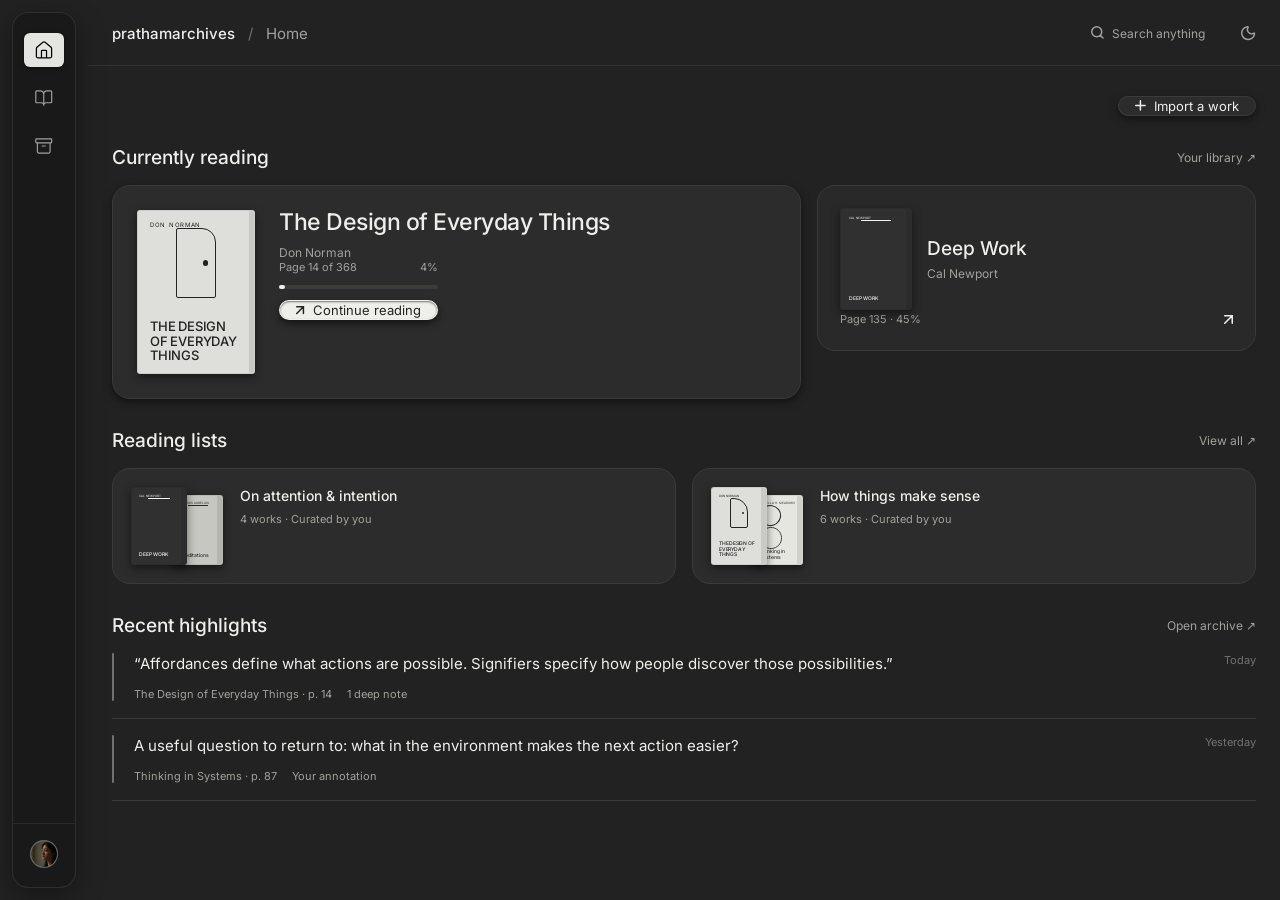
<file: design/index.html>
<!DOCTYPE html>
<html lang="en">
<head>
  <meta charset="UTF-8">
  <meta name="viewport" content="width=device-width, initial-scale=1.0">
  <meta name="description" content="Exported from Figma">
  <title>Home · prathamarchives</title>

  <link rel="stylesheet" href="styles/tokens.css?v=18">
  <link rel="stylesheet" href="styles/prototype.css?v=18">
  <link rel="stylesheet" href="styles/shell.css?v=18">
  <link rel="stylesheet" href="styles/motion.css?v=18">
  <link rel="stylesheet" href="styles/themes.css?v=18">
  <script src="motion.js?v=18" defer></script>
</head>
<body class="theme-dark" data-page="index.html">
<script>(function(){try{var t=sessionStorage.getItem('pa-theme');if(t==='theme-dark'||t==='theme-light'){document.body.classList.remove('theme-dark','theme-light');document.body.classList.add(t);}}catch(e){}})();</script>
<div class="home-dark-1">
<div class="study-shell-2">
<div class="navigation-rail-3">
<div class="rail-panel">
<div class="navigation-4">
<div class="destinations-8">
<a class="navigation-item-9" href="index.html">
<div class="house-10">
<img data-icon-dark="images/vector-11.svg?v=18" data-icon-light="images/vector-843.svg?v=18" src="images/vector-11.svg?v=18" class="vector-11" alt="Home" />
</div>
<p class="text-334 nav-label">Home</p>
</a>
<a class="navigation-item-12" href="library.html">
<div class="book-open-13">
<img data-icon-dark="images/vector-14.svg?v=18" data-icon-light="images/vector-846.svg?v=18" src="images/vector-14.svg?v=18" class="vector-14" alt="Library" />
</div>
<p class="text-338 nav-label">Library</p>
</a>
<a class="navigation-item-15" href="archive.html">
<div class="archive-16">
<img data-icon-dark="images/vector-17.svg?v=18" data-icon-light="images/vector-849.svg?v=18" src="images/vector-17.svg?v=18" class="vector-17" alt="Archive" />
</div>
<p class="text-342 nav-label">Archive</p>
</a>
</div>
<div class="rail-divider"></div>
<div class="identity-5">
<div class="avatar-6">
<img class="avatar-img" src="images/pfp.png?v=18" alt="prathamarchives" />
</div>
<p class="nav-label">prathamarchives</p>
</div>
</div>
  </div><!--/rail-panel--></div>
<div class="home-content-21">
<div class="welcome-22">
<div class="action-27">
<div class="plus-28">
<img src="images/vector-29.svg" class="vector-29" alt="vector" />
</div>
<p class="text-30"><span class="text-rgb-238-238-234">Import a work</span></p>
</div>
</div>
<div class="study-overview-31">
<div class="reading-space-32">
<div class="currently-reading-33">
<div class="section-heading-34">
<p class="text-35"><span class="text-rgb-238-238-234">Currently reading</span></p>
<a class="text-36 sec-link" href="library.html"><span class="text-rgb-161-161-156">Your library  ↗</span></a>
</div>
<div class="reading-cards-37">
<div class="continue-reading-38">
<div class="book-cover-39">
<p class="text-40"><span class="text-rgb-34-34-34">DON NORMAN</span></p>
<div class="door-study-41">
<div class="handle-42"></div>
</div>
<p class="text-43"><span class="text-rgb-34-34-34">THE DESIGN
OF EVERYDAY
THINGS</span></p>
<div class="spine-44"></div>
</div>
<div class="work-details-45">
<div class="book-information-46">
<p class="text-48"><span class="text-rgb-238-238-234">The Design of Everyday Things</span></p>
<p class="text-49"><span class="text-rgb-161-161-156">Don Norman</span></p>
</div>
<div class="reading-progress-50">
<div class="progress-labels-51">
<p class="text-52"><span class="text-rgb-161-161-156">Page 14 of 368</span></p>
<p class="text-53"><span class="text-rgb-161-161-156">4%</span></p>
</div>
<div class="progress-track-54">
<div class="progress-fill-55 fill-anim" style="width:4%"></div>
</div>
<div class="action-56">
<div class="arrow-up-right-57">
<img src="images/vector-58.svg" class="vector-58" alt="vector" />
</div>
<p class="text-59"><span class="text-rgb-36-36-36">Continue reading</span></p>
</div>
</div>
</div>
</div>
<div class="reading-card-60">
<div class="work-identity-61">
<div class="book-cover-62">
<p class="text-63"><span class="text-rgb-242-242-238">CAL NEWPORT</span></p>
<div class="rule-64"></div>
<p class="text-65"><span class="text-rgb-242-242-238">DEEP
WORK</span></p>
<div class="spine-66"></div>
</div>
<div class="book-information-67">
<p class="text-68"><span class="text-rgb-238-238-234">Deep Work</span></p>
<p class="text-69"><span class="text-rgb-161-161-156">Cal Newport</span></p>
</div>
</div>
<div class="reading-position-71">
<p class="text-72"><span class="text-rgb-161-161-156">Page 135 · 45%</span></p>
<div class="arrow-up-right-73">
<img src="images/vector-74.svg" class="vector-74" alt="vector" />
</div>
</div>
</div>
</div>
</div>
<div class="reading-lists-75">
<div class="section-heading-76">
<p class="text-77"><span class="text-rgb-238-238-234">Reading lists</span></p>
<a class="text-78 sec-link" href="library.html"><span class="text-rgb-161-161-156">View all  ↗</span></a>
</div>
<div class="lists-79">
<div class="reading-list-80">
<div class="book-stack-81">
<div class="book-cover-82">
<p class="text-83"><span class="text-rgb-242-242-238">CAL NEWPORT</span></p>
<div class="rule-84"></div>
<p class="text-85"><span class="text-rgb-242-242-238">DEEP
WORK</span></p>
<div class="spine-86"></div>
</div>
<div class="back-cover-87">
<div class="book-cover-88">
<p class="text-89"><span class="text-rgb-41-41-41">MARCUS AURELIUS</span></p>
<div class="rule-90"></div>
<p class="text-91"><span class="text-rgb-41-41-41">Meditations</span></p>
<div class="spine-92"></div>
</div>
</div>
</div>
<div class="list-details-93">
<p class="text-94"><span class="text-rgb-238-238-234">On attention &amp; intention</span></p>
<p class="text-95"><span class="text-rgb-161-161-156">4 works · Curated by you</span></p>
</div>
</div>
<div class="reading-list-96">
<div class="book-stack-97">
<div class="book-cover-98">
<p class="text-99"><span class="text-rgb-34-34-34">DON NORMAN</span></p>
<div class="door-study-100">
<div class="handle-101"></div>
</div>
<p class="text-102"><span class="text-rgb-34-34-34">THE DESIGN
OF EVERYDAY
THINGS</span></p>
<div class="spine-103"></div>
</div>
<div class="back-cover-104">
<div class="book-cover-105">
<p class="text-106"><span class="text-rgb-49-49-49">DONELLA H. MEADOWS</span></p>
<img src="images/system-107.svg" class="system-107" alt="system" />
<img src="images/system-108.svg" class="system-108" alt="system" />
<p class="text-109"><span class="text-rgb-49-49-49">Thinking
in Systems</span></p>
<div class="spine-110"></div>
</div>
</div>
</div>
<div class="list-details-111">
<p class="text-112"><span class="text-rgb-238-238-234">How things make sense</span></p>
<p class="text-113"><span class="text-rgb-161-161-156">6 works · Curated by you</span></p>
</div>
</div>
</div>
</div>
<div class="recent-highlights-114">
<div class="section-heading-115">
<p class="text-116"><span class="text-rgb-238-238-234">Recent highlights</span></p>
<a class="text-117 sec-link" href="archive.html"><span class="text-rgb-161-161-156">Open archive  ↗</span></a>
</div>
<div class="highlight-118">
<div class="passage-marker-119"></div>
<div class="passage-120">
<p class="text-121"><span class="text-rgb-238-238-234">“Affordances define what actions are possible. Signifiers specify how people discover those possibilities.”</span></p>
<div class="provenance-122">
<p class="text-123"><span class="text-rgb-161-161-156">The Design of Everyday Things · p. 14</span></p>
<p class="text-124"><span class="text-rgb-161-161-156">1 deep note</span></p>
</div>
</div>
<p class="text-125"><span class="text-rgb-114-114-112">Today</span></p>
</div>
<div class="highlight-126">
<div class="passage-marker-127"></div>
<div class="passage-128">
<p class="text-129"><span class="text-rgb-238-238-234">A useful question to return to: what in the environment makes the next action easier?</span></p>
<div class="provenance-130">
<p class="text-131"><span class="text-rgb-161-161-156">Thinking in Systems · p. 87</span></p>
<p class="text-132"><span class="text-rgb-161-161-156">Your annotation</span></p>
</div>
</div>
<p class="text-133"><span class="text-rgb-114-114-112">Yesterday</span></p>
</div>
</div>
</div>
</div>
</div>
<div class="workspace-header-160">
<div class="location-161">
<p class="text-162"><span class="text-rgb-238-238-234">prathamarchives</span></p>
<p class="text-163"><span class="text-rgb-114-114-112">/</span></p>
<p class="text-164"><span class="text-rgb-161-161-156">Home</span></p>
</div>
<div class="workspace-tools-165">
<div class="search-166" data-tip="Search anything">
<div class="search-167">
<img src="images/vector-168.svg" class="vector-168" alt="vector" />
</div>
<p class="text-169"><span class="text-rgb-161-161-156">Search anything</span></p>
</div>
<div class="divider-171"></div>
<a data-theme-toggle="1" class="moon-172" title="Switch theme" href="home-light.html"><img data-icon-dark="images/vector-173.svg?v=18" data-icon-light="images/vector-1005.svg?v=18" src="images/vector-173.svg?v=18" class="vector-173" alt="vector" /></a>
</div>
</div>
</div>
</div>

</body>
</html>
</file>
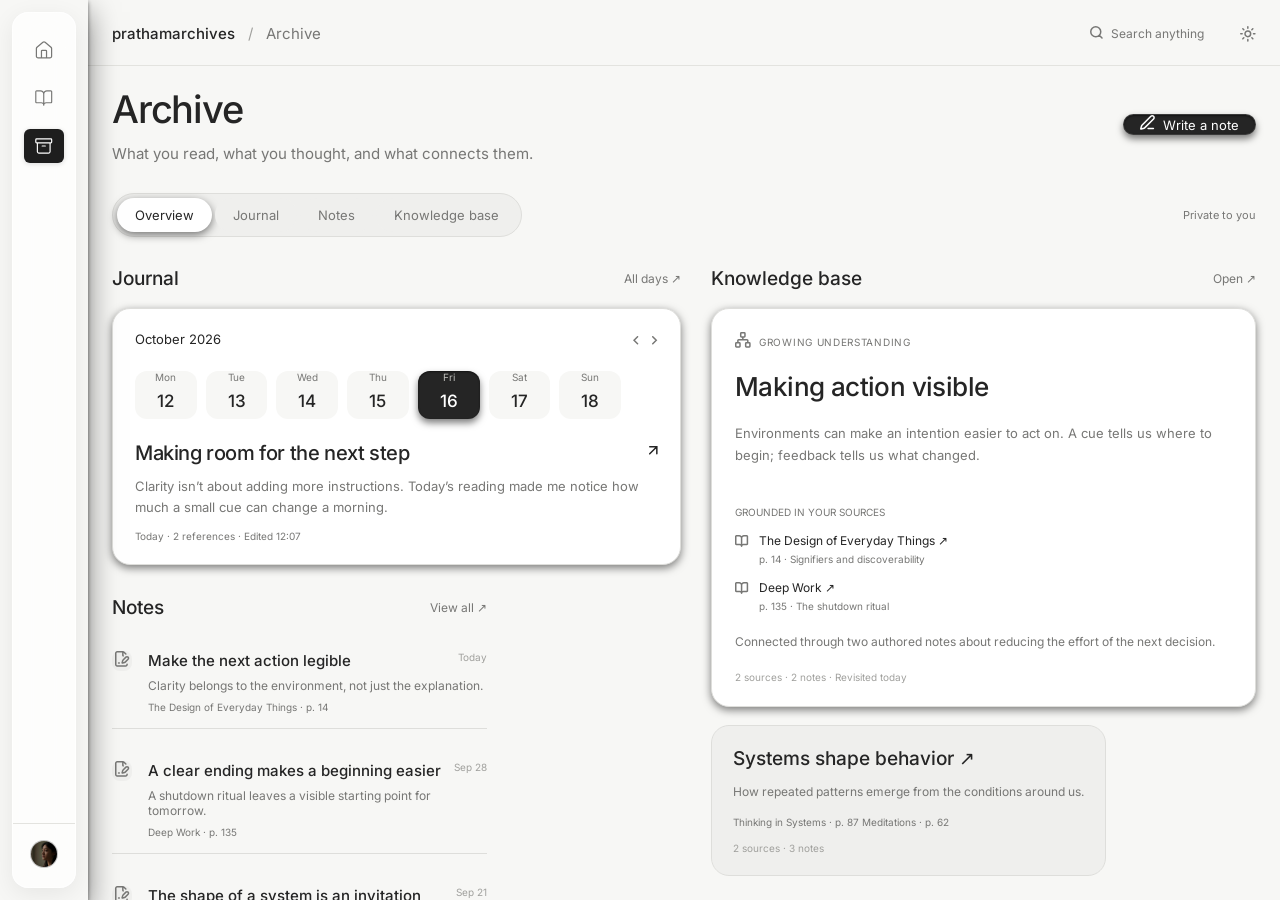
<file: design/archive.html>
<!DOCTYPE html>
<html lang="en">
<head>
  <meta charset="UTF-8">
  <meta name="viewport" content="width=device-width, initial-scale=1.0">
  <meta name="description" content="Exported from Figma">
  <title>Archive · prathamarchives</title>

  <link rel="stylesheet" href="styles/tokens.css?v=18">
  <link rel="stylesheet" href="styles/prototype.css?v=18">
  <link rel="stylesheet" href="styles/shell.css?v=18">
  <link rel="stylesheet" href="styles/motion.css?v=18">
  <link rel="stylesheet" href="styles/themes.css?v=18">
  <script src="motion.js?v=18" defer></script>
</head>
<body class="theme-light" data-page="archive.html">
<script>(function(){try{var t=sessionStorage.getItem('pa-theme');if(t==='theme-dark'||t==='theme-light'){document.body.classList.remove('theme-dark','theme-light');document.body.classList.add(t);}}catch(e){}})();</script>
<div class="archive-320">
<div class="study-shell-321">
<div class="expanded-navigation-322">
<div class="rail-panel">
<div class="navigation-323">
<div class="destinations-330">
<a class="navigation-item-331" href="index.html">
<div class="house-332">
<img data-icon-dark="images/vector-11.svg?v=18" data-icon-light="images/vector-333.svg?v=18" src="images/vector-333.svg?v=18" class="vector-333" alt="vector" />
</div>
<p class="text-334 nav-label">Home</p>
</a>
<a class="navigation-item-335" href="library.html">
<div class="book-open-336">
<img data-icon-dark="images/vector-14.svg?v=18" data-icon-light="images/vector-337.svg?v=18" src="images/vector-337.svg?v=18" class="vector-337" alt="vector" />
</div>
<p class="text-338 nav-label">Library</p>
</a>
<a class="navigation-item-339" href="archive.html">
<div class="archive-340">
<img data-icon-dark="images/vector-17.svg?v=18" data-icon-light="images/vector-341.svg?v=18" src="images/vector-341.svg?v=18" class="vector-341" alt="vector" />
</div>
<p class="text-342 nav-label">Archive</p>
</a>
</div>
<div class="rail-divider"></div>
<div class="identity-324">
<div class="avatar-325">
<img class="avatar-img" src="images/pfp.png?v=18" alt="prathamarchives" />
</div>
<p class="nav-label">prathamarchives</p>
</div>
</div>
  </div><!--/rail-panel--></div>
<div class="archive-content-347">
<div class="page-heading-348">
<div class="title-group-349">
<p class="text-350"><span class="text-rgb-37-37-37">Archive</span></p>
<p class="text-351"><span class="text-rgb-119-119-117">What you read, what you thought, and what connects them.</span></p>
</div>
<div class="action-352">
<div class="pen-line-353">
<img src="images/vector-354.svg" class="vector-354" alt="vector" />
</div>
<p class="text-355"><span class="text-white">Write a note</span></p>
</div>
</div>
<div class="archive-toolbar-356">
<div class="segmented-control-357">
<div class="segment-358">
<p class="text-359"><span class="text-rgb-37-37-37">Overview</span></p>
</div>
<div class="segment-360">
<p class="text-361"><span class="text-rgb-119-119-117">Journal</span></p>
</div>
<div class="segment-362">
<p class="text-363"><span class="text-rgb-119-119-117">Notes</span></p>
</div>
<div class="segment-364">
<p class="text-365"><span class="text-rgb-119-119-117">Knowledge base</span></p>
</div>
</div>
<p class="text-366"><span class="text-rgb-119-119-117">Private to you</span></p>
</div>
<div class="archive-overview-367">
<div class="authored-archive-368">
<div class="journal-369">
<div class="section-heading-370">
<p class="text-371"><span class="text-rgb-37-37-37">Journal</span></p>
<a class="text-372 sec-link" href="journal.html"><span class="text-rgb-119-119-117">All days  ↗</span></a>
</div>
<div class="day-collection-373">
<div class="week-heading-374">
<p class="text-375"><span class="text-rgb-37-37-37">October 2026</span></p>
<div class="calendar-navigation-376">
<div class="chevron-left-377">
<img src="images/vector-378.svg" class="vector-378" alt="vector" />
</div>
<div class="chevron-right-379">
<img src="images/vector-380.svg" class="vector-380" alt="vector" />
</div>
</div>
</div>
<div class="week-381">
<div class="day-382">
<p class="text-383"><span class="text-rgb-119-119-117">Mon</span></p>
<p class="text-384"><span class="text-rgb-37-37-37">12</span></p>
<div class="entry-indicator-385"></div>
</div>
<div class="day-386">
<p class="text-387"><span class="text-rgb-119-119-117">Tue</span></p>
<p class="text-388"><span class="text-rgb-37-37-37">13</span></p>
<div class="entry-indicator-389"></div>
</div>
<div class="day-390">
<p class="text-391"><span class="text-rgb-119-119-117">Wed</span></p>
<p class="text-392"><span class="text-rgb-37-37-37">14</span></p>
<div class="entry-indicator-393"></div>
</div>
<div class="day-394">
<p class="text-395"><span class="text-rgb-119-119-117">Thu</span></p>
<p class="text-396"><span class="text-rgb-37-37-37">15</span></p>
<div class="entry-indicator-397"></div>
</div>
<div class="day-398">
<p class="text-399"><span class="text-rgb-189-189-185">Fri</span></p>
<p class="text-400"><span class="text-white">16</span></p>
<div class="entry-indicator-401"></div>
</div>
<div class="day-402">
<p class="text-403"><span class="text-rgb-119-119-117">Sat</span></p>
<p class="text-404"><span class="text-rgb-37-37-37">17</span></p>
<div class="entry-indicator-405"></div>
</div>
<div class="day-406">
<p class="text-407"><span class="text-rgb-119-119-117">Sun</span></p>
<p class="text-408"><span class="text-rgb-37-37-37">18</span></p>
<div class="entry-indicator-409"></div>
</div>
</div>
<div class="today-s-entry-410">
<div class="entry-heading-411">
<p class="text-412"><span class="text-rgb-37-37-37">Making room for the next step</span></p>
<div class="arrow-up-right-413">
<img src="images/vector-414.svg" class="vector-414" alt="vector" />
</div>
</div>
<p class="text-415"><span class="text-rgb-119-119-117">Clarity isn’t about adding more instructions. Today’s reading made me notice how much a small cue can change a morning.</span></p>
<p class="text-416"><span class="text-rgb-119-119-117">Today · 2 references · Edited 12:07</span></p>
</div>
</div>
</div>
<div class="deep-notes-417">
<div class="section-heading-418">
<p class="text-419"><span class="text-rgb-37-37-37">Notes</span></p>
<p class="text-420"><span class="text-rgb-119-119-117">View all  ↗</span></p>
</div>
<div class="note-421">
<div class="note-symbol-422">
<div class="file-pen-line-423">
<img src="images/vector-424.svg" class="vector-424" alt="vector" />
</div>
</div>
<div class="note-details-425">
<div class="title-row-426">
<p class="text-427"><span class="text-rgb-37-37-37">Make the next action legible</span></p>
<p class="text-428"><span class="text-rgb-160-160-157">Today</span></p>
</div>
<p class="text-429"><span class="text-rgb-119-119-117">Clarity belongs to the environment, not just the explanation.</span></p>
<p class="text-430"><span class="text-rgb-119-119-117">The Design of Everyday Things · p. 14</span></p>
</div>
</div>
<div class="note-431">
<div class="note-symbol-432">
<div class="file-pen-line-433">
<img src="images/vector-434.svg" class="vector-434" alt="vector" />
</div>
</div>
<div class="note-details-435">
<div class="title-row-436">
<p class="text-437"><span class="text-rgb-37-37-37">A clear ending makes a beginning easier</span></p>
<p class="text-438"><span class="text-rgb-160-160-157">Sep 28</span></p>
</div>
<p class="text-439"><span class="text-rgb-119-119-117">A shutdown ritual leaves a visible starting point for tomorrow.</span></p>
<p class="text-440"><span class="text-rgb-119-119-117">Deep Work · p. 135</span></p>
</div>
</div>
<div class="note-441">
<div class="note-symbol-442">
<div class="file-pen-line-443">
<img src="images/vector-444.svg" class="vector-444" alt="vector" />
</div>
</div>
<div class="note-details-445">
<div class="title-row-446">
<p class="text-447"><span class="text-rgb-37-37-37">The shape of a system is an invitation</span></p>
<p class="text-448"><span class="text-rgb-160-160-157">Sep 21</span></p>
</div>
<p class="text-449"><span class="text-rgb-119-119-117">Look at the conditions that make a behavior likely to repeat.</span></p>
<p class="text-450"><span class="text-rgb-119-119-117">Thinking in Systems · p. 87</span></p>
</div>
</div>
</div>
</div>
<div class="knowledge-base-451">
<div class="section-heading-452">
<p class="text-453"><span class="text-rgb-37-37-37">Knowledge base</span></p>
<p class="text-454"><span class="text-rgb-119-119-117">Open  ↗</span></p>
</div>
<div class="growing-entity-455">
<div class="entity-status-456">
<div class="network-457">
<img src="images/vector-458.svg" class="vector-458" alt="vector" />
</div>
<p class="text-459"><span class="text-rgb-119-119-117">GROWING UNDERSTANDING</span></p>
</div>
<p class="text-460"><span class="text-rgb-37-37-37">Making action visible</span></p>
<p class="text-461"><span class="text-rgb-119-119-117">Environments can make an intention easier to act on. A cue tells us where to begin; feedback tells us what changed.</span></p>
<div class="divider-462"></div>
<div class="supporting-evidence-463">
<p class="text-464"><span class="text-rgb-119-119-117">GROUNDED IN YOUR SOURCES</span></p>
<div class="evidence-link-465">
<div class="book-open-466">
<img src="images/vector-467.svg" class="vector-467" alt="vector" />
</div>
<div class="source-details-468">
<p class="text-469"><span class="text-rgb-37-37-37">The Design of Everyday Things ↗</span></p>
<p class="text-470"><span class="text-rgb-119-119-117">p. 14 · Signifiers and discoverability</span></p>
</div>
</div>
<div class="evidence-link-471">
<div class="book-open-472">
<img src="images/vector-473.svg" class="vector-473" alt="vector" />
</div>
<div class="source-details-474">
<p class="text-475"><span class="text-rgb-37-37-37">Deep Work ↗</span></p>
<p class="text-476"><span class="text-rgb-119-119-117">p. 135 · The shutdown ritual</span></p>
</div>
</div>
</div>
<p class="text-477"><span class="text-rgb-119-119-117">Connected through two authored notes about reducing the effort of the next decision.</span></p>
<p class="text-478"><span class="text-rgb-160-160-157">2 sources · 2 notes · Revisited today</span></p>
</div>
<div class="growing-entity-479">
<p class="text-480"><span class="text-rgb-37-37-37">Systems shape behavior ↗</span></p>
<p class="text-481"><span class="text-rgb-119-119-117">How repeated patterns emerge from the conditions around us.</span></p>
<p class="text-482"><span class="text-rgb-119-119-117">Thinking in Systems · p. 87
Meditations · p. 62</span></p>
<p class="text-483"><span class="text-rgb-160-160-157">2 sources · 3 notes</span></p>
</div>
</div>
</div>
</div>
<div class="workspace-header-484">
<div class="location-485">
<p class="text-486"><span class="text-rgb-37-37-37">prathamarchives</span></p>
<p class="text-487"><span class="text-rgb-160-160-157">/</span></p>
<p class="text-488"><span class="text-rgb-119-119-117">Archive</span></p>
</div>
<div class="workspace-tools-489">
<div class="search-490" data-tip="Search anything">
<div class="search-491">
<img src="images/vector-492.svg" class="vector-492" alt="vector" />
</div>
<p class="text-493"><span class="text-rgb-119-119-117">Search anything</span></p>
</div>
<div class="divider-495"></div>
<a data-theme-toggle="1" class="sun-496" title="Switch theme" href="index.html"><img data-icon-dark="images/vector-173.svg?v=18" data-icon-light="images/vector-1005.svg?v=18" src="images/vector-1005.svg?v=18" class="vector-497" alt="vector" /></a>
</div>
</div>
</div>
</div>

</body>
</html>
</file>
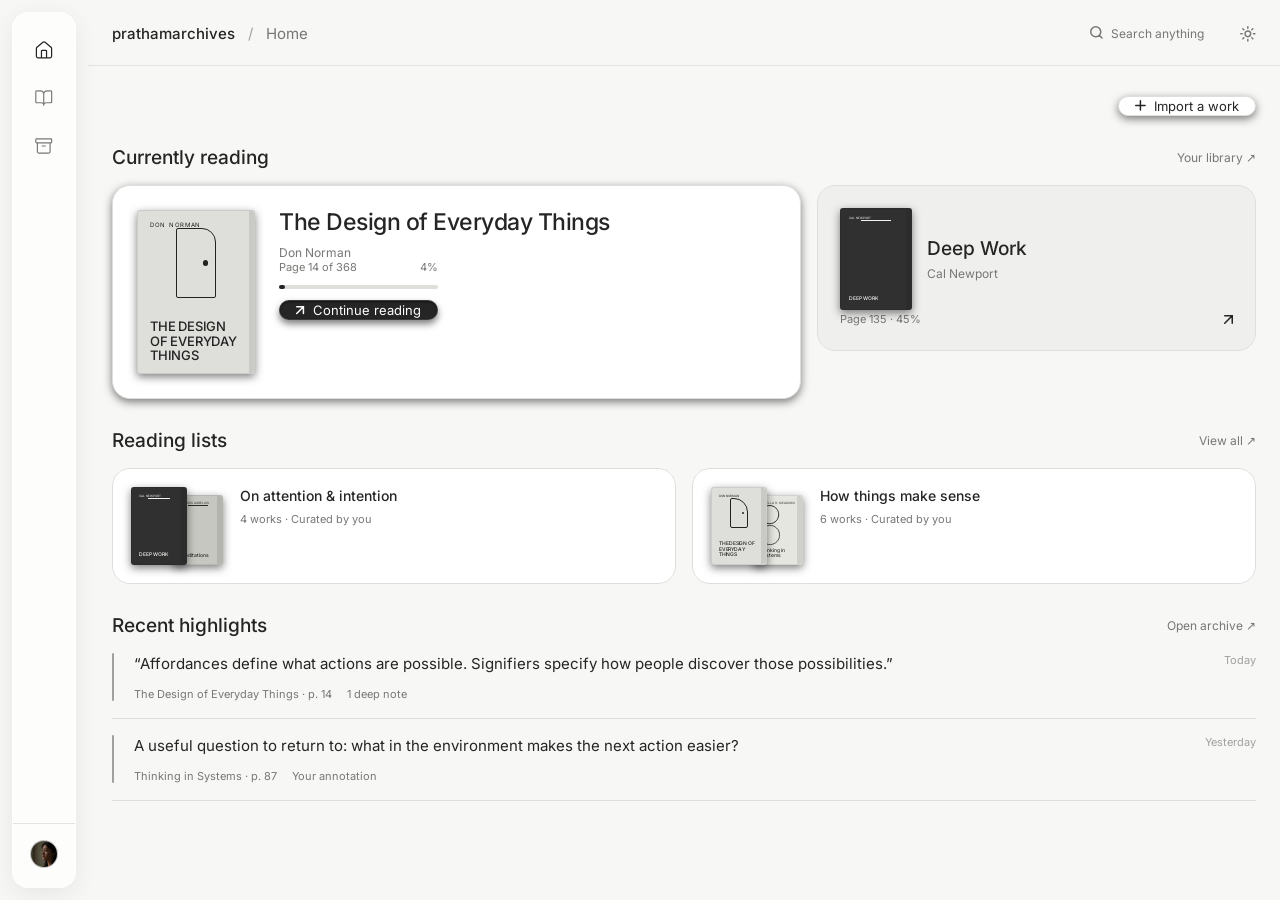
<file: design/home-light.html>
<!DOCTYPE html>
<html lang="en">
<head>
  <meta charset="UTF-8">
  <meta name="viewport" content="width=device-width, initial-scale=1.0">
  <meta name="description" content="Exported from Figma">
  <title>Home · prathamarchives</title>

  <link rel="stylesheet" href="styles/tokens.css?v=18">
  <link rel="stylesheet" href="styles/prototype.css?v=18">
  <link rel="stylesheet" href="styles/shell.css?v=18">
  <link rel="stylesheet" href="styles/motion.css?v=18">
  <link rel="stylesheet" href="styles/themes.css?v=18">
  <script src="motion.js?v=18" defer></script>
</head>
<body class="theme-light" data-page="home-light.html">
<script>(function(){try{var t=sessionStorage.getItem('pa-theme');if(t==='theme-dark'||t==='theme-light'){document.body.classList.remove('theme-dark','theme-light');document.body.classList.add(t);}}catch(e){}})();</script>
<div class="home-833">
<div class="study-shell-834">
<div class="navigation-rail-835">
<div class="rail-panel">
<div class="navigation-836">
<div class="destinations-840">
<a class="navigation-item-841" href="index.html">
<div class="house-842">
<img data-icon-dark="images/vector-11.svg?v=18" data-icon-light="images/vector-843.svg?v=18" src="images/vector-843.svg?v=18" class="vector-843" alt="vector" />
</div>
<p class="text-334 nav-label">Home</p>
</a>
<a class="navigation-item-844" href="library.html">
<div class="book-open-845">
<img data-icon-dark="images/vector-14.svg?v=18" data-icon-light="images/vector-846.svg?v=18" src="images/vector-846.svg?v=18" class="vector-846" alt="vector" />
</div>
<p class="text-338 nav-label">Library</p>
</a>
<a class="navigation-item-847" href="archive.html">
<div class="archive-848">
<img data-icon-dark="images/vector-17.svg?v=18" data-icon-light="images/vector-849.svg?v=18" src="images/vector-849.svg?v=18" class="vector-849" alt="vector" />
</div>
<p class="text-342 nav-label">Archive</p>
</a>
</div>
<div class="rail-divider"></div>
<div class="identity-837">
<div class="avatar-838">
<img class="avatar-img" src="images/pfp.png?v=18" alt="prathamarchives" />
</div>
<p class="nav-label">prathamarchives</p>
</div>
</div>
  </div><!--/rail-panel--></div>
<div class="home-content-853">
<div class="welcome-854">
<div class="action-859">
<div class="plus-860">
<img src="images/vector-861.svg" class="vector-861" alt="vector" />
</div>
<p class="text-862"><span class="text-rgb-37-37-37">Import a work</span></p>
</div>
</div>
<div class="study-overview-863">
<div class="reading-space-864">
<div class="currently-reading-865">
<div class="section-heading-866">
<p class="text-867"><span class="text-rgb-37-37-37">Currently reading</span></p>
<p class="text-868"><span class="text-rgb-119-119-117">Your library  ↗</span></p>
</div>
<div class="reading-cards-869">
<div class="continue-reading-870">
<div class="book-cover-871">
<p class="text-872"><span class="text-rgb-34-34-34">DON NORMAN</span></p>
<div class="door-study-873">
<div class="handle-874"></div>
</div>
<p class="text-875"><span class="text-rgb-34-34-34">THE DESIGN
OF EVERYDAY
THINGS</span></p>
<div class="spine-876"></div>
</div>
<div class="work-details-877">
<div class="book-information-878">
<p class="text-880"><span class="text-rgb-37-37-37">The Design of Everyday Things</span></p>
<p class="text-881"><span class="text-rgb-119-119-117">Don Norman</span></p>
</div>
<div class="reading-progress-882">
<div class="progress-labels-883">
<p class="text-884"><span class="text-rgb-119-119-117">Page 14 of 368</span></p>
<p class="text-885"><span class="text-rgb-119-119-117">4%</span></p>
</div>
<div class="progress-track-886">
<div class="progress-fill-887 fill-anim" style="width:4%"></div>
</div>
<div class="action-888">
<div class="arrow-up-right-889">
<img src="images/vector-890.svg" class="vector-890" alt="vector" />
</div>
<p class="text-891"><span class="text-white">Continue reading</span></p>
</div>
</div>
</div>
</div>
<div class="reading-card-892">
<div class="work-identity-893">
<div class="book-cover-894">
<p class="text-895"><span class="text-rgb-242-242-238">CAL NEWPORT</span></p>
<div class="rule-896"></div>
<p class="text-897"><span class="text-rgb-242-242-238">DEEP
WORK</span></p>
<div class="spine-898"></div>
</div>
<div class="book-information-899">
<p class="text-900"><span class="text-rgb-37-37-37">Deep Work</span></p>
<p class="text-901"><span class="text-rgb-119-119-117">Cal Newport</span></p>
</div>
</div>
<div class="reading-position-903">
<p class="text-904"><span class="text-rgb-119-119-117">Page 135 · 45%</span></p>
<div class="arrow-up-right-905">
<img src="images/vector-906.svg" class="vector-906" alt="vector" />
</div>
</div>
</div>
</div>
</div>
<div class="reading-lists-907">
<div class="section-heading-908">
<p class="text-909"><span class="text-rgb-37-37-37">Reading lists</span></p>
<p class="text-910"><span class="text-rgb-119-119-117">View all  ↗</span></p>
</div>
<div class="lists-911">
<div class="reading-list-912">
<div class="book-stack-913">
<div class="book-cover-914">
<p class="text-915"><span class="text-rgb-242-242-238">CAL NEWPORT</span></p>
<div class="rule-916"></div>
<p class="text-917"><span class="text-rgb-242-242-238">DEEP
WORK</span></p>
<div class="spine-918"></div>
</div>
<div class="back-cover-919">
<div class="book-cover-920">
<p class="text-921"><span class="text-rgb-41-41-41">MARCUS AURELIUS</span></p>
<div class="rule-922"></div>
<p class="text-923"><span class="text-rgb-41-41-41">Meditations</span></p>
<div class="spine-924"></div>
</div>
</div>
</div>
<div class="list-details-925">
<p class="text-926"><span class="text-rgb-37-37-37">On attention &amp; intention</span></p>
<p class="text-927"><span class="text-rgb-119-119-117">4 works · Curated by you</span></p>
</div>
</div>
<div class="reading-list-928">
<div class="book-stack-929">
<div class="book-cover-930">
<p class="text-931"><span class="text-rgb-34-34-34">DON NORMAN</span></p>
<div class="door-study-932">
<div class="handle-933"></div>
</div>
<p class="text-934"><span class="text-rgb-34-34-34">THE DESIGN
OF EVERYDAY
THINGS</span></p>
<div class="spine-935"></div>
</div>
<div class="back-cover-936">
<div class="book-cover-937">
<p class="text-938"><span class="text-rgb-49-49-49">DONELLA H. MEADOWS</span></p>
<img src="images/system-939.svg" class="system-939" alt="system" />
<img src="images/system-940.svg" class="system-940" alt="system" />
<p class="text-941"><span class="text-rgb-49-49-49">Thinking
in Systems</span></p>
<div class="spine-942"></div>
</div>
</div>
</div>
<div class="list-details-943">
<p class="text-944"><span class="text-rgb-37-37-37">How things make sense</span></p>
<p class="text-945"><span class="text-rgb-119-119-117">6 works · Curated by you</span></p>
</div>
</div>
</div>
</div>
<div class="recent-highlights-946">
<div class="section-heading-947">
<p class="text-948"><span class="text-rgb-37-37-37">Recent highlights</span></p>
<p class="text-949"><span class="text-rgb-119-119-117">Open archive  ↗</span></p>
</div>
<div class="highlight-950">
<div class="passage-marker-951"></div>
<div class="passage-952">
<p class="text-953"><span class="text-rgb-37-37-37">“Affordances define what actions are possible. Signifiers specify how people discover those possibilities.”</span></p>
<div class="provenance-954">
<p class="text-955"><span class="text-rgb-119-119-117">The Design of Everyday Things · p. 14</span></p>
<p class="text-956"><span class="text-rgb-119-119-117">1 deep note</span></p>
</div>
</div>
<p class="text-957"><span class="text-rgb-160-160-157">Today</span></p>
</div>
<div class="highlight-958">
<div class="passage-marker-959"></div>
<div class="passage-960">
<p class="text-961"><span class="text-rgb-37-37-37">A useful question to return to: what in the environment makes the next action easier?</span></p>
<div class="provenance-962">
<p class="text-963"><span class="text-rgb-119-119-117">Thinking in Systems · p. 87</span></p>
<p class="text-964"><span class="text-rgb-119-119-117">Your annotation</span></p>
</div>
</div>
<p class="text-965"><span class="text-rgb-160-160-157">Yesterday</span></p>
</div>
</div>
</div>
</div>
</div>
<div class="workspace-header-992">
<div class="location-993">
<p class="text-994"><span class="text-rgb-37-37-37">prathamarchives</span></p>
<p class="text-995"><span class="text-rgb-160-160-157">/</span></p>
<p class="text-996"><span class="text-rgb-119-119-117">Home</span></p>
</div>
<div class="workspace-tools-997">
<div class="search-998" data-tip="Search anything">
<div class="search-999">
<img src="images/vector-1000.svg" class="vector-1000" alt="vector" />
</div>
<p class="text-1001"><span class="text-rgb-119-119-117">Search anything</span></p>
</div>
<div class="divider-1003"></div>
<a data-theme-toggle="1" class="sun-1004" title="Switch theme" href="index.html"><img data-icon-dark="images/vector-173.svg?v=18" data-icon-light="images/vector-1005.svg?v=18" src="images/vector-1005.svg?v=18" class="vector-1005" alt="vector" /></a>
</div>
</div>
</div>
</div>

</body>
</html>
</file>
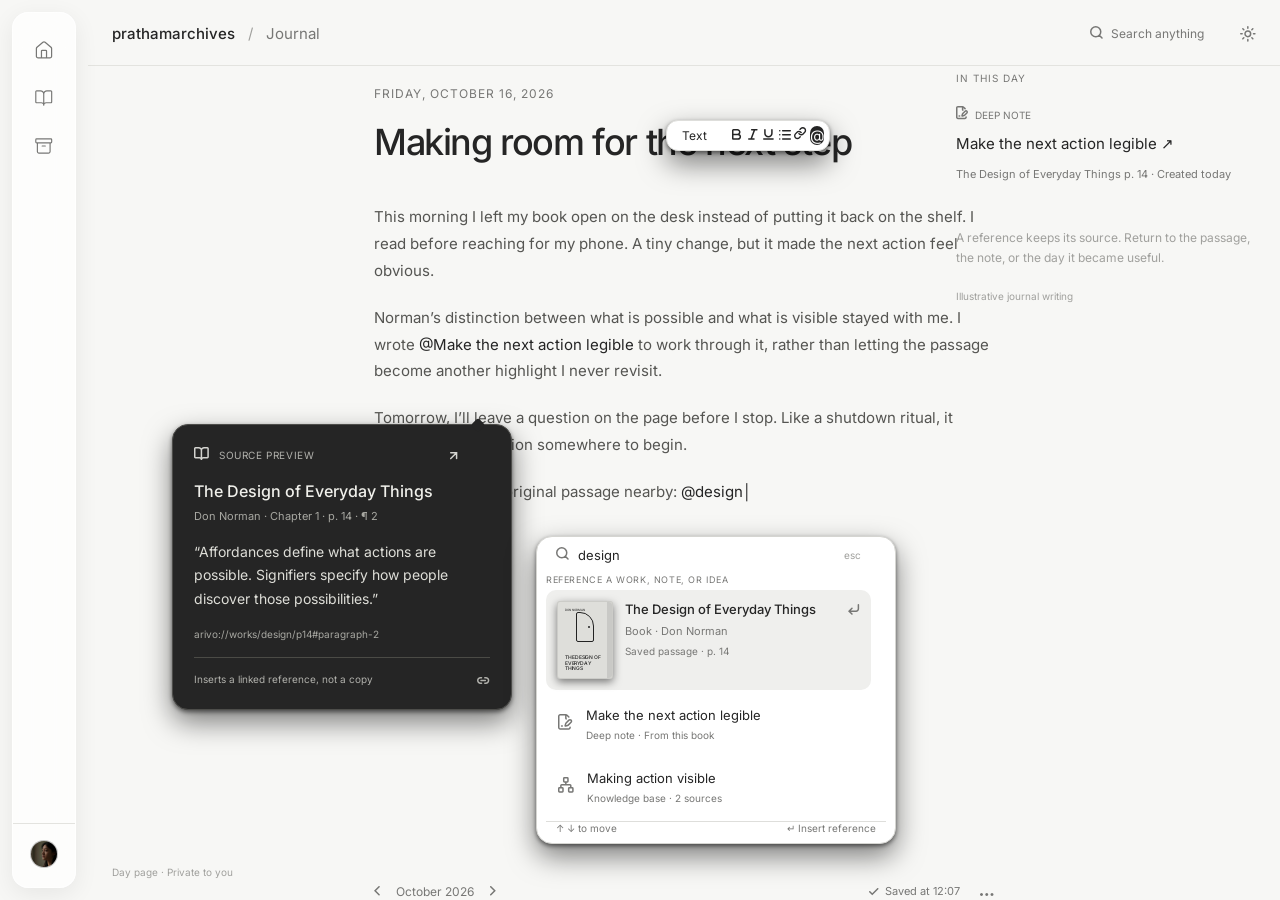
<file: design/journal.html>
<!DOCTYPE html>
<html lang="en">
<head>
  <meta charset="UTF-8">
  <meta name="viewport" content="width=device-width, initial-scale=1.0">
  <meta name="description" content="Exported from Figma">
  <title>Journal · prathamarchives</title>

  <link rel="stylesheet" href="styles/tokens.css?v=18">
  <link rel="stylesheet" href="styles/prototype.css?v=18">
  <link rel="stylesheet" href="styles/shell.css?v=18">
  <link rel="stylesheet" href="styles/motion.css?v=18">
  <link rel="stylesheet" href="styles/themes.css?v=18">
  <script src="motion.js?v=18" defer></script>
</head>
<body class="theme-light" data-page="journal.html">
<script>(function(){try{var t=sessionStorage.getItem('pa-theme');if(t==='theme-dark'||t==='theme-light'){document.body.classList.remove('theme-dark','theme-light');document.body.classList.add(t);}}catch(e){}})();</script>
<div class="node-174">
<div class="study-shell-175">
<div class="navigation-rail-176">
<div class="rail-panel">
<div class="navigation-177">
<div class="destinations-181">
<a class="navigation-item-182" href="index.html">
<div class="house-183">
<img data-icon-dark="images/vector-11.svg?v=18" data-icon-light="images/vector-184.svg?v=18" src="images/vector-184.svg?v=18" class="vector-184" alt="vector" />
</div>
<p class="text-334 nav-label">Home</p>
</a>
<a class="navigation-item-185" href="library.html">
<div class="book-open-186">
<img data-icon-dark="images/vector-14.svg?v=18" data-icon-light="images/vector-187.svg?v=18" src="images/vector-187.svg?v=18" class="vector-187" alt="vector" />
</div>
<p class="text-338 nav-label">Library</p>
</a>
<a class="navigation-item-188" href="archive.html">
<div class="archive-189">
<img data-icon-dark="images/vector-17.svg?v=18" data-icon-light="images/vector-190.svg?v=18" src="images/vector-190.svg?v=18" class="vector-190" alt="vector" />
</div>
<p class="text-342 nav-label">Archive</p>
</a>
</div>
<div class="rail-divider"></div>
<div class="identity-178">
<div class="avatar-179">
<img class="avatar-img" src="images/pfp.png?v=18" alt="prathamarchives" />
</div>
<p class="nav-label">prathamarchives</p>
</div>
</div>
  </div><!--/rail-panel--></div>
<div class="day-page-footer-194">
<p class="text-195"><span class="text-rgb-160-160-157">Day page · Private to you</span></p>
</div>
<div class="node-196">
<div class="preview-pointer-197"></div>
<div class="node-198">
<div class="book-open-199">
<img src="images/vector-200.svg" class="vector-200" alt="vector" />
</div>
<p class="text-201"><span class="text-rgb-177-177-172">SOURCE PREVIEW</span></p>
<div class="arrow-up-right-202">
<img src="images/vector-203.svg" class="vector-203" alt="vector" />
</div>
</div>
<div class="source-identity-204">
<p class="text-205"><span class="text-rgb-240-240-235">The Design of Everyday Things</span></p>
<p class="text-206"><span class="text-rgb-168-168-162">Don Norman · Chapter 1 · p. 14 · ¶ 2</span></p>
</div>
<p class="text-207"><span class="text-rgb-222-222-216">“Affordances define what actions are possible. Signifiers specify how people discover those possibilities.”</span></p>
<p class="text-208"><span class="text-rgb-168-168-162">arivo://works/design/p14#paragraph-2</span></p>
<div class="insertion-mode-209">
<p class="text-210"><span class="text-rgb-177-177-172">Inserts a linked reference, not a copy</span></p>
<div class="link-2-211">
<img src="images/vector-212.svg" class="vector-212" alt="vector" />
</div>
</div>
</div>
<div class="reference-picker-213">
<div class="reference-search-214">
<div class="search-215">
<img src="images/vector-216.svg" class="vector-216" alt="vector" />
</div>
<p class="text-217"><span class="text-rgb-37-37-37">design</span></p>
<p class="text-218"><span class="text-rgb-160-160-157">esc</span></p>
</div>
<div class="search-divider-219"></div>
<p class="text-220"><span class="text-rgb-119-119-117">REFERENCE A WORK, NOTE, OR IDEA</span></p>
<div class="selected-result-221">
<div class="book-cover-222">
<p class="text-223"><span class="text-rgb-34-34-34">DON NORMAN</span></p>
<div class="door-study-224">
<div class="handle-225"></div>
</div>
<p class="text-226"><span class="text-rgb-34-34-34">THE DESIGN
OF EVERYDAY
THINGS</span></p>
<div class="spine-227"></div>
</div>
<div class="result-details-228">
<p class="text-229"><span class="text-rgb-37-37-37">The Design of Everyday Things</span></p>
<p class="text-230"><span class="text-rgb-119-119-117">Book · Don Norman</span></p>
<p class="text-231"><span class="text-rgb-119-119-117">Saved passage · p. 14</span></p>
</div>
<div class="corner-down-left-232">
<img src="images/vector-233.svg" class="vector-233" alt="vector" />
</div>
</div>
<div class="reference-result-234">
<div class="file-pen-line-235">
<img src="images/vector-236.svg" class="vector-236" alt="vector" />
</div>
<div class="result-details-237">
<p class="text-238"><span class="text-rgb-37-37-37">Make the next action legible</span></p>
<p class="text-239"><span class="text-rgb-119-119-117">Deep note · From this book</span></p>
</div>
</div>
<div class="reference-result-240">
<div class="network-241">
<img src="images/vector-242.svg" class="vector-242" alt="vector" />
</div>
<div class="result-details-243">
<p class="text-244"><span class="text-rgb-37-37-37">Making action visible</span></p>
<p class="text-245"><span class="text-rgb-119-119-117">Knowledge base · 2 sources</span></p>
</div>
</div>
<div class="picker-instructions-246">
<p class="text-247"><span class="text-rgb-119-119-117">↑ ↓ to move</span></p>
<p class="text-248"><span class="text-rgb-119-119-117">↵ Insert reference</span></p>
</div>
</div>
<div class="node-249">
<div class="text-style-250">
<p class="text-251"><span class="text-rgb-37-37-37">Text</span></p>
<div class="chevron-down-252">
<img src="images/vector-253.svg" class="vector-253" alt="vector" />
</div>
</div>
<div class="tool-divider-254"></div>
<div class="formatting-action-255">
<div class="bold-256">
<img src="images/vector-257.svg" class="vector-257" alt="vector" />
</div>
</div>
<div class="formatting-action-258">
<div class="italic-259">
<img src="images/vector-260.svg" class="vector-260" alt="vector" />
</div>
</div>
<div class="formatting-action-261">
<div class="underline-262">
<img src="images/vector-263.svg" class="vector-263" alt="vector" />
</div>
</div>
<div class="formatting-action-264">
<div class="list-265">
<img src="images/vector-266.svg" class="vector-266" alt="vector" />
</div>
</div>
<div class="formatting-action-267">
<div class="link-268">
<img src="images/vector-269.svg" class="vector-269" alt="vector" />
</div>
</div>
<div class="reference-action-270">
<p class="text-271"><span class="text-white">@</span></p>
</div>
</div>
<div class="day-context-272">
<p class="text-273"><span class="text-rgb-119-119-117">IN THIS DAY</span></p>
<div class="existing-reference-274">
<div class="reference-type-275">
<div class="file-pen-line-276">
<img src="images/vector-277.svg" class="vector-277" alt="vector" />
</div>
<p class="text-278"><span class="text-rgb-119-119-117">DEEP NOTE</span></p>
</div>
<p class="text-279"><span class="text-rgb-37-37-37">Make the next action legible ↗</span></p>
<p class="text-280"><span class="text-rgb-119-119-117">The Design of Everyday Things
p. 14 · Created today</span></p>
</div>
<div class="divider-281"></div>
<p class="text-282"><span class="text-rgb-160-160-157">A reference keeps its source.
Return to the passage, the note, or the day it became useful.</span></p>
<p class="text-283"><span class="text-rgb-160-160-157">Illustrative journal writing</span></p>
</div>
<div class="authored-day-page-284">
<p class="text-285"><span class="text-rgb-119-119-117">FRIDAY, OCTOBER 16, 2026</span></p>
<p class="text-286"><span class="text-rgb-37-37-37">Making room for the next step</span></p>
<div class="writing-tool-space-287"></div>
<p class="text-288"><span class="text-rgb-85-85-82">This morning I left my book open on the desk instead of putting it back on the shelf. I read before reaching for my phone. A tiny change, but it made the next action feel obvious.</span></p>
<p class="text-289"><span class="text-rgb-85-85-82">Norman’s distinction between what is possible and what is visible stayed with me. I wrote </span><span class="text-rgb-37-37-37">@Make the next action legible</span><span class="text-rgb-85-85-82"> to work through it, rather than letting the passage become another highlight I never revisit.</span></p>
<p class="text-290"><span class="text-rgb-85-85-82">Tomorrow, I’ll leave a question on the page before I stop. Like a shutdown ritual, it gives the next session somewhere to begin.</span></p>
<p class="text-291"><span class="text-rgb-85-85-82">I want to keep the original passage nearby: </span><span class="text-rgb-37-37-37">@design│</span></p>
</div>
<div class="day-navigation-292">
<div class="date-navigation-293">
<div class="chevron-left-294">
<img src="images/vector-295.svg" class="vector-295" alt="vector" />
</div>
<p class="text-296"><span class="text-rgb-119-119-117">October 2026</span></p>
<div class="chevron-right-297">
<img src="images/vector-298.svg" class="vector-298" alt="vector" />
</div>
</div>
<div class="document-state-299">
<div class="save-status-300">
<div class="check-301">
<img src="images/vector-302.svg" class="vector-302" alt="vector" />
</div>
<p class="text-303"><span class="text-rgb-119-119-117">Saved at 12:07</span></p>
</div>
<div class="ellipsis-304">
<img src="images/vector-305.svg" class="vector-305" alt="vector" />
</div>
</div>
</div>
<div class="workspace-header-306">
<div class="location-307">
<p class="text-308"><span class="text-rgb-37-37-37">prathamarchives</span></p>
<p class="text-309"><span class="text-rgb-160-160-157">/</span></p>
<p class="text-310"><span class="text-rgb-119-119-117">Journal</span></p>
</div>
<div class="workspace-tools-311">
<div class="search-312" data-tip="Search anything">
<div class="search-313">
<img src="images/vector-314.svg" class="vector-314" alt="vector" />
</div>
<p class="text-315"><span class="text-rgb-119-119-117">Search anything</span></p>
</div>
<div class="divider-317"></div>
<a data-theme-toggle="1" class="sun-318" title="Switch theme" href="index.html"><img data-icon-dark="images/vector-173.svg?v=18" data-icon-light="images/vector-1005.svg?v=18" src="images/vector-1005.svg?v=18" class="vector-319" alt="vector" /></a>
</div>
</div>
</div>
</div>

</body>
</html>
</file>
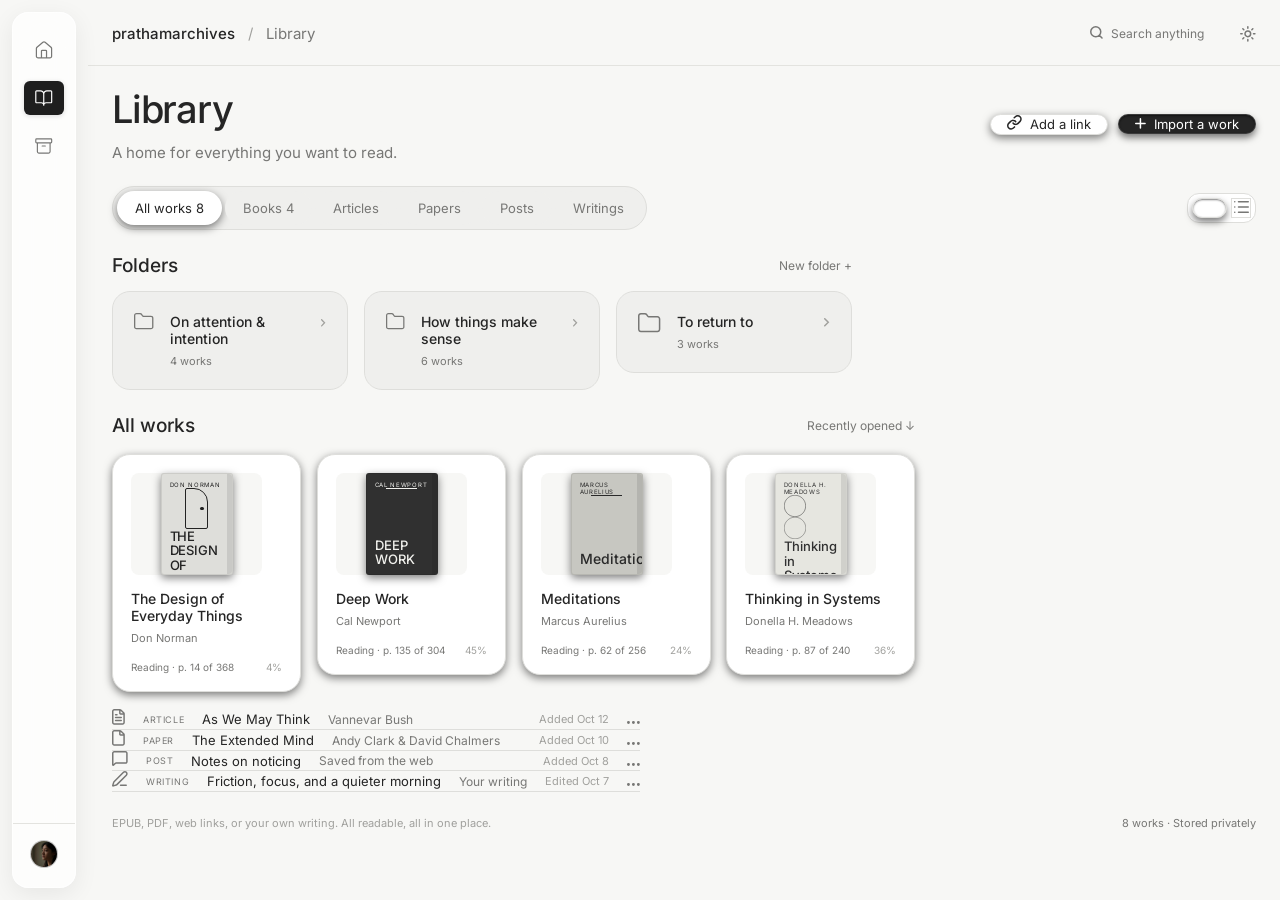
<file: design/library.html>
<!DOCTYPE html>
<html lang="en">
<head>
  <meta charset="UTF-8">
  <meta name="viewport" content="width=device-width, initial-scale=1.0">
  <meta name="description" content="Exported from Figma">
  <title>Library · prathamarchives</title>

  <link rel="stylesheet" href="styles/tokens.css?v=18">
  <link rel="stylesheet" href="styles/prototype.css?v=18">
  <link rel="stylesheet" href="styles/shell.css?v=18">
  <link rel="stylesheet" href="styles/motion.css?v=18">
  <link rel="stylesheet" href="styles/themes.css?v=18">
  <script src="motion.js?v=18" defer></script>
</head>
<body class="theme-light" data-page="library.html">
<script>(function(){try{var t=sessionStorage.getItem('pa-theme');if(t==='theme-dark'||t==='theme-light'){document.body.classList.remove('theme-dark','theme-light');document.body.classList.add(t);}}catch(e){}})();</script>
<div class="library-636">
<div class="study-shell-637">
<div class="navigation-rail-638">
<div class="rail-panel">
<div class="navigation-639">
<div class="destinations-643">
<a class="navigation-item-644" href="index.html">
<div class="house-645">
<img data-icon-dark="images/vector-11.svg?v=18" data-icon-light="images/vector-646.svg?v=18" src="images/vector-646.svg?v=18" class="vector-646" alt="vector" />
</div>
<p class="text-334 nav-label">Home</p>
</a>
<a class="navigation-item-647" href="library.html">
<div class="book-open-648">
<img data-icon-dark="images/vector-14.svg?v=18" data-icon-light="images/vector-649.svg?v=18" src="images/vector-649.svg?v=18" class="vector-649" alt="vector" />
</div>
<p class="text-338 nav-label">Library</p>
</a>
<a class="navigation-item-650" href="archive.html">
<div class="archive-651">
<img data-icon-dark="images/vector-17.svg?v=18" data-icon-light="images/vector-652.svg?v=18" src="images/vector-652.svg?v=18" class="vector-652" alt="vector" />
</div>
<p class="text-342 nav-label">Archive</p>
</a>
</div>
<div class="rail-divider"></div>
<div class="identity-640">
<div class="avatar-641">
<img class="avatar-img" src="images/pfp.png?v=18" alt="prathamarchives" />
</div>
<p class="nav-label">prathamarchives</p>
</div>
</div>
  </div><!--/rail-panel--></div>
<div class="library-content-656">
<div class="page-heading-657">
<div class="title-group-658">
<p class="text-659"><span class="text-rgb-37-37-37">Library</span></p>
<p class="text-660"><span class="text-rgb-119-119-117">A home for everything you want to read.</span></p>
</div>
<div class="library-actions-661">
<div class="action-662">
<div class="link-663">
<img src="images/vector-664.svg" class="vector-664" alt="vector" />
</div>
<p class="text-665"><span class="text-rgb-37-37-37">Add a link</span></p>
</div>
<div class="action-666">
<div class="plus-667">
<img src="images/vector-668.svg" class="vector-668" alt="vector" />
</div>
<p class="text-669"><span class="text-white">Import a work</span></p>
</div>
</div>
</div>
<div class="format-toolbar-670">
<div class="segmented-control-671">
<div class="segment-672">
<p class="text-673"><span class="text-rgb-37-37-37">All works  8</span></p>
</div>
<div class="segment-674">
<p class="text-675"><span class="text-rgb-119-119-117">Books  4</span></p>
</div>
<div class="segment-676">
<p class="text-677"><span class="text-rgb-119-119-117">Articles</span></p>
</div>
<div class="segment-678">
<p class="text-679"><span class="text-rgb-119-119-117">Papers</span></p>
</div>
<div class="segment-680">
<p class="text-681"><span class="text-rgb-119-119-117">Posts</span></p>
</div>
<div class="segment-682">
<p class="text-683"><span class="text-rgb-119-119-117">Writings</span></p>
</div>
</div>
<div class="view-switcher-684">
<div class="action-685">
<div class="grid-2x2-686">
<img src="images/vector-687.svg" class="vector-687" alt="vector" />
</div>
</div>
<div class="list-view-688">
<div class="list-689">
<img src="images/vector-690.svg" class="vector-690" alt="vector" />
</div>
</div>
</div>
</div>
<div class="folders-691">
<div class="section-heading-692">
<p class="text-693"><span class="text-rgb-37-37-37">Folders</span></p>
<p class="text-694"><span class="text-rgb-119-119-117">New folder  +</span></p>
</div>
<div class="folder-collection-695">
<div class="folder-696">
<div class="folder-697">
<img src="images/vector-698.svg" class="vector-698" alt="vector" />
</div>
<div class="folder-details-699">
<p class="text-700"><span class="text-rgb-37-37-37">On attention &amp; intention</span></p>
<p class="text-701"><span class="text-rgb-119-119-117">4 works</span></p>
</div>
<div class="chevron-right-702">
<img src="images/vector-703.svg" class="vector-703" alt="vector" />
</div>
</div>
<div class="folder-704">
<div class="folder-705">
<img src="images/vector-706.svg" class="vector-706" alt="vector" />
</div>
<div class="folder-details-707">
<p class="text-708"><span class="text-rgb-37-37-37">How things make sense</span></p>
<p class="text-709"><span class="text-rgb-119-119-117">6 works</span></p>
</div>
<div class="chevron-right-710">
<img src="images/vector-711.svg" class="vector-711" alt="vector" />
</div>
</div>
<div class="folder-712">
<div class="folder-713">
<img src="images/vector-714.svg" class="vector-714" alt="vector" />
</div>
<div class="folder-details-715">
<p class="text-716"><span class="text-rgb-37-37-37">To return to</span></p>
<p class="text-717"><span class="text-rgb-119-119-117">3 works</span></p>
</div>
<div class="chevron-right-718">
<img src="images/vector-719.svg" class="vector-719" alt="vector" />
</div>
</div>
</div>
</div>
<div class="all-works-720">
<div class="section-heading-721">
<p class="text-722"><span class="text-rgb-37-37-37">All works</span></p>
<p class="text-723"><span class="text-rgb-119-119-117">Recently opened  ↓</span></p>
</div>
<div class="book-shelf-724">
<div class="work-725">
<div class="cover-stage-726">
<div class="book-cover-727">
<p class="text-728"><span class="text-rgb-34-34-34">DON NORMAN</span></p>
<div class="door-study-729">
<div class="handle-730"></div>
</div>
<p class="text-731"><span class="text-rgb-34-34-34">THE DESIGN
OF EVERYDAY
THINGS</span></p>
<div class="spine-732"></div>
</div>
</div>
<div class="work-identity-733">
<p class="text-734"><span class="text-rgb-37-37-37">The Design of Everyday Things</span></p>
<p class="text-735"><span class="text-rgb-119-119-117">Don Norman</span></p>
</div>
<div class="progress-736">
<p class="text-737"><span class="text-rgb-119-119-117">Reading · p. 14 of 368</span></p>
<p class="text-738"><span class="text-rgb-160-160-157">4%</span></p>
</div>
</div>
<div class="work-739">
<div class="cover-stage-740">
<div class="book-cover-741">
<p class="text-742"><span class="text-rgb-242-242-238">CAL NEWPORT</span></p>
<div class="rule-743"></div>
<p class="text-744"><span class="text-rgb-242-242-238">DEEP
WORK</span></p>
<div class="spine-745"></div>
</div>
</div>
<div class="work-identity-746">
<p class="text-747"><span class="text-rgb-37-37-37">Deep Work</span></p>
<p class="text-748"><span class="text-rgb-119-119-117">Cal Newport</span></p>
</div>
<div class="progress-749">
<p class="text-750"><span class="text-rgb-119-119-117">Reading · p. 135 of 304</span></p>
<p class="text-751"><span class="text-rgb-160-160-157">45%</span></p>
</div>
</div>
<div class="work-752">
<div class="cover-stage-753">
<div class="book-cover-754">
<p class="text-755"><span class="text-rgb-41-41-41">MARCUS AURELIUS</span></p>
<div class="rule-756"></div>
<p class="text-757"><span class="text-rgb-41-41-41">Meditations</span></p>
<div class="spine-758"></div>
</div>
</div>
<div class="work-identity-759">
<p class="text-760"><span class="text-rgb-37-37-37">Meditations</span></p>
<p class="text-761"><span class="text-rgb-119-119-117">Marcus Aurelius</span></p>
</div>
<div class="progress-762">
<p class="text-763"><span class="text-rgb-119-119-117">Reading · p. 62 of 256</span></p>
<p class="text-764"><span class="text-rgb-160-160-157">24%</span></p>
</div>
</div>
<div class="work-765">
<div class="cover-stage-766">
<div class="book-cover-767">
<p class="text-768"><span class="text-rgb-49-49-49">DONELLA H. MEADOWS</span></p>
<img src="images/system-769.svg" class="system-769" alt="system" />
<img src="images/system-770.svg" class="system-770" alt="system" />
<p class="text-771"><span class="text-rgb-49-49-49">Thinking
in Systems</span></p>
<div class="spine-772"></div>
</div>
</div>
<div class="work-identity-773">
<p class="text-774"><span class="text-rgb-37-37-37">Thinking in Systems</span></p>
<p class="text-775"><span class="text-rgb-119-119-117">Donella H. Meadows</span></p>
</div>
<div class="progress-776">
<p class="text-777"><span class="text-rgb-119-119-117">Reading · p. 87 of 240</span></p>
<p class="text-778"><span class="text-rgb-160-160-157">36%</span></p>
</div>
</div>
</div>
<div class="other-readable-works-779">
<div class="work-row-780">
<div class="file-text-781">
<img src="images/vector-782.svg" class="vector-782" alt="vector" />
</div>
<p class="text-783"><span class="text-rgb-119-119-117">ARTICLE</span></p>
<p class="text-784"><span class="text-rgb-37-37-37">As We May Think</span></p>
<p class="text-785"><span class="text-rgb-119-119-117">Vannevar Bush</span></p>
<p class="text-786"><span class="text-rgb-160-160-157">Added Oct 12</span></p>
<div class="ellipsis-787">
<img src="images/vector-788.svg" class="vector-788" alt="vector" />
</div>
</div>
<div class="work-row-789">
<div class="file-790">
<img src="images/vector-791.svg" class="vector-791" alt="vector" />
</div>
<p class="text-792"><span class="text-rgb-119-119-117">PAPER</span></p>
<p class="text-793"><span class="text-rgb-37-37-37">The Extended Mind</span></p>
<p class="text-794"><span class="text-rgb-119-119-117">Andy Clark &amp; David Chalmers</span></p>
<p class="text-795"><span class="text-rgb-160-160-157">Added Oct 10</span></p>
<div class="ellipsis-796">
<img src="images/vector-797.svg" class="vector-797" alt="vector" />
</div>
</div>
<div class="work-row-798">
<div class="message-square-799">
<img src="images/vector-800.svg" class="vector-800" alt="vector" />
</div>
<p class="text-801"><span class="text-rgb-119-119-117">POST</span></p>
<p class="text-802"><span class="text-rgb-37-37-37">Notes on noticing</span></p>
<p class="text-803"><span class="text-rgb-119-119-117">Saved from the web</span></p>
<p class="text-804"><span class="text-rgb-160-160-157">Added Oct 8</span></p>
<div class="ellipsis-805">
<img src="images/vector-806.svg" class="vector-806" alt="vector" />
</div>
</div>
<div class="work-row-807">
<div class="pen-line-808">
<img src="images/vector-809.svg" class="vector-809" alt="vector" />
</div>
<p class="text-810"><span class="text-rgb-119-119-117">WRITING</span></p>
<p class="text-811"><span class="text-rgb-37-37-37">Friction, focus, and a quieter morning</span></p>
<p class="text-812"><span class="text-rgb-119-119-117">Your writing</span></p>
<p class="text-813"><span class="text-rgb-160-160-157">Edited Oct 7</span></p>
<div class="ellipsis-814">
<img src="images/vector-815.svg" class="vector-815" alt="vector" />
</div>
</div>
</div>
</div>
<div class="import-hint-816">
<p class="text-817"><span class="text-rgb-160-160-157">EPUB, PDF, web links, or your own writing. All readable, all in one place.</span></p>
<p class="text-818"><span class="text-rgb-119-119-117">8 works · Stored privately</span></p>
</div>
</div>
<div class="workspace-header-819">
<div class="location-820">
<p class="text-821"><span class="text-rgb-37-37-37">prathamarchives</span></p>
<p class="text-822"><span class="text-rgb-160-160-157">/</span></p>
<p class="text-823"><span class="text-rgb-119-119-117">Library</span></p>
</div>
<div class="workspace-tools-824">
<div class="search-825" data-tip="Search anything">
<div class="search-826">
<img src="images/vector-827.svg" class="vector-827" alt="vector" />
</div>
<p class="text-828"><span class="text-rgb-119-119-117">Search anything</span></p>
</div>
<div class="divider-830"></div>
<a data-theme-toggle="1" class="sun-831" title="Switch theme" href="index.html"><img data-icon-dark="images/vector-173.svg?v=18" data-icon-light="images/vector-1005.svg?v=18" src="images/vector-1005.svg?v=18" class="vector-832" alt="vector" /></a>
</div>
</div>
</div>
</div>

</body>
</html>
</file>
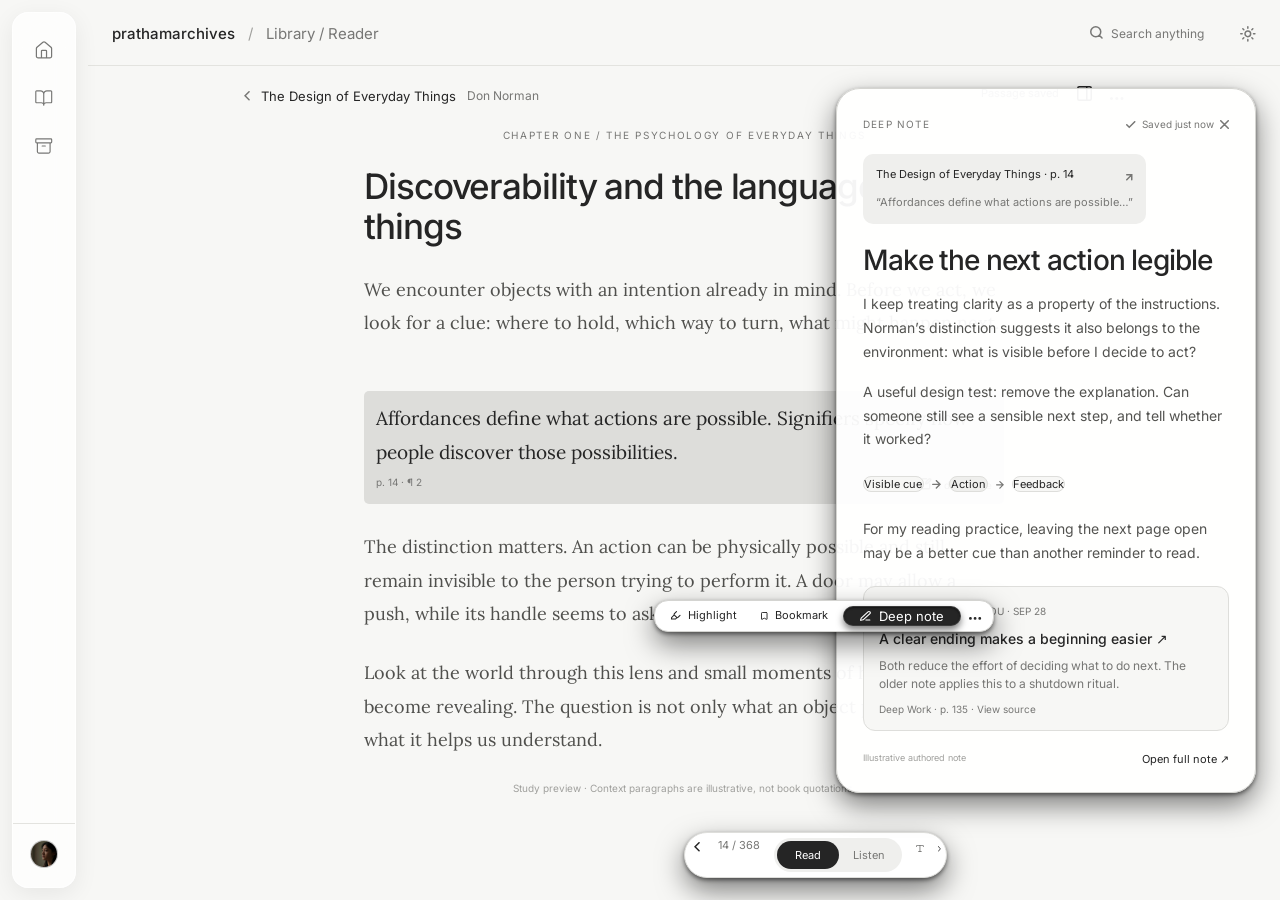
<file: design/reader.html>
<!DOCTYPE html>
<html lang="en">
<head>
  <meta charset="UTF-8">
  <meta name="viewport" content="width=device-width, initial-scale=1.0">
  <meta name="description" content="Exported from Figma">
  <title>Reader · prathamarchives</title>

  <link rel="stylesheet" href="styles/tokens.css?v=18">
  <link rel="stylesheet" href="styles/prototype.css?v=18">
  <link rel="stylesheet" href="styles/shell.css?v=18">
  <link rel="stylesheet" href="styles/motion.css?v=18">
  <link rel="stylesheet" href="styles/themes.css?v=18">
  <script src="motion.js?v=18" defer></script>
</head>
<body class="theme-light" data-page="reader.html">
<script>(function(){try{var t=sessionStorage.getItem('pa-theme');if(t==='theme-dark'||t==='theme-light'){document.body.classList.remove('theme-dark','theme-light');document.body.classList.add(t);}}catch(e){}})();</script>
<div class="node-498">
<div class="study-shell-499">
<div class="navigation-rail-500">
<div class="rail-panel">
<div class="navigation-501">
<div class="destinations-505">
<a class="navigation-item-506" href="index.html">
<div class="house-507">
<img data-icon-dark="images/vector-11.svg?v=18" data-icon-light="images/vector-508.svg?v=18" src="images/vector-508.svg?v=18" class="vector-508" alt="vector" />
</div>
<p class="text-334 nav-label">Home</p>
</a>
<a class="navigation-item-509" href="library.html">
<div class="book-open-510">
<img data-icon-dark="images/vector-14.svg?v=18" data-icon-light="images/vector-511.svg?v=18" src="images/vector-511.svg?v=18" class="vector-511" alt="vector" />
</div>
<p class="text-338 nav-label">Library</p>
</a>
<a class="navigation-item-512" href="archive.html">
<div class="archive-513">
<img data-icon-dark="images/vector-17.svg?v=18" data-icon-light="images/vector-514.svg?v=18" src="images/vector-514.svg?v=18" class="vector-514" alt="vector" />
</div>
<p class="text-342 nav-label">Archive</p>
</a>
</div>
<div class="rail-divider"></div>
<div class="identity-502">
<div class="avatar-503">
<img class="avatar-img" src="images/pfp.png?v=18" alt="prathamarchives" />
</div>
<p class="nav-label">prathamarchives</p>
</div>
</div>
  </div><!--/rail-panel--></div>
<div class="node-518">
<div class="previous-page-519">
<div class="chevron-left-520">
<img src="images/vector-521.svg" class="vector-521" alt="vector" />
</div>
</div>
<p class="text-522"><span class="text-rgb-119-119-117">14 / 368</span></p>
<div class="reading-mode-523">
<div class="read-mode-524">
<p class="text-525"><span class="text-white">Read</span></p>
</div>
<div class="listen-mode-526">
<p class="text-527"><span class="text-rgb-119-119-117">Listen</span></p>
</div>
</div>
<div class="type-528">
<img src="images/vector-529.svg" class="vector-529" alt="vector" />
</div>
<div class="chevron-right-530">
<img src="images/vector-531.svg" class="vector-531" alt="vector" />
</div>
</div>
<div class="floating-deep-note-532">
<div class="note-header-533">
<p class="text-534"><span class="text-rgb-119-119-117">DEEP NOTE</span></p>
<div class="save-state-535">
<div class="check-536">
<img src="images/vector-537.svg" class="vector-537" alt="vector" />
</div>
<p class="text-538"><span class="text-rgb-119-119-117">Saved just now</span></p>
<div class="x-539">
<img src="images/vector-540.svg" class="vector-540" alt="vector" />
</div>
</div>
</div>
<div class="source-anchor-541">
<div class="source-location-542">
<p class="text-543"><span class="text-rgb-37-37-37">The Design of Everyday Things · p. 14</span></p>
<div class="arrow-up-right-544">
<img src="images/vector-545.svg" class="vector-545" alt="vector" />
</div>
</div>
<p class="text-546"><span class="text-rgb-119-119-117">“Affordances define what actions are possible…”</span></p>
</div>
<div class="authored-note-547">
<p class="text-548"><span class="text-rgb-37-37-37">Make the next action legible</span></p>
<p class="text-549"><span class="text-rgb-83-83-80">I keep treating clarity as a property of the instructions. Norman’s distinction suggests it also belongs to the environment: what is visible before I decide to act?</span></p>
<p class="text-550"><span class="text-rgb-83-83-80">A useful design test: remove the explanation. Can someone still see a sensible next step, and tell whether it worked?</span></p>
<div class="conceptual-diagram-551">
<div class="diagram-step-552">
<div class="step-553">
<p class="text-554"><span class="text-rgb-37-37-37">Visible cue</span></p>
</div>
<div class="arrow-right-555">
<img src="images/vector-556.svg" class="vector-556" alt="vector" />
</div>
</div>
<div class="diagram-step-557">
<div class="step-558">
<p class="text-559"><span class="text-rgb-37-37-37">Action</span></p>
</div>
<div class="arrow-right-560">
<img src="images/vector-561.svg" class="vector-561" alt="vector" />
</div>
</div>
<div class="diagram-step-562">
<div class="step-563">
<p class="text-564"><span class="text-rgb-37-37-37">Feedback</span></p>
</div>
</div>
</div>
<p class="text-565"><span class="text-rgb-83-83-80">For my reading practice, leaving the next page open may be a better cue than another reminder to read.</span></p>
</div>
<div class="node-566">
<div class="connection-heading-567">
<div class="link-2-568">
<img src="images/vector-569.svg" class="vector-569" alt="vector" />
</div>
<p class="text-570"><span class="text-rgb-119-119-117">CONNECTED BY YOU · SEP 28</span></p>
</div>
<p class="text-571"><span class="text-rgb-37-37-37">A clear ending makes a beginning easier ↗</span></p>
<p class="text-572"><span class="text-rgb-119-119-117">Both reduce the effort of deciding what to do next. The older note applies this to a shutdown ritual.</span></p>
<p class="text-573"><span class="text-rgb-119-119-117">Deep Work · p. 135 · View source</span></p>
</div>
<div class="note-footer-574">
<p class="text-575"><span class="text-rgb-160-160-157">Illustrative authored note</span></p>
<p class="text-576"><span class="text-rgb-37-37-37">Open full note ↗</span></p>
</div>
</div>
<div class="node-577">
<div class="highlight-action-578">
<div class="highlighter-579">
<img src="images/vector-580.svg" class="vector-580" alt="vector" />
</div>
<p class="text-581"><span class="text-rgb-37-37-37">Highlight</span></p>
</div>
<div class="bookmark-action-582">
<div class="bookmark-583">
<img src="images/vector-584.svg" class="vector-584" alt="vector" />
</div>
<p class="text-585"><span class="text-rgb-37-37-37">Bookmark</span></p>
</div>
<div class="tool-divider-586"></div>
<div class="action-587">
<div class="pen-line-588">
<img src="images/vector-589.svg" class="vector-589" alt="vector" />
</div>
<p class="text-590"><span class="text-white">Deep note</span></p>
</div>
<div class="more-actions-591">
<div class="ellipsis-592">
<img src="images/vector-593.svg" class="vector-593" alt="vector" />
</div>
</div>
</div>
<div class="reading-page-594">
<p class="text-595"><span class="text-rgb-119-119-117">CHAPTER ONE  /  THE PSYCHOLOGY OF EVERYDAY THINGS</span></p>
<p class="text-596"><span class="text-rgb-37-37-37">Discoverability and
the language of things</span></p>
<p class="text-597"><span class="text-rgb-80-80-77">We encounter objects with an intention already in mind. Before we act, we look for a clue: where to hold, which way to turn, what might happen next.</span></p>
<div class="node-598"></div>
<div class="captured-passage-599">
<p class="text-600"><span class="text-rgb-37-37-37">Affordances define what actions are possible. Signifiers specify how people discover those possibilities.</span></p>
<div class="passage-annotation-601">
<p class="text-602"><span class="text-rgb-119-119-117">p. 14 · ¶ 2</span></p>
<div class="note-attached-603">
<div class="notebook-pen-604">
<img src="images/vector-605.svg" class="vector-605" alt="vector" />
</div>
<p class="text-606"><span class="text-rgb-37-37-37">1 deep note</span></p>
</div>
</div>
</div>
<p class="text-607"><span class="text-rgb-80-80-77">The distinction matters. An action can be physically possible and still remain invisible to the person trying to perform it. A door may allow a push, while its handle seems to ask for a pull.</span></p>
<p class="text-608"><span class="text-rgb-80-80-77">Look at the world through this lens and small moments of hesitation become revealing. The question is not only what an object permits, but what it helps us understand.</span></p>
<p class="text-609"><span class="text-rgb-160-160-157">Study preview · Context paragraphs are illustrative, not book quotations.</span></p>
</div>
<div class="reader-heading-610">
<div class="book-breadcrumb-611">
<div class="chevron-left-612">
<img src="images/vector-613.svg" class="vector-613" alt="vector" />
</div>
<p class="text-614"><span class="text-rgb-37-37-37">The Design of Everyday Things</span></p>
<p class="text-615"><span class="text-rgb-119-119-117">Don Norman</span></p>
</div>
<div class="reader-tools-616">
<p class="text-617"><span class="text-rgb-119-119-117">Passage saved</span></p>
<div class="panel-right-618">
<img src="images/vector-619.svg" class="vector-619" alt="vector" />
</div>
<div class="ellipsis-620">
<img src="images/vector-621.svg" class="vector-621" alt="vector" />
</div>
</div>
</div>
<div class="workspace-header-622">
<div class="location-623">
<p class="text-624"><span class="text-rgb-37-37-37">prathamarchives</span></p>
<p class="text-625"><span class="text-rgb-160-160-157">/</span></p>
<p class="text-626"><span class="text-rgb-119-119-117">Library / Reader</span></p>
</div>
<div class="workspace-tools-627">
<div class="search-628" data-tip="Search anything">
<div class="search-629">
<img src="images/vector-630.svg" class="vector-630" alt="vector" />
</div>
<p class="text-631"><span class="text-rgb-119-119-117">Search anything</span></p>
</div>
<div class="divider-633"></div>
<a data-theme-toggle="1" class="sun-634" title="Switch theme" href="index.html"><img data-icon-dark="images/vector-173.svg?v=18" data-icon-light="images/vector-1005.svg?v=18" src="images/vector-1005.svg?v=18" class="vector-635" alt="vector" /></a>
</div>
</div>
</div>
</div>

</body>
</html>
</file>
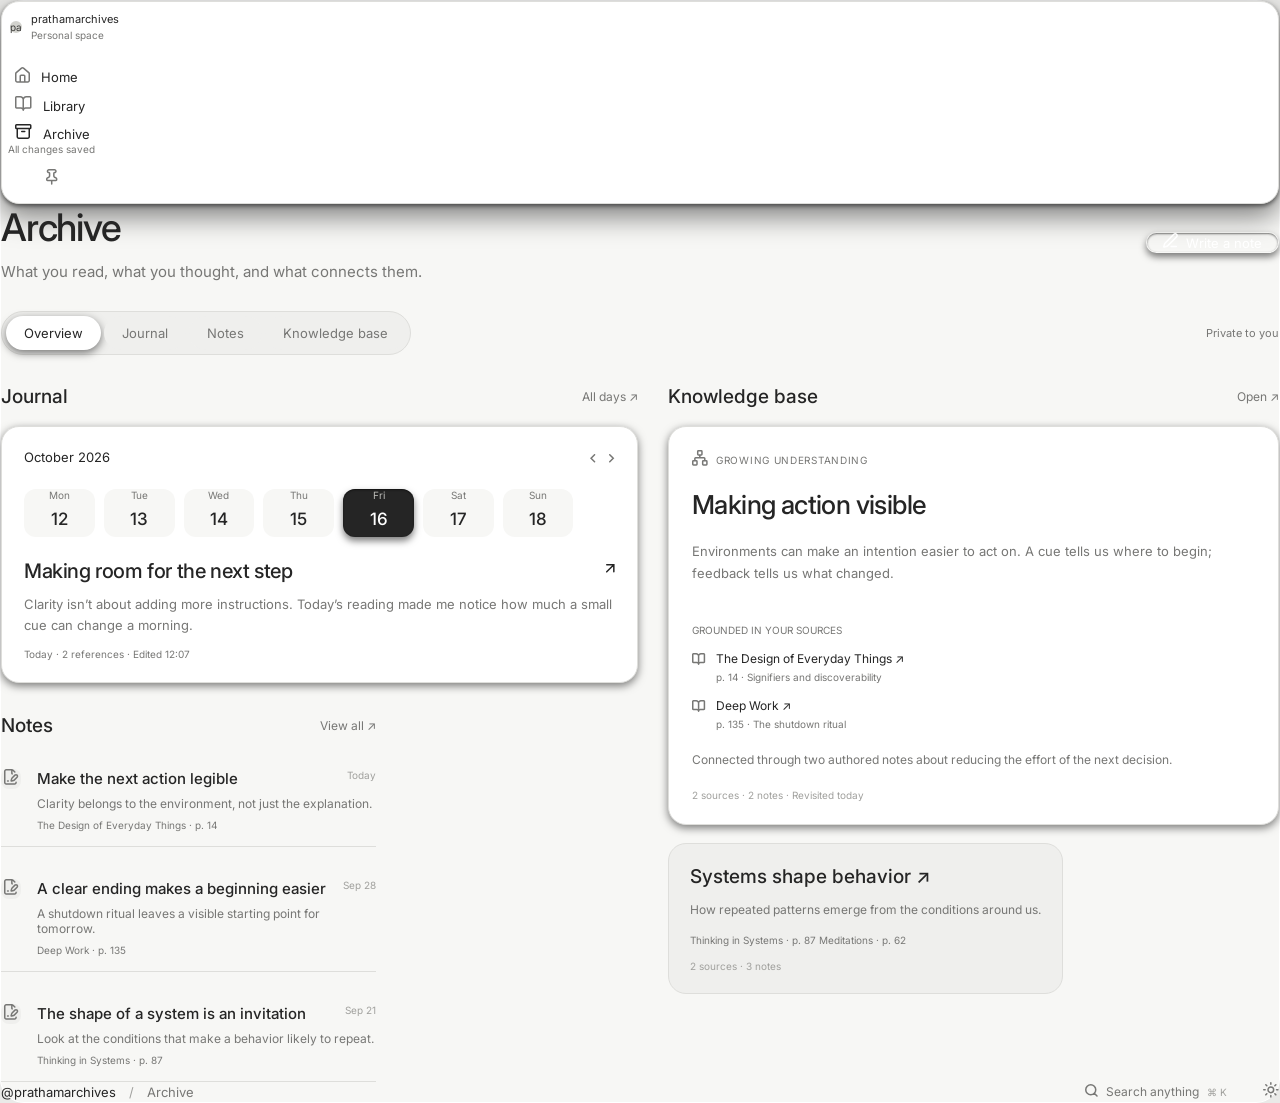
<file: context/references/figma-v1/archive.html>
<!DOCTYPE html>
<html lang="en">
<head>
  <meta charset="UTF-8">
  <meta name="viewport" content="width=device-width, initial-scale=1.0">
  <meta name="description" content="Exported from Figma">
  <title>Exported Figma Design</title>
  <link href="https://fonts.googleapis.com/css?family=Inter&display=swap" rel="stylesheet">

  <link rel="stylesheet" href="styles.css">
</head>
<body>
<div class="archive-320">
<div class="study-shell-321">
<div class="expanded-navigation-322">
<div class="navigation-323">
<div class="identity-324">
<div class="avatar-325">
<p class="text-326"><span class="text-rgb-60-60-58">pa</span></p>
</div>
<div class="account-details-327">
<p class="text-328"><span class="text-rgb-37-37-37">prathamarchives</span></p>
<p class="text-329"><span class="text-rgb-119-119-117">Personal space</span></p>
</div>
</div>
<div class="destinations-330">
<div class="navigation-item-331">
<div class="house-332">
<img src="images/vector-333.svg" class="vector-333" alt="vector" />
</div>
<p class="text-334"><span class="text-rgb-37-37-37">Home</span></p>
</div>
<div class="navigation-item-335">
<div class="book-open-336">
<img src="images/vector-337.svg" class="vector-337" alt="vector" />
</div>
<p class="text-338"><span class="text-rgb-37-37-37">Library</span></p>
</div>
<div class="navigation-item-339">
<div class="archive-340">
<img src="images/vector-341.svg" class="vector-341" alt="vector" />
</div>
<p class="text-342"><span class="text-rgb-37-37-37">Archive</span></p>
</div>
</div>
</div>
<div class="rail-tools-343">
<p class="text-344"><span class="text-rgb-119-119-117">All changes saved</span></p>
<div class="pin-345">
<img src="images/vector-346.svg" class="vector-346" alt="vector" />
</div>
</div>
</div>
<div class="archive-content-347">
<div class="page-heading-348">
<div class="title-group-349">
<p class="text-350"><span class="text-rgb-37-37-37">Archive</span></p>
<p class="text-351"><span class="text-rgb-119-119-117">What you read, what you thought, and what connects them.</span></p>
</div>
<div class="action-352">
<div class="pen-line-353">
<img src="images/vector-354.svg" class="vector-354" alt="vector" />
</div>
<p class="text-355"><span class="text-white">Write a note</span></p>
</div>
</div>
<div class="archive-toolbar-356">
<div class="segmented-control-357">
<div class="segment-358">
<p class="text-359"><span class="text-rgb-37-37-37">Overview</span></p>
</div>
<div class="segment-360">
<p class="text-361"><span class="text-rgb-119-119-117">Journal</span></p>
</div>
<div class="segment-362">
<p class="text-363"><span class="text-rgb-119-119-117">Notes</span></p>
</div>
<div class="segment-364">
<p class="text-365"><span class="text-rgb-119-119-117">Knowledge base</span></p>
</div>
</div>
<p class="text-366"><span class="text-rgb-119-119-117">Private to you</span></p>
</div>
<div class="archive-overview-367">
<div class="authored-archive-368">
<div class="journal-369">
<div class="section-heading-370">
<p class="text-371"><span class="text-rgb-37-37-37">Journal</span></p>
<p class="text-372"><span class="text-rgb-119-119-117">All days  ↗</span></p>
</div>
<div class="day-collection-373">
<div class="week-heading-374">
<p class="text-375"><span class="text-rgb-37-37-37">October 2026</span></p>
<div class="calendar-navigation-376">
<div class="chevron-left-377">
<img src="images/vector-378.svg" class="vector-378" alt="vector" />
</div>
<div class="chevron-right-379">
<img src="images/vector-380.svg" class="vector-380" alt="vector" />
</div>
</div>
</div>
<div class="week-381">
<div class="day-382">
<p class="text-383"><span class="text-rgb-119-119-117">Mon</span></p>
<p class="text-384"><span class="text-rgb-37-37-37">12</span></p>
<div class="entry-indicator-385"></div>
</div>
<div class="day-386">
<p class="text-387"><span class="text-rgb-119-119-117">Tue</span></p>
<p class="text-388"><span class="text-rgb-37-37-37">13</span></p>
<div class="entry-indicator-389"></div>
</div>
<div class="day-390">
<p class="text-391"><span class="text-rgb-119-119-117">Wed</span></p>
<p class="text-392"><span class="text-rgb-37-37-37">14</span></p>
<div class="entry-indicator-393"></div>
</div>
<div class="day-394">
<p class="text-395"><span class="text-rgb-119-119-117">Thu</span></p>
<p class="text-396"><span class="text-rgb-37-37-37">15</span></p>
<div class="entry-indicator-397"></div>
</div>
<div class="day-398">
<p class="text-399"><span class="text-rgb-189-189-185">Fri</span></p>
<p class="text-400"><span class="text-white">16</span></p>
<div class="entry-indicator-401"></div>
</div>
<div class="day-402">
<p class="text-403"><span class="text-rgb-119-119-117">Sat</span></p>
<p class="text-404"><span class="text-rgb-37-37-37">17</span></p>
<div class="entry-indicator-405"></div>
</div>
<div class="day-406">
<p class="text-407"><span class="text-rgb-119-119-117">Sun</span></p>
<p class="text-408"><span class="text-rgb-37-37-37">18</span></p>
<div class="entry-indicator-409"></div>
</div>
</div>
<div class="today-s-entry-410">
<div class="entry-heading-411">
<p class="text-412"><span class="text-rgb-37-37-37">Making room for the next step</span></p>
<div class="arrow-up-right-413">
<img src="images/vector-414.svg" class="vector-414" alt="vector" />
</div>
</div>
<p class="text-415"><span class="text-rgb-119-119-117">Clarity isn’t about adding more instructions. Today’s reading made me notice how much a small cue can change a morning.</span></p>
<p class="text-416"><span class="text-rgb-119-119-117">Today · 2 references · Edited 12:07</span></p>
</div>
</div>
</div>
<div class="deep-notes-417">
<div class="section-heading-418">
<p class="text-419"><span class="text-rgb-37-37-37">Notes</span></p>
<p class="text-420"><span class="text-rgb-119-119-117">View all  ↗</span></p>
</div>
<div class="note-421">
<div class="note-symbol-422">
<div class="file-pen-line-423">
<img src="images/vector-424.svg" class="vector-424" alt="vector" />
</div>
</div>
<div class="note-details-425">
<div class="title-row-426">
<p class="text-427"><span class="text-rgb-37-37-37">Make the next action legible</span></p>
<p class="text-428"><span class="text-rgb-160-160-157">Today</span></p>
</div>
<p class="text-429"><span class="text-rgb-119-119-117">Clarity belongs to the environment, not just the explanation.</span></p>
<p class="text-430"><span class="text-rgb-119-119-117">The Design of Everyday Things · p. 14</span></p>
</div>
</div>
<div class="note-431">
<div class="note-symbol-432">
<div class="file-pen-line-433">
<img src="images/vector-434.svg" class="vector-434" alt="vector" />
</div>
</div>
<div class="note-details-435">
<div class="title-row-436">
<p class="text-437"><span class="text-rgb-37-37-37">A clear ending makes a beginning easier</span></p>
<p class="text-438"><span class="text-rgb-160-160-157">Sep 28</span></p>
</div>
<p class="text-439"><span class="text-rgb-119-119-117">A shutdown ritual leaves a visible starting point for tomorrow.</span></p>
<p class="text-440"><span class="text-rgb-119-119-117">Deep Work · p. 135</span></p>
</div>
</div>
<div class="note-441">
<div class="note-symbol-442">
<div class="file-pen-line-443">
<img src="images/vector-444.svg" class="vector-444" alt="vector" />
</div>
</div>
<div class="note-details-445">
<div class="title-row-446">
<p class="text-447"><span class="text-rgb-37-37-37">The shape of a system is an invitation</span></p>
<p class="text-448"><span class="text-rgb-160-160-157">Sep 21</span></p>
</div>
<p class="text-449"><span class="text-rgb-119-119-117">Look at the conditions that make a behavior likely to repeat.</span></p>
<p class="text-450"><span class="text-rgb-119-119-117">Thinking in Systems · p. 87</span></p>
</div>
</div>
</div>
</div>
<div class="knowledge-base-451">
<div class="section-heading-452">
<p class="text-453"><span class="text-rgb-37-37-37">Knowledge base</span></p>
<p class="text-454"><span class="text-rgb-119-119-117">Open  ↗</span></p>
</div>
<div class="growing-entity-455">
<div class="entity-status-456">
<div class="network-457">
<img src="images/vector-458.svg" class="vector-458" alt="vector" />
</div>
<p class="text-459"><span class="text-rgb-119-119-117">GROWING UNDERSTANDING</span></p>
</div>
<p class="text-460"><span class="text-rgb-37-37-37">Making action visible</span></p>
<p class="text-461"><span class="text-rgb-119-119-117">Environments can make an intention easier to act on. A cue tells us where to begin; feedback tells us what changed.</span></p>
<div class="divider-462"></div>
<div class="supporting-evidence-463">
<p class="text-464"><span class="text-rgb-119-119-117">GROUNDED IN YOUR SOURCES</span></p>
<div class="evidence-link-465">
<div class="book-open-466">
<img src="images/vector-467.svg" class="vector-467" alt="vector" />
</div>
<div class="source-details-468">
<p class="text-469"><span class="text-rgb-37-37-37">The Design of Everyday Things ↗</span></p>
<p class="text-470"><span class="text-rgb-119-119-117">p. 14 · Signifiers and discoverability</span></p>
</div>
</div>
<div class="evidence-link-471">
<div class="book-open-472">
<img src="images/vector-473.svg" class="vector-473" alt="vector" />
</div>
<div class="source-details-474">
<p class="text-475"><span class="text-rgb-37-37-37">Deep Work ↗</span></p>
<p class="text-476"><span class="text-rgb-119-119-117">p. 135 · The shutdown ritual</span></p>
</div>
</div>
</div>
<p class="text-477"><span class="text-rgb-119-119-117">Connected through two authored notes about reducing the effort of the next decision.</span></p>
<p class="text-478"><span class="text-rgb-160-160-157">2 sources · 2 notes · Revisited today</span></p>
</div>
<div class="growing-entity-479">
<p class="text-480"><span class="text-rgb-37-37-37">Systems shape behavior ↗</span></p>
<p class="text-481"><span class="text-rgb-119-119-117">How repeated patterns emerge from the conditions around us.</span></p>
<p class="text-482"><span class="text-rgb-119-119-117">Thinking in Systems · p. 87
Meditations · p. 62</span></p>
<p class="text-483"><span class="text-rgb-160-160-157">2 sources · 3 notes</span></p>
</div>
</div>
</div>
</div>
<div class="workspace-header-484">
<div class="location-485">
<p class="text-486"><span class="text-rgb-37-37-37">@prathamarchives</span></p>
<p class="text-487"><span class="text-rgb-160-160-157">/</span></p>
<p class="text-488"><span class="text-rgb-119-119-117">Archive</span></p>
</div>
<div class="workspace-tools-489">
<div class="search-490">
<div class="search-491">
<img src="images/vector-492.svg" class="vector-492" alt="vector" />
</div>
<p class="text-493"><span class="text-rgb-119-119-117">Search anything</span></p>
<p class="text-494"><span class="text-rgb-160-160-157">⌘ K</span></p>
</div>
<div class="divider-495"></div>
<div class="sun-496">
<img src="images/vector-497.svg" class="vector-497" alt="vector" />
</div>
</div>
</div>
</div>
</div>

</body>
</html>
</file>
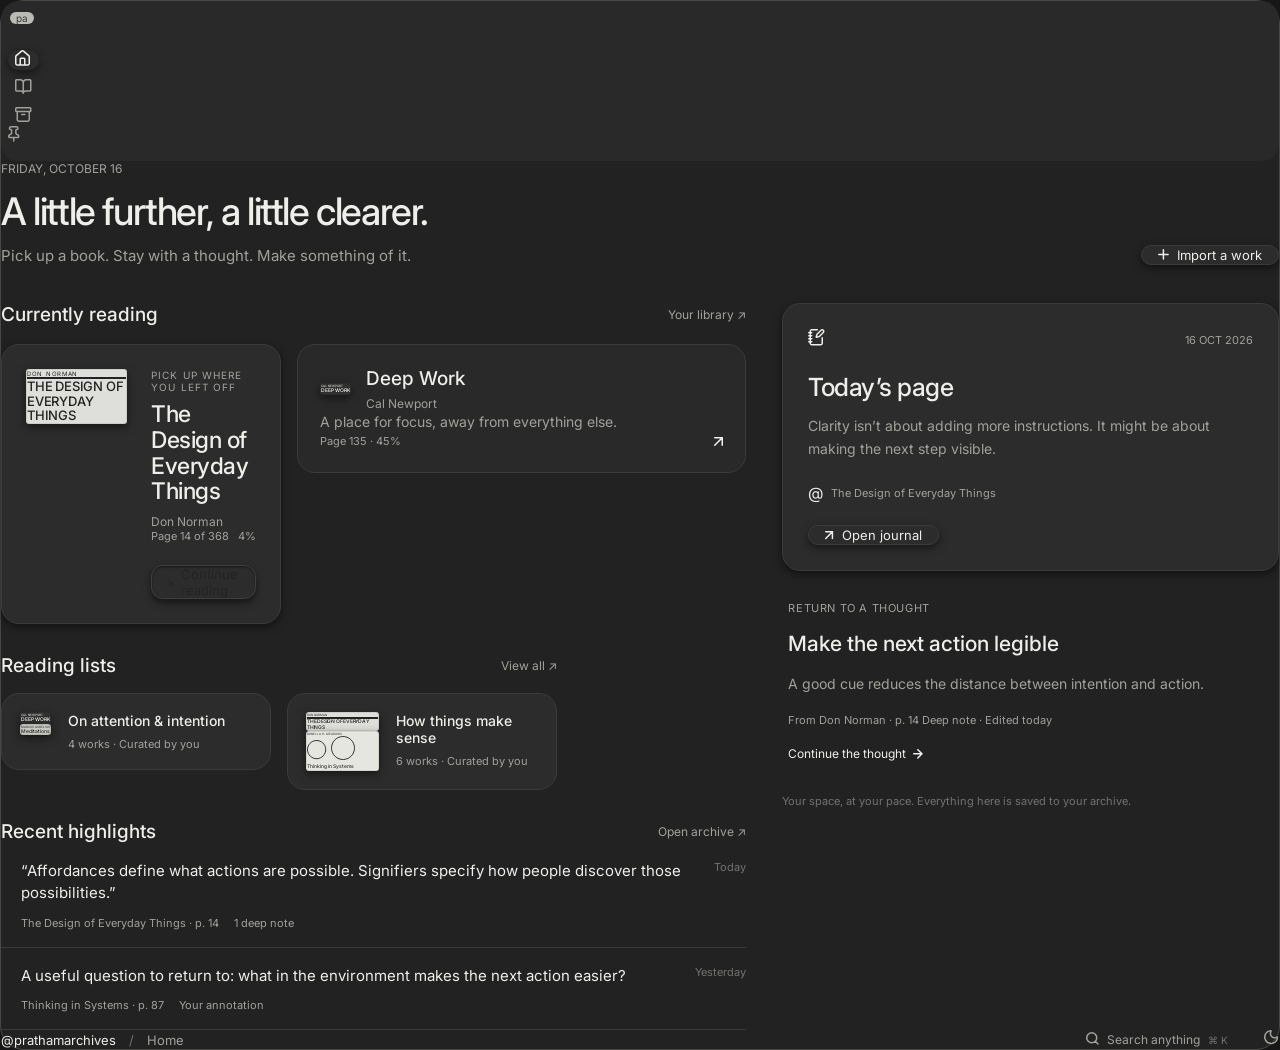
<file: context/references/figma-v1/home-dark.html>
<!DOCTYPE html>
<html lang="en">
<head>
  <meta charset="UTF-8">
  <meta name="viewport" content="width=device-width, initial-scale=1.0">
  <meta name="description" content="Exported from Figma">
  <title>Exported Figma Design</title>
  <link href="https://fonts.googleapis.com/css?family=Inter&display=swap" rel="stylesheet">

  <link rel="stylesheet" href="styles.css">
</head>
<body>
<div class="home-dark-1">
<div class="study-shell-2">
<div class="navigation-rail-3">
<div class="navigation-4">
<div class="identity-5">
<div class="avatar-6">
<p class="text-7"><span class="text-rgb-60-60-58">pa</span></p>
</div>
</div>
<div class="destinations-8">
<div class="navigation-item-9">
<div class="house-10">
<img src="images/vector-11.svg" class="vector-11" alt="vector" />
</div>
</div>
<div class="navigation-item-12">
<div class="book-open-13">
<img src="images/vector-14.svg" class="vector-14" alt="vector" />
</div>
</div>
<div class="navigation-item-15">
<div class="archive-16">
<img src="images/vector-17.svg" class="vector-17" alt="vector" />
</div>
</div>
</div>
</div>
<div class="rail-tools-18">
<div class="pin-19">
<img src="images/vector-20.svg" class="vector-20" alt="vector" />
</div>
</div>
</div>
<div class="home-content-21">
<div class="welcome-22">
<div class="greeting-23">
<p class="text-24"><span class="text-rgb-161-161-156">FRIDAY, OCTOBER 16</span></p>
<p class="text-25"><span class="text-rgb-238-238-234">A little further, a little clearer.</span></p>
<p class="text-26"><span class="text-rgb-161-161-156">Pick up a book. Stay with a thought. Make something of it.</span></p>
</div>
<div class="action-27">
<div class="plus-28">
<img src="images/vector-29.svg" class="vector-29" alt="vector" />
</div>
<p class="text-30"><span class="text-rgb-238-238-234">Import a work</span></p>
</div>
</div>
<div class="study-overview-31">
<div class="reading-space-32">
<div class="currently-reading-33">
<div class="section-heading-34">
<p class="text-35"><span class="text-rgb-238-238-234">Currently reading</span></p>
<p class="text-36"><span class="text-rgb-161-161-156">Your library  ↗</span></p>
</div>
<div class="reading-cards-37">
<div class="continue-reading-38">
<div class="book-cover-39">
<p class="text-40"><span class="text-rgb-34-34-34">DON NORMAN</span></p>
<div class="door-study-41">
<div class="handle-42"></div>
</div>
<p class="text-43"><span class="text-rgb-34-34-34">THE DESIGN
OF EVERYDAY
THINGS</span></p>
<div class="spine-44"></div>
</div>
<div class="work-details-45">
<div class="book-information-46">
<p class="text-47"><span class="text-rgb-161-161-156">PICK UP WHERE YOU LEFT OFF</span></p>
<p class="text-48"><span class="text-rgb-238-238-234">The Design of Everyday Things</span></p>
<p class="text-49"><span class="text-rgb-161-161-156">Don Norman</span></p>
</div>
<div class="reading-progress-50">
<div class="progress-labels-51">
<p class="text-52"><span class="text-rgb-161-161-156">Page 14 of 368</span></p>
<p class="text-53"><span class="text-rgb-161-161-156">4%</span></p>
</div>
<div class="progress-track-54">
<div class="progress-fill-55"></div>
</div>
<div class="action-56">
<div class="arrow-up-right-57">
<img src="images/vector-58.svg" class="vector-58" alt="vector" />
</div>
<p class="text-59"><span class="text-rgb-36-36-36">Continue reading</span></p>
</div>
</div>
</div>
</div>
<div class="reading-card-60">
<div class="work-identity-61">
<div class="book-cover-62">
<p class="text-63"><span class="text-rgb-242-242-238">CAL NEWPORT</span></p>
<div class="rule-64"></div>
<p class="text-65"><span class="text-rgb-242-242-238">DEEP
WORK</span></p>
<div class="spine-66"></div>
</div>
<div class="book-information-67">
<p class="text-68"><span class="text-rgb-238-238-234">Deep Work</span></p>
<p class="text-69"><span class="text-rgb-161-161-156">Cal Newport</span></p>
</div>
</div>
<p class="text-70"><span class="text-rgb-161-161-156">A place for focus, away from everything else.</span></p>
<div class="reading-position-71">
<p class="text-72"><span class="text-rgb-161-161-156">Page 135 · 45%</span></p>
<div class="arrow-up-right-73">
<img src="images/vector-74.svg" class="vector-74" alt="vector" />
</div>
</div>
</div>
</div>
</div>
<div class="reading-lists-75">
<div class="section-heading-76">
<p class="text-77"><span class="text-rgb-238-238-234">Reading lists</span></p>
<p class="text-78"><span class="text-rgb-161-161-156">View all  ↗</span></p>
</div>
<div class="lists-79">
<div class="reading-list-80">
<div class="book-stack-81">
<div class="book-cover-82">
<p class="text-83"><span class="text-rgb-242-242-238">CAL NEWPORT</span></p>
<div class="rule-84"></div>
<p class="text-85"><span class="text-rgb-242-242-238">DEEP
WORK</span></p>
<div class="spine-86"></div>
</div>
<div class="back-cover-87">
<div class="book-cover-88">
<p class="text-89"><span class="text-rgb-41-41-41">MARCUS AURELIUS</span></p>
<div class="rule-90"></div>
<p class="text-91"><span class="text-rgb-41-41-41">Meditations</span></p>
<div class="spine-92"></div>
</div>
</div>
</div>
<div class="list-details-93">
<p class="text-94"><span class="text-rgb-238-238-234">On attention &amp; intention</span></p>
<p class="text-95"><span class="text-rgb-161-161-156">4 works · Curated by you</span></p>
</div>
</div>
<div class="reading-list-96">
<div class="book-stack-97">
<div class="book-cover-98">
<p class="text-99"><span class="text-rgb-34-34-34">DON NORMAN</span></p>
<div class="door-study-100">
<div class="handle-101"></div>
</div>
<p class="text-102"><span class="text-rgb-34-34-34">THE DESIGN
OF EVERYDAY
THINGS</span></p>
<div class="spine-103"></div>
</div>
<div class="back-cover-104">
<div class="book-cover-105">
<p class="text-106"><span class="text-rgb-49-49-49">DONELLA H. MEADOWS</span></p>
<img src="images/system-107.svg" class="system-107" alt="system" />
<img src="images/system-108.svg" class="system-108" alt="system" />
<p class="text-109"><span class="text-rgb-49-49-49">Thinking
in Systems</span></p>
<div class="spine-110"></div>
</div>
</div>
</div>
<div class="list-details-111">
<p class="text-112"><span class="text-rgb-238-238-234">How things make sense</span></p>
<p class="text-113"><span class="text-rgb-161-161-156">6 works · Curated by you</span></p>
</div>
</div>
</div>
</div>
<div class="recent-highlights-114">
<div class="section-heading-115">
<p class="text-116"><span class="text-rgb-238-238-234">Recent highlights</span></p>
<p class="text-117"><span class="text-rgb-161-161-156">Open archive  ↗</span></p>
</div>
<div class="highlight-118">
<div class="passage-marker-119"></div>
<div class="passage-120">
<p class="text-121"><span class="text-rgb-238-238-234">“Affordances define what actions are possible. Signifiers specify how people discover those possibilities.”</span></p>
<div class="provenance-122">
<p class="text-123"><span class="text-rgb-161-161-156">The Design of Everyday Things · p. 14</span></p>
<p class="text-124"><span class="text-rgb-161-161-156">1 deep note</span></p>
</div>
</div>
<p class="text-125"><span class="text-rgb-114-114-112">Today</span></p>
</div>
<div class="highlight-126">
<div class="passage-marker-127"></div>
<div class="passage-128">
<p class="text-129"><span class="text-rgb-238-238-234">A useful question to return to: what in the environment makes the next action easier?</span></p>
<div class="provenance-130">
<p class="text-131"><span class="text-rgb-161-161-156">Thinking in Systems · p. 87</span></p>
<p class="text-132"><span class="text-rgb-161-161-156">Your annotation</span></p>
</div>
</div>
<p class="text-133"><span class="text-rgb-114-114-112">Yesterday</span></p>
</div>
</div>
</div>
<div class="reflection-space-134">
<div class="today-s-journal-135">
<div class="journal-header-136">
<div class="notebook-pen-137">
<img src="images/vector-138.svg" class="vector-138" alt="vector" />
</div>
<p class="text-139"><span class="text-rgb-161-161-156">16 OCT 2026</span></p>
</div>
<div class="journal-excerpt-140">
<p class="text-141"><span class="text-rgb-238-238-234">Today’s page</span></p>
<p class="text-142"><span class="text-rgb-161-161-156">Clarity isn’t about adding more instructions. It might be about making the next step visible.</span></p>
</div>
<div class="referenced-work-143">
<p class="text-144"><span class="text-rgb-238-238-234">@</span></p>
<p class="text-145"><span class="text-rgb-161-161-156">The Design of Everyday Things</span></p>
</div>
<div class="action-146">
<div class="arrow-up-right-147">
<img src="images/vector-148.svg" class="vector-148" alt="vector" />
</div>
<p class="text-149"><span class="text-rgb-238-238-234">Open journal</span></p>
</div>
</div>
<div class="return-to-a-thought-150">
<p class="text-151"><span class="text-rgb-161-161-156">RETURN TO A THOUGHT</span></p>
<p class="text-152"><span class="text-rgb-238-238-234">Make the next action legible</span></p>
<p class="text-153"><span class="text-rgb-161-161-156">A good cue reduces the distance between intention and action.</span></p>
<p class="text-154"><span class="text-rgb-161-161-156">From Don Norman · p. 14
Deep note · Edited today</span></p>
<div class="note-link-155">
<p class="text-156"><span class="text-rgb-238-238-234">Continue the thought</span></p>
<div class="arrow-right-157">
<img src="images/vector-158.svg" class="vector-158" alt="vector" />
</div>
</div>
</div>
<p class="text-159"><span class="text-rgb-114-114-112">Your space, at your pace.
Everything here is saved to your archive.</span></p>
</div>
</div>
</div>
<div class="workspace-header-160">
<div class="location-161">
<p class="text-162"><span class="text-rgb-238-238-234">@prathamarchives</span></p>
<p class="text-163"><span class="text-rgb-114-114-112">/</span></p>
<p class="text-164"><span class="text-rgb-161-161-156">Home</span></p>
</div>
<div class="workspace-tools-165">
<div class="search-166">
<div class="search-167">
<img src="images/vector-168.svg" class="vector-168" alt="vector" />
</div>
<p class="text-169"><span class="text-rgb-161-161-156">Search anything</span></p>
<p class="text-170"><span class="text-rgb-114-114-112">⌘ K</span></p>
</div>
<div class="divider-171"></div>
<div class="moon-172">
<img src="images/vector-173.svg" class="vector-173" alt="vector" />
</div>
</div>
</div>
</div>
</div>

</body>
</html>
</file>
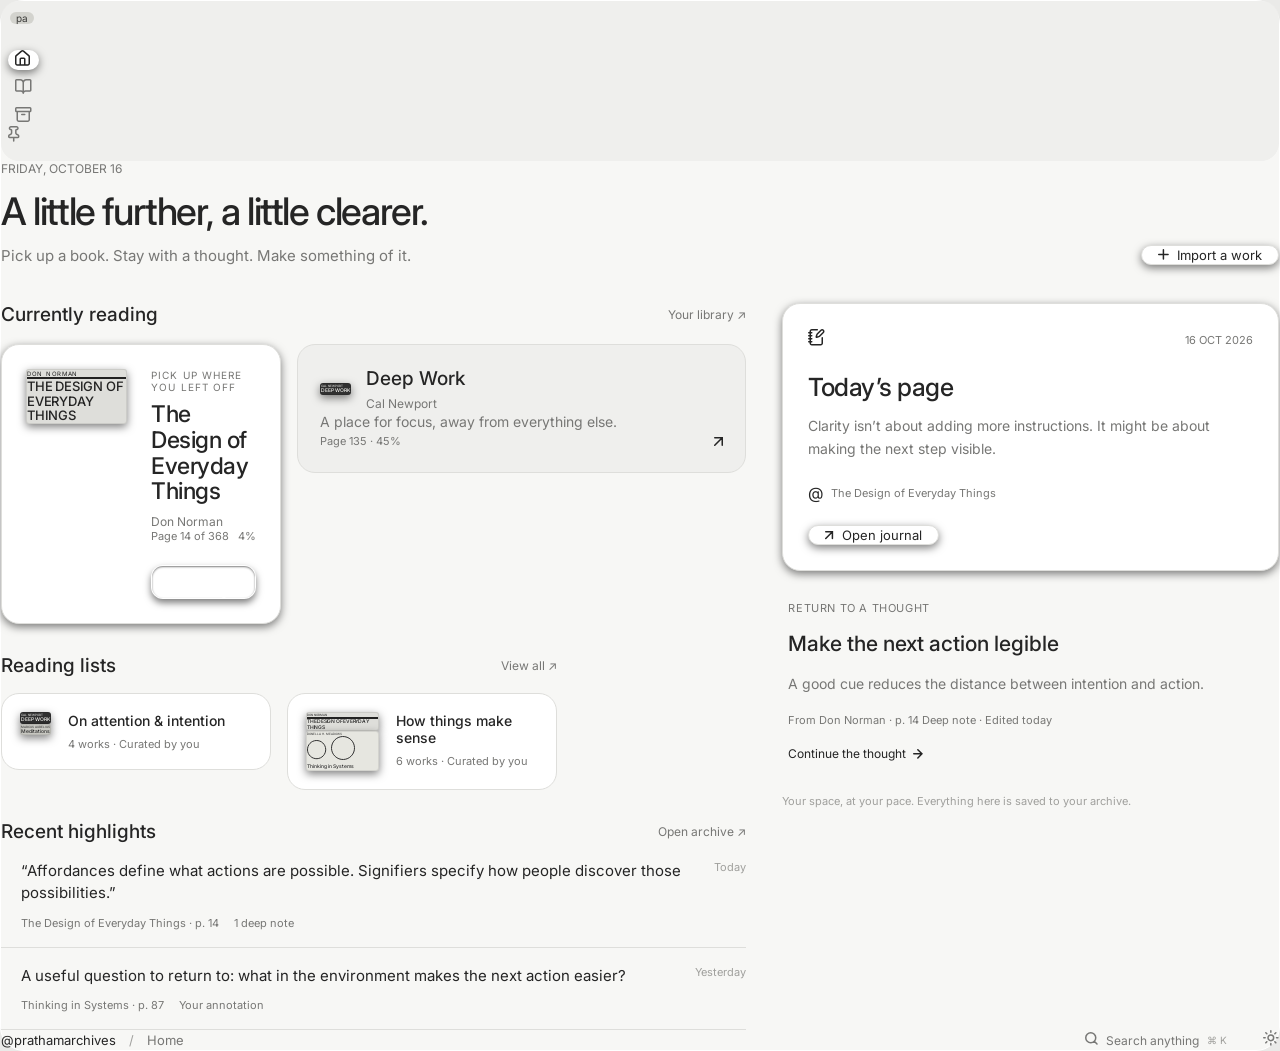
<file: context/references/figma-v1/home.html>
<!DOCTYPE html>
<html lang="en">
<head>
  <meta charset="UTF-8">
  <meta name="viewport" content="width=device-width, initial-scale=1.0">
  <meta name="description" content="Exported from Figma">
  <title>Exported Figma Design</title>
  <link href="https://fonts.googleapis.com/css?family=Inter&display=swap" rel="stylesheet">

  <link rel="stylesheet" href="styles.css">
</head>
<body>
<div class="home-833">
<div class="study-shell-834">
<div class="navigation-rail-835">
<div class="navigation-836">
<div class="identity-837">
<div class="avatar-838">
<p class="text-839"><span class="text-rgb-60-60-58">pa</span></p>
</div>
</div>
<div class="destinations-840">
<div class="navigation-item-841">
<div class="house-842">
<img src="images/vector-843.svg" class="vector-843" alt="vector" />
</div>
</div>
<div class="navigation-item-844">
<div class="book-open-845">
<img src="images/vector-846.svg" class="vector-846" alt="vector" />
</div>
</div>
<div class="navigation-item-847">
<div class="archive-848">
<img src="images/vector-849.svg" class="vector-849" alt="vector" />
</div>
</div>
</div>
</div>
<div class="rail-tools-850">
<div class="pin-851">
<img src="images/vector-852.svg" class="vector-852" alt="vector" />
</div>
</div>
</div>
<div class="home-content-853">
<div class="welcome-854">
<div class="greeting-855">
<p class="text-856"><span class="text-rgb-119-119-117">FRIDAY, OCTOBER 16</span></p>
<p class="text-857"><span class="text-rgb-37-37-37">A little further, a little clearer.</span></p>
<p class="text-858"><span class="text-rgb-119-119-117">Pick up a book. Stay with a thought. Make something of it.</span></p>
</div>
<div class="action-859">
<div class="plus-860">
<img src="images/vector-861.svg" class="vector-861" alt="vector" />
</div>
<p class="text-862"><span class="text-rgb-37-37-37">Import a work</span></p>
</div>
</div>
<div class="study-overview-863">
<div class="reading-space-864">
<div class="currently-reading-865">
<div class="section-heading-866">
<p class="text-867"><span class="text-rgb-37-37-37">Currently reading</span></p>
<p class="text-868"><span class="text-rgb-119-119-117">Your library  ↗</span></p>
</div>
<div class="reading-cards-869">
<div class="continue-reading-870">
<div class="book-cover-871">
<p class="text-872"><span class="text-rgb-34-34-34">DON NORMAN</span></p>
<div class="door-study-873">
<div class="handle-874"></div>
</div>
<p class="text-875"><span class="text-rgb-34-34-34">THE DESIGN
OF EVERYDAY
THINGS</span></p>
<div class="spine-876"></div>
</div>
<div class="work-details-877">
<div class="book-information-878">
<p class="text-879"><span class="text-rgb-119-119-117">PICK UP WHERE YOU LEFT OFF</span></p>
<p class="text-880"><span class="text-rgb-37-37-37">The Design of Everyday Things</span></p>
<p class="text-881"><span class="text-rgb-119-119-117">Don Norman</span></p>
</div>
<div class="reading-progress-882">
<div class="progress-labels-883">
<p class="text-884"><span class="text-rgb-119-119-117">Page 14 of 368</span></p>
<p class="text-885"><span class="text-rgb-119-119-117">4%</span></p>
</div>
<div class="progress-track-886">
<div class="progress-fill-887"></div>
</div>
<div class="action-888">
<div class="arrow-up-right-889">
<img src="images/vector-890.svg" class="vector-890" alt="vector" />
</div>
<p class="text-891"><span class="text-white">Continue reading</span></p>
</div>
</div>
</div>
</div>
<div class="reading-card-892">
<div class="work-identity-893">
<div class="book-cover-894">
<p class="text-895"><span class="text-rgb-242-242-238">CAL NEWPORT</span></p>
<div class="rule-896"></div>
<p class="text-897"><span class="text-rgb-242-242-238">DEEP
WORK</span></p>
<div class="spine-898"></div>
</div>
<div class="book-information-899">
<p class="text-900"><span class="text-rgb-37-37-37">Deep Work</span></p>
<p class="text-901"><span class="text-rgb-119-119-117">Cal Newport</span></p>
</div>
</div>
<p class="text-902"><span class="text-rgb-119-119-117">A place for focus, away from everything else.</span></p>
<div class="reading-position-903">
<p class="text-904"><span class="text-rgb-119-119-117">Page 135 · 45%</span></p>
<div class="arrow-up-right-905">
<img src="images/vector-906.svg" class="vector-906" alt="vector" />
</div>
</div>
</div>
</div>
</div>
<div class="reading-lists-907">
<div class="section-heading-908">
<p class="text-909"><span class="text-rgb-37-37-37">Reading lists</span></p>
<p class="text-910"><span class="text-rgb-119-119-117">View all  ↗</span></p>
</div>
<div class="lists-911">
<div class="reading-list-912">
<div class="book-stack-913">
<div class="book-cover-914">
<p class="text-915"><span class="text-rgb-242-242-238">CAL NEWPORT</span></p>
<div class="rule-916"></div>
<p class="text-917"><span class="text-rgb-242-242-238">DEEP
WORK</span></p>
<div class="spine-918"></div>
</div>
<div class="back-cover-919">
<div class="book-cover-920">
<p class="text-921"><span class="text-rgb-41-41-41">MARCUS AURELIUS</span></p>
<div class="rule-922"></div>
<p class="text-923"><span class="text-rgb-41-41-41">Meditations</span></p>
<div class="spine-924"></div>
</div>
</div>
</div>
<div class="list-details-925">
<p class="text-926"><span class="text-rgb-37-37-37">On attention &amp; intention</span></p>
<p class="text-927"><span class="text-rgb-119-119-117">4 works · Curated by you</span></p>
</div>
</div>
<div class="reading-list-928">
<div class="book-stack-929">
<div class="book-cover-930">
<p class="text-931"><span class="text-rgb-34-34-34">DON NORMAN</span></p>
<div class="door-study-932">
<div class="handle-933"></div>
</div>
<p class="text-934"><span class="text-rgb-34-34-34">THE DESIGN
OF EVERYDAY
THINGS</span></p>
<div class="spine-935"></div>
</div>
<div class="back-cover-936">
<div class="book-cover-937">
<p class="text-938"><span class="text-rgb-49-49-49">DONELLA H. MEADOWS</span></p>
<img src="images/system-939.svg" class="system-939" alt="system" />
<img src="images/system-940.svg" class="system-940" alt="system" />
<p class="text-941"><span class="text-rgb-49-49-49">Thinking
in Systems</span></p>
<div class="spine-942"></div>
</div>
</div>
</div>
<div class="list-details-943">
<p class="text-944"><span class="text-rgb-37-37-37">How things make sense</span></p>
<p class="text-945"><span class="text-rgb-119-119-117">6 works · Curated by you</span></p>
</div>
</div>
</div>
</div>
<div class="recent-highlights-946">
<div class="section-heading-947">
<p class="text-948"><span class="text-rgb-37-37-37">Recent highlights</span></p>
<p class="text-949"><span class="text-rgb-119-119-117">Open archive  ↗</span></p>
</div>
<div class="highlight-950">
<div class="passage-marker-951"></div>
<div class="passage-952">
<p class="text-953"><span class="text-rgb-37-37-37">“Affordances define what actions are possible. Signifiers specify how people discover those possibilities.”</span></p>
<div class="provenance-954">
<p class="text-955"><span class="text-rgb-119-119-117">The Design of Everyday Things · p. 14</span></p>
<p class="text-956"><span class="text-rgb-119-119-117">1 deep note</span></p>
</div>
</div>
<p class="text-957"><span class="text-rgb-160-160-157">Today</span></p>
</div>
<div class="highlight-958">
<div class="passage-marker-959"></div>
<div class="passage-960">
<p class="text-961"><span class="text-rgb-37-37-37">A useful question to return to: what in the environment makes the next action easier?</span></p>
<div class="provenance-962">
<p class="text-963"><span class="text-rgb-119-119-117">Thinking in Systems · p. 87</span></p>
<p class="text-964"><span class="text-rgb-119-119-117">Your annotation</span></p>
</div>
</div>
<p class="text-965"><span class="text-rgb-160-160-157">Yesterday</span></p>
</div>
</div>
</div>
<div class="reflection-space-966">
<div class="today-s-journal-967">
<div class="journal-header-968">
<div class="notebook-pen-969">
<img src="images/vector-970.svg" class="vector-970" alt="vector" />
</div>
<p class="text-971"><span class="text-rgb-119-119-117">16 OCT 2026</span></p>
</div>
<div class="journal-excerpt-972">
<p class="text-973"><span class="text-rgb-37-37-37">Today’s page</span></p>
<p class="text-974"><span class="text-rgb-119-119-117">Clarity isn’t about adding more instructions. It might be about making the next step visible.</span></p>
</div>
<div class="referenced-work-975">
<p class="text-976"><span class="text-rgb-37-37-37">@</span></p>
<p class="text-977"><span class="text-rgb-119-119-117">The Design of Everyday Things</span></p>
</div>
<div class="action-978">
<div class="arrow-up-right-979">
<img src="images/vector-980.svg" class="vector-980" alt="vector" />
</div>
<p class="text-981"><span class="text-rgb-37-37-37">Open journal</span></p>
</div>
</div>
<div class="return-to-a-thought-982">
<p class="text-983"><span class="text-rgb-119-119-117">RETURN TO A THOUGHT</span></p>
<p class="text-984"><span class="text-rgb-37-37-37">Make the next action legible</span></p>
<p class="text-985"><span class="text-rgb-119-119-117">A good cue reduces the distance between intention and action.</span></p>
<p class="text-986"><span class="text-rgb-119-119-117">From Don Norman · p. 14
Deep note · Edited today</span></p>
<div class="note-link-987">
<p class="text-988"><span class="text-rgb-37-37-37">Continue the thought</span></p>
<div class="arrow-right-989">
<img src="images/vector-990.svg" class="vector-990" alt="vector" />
</div>
</div>
</div>
<p class="text-991"><span class="text-rgb-160-160-157">Your space, at your pace.
Everything here is saved to your archive.</span></p>
</div>
</div>
</div>
<div class="workspace-header-992">
<div class="location-993">
<p class="text-994"><span class="text-rgb-37-37-37">@prathamarchives</span></p>
<p class="text-995"><span class="text-rgb-160-160-157">/</span></p>
<p class="text-996"><span class="text-rgb-119-119-117">Home</span></p>
</div>
<div class="workspace-tools-997">
<div class="search-998">
<div class="search-999">
<img src="images/vector-1000.svg" class="vector-1000" alt="vector" />
</div>
<p class="text-1001"><span class="text-rgb-119-119-117">Search anything</span></p>
<p class="text-1002"><span class="text-rgb-160-160-157">⌘ K</span></p>
</div>
<div class="divider-1003"></div>
<div class="sun-1004">
<img src="images/vector-1005.svg" class="vector-1005" alt="vector" />
</div>
</div>
</div>
</div>
</div>

</body>
</html>
</file>
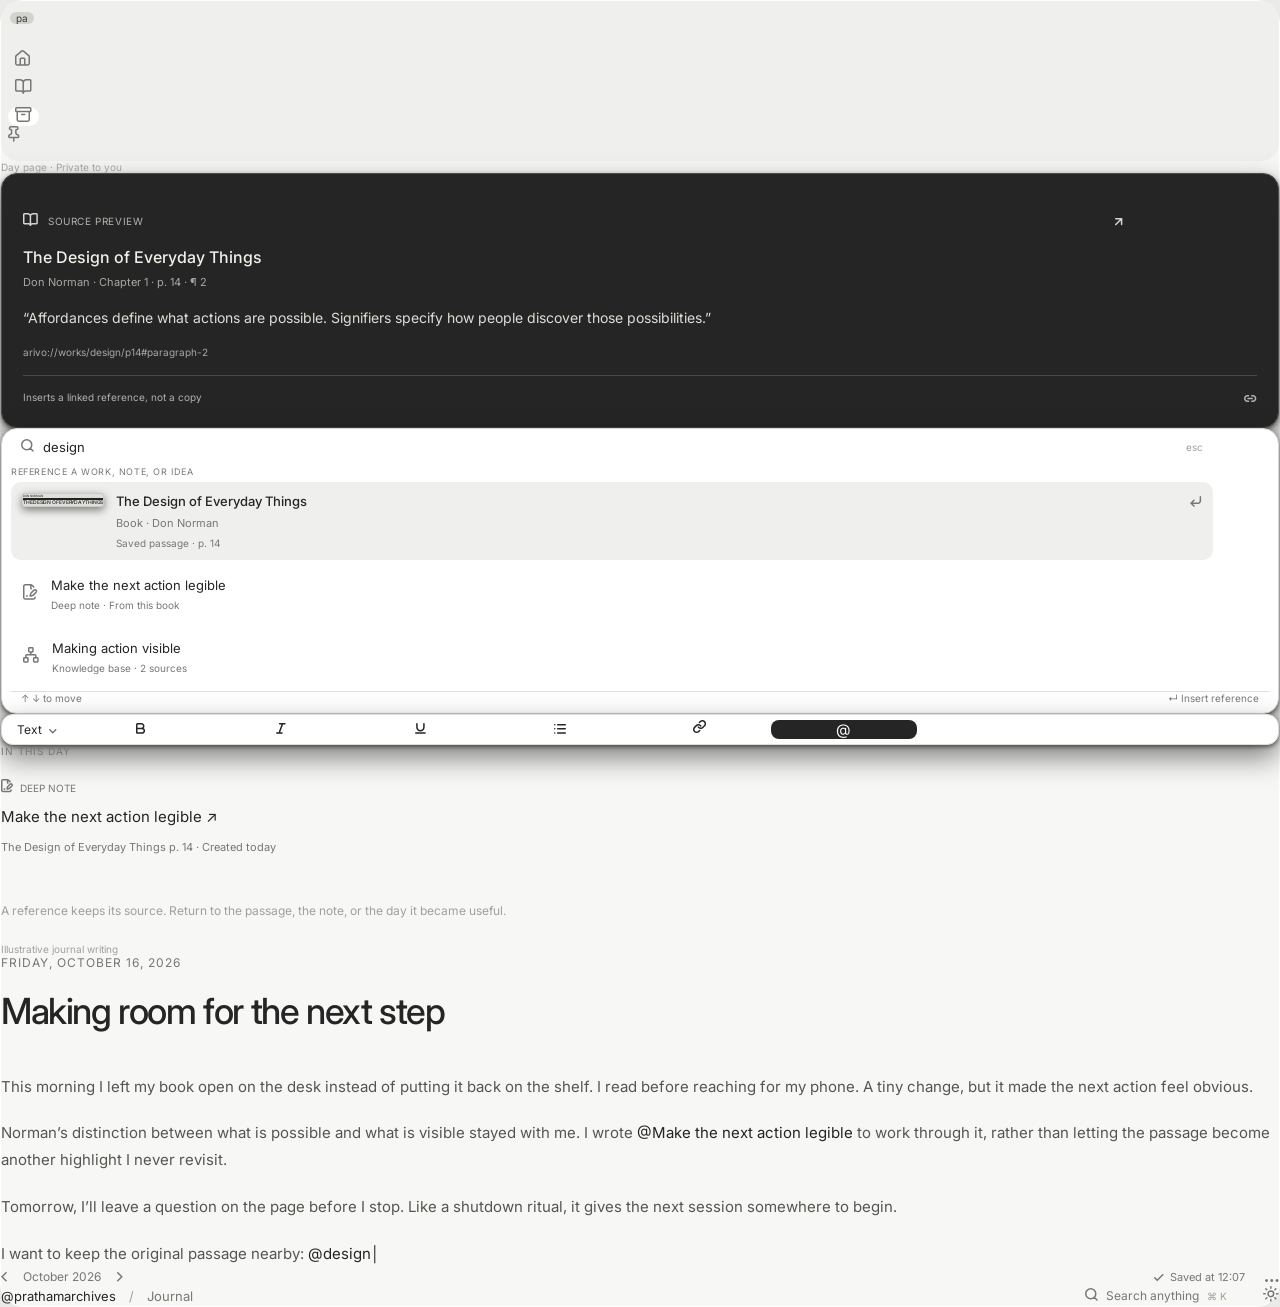
<file: context/references/figma-v1/journal-day-references.html>
<!DOCTYPE html>
<html lang="en">
<head>
  <meta charset="UTF-8">
  <meta name="viewport" content="width=device-width, initial-scale=1.0">
  <meta name="description" content="Exported from Figma">
  <title>Exported Figma Design</title>
  <link href="https://fonts.googleapis.com/css?family=Inter&display=swap" rel="stylesheet">

  <link rel="stylesheet" href="styles.css">
</head>
<body>
<div class="node-174">
<div class="study-shell-175">
<div class="navigation-rail-176">
<div class="navigation-177">
<div class="identity-178">
<div class="avatar-179">
<p class="text-180"><span class="text-rgb-60-60-58">pa</span></p>
</div>
</div>
<div class="destinations-181">
<div class="navigation-item-182">
<div class="house-183">
<img src="images/vector-184.svg" class="vector-184" alt="vector" />
</div>
</div>
<div class="navigation-item-185">
<div class="book-open-186">
<img src="images/vector-187.svg" class="vector-187" alt="vector" />
</div>
</div>
<div class="navigation-item-188">
<div class="archive-189">
<img src="images/vector-190.svg" class="vector-190" alt="vector" />
</div>
</div>
</div>
</div>
<div class="rail-tools-191">
<div class="pin-192">
<img src="images/vector-193.svg" class="vector-193" alt="vector" />
</div>
</div>
</div>
<div class="day-page-footer-194">
<p class="text-195"><span class="text-rgb-160-160-157">Day page · Private to you</span></p>
</div>
<div class="node-196">
<div class="preview-pointer-197"></div>
<div class="node-198">
<div class="book-open-199">
<img src="images/vector-200.svg" class="vector-200" alt="vector" />
</div>
<p class="text-201"><span class="text-rgb-177-177-172">SOURCE PREVIEW</span></p>
<div class="arrow-up-right-202">
<img src="images/vector-203.svg" class="vector-203" alt="vector" />
</div>
</div>
<div class="source-identity-204">
<p class="text-205"><span class="text-rgb-240-240-235">The Design of Everyday Things</span></p>
<p class="text-206"><span class="text-rgb-168-168-162">Don Norman · Chapter 1 · p. 14 · ¶ 2</span></p>
</div>
<p class="text-207"><span class="text-rgb-222-222-216">“Affordances define what actions are possible. Signifiers specify how people discover those possibilities.”</span></p>
<p class="text-208"><span class="text-rgb-168-168-162">arivo://works/design/p14#paragraph-2</span></p>
<div class="insertion-mode-209">
<p class="text-210"><span class="text-rgb-177-177-172">Inserts a linked reference, not a copy</span></p>
<div class="link-2-211">
<img src="images/vector-212.svg" class="vector-212" alt="vector" />
</div>
</div>
</div>
<div class="reference-picker-213">
<div class="reference-search-214">
<div class="search-215">
<img src="images/vector-216.svg" class="vector-216" alt="vector" />
</div>
<p class="text-217"><span class="text-rgb-37-37-37">design</span></p>
<p class="text-218"><span class="text-rgb-160-160-157">esc</span></p>
</div>
<div class="search-divider-219"></div>
<p class="text-220"><span class="text-rgb-119-119-117">REFERENCE A WORK, NOTE, OR IDEA</span></p>
<div class="selected-result-221">
<div class="book-cover-222">
<p class="text-223"><span class="text-rgb-34-34-34">DON NORMAN</span></p>
<div class="door-study-224">
<div class="handle-225"></div>
</div>
<p class="text-226"><span class="text-rgb-34-34-34">THE DESIGN
OF EVERYDAY
THINGS</span></p>
<div class="spine-227"></div>
</div>
<div class="result-details-228">
<p class="text-229"><span class="text-rgb-37-37-37">The Design of Everyday Things</span></p>
<p class="text-230"><span class="text-rgb-119-119-117">Book · Don Norman</span></p>
<p class="text-231"><span class="text-rgb-119-119-117">Saved passage · p. 14</span></p>
</div>
<div class="corner-down-left-232">
<img src="images/vector-233.svg" class="vector-233" alt="vector" />
</div>
</div>
<div class="reference-result-234">
<div class="file-pen-line-235">
<img src="images/vector-236.svg" class="vector-236" alt="vector" />
</div>
<div class="result-details-237">
<p class="text-238"><span class="text-rgb-37-37-37">Make the next action legible</span></p>
<p class="text-239"><span class="text-rgb-119-119-117">Deep note · From this book</span></p>
</div>
</div>
<div class="reference-result-240">
<div class="network-241">
<img src="images/vector-242.svg" class="vector-242" alt="vector" />
</div>
<div class="result-details-243">
<p class="text-244"><span class="text-rgb-37-37-37">Making action visible</span></p>
<p class="text-245"><span class="text-rgb-119-119-117">Knowledge base · 2 sources</span></p>
</div>
</div>
<div class="picker-instructions-246">
<p class="text-247"><span class="text-rgb-119-119-117">↑ ↓ to move</span></p>
<p class="text-248"><span class="text-rgb-119-119-117">↵ Insert reference</span></p>
</div>
</div>
<div class="node-249">
<div class="text-style-250">
<p class="text-251"><span class="text-rgb-37-37-37">Text</span></p>
<div class="chevron-down-252">
<img src="images/vector-253.svg" class="vector-253" alt="vector" />
</div>
</div>
<div class="tool-divider-254"></div>
<div class="formatting-action-255">
<div class="bold-256">
<img src="images/vector-257.svg" class="vector-257" alt="vector" />
</div>
</div>
<div class="formatting-action-258">
<div class="italic-259">
<img src="images/vector-260.svg" class="vector-260" alt="vector" />
</div>
</div>
<div class="formatting-action-261">
<div class="underline-262">
<img src="images/vector-263.svg" class="vector-263" alt="vector" />
</div>
</div>
<div class="formatting-action-264">
<div class="list-265">
<img src="images/vector-266.svg" class="vector-266" alt="vector" />
</div>
</div>
<div class="formatting-action-267">
<div class="link-268">
<img src="images/vector-269.svg" class="vector-269" alt="vector" />
</div>
</div>
<div class="reference-action-270">
<p class="text-271"><span class="text-white">@</span></p>
</div>
</div>
<div class="day-context-272">
<p class="text-273"><span class="text-rgb-119-119-117">IN THIS DAY</span></p>
<div class="existing-reference-274">
<div class="reference-type-275">
<div class="file-pen-line-276">
<img src="images/vector-277.svg" class="vector-277" alt="vector" />
</div>
<p class="text-278"><span class="text-rgb-119-119-117">DEEP NOTE</span></p>
</div>
<p class="text-279"><span class="text-rgb-37-37-37">Make the next action legible ↗</span></p>
<p class="text-280"><span class="text-rgb-119-119-117">The Design of Everyday Things
p. 14 · Created today</span></p>
</div>
<div class="divider-281"></div>
<p class="text-282"><span class="text-rgb-160-160-157">A reference keeps its source.
Return to the passage, the note, or the day it became useful.</span></p>
<p class="text-283"><span class="text-rgb-160-160-157">Illustrative journal writing</span></p>
</div>
<div class="authored-day-page-284">
<p class="text-285"><span class="text-rgb-119-119-117">FRIDAY, OCTOBER 16, 2026</span></p>
<p class="text-286"><span class="text-rgb-37-37-37">Making room for the next step</span></p>
<div class="writing-tool-space-287"></div>
<p class="text-288"><span class="text-rgb-85-85-82">This morning I left my book open on the desk instead of putting it back on the shelf. I read before reaching for my phone. A tiny change, but it made the next action feel obvious.</span></p>
<p class="text-289"><span class="text-rgb-85-85-82">Norman’s distinction between what is possible and what is visible stayed with me. I wrote </span><span class="text-rgb-37-37-37">@Make the next action legible</span><span class="text-rgb-85-85-82"> to work through it, rather than letting the passage become another highlight I never revisit.</span></p>
<p class="text-290"><span class="text-rgb-85-85-82">Tomorrow, I’ll leave a question on the page before I stop. Like a shutdown ritual, it gives the next session somewhere to begin.</span></p>
<p class="text-291"><span class="text-rgb-85-85-82">I want to keep the original passage nearby: </span><span class="text-rgb-37-37-37">@design│</span></p>
</div>
<div class="day-navigation-292">
<div class="date-navigation-293">
<div class="chevron-left-294">
<img src="images/vector-295.svg" class="vector-295" alt="vector" />
</div>
<p class="text-296"><span class="text-rgb-119-119-117">October 2026</span></p>
<div class="chevron-right-297">
<img src="images/vector-298.svg" class="vector-298" alt="vector" />
</div>
</div>
<div class="document-state-299">
<div class="save-status-300">
<div class="check-301">
<img src="images/vector-302.svg" class="vector-302" alt="vector" />
</div>
<p class="text-303"><span class="text-rgb-119-119-117">Saved at 12:07</span></p>
</div>
<div class="ellipsis-304">
<img src="images/vector-305.svg" class="vector-305" alt="vector" />
</div>
</div>
</div>
<div class="workspace-header-306">
<div class="location-307">
<p class="text-308"><span class="text-rgb-37-37-37">@prathamarchives</span></p>
<p class="text-309"><span class="text-rgb-160-160-157">/</span></p>
<p class="text-310"><span class="text-rgb-119-119-117">Journal</span></p>
</div>
<div class="workspace-tools-311">
<div class="search-312">
<div class="search-313">
<img src="images/vector-314.svg" class="vector-314" alt="vector" />
</div>
<p class="text-315"><span class="text-rgb-119-119-117">Search anything</span></p>
<p class="text-316"><span class="text-rgb-160-160-157">⌘ K</span></p>
</div>
<div class="divider-317"></div>
<div class="sun-318">
<img src="images/vector-319.svg" class="vector-319" alt="vector" />
</div>
</div>
</div>
</div>
</div>

</body>
</html>
</file>
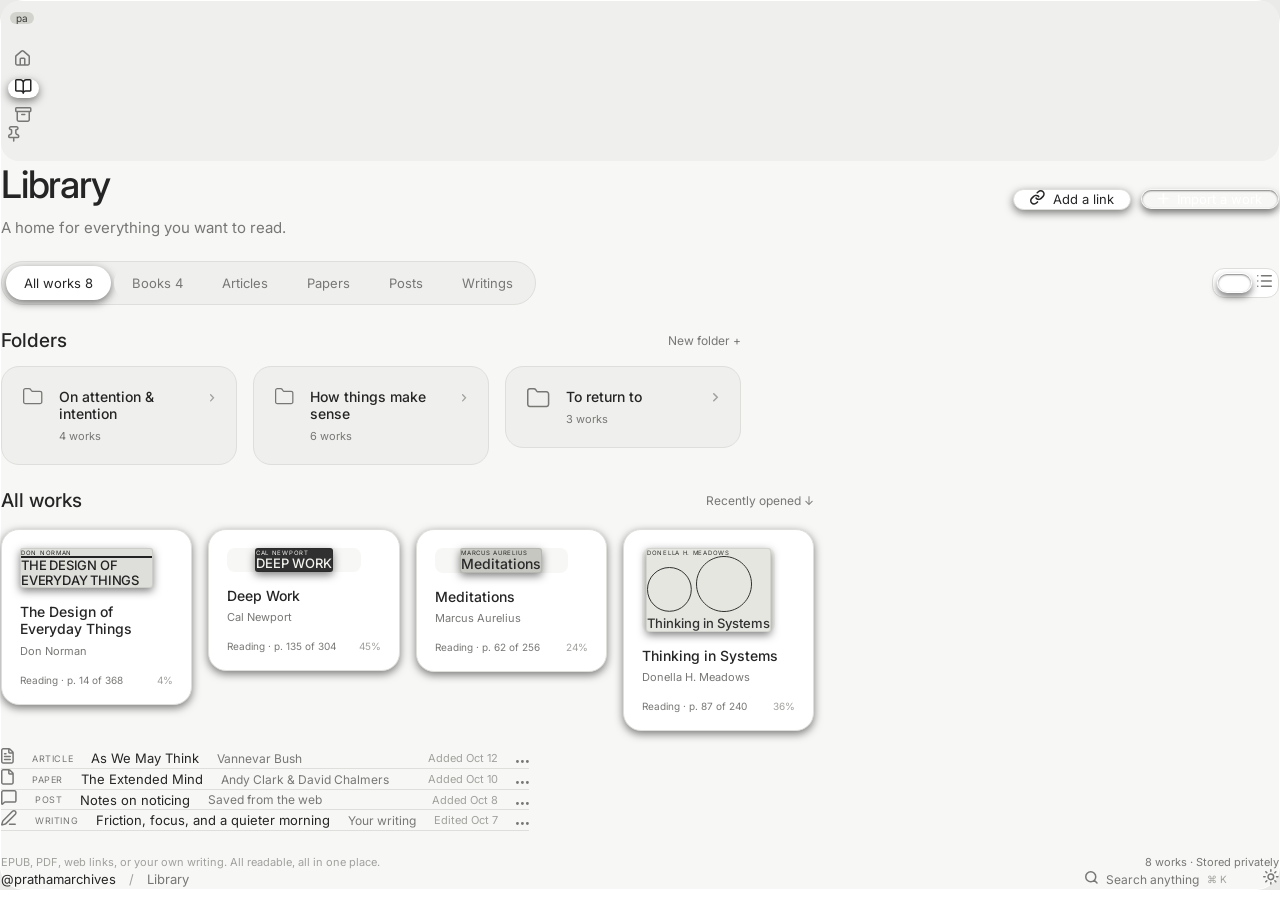
<file: context/references/figma-v1/library.html>
<!DOCTYPE html>
<html lang="en">
<head>
  <meta charset="UTF-8">
  <meta name="viewport" content="width=device-width, initial-scale=1.0">
  <meta name="description" content="Exported from Figma">
  <title>Exported Figma Design</title>
  <link href="https://fonts.googleapis.com/css?family=Inter&display=swap" rel="stylesheet">

  <link rel="stylesheet" href="styles.css">
</head>
<body>
<div class="library-636">
<div class="study-shell-637">
<div class="navigation-rail-638">
<div class="navigation-639">
<div class="identity-640">
<div class="avatar-641">
<p class="text-642"><span class="text-rgb-60-60-58">pa</span></p>
</div>
</div>
<div class="destinations-643">
<div class="navigation-item-644">
<div class="house-645">
<img src="images/vector-646.svg" class="vector-646" alt="vector" />
</div>
</div>
<div class="navigation-item-647">
<div class="book-open-648">
<img src="images/vector-649.svg" class="vector-649" alt="vector" />
</div>
</div>
<div class="navigation-item-650">
<div class="archive-651">
<img src="images/vector-652.svg" class="vector-652" alt="vector" />
</div>
</div>
</div>
</div>
<div class="rail-tools-653">
<div class="pin-654">
<img src="images/vector-655.svg" class="vector-655" alt="vector" />
</div>
</div>
</div>
<div class="library-content-656">
<div class="page-heading-657">
<div class="title-group-658">
<p class="text-659"><span class="text-rgb-37-37-37">Library</span></p>
<p class="text-660"><span class="text-rgb-119-119-117">A home for everything you want to read.</span></p>
</div>
<div class="library-actions-661">
<div class="action-662">
<div class="link-663">
<img src="images/vector-664.svg" class="vector-664" alt="vector" />
</div>
<p class="text-665"><span class="text-rgb-37-37-37">Add a link</span></p>
</div>
<div class="action-666">
<div class="plus-667">
<img src="images/vector-668.svg" class="vector-668" alt="vector" />
</div>
<p class="text-669"><span class="text-white">Import a work</span></p>
</div>
</div>
</div>
<div class="format-toolbar-670">
<div class="segmented-control-671">
<div class="segment-672">
<p class="text-673"><span class="text-rgb-37-37-37">All works  8</span></p>
</div>
<div class="segment-674">
<p class="text-675"><span class="text-rgb-119-119-117">Books  4</span></p>
</div>
<div class="segment-676">
<p class="text-677"><span class="text-rgb-119-119-117">Articles</span></p>
</div>
<div class="segment-678">
<p class="text-679"><span class="text-rgb-119-119-117">Papers</span></p>
</div>
<div class="segment-680">
<p class="text-681"><span class="text-rgb-119-119-117">Posts</span></p>
</div>
<div class="segment-682">
<p class="text-683"><span class="text-rgb-119-119-117">Writings</span></p>
</div>
</div>
<div class="view-switcher-684">
<div class="action-685">
<div class="grid-2x2-686">
<img src="images/vector-687.svg" class="vector-687" alt="vector" />
</div>
</div>
<div class="list-view-688">
<div class="list-689">
<img src="images/vector-690.svg" class="vector-690" alt="vector" />
</div>
</div>
</div>
</div>
<div class="folders-691">
<div class="section-heading-692">
<p class="text-693"><span class="text-rgb-37-37-37">Folders</span></p>
<p class="text-694"><span class="text-rgb-119-119-117">New folder  +</span></p>
</div>
<div class="folder-collection-695">
<div class="folder-696">
<div class="folder-697">
<img src="images/vector-698.svg" class="vector-698" alt="vector" />
</div>
<div class="folder-details-699">
<p class="text-700"><span class="text-rgb-37-37-37">On attention &amp; intention</span></p>
<p class="text-701"><span class="text-rgb-119-119-117">4 works</span></p>
</div>
<div class="chevron-right-702">
<img src="images/vector-703.svg" class="vector-703" alt="vector" />
</div>
</div>
<div class="folder-704">
<div class="folder-705">
<img src="images/vector-706.svg" class="vector-706" alt="vector" />
</div>
<div class="folder-details-707">
<p class="text-708"><span class="text-rgb-37-37-37">How things make sense</span></p>
<p class="text-709"><span class="text-rgb-119-119-117">6 works</span></p>
</div>
<div class="chevron-right-710">
<img src="images/vector-711.svg" class="vector-711" alt="vector" />
</div>
</div>
<div class="folder-712">
<div class="folder-713">
<img src="images/vector-714.svg" class="vector-714" alt="vector" />
</div>
<div class="folder-details-715">
<p class="text-716"><span class="text-rgb-37-37-37">To return to</span></p>
<p class="text-717"><span class="text-rgb-119-119-117">3 works</span></p>
</div>
<div class="chevron-right-718">
<img src="images/vector-719.svg" class="vector-719" alt="vector" />
</div>
</div>
</div>
</div>
<div class="all-works-720">
<div class="section-heading-721">
<p class="text-722"><span class="text-rgb-37-37-37">All works</span></p>
<p class="text-723"><span class="text-rgb-119-119-117">Recently opened  ↓</span></p>
</div>
<div class="book-shelf-724">
<div class="work-725">
<div class="cover-stage-726">
<div class="book-cover-727">
<p class="text-728"><span class="text-rgb-34-34-34">DON NORMAN</span></p>
<div class="door-study-729">
<div class="handle-730"></div>
</div>
<p class="text-731"><span class="text-rgb-34-34-34">THE DESIGN
OF EVERYDAY
THINGS</span></p>
<div class="spine-732"></div>
</div>
</div>
<div class="work-identity-733">
<p class="text-734"><span class="text-rgb-37-37-37">The Design of Everyday Things</span></p>
<p class="text-735"><span class="text-rgb-119-119-117">Don Norman</span></p>
</div>
<div class="progress-736">
<p class="text-737"><span class="text-rgb-119-119-117">Reading · p. 14 of 368</span></p>
<p class="text-738"><span class="text-rgb-160-160-157">4%</span></p>
</div>
</div>
<div class="work-739">
<div class="cover-stage-740">
<div class="book-cover-741">
<p class="text-742"><span class="text-rgb-242-242-238">CAL NEWPORT</span></p>
<div class="rule-743"></div>
<p class="text-744"><span class="text-rgb-242-242-238">DEEP
WORK</span></p>
<div class="spine-745"></div>
</div>
</div>
<div class="work-identity-746">
<p class="text-747"><span class="text-rgb-37-37-37">Deep Work</span></p>
<p class="text-748"><span class="text-rgb-119-119-117">Cal Newport</span></p>
</div>
<div class="progress-749">
<p class="text-750"><span class="text-rgb-119-119-117">Reading · p. 135 of 304</span></p>
<p class="text-751"><span class="text-rgb-160-160-157">45%</span></p>
</div>
</div>
<div class="work-752">
<div class="cover-stage-753">
<div class="book-cover-754">
<p class="text-755"><span class="text-rgb-41-41-41">MARCUS AURELIUS</span></p>
<div class="rule-756"></div>
<p class="text-757"><span class="text-rgb-41-41-41">Meditations</span></p>
<div class="spine-758"></div>
</div>
</div>
<div class="work-identity-759">
<p class="text-760"><span class="text-rgb-37-37-37">Meditations</span></p>
<p class="text-761"><span class="text-rgb-119-119-117">Marcus Aurelius</span></p>
</div>
<div class="progress-762">
<p class="text-763"><span class="text-rgb-119-119-117">Reading · p. 62 of 256</span></p>
<p class="text-764"><span class="text-rgb-160-160-157">24%</span></p>
</div>
</div>
<div class="work-765">
<div class="cover-stage-766">
<div class="book-cover-767">
<p class="text-768"><span class="text-rgb-49-49-49">DONELLA H. MEADOWS</span></p>
<img src="images/system-769.svg" class="system-769" alt="system" />
<img src="images/system-770.svg" class="system-770" alt="system" />
<p class="text-771"><span class="text-rgb-49-49-49">Thinking
in Systems</span></p>
<div class="spine-772"></div>
</div>
</div>
<div class="work-identity-773">
<p class="text-774"><span class="text-rgb-37-37-37">Thinking in Systems</span></p>
<p class="text-775"><span class="text-rgb-119-119-117">Donella H. Meadows</span></p>
</div>
<div class="progress-776">
<p class="text-777"><span class="text-rgb-119-119-117">Reading · p. 87 of 240</span></p>
<p class="text-778"><span class="text-rgb-160-160-157">36%</span></p>
</div>
</div>
</div>
<div class="other-readable-works-779">
<div class="work-row-780">
<div class="file-text-781">
<img src="images/vector-782.svg" class="vector-782" alt="vector" />
</div>
<p class="text-783"><span class="text-rgb-119-119-117">ARTICLE</span></p>
<p class="text-784"><span class="text-rgb-37-37-37">As We May Think</span></p>
<p class="text-785"><span class="text-rgb-119-119-117">Vannevar Bush</span></p>
<p class="text-786"><span class="text-rgb-160-160-157">Added Oct 12</span></p>
<div class="ellipsis-787">
<img src="images/vector-788.svg" class="vector-788" alt="vector" />
</div>
</div>
<div class="work-row-789">
<div class="file-790">
<img src="images/vector-791.svg" class="vector-791" alt="vector" />
</div>
<p class="text-792"><span class="text-rgb-119-119-117">PAPER</span></p>
<p class="text-793"><span class="text-rgb-37-37-37">The Extended Mind</span></p>
<p class="text-794"><span class="text-rgb-119-119-117">Andy Clark &amp; David Chalmers</span></p>
<p class="text-795"><span class="text-rgb-160-160-157">Added Oct 10</span></p>
<div class="ellipsis-796">
<img src="images/vector-797.svg" class="vector-797" alt="vector" />
</div>
</div>
<div class="work-row-798">
<div class="message-square-799">
<img src="images/vector-800.svg" class="vector-800" alt="vector" />
</div>
<p class="text-801"><span class="text-rgb-119-119-117">POST</span></p>
<p class="text-802"><span class="text-rgb-37-37-37">Notes on noticing</span></p>
<p class="text-803"><span class="text-rgb-119-119-117">Saved from the web</span></p>
<p class="text-804"><span class="text-rgb-160-160-157">Added Oct 8</span></p>
<div class="ellipsis-805">
<img src="images/vector-806.svg" class="vector-806" alt="vector" />
</div>
</div>
<div class="work-row-807">
<div class="pen-line-808">
<img src="images/vector-809.svg" class="vector-809" alt="vector" />
</div>
<p class="text-810"><span class="text-rgb-119-119-117">WRITING</span></p>
<p class="text-811"><span class="text-rgb-37-37-37">Friction, focus, and a quieter morning</span></p>
<p class="text-812"><span class="text-rgb-119-119-117">Your writing</span></p>
<p class="text-813"><span class="text-rgb-160-160-157">Edited Oct 7</span></p>
<div class="ellipsis-814">
<img src="images/vector-815.svg" class="vector-815" alt="vector" />
</div>
</div>
</div>
</div>
<div class="import-hint-816">
<p class="text-817"><span class="text-rgb-160-160-157">EPUB, PDF, web links, or your own writing. All readable, all in one place.</span></p>
<p class="text-818"><span class="text-rgb-119-119-117">8 works · Stored privately</span></p>
</div>
</div>
<div class="workspace-header-819">
<div class="location-820">
<p class="text-821"><span class="text-rgb-37-37-37">@prathamarchives</span></p>
<p class="text-822"><span class="text-rgb-160-160-157">/</span></p>
<p class="text-823"><span class="text-rgb-119-119-117">Library</span></p>
</div>
<div class="workspace-tools-824">
<div class="search-825">
<div class="search-826">
<img src="images/vector-827.svg" class="vector-827" alt="vector" />
</div>
<p class="text-828"><span class="text-rgb-119-119-117">Search anything</span></p>
<p class="text-829"><span class="text-rgb-160-160-157">⌘ K</span></p>
</div>
<div class="divider-830"></div>
<div class="sun-831">
<img src="images/vector-832.svg" class="vector-832" alt="vector" />
</div>
</div>
</div>
</div>
</div>

</body>
</html>
</file>
<file: design/styles/tokens.css>
/* ============================================================
   tokens.css — the owner's Figma v1 prototype values (INT-013)
   Every color literal + font family of the prototype lives here.
   prototype.css is the VERBATIM export (frozen artifact) and may
   only reference these variables. Page canvases added for the
   shell scaffold (values consistent with the prototype palette).

   INT-016 block: reference-sidebar literals (context/intake/
   INT-016-ref-spec.md — the attached screenshot, measured at a
   2.49x capture of a 1024-CSS window; all values = image px / 2.49).

   INT-017 RECALIBRATION (owner: "why so big?"): the reference is
   tablet-class touch UI; its values ported literally read enormous
   on a desktop window and clash with the export's own desktop-scale
   components. The port is divided by 2.39 (rail 172 -> 72) — every
   reference RATIO is preserved (composition stays the law; only the
   unit scale moves). Old INT-016 values kept in comments for trail.

   INT-018 block (owner: "add motion that glassy effect and expande
   motion... make its corners rounded and reduce the radius"): the
   rail becomes a FLOATING GLASS column — inset, rounded, frosted,
   with hover expansion and ink selection. Values synthesized from
   the seven turn-18 references (context/intake/INT-018-refs-spec.md).
   ============================================================ */

@font-face {
  font-family: 'Inter';
  src: url('../assets/fonts/inter-400.woff2') format('woff2');
  font-weight: 400; font-style: normal; font-display: swap;
}
@font-face {
  font-family: 'Inter';
  src: url('../assets/fonts/inter-500.woff2') format('woff2');
  font-weight: 500; font-style: normal; font-display: swap;
}
@font-face {
  font-family: 'Lora';
  src: url('../assets/fonts/lora-400.woff2') format('woff2');
  font-weight: 400; font-style: normal; font-display: swap;
}

:root {
  --font-family-inter: 'Inter', sans-serif;
  --font-family-lora: 'Lora', sans-serif;
  --text-rgb-60-60-58: rgba(60, 60, 58, 1);
  --text-rgb-161-161-156: rgba(161, 161, 156, 1);
  --text-rgb-238-238-234: rgba(238, 238, 234, 1);
  --text-rgb-34-34-34: rgba(34, 34, 34, 1);
  --text-rgb-36-36-36: rgba(36, 36, 36, 1);
  --text-rgb-242-242-238: rgba(242, 242, 238, 1);
  --text-rgb-41-41-41: rgba(41, 41, 41, 1);
  --text-rgb-49-49-49: rgba(49, 49, 49, 1);
  --text-rgb-114-114-112: rgba(114, 114, 112, 1);
  --text-rgb-160-160-157: rgba(160, 160, 157, 1);
  --text-rgb-177-177-172: rgba(177, 177, 172, 1);
  --text-rgb-240-240-235: rgba(240, 240, 235, 1);
  --text-rgb-168-168-162: rgba(168, 168, 162, 1);
  --text-rgb-222-222-216: rgba(222, 222, 216, 1);
  --text-rgb-37-37-37: rgba(37, 37, 37, 1);
  --text-rgb-119-119-117: rgba(119, 119, 117, 1);
  --text-white: rgba(255, 255, 255, 1);
  --text-rgb-85-85-82: rgba(85, 85, 82, 1);
  --text-rgb-189-189-185: rgba(189, 189, 185, 1);
  --text-rgb-83-83-80: rgba(83, 83, 80, 1);
  --text-rgb-80-80-77: rgba(80, 80, 77, 1);

  /* ---- INT-017: reference rail geometry, desktop-recalibrated ----
     (INT-016 measured it; ratios below = the reference's own) */
  --ref-rail-w: 64px;           /* INT-019: was 72 — the column slims with its contents */
  --ref-rail-avatar: 26px;      /* INT-023: was 24 — the turn-23 account-block reference
                                   runs its avatar at 0.40 x rail (44/110); 26/64 = 0.406.
                                   The identity slot + handle anchor ride this token. */
  --ref-rail-avatar-inset: 20px;/* INT-019: was 25 */
  --ref-rail-item-w: 40px;      /* INT-019: was 49 — much smaller component set */
  --ref-rail-item-h: 34px;      /* INT-019: was 41 */
  --ref-rail-pitch: 48px;       /* INT-019: was 55 — 0.75x rail, family ratio kept */
  --ref-rail-first-gap: 32px;   /* INT-019: was 40 */
  --ref-rail-icon: 18px;        /* INT-019: was 22 — strokes thin proportionally (the thickness fix) */
  --ref-content-margin: 24px;   /* was 32 — desktop-class air */
  --ref-header-inset: 24px;     /* was 55 */
  --ref-header-gap: 22px;       /* was 53 */
  --ref-content-gap: 20px;      /* was 33 */
  --ref-section-gap: 30px;      /* INT-025: the homepage's ONE equal gap (owner: "measure the gap
                                   between components divide them equally") — matches the sections'
                                   own 30px rhythm; header->content and welcome->sections join it */

  /* ---- INT-018: the floating glass rail (references synthesized) ---- */
  --ref-rail-inset: 12px;       /* full float: gap on all four sides */
  --ref-rail-col: 88px;         /* INT-019: inset + rail (64) + inset */
  --ref-rail-radius: 16px;      /* rounded corners, restrained (refs run 24-60) */
  --ref-rail-expanded: 168px;   /* INT-019: hover expansion, slimmer */
  --ref-rail-item-r: 6px;       /* INT-018: reduced from 8 per owner order */
  --ref-glass-blur: 20px;       /* frosted strength (refs 12-24) */
  --ref-rail-item-w-open: 144px;/* INT-019: the icon+label row when expanded */
  --ref-rail-label-gap: 12px;   /* INT-020: fixed icon -> label offset (the label is a zero-layout overlay) */
  --ref-rail-identity-label-gap: 8px;  /* INT-024: handle -> pfp gap, tightened 12 -> 8 (owner: "pull
                                         @prathamarchives bit closer to the pfp"; the shared 12px label-gap
                                         of the nav rows is untouched — different anchor law) */
  /* --ref-rail-acct-divider-gap: 24px — RETIRED INT-024: the ref's account-
     adjacent divider rhythm; the divider now sits OVER the account at the
     rail's end (owner order), its above-gap is the auto push, its below-gap
     rides --ref-rail-post-divider-gap. Kept here as trail. */
  --ref-rail-post-divider-gap: 17px; /* INT-023: divider -> next content (ref 29/44 x avatar); INT-024: also the line -> avatar gap at the rail's end */
}

/* page canvas: the artifact framing died (INT-016 "make it full page")
   — the canvas IS the app surface now; the desk-around-the-window look
   belonged to the OS, not to the app. Values from the prototype family. */
body.theme-dark  { background-color: #171717; }
body.theme-light { background-color: #F7F7F5; }

/* ---- INT-016/017 rail surfaces -> INT-018 GLASS surfaces ----
   The seven turn-18 references: frosted translucency + 1px light
   edge + one soft diffuse shadow; active = INK pill with inverted
   glyph (refs 2/3/6 carry it uniformly). Glass needs luminosity
   (pass-2 law): the canvas carries fixed glow washes behind the
   rail so the frost has something to refract. */
body.theme-dark {
  --ref-rail-bg: rgba(23, 23, 23, 0.72);
  --ref-rail-edge: rgba(238, 238, 234, 0.10);
  --ref-rail-shadow: 0 8px 28px rgba(0, 0, 0, 0.38);
  --ref-rail-shadow-open: 0 12px 36px rgba(0, 0, 0, 0.44);
  --ref-rail-pill: #E4E4E0;             /* light ink (dark home) */
  --ref-rail-pill-glyph: #0A0A0A;
  --ref-rail-pill-shadow: 0 1px 5px rgba(0, 0, 0, 0.4);
  --ref-rail-label: #EEEEEA;
  --ref-rail-label-muted: #A1A19C;
  --ref-avatar-ring: rgba(238, 238, 234, 0.20);
  --ref-header-line: rgba(238, 238, 234, 0.08);
  background-image:
    radial-gradient(560px 720px at 84px 300px, rgba(238, 238, 234, 0.06), transparent 62%),
    radial-gradient(1100px 840px at 88% 108%, rgba(238, 238, 234, 0.045), transparent 58%);
  background-attachment: fixed;
}
body.theme-light {
  --ref-rail-bg: rgba(255, 255, 255, 0.72);
  --ref-rail-edge: rgba(255, 255, 255, 0.65);
  --ref-rail-shadow: 0 6px 24px rgba(0, 0, 0, 0.07);
  --ref-rail-shadow-open: 0 10px 32px rgba(0, 0, 0, 0.10);
  --ref-rail-pill: #1E1E1E;             /* ink (light pages) */
  --ref-rail-pill-glyph: #FFFFFF;
  --ref-rail-pill-shadow: 0 1px 5px rgba(0, 0, 0, 0.14);
  --ref-rail-label: #252525;
  --ref-rail-label-muted: #777775;
  --ref-avatar-ring: rgba(37, 37, 37, 0.14);
  --ref-header-line: #E3E3DF;
  background-image:
    radial-gradient(560px 720px at 84px 300px, rgba(214, 214, 208, 0.45), transparent 62%),
    radial-gradient(1100px 840px at 88% 108%, rgba(255, 255, 255, 0.85), transparent 58%);
  background-attachment: fixed;
}
</file>
<file: design/styles/prototype.css>
/* VERBATIM Figma v1 export styles.css (INT-013) — frozen artifact; :root + @font-face moved to tokens.css */
.text-rgb-60-60-58 {
  color: var(--text-rgb-60-60-58);
}

.text-rgb-161-161-156 {
  color: var(--text-rgb-161-161-156);
}

.text-rgb-238-238-234 {
  color: var(--text-rgb-238-238-234);
}

.text-rgb-34-34-34 {
  color: var(--text-rgb-34-34-34);
}

.text-rgb-36-36-36 {
  color: var(--text-rgb-36-36-36);
}

.text-rgb-242-242-238 {
  color: var(--text-rgb-242-242-238);
}

.text-rgb-41-41-41 {
  color: var(--text-rgb-41-41-41);
}

.text-rgb-49-49-49 {
  color: var(--text-rgb-49-49-49);
}

.text-rgb-114-114-112 {
  color: var(--text-rgb-114-114-112);
}

.text-rgb-160-160-157 {
  color: var(--text-rgb-160-160-157);
}

.text-rgb-177-177-172 {
  color: var(--text-rgb-177-177-172);
}

.text-rgb-240-240-235 {
  color: var(--text-rgb-240-240-235);
}

.text-rgb-168-168-162 {
  color: var(--text-rgb-168-168-162);
}

.text-rgb-222-222-216 {
  color: var(--text-rgb-222-222-216);
}

.text-rgb-37-37-37 {
  color: var(--text-rgb-37-37-37);
}

.text-rgb-119-119-117 {
  color: var(--text-rgb-119-119-117);
}

.text-white {
  color: var(--text-white);
}

.text-rgb-85-85-82 {
  color: var(--text-rgb-85-85-82);
}

.text-rgb-189-189-185 {
  color: var(--text-rgb-189-189-185);
}

.text-rgb-83-83-80 {
  color: var(--text-rgb-83-83-80);
}

.text-rgb-80-80-77 {
  color: var(--text-rgb-80-80-77);
}

/* CSS Reset */
* {
  margin: 0;
  padding: 0;
  box-sizing: border-box;
}

body {
  width: 100%;
  min-height: 100vh;
  overflow-x: hidden;
}

img {
  max-width: 100%;
  height: auto;
}

/* Prototype Links */
a.prototype-link {
  text-decoration: none;
  color: inherit;
  display: contents;
}

.text-7 {
  flex-grow: 0;
  flex-shrink: 1;
  flex-basis: auto;
  text-align: left;
  font-family: var(--font-family-inter);
  font-weight: normal;
  font-size: 10px;
  text-decoration: none;
  text-transform: none;
  color: var(--text-rgb-60-60-58);
}

.avatar-6 {
  display: flex;
  flex-direction: row;
  justify-content: center;
  align-items: center;
  padding: 0px;
  flex-grow: 0;
  flex-shrink: 1;
  width: 87.5%;
  background-color: rgba(187, 187, 182, 1);
  border-radius: 99px;
}

.identity-5 {
  display: flex;
  flex-direction: row;
  justify-content: flex-start;
  align-items: center;
  gap: 9px;
  padding: 0px 2px 0px 2px;
  flex-grow: 0;
  flex-shrink: 1;
  width: 100%;
}

.vector-11 {
  flex-grow: 0;
  flex-shrink: 1;
  flex-basis: auto;
  border: 1.5px solid rgba(238, 238, 234, 1);
  border: none;
  outline: none;
}

.house-10 {
  flex-grow: 0;
  flex-shrink: 1;
  flex-basis: auto;
}

.navigation-item-9 {
  display: flex;
  flex-direction: row;
  justify-content: flex-start;
  align-items: center;
  gap: 11px;
  padding: 0px 7px 0px 7px;
  flex-grow: 0;
  flex-shrink: 1;
  width: 100%;
  box-shadow: 0px 3px 9px 0px rgba(0,0,0,0.5);
  background-color: rgba(44, 44, 44, 1);
  border-radius: 10px;
}

.vector-14 {
  flex-grow: 0;
  flex-shrink: 1;
  flex-basis: auto;
  border: 1.5px solid rgba(161, 161, 156, 1);
  border: none;
  outline: none;
}

.book-open-13 {
  flex-grow: 0;
  flex-shrink: 1;
  flex-basis: auto;
}

.navigation-item-12 {
  display: flex;
  flex-direction: row;
  justify-content: flex-start;
  align-items: center;
  gap: 11px;
  padding: 0px 7px 0px 7px;
  flex-grow: 0;
  flex-shrink: 1;
  width: 100%;
  border-radius: 10px;
}

.vector-17 {
  flex-grow: 0;
  flex-shrink: 1;
  flex-basis: auto;
  border: 1.5px solid rgba(161, 161, 156, 1);
  border: none;
  outline: none;
}

.archive-16 {
  flex-grow: 0;
  flex-shrink: 1;
  flex-basis: auto;
}

.navigation-item-15 {
  display: flex;
  flex-direction: row;
  justify-content: flex-start;
  align-items: center;
  gap: 11px;
  padding: 0px 7px 0px 7px;
  flex-grow: 0;
  flex-shrink: 1;
  width: 100%;
  border-radius: 10px;
}

.destinations-8 {
  display: flex;
  flex-direction: column;
  justify-content: flex-start;
  align-items: flex-start;
  gap: 9px;
  padding: 0px;
  flex-grow: 0;
  flex-shrink: 1;
  flex-basis: auto;
}

.navigation-4 {
  display: flex;
  flex-direction: column;
  justify-content: flex-start;
  align-items: flex-start;
  gap: 26px;
  padding: 0px;
  flex-grow: 0;
  flex-shrink: 1;
  flex-basis: auto;
}

.vector-20 {
  flex-grow: 0;
  flex-shrink: 1;
  flex-basis: auto;
  border: 1.5px solid rgba(161, 161, 156, 1);
  border: none;
  outline: none;
}

.pin-19 {
  flex-grow: 0;
  flex-shrink: 1;
  flex-basis: auto;
}

.rail-tools-18 {
  display: flex;
  flex-direction: column;
  justify-content: flex-start;
  align-items: center;
  gap: 14px;
  padding: 0px;
  flex-grow: 0;
  flex-shrink: 1;
  flex-basis: auto;
}

.navigation-rail-3 {
  display: flex;
  flex-direction: column;
  justify-content: space-between;
  align-items: flex-start;
  padding: 10px 6px 14px 6px;
  flex-grow: 0;
  flex-shrink: 1;
  width: 100%;
  background-color: rgba(41, 41, 41, 1);
  border: 1px solid rgba(255, 255, 255, 0);
  border-radius: 18px;
}

.text-24 {
  flex-grow: 0;
  flex-shrink: 1;
  flex-basis: auto;
  text-align: left;
  font-family: var(--font-family-inter);
  font-weight: normal;
  font-size: 12px;
  text-decoration: none;
  text-transform: none;
  color: var(--text-rgb-161-161-156);
}

.text-25 {
  flex-grow: 0;
  flex-shrink: 1;
  flex-basis: auto;
  text-align: left;
  font-family: var(--font-family-inter);
  font-weight: 500;
  font-size: 38px;
  letter-spacing: -1.399999976158142px;
  text-decoration: none;
  text-transform: none;
  color: var(--text-rgb-238-238-234);
}

.text-26 {
  flex-grow: 0;
  flex-shrink: 1;
  flex-basis: auto;
  text-align: left;
  font-family: var(--font-family-inter);
  font-weight: normal;
  font-size: 15px;
  text-decoration: none;
  text-transform: none;
  color: var(--text-rgb-161-161-156);
}

.greeting-23 {
  display: flex;
  flex-direction: column;
  justify-content: flex-start;
  align-items: flex-start;
  gap: 12px;
  padding: 0px;
  flex-grow: 0;
  flex-shrink: 1;
  flex-basis: auto;
}

.vector-29 {
  flex-grow: 0;
  flex-shrink: 1;
  flex-basis: auto;
  border: 1.5px solid rgba(238, 238, 234, 1);
  border: none;
  outline: none;
}

.plus-28 {
  flex-grow: 0;
  flex-shrink: 1;
  flex-basis: auto;
}

.text-30 {
  flex-grow: 0;
  flex-shrink: 1;
  flex-basis: auto;
  text-align: left;
  font-family: var(--font-family-inter);
  font-weight: normal;
  font-size: 13px;
  text-decoration: none;
  text-transform: none;
  color: var(--text-rgb-238-238-234);
}

.action-27 {
  display: flex;
  flex-direction: row;
  justify-content: center;
  align-items: center;
  gap: 8px;
  padding: 0px 16px 0px 16px;
  flex-grow: 0;
  flex-shrink: 1;
  flex-basis: auto;
  box-shadow: 0px 3px 9px 0px rgba(0,0,0,0.5);
  background-color: rgba(44, 44, 44, 1);
  border: 1px solid rgba(59, 59, 57, 1);
  border-radius: 12px;
}

.welcome-22 {
  display: flex;
  flex-direction: row;
  justify-content: space-between;
  align-items: flex-end;
  padding: 0px;
  flex-grow: 0;
  flex-shrink: 1;
  width: 100%;
}

.text-35 {
  flex-grow: 0;
  flex-shrink: 1;
  flex-basis: auto;
  text-align: left;
  font-family: var(--font-family-inter);
  font-weight: 500;
  font-size: 19px;
  text-decoration: none;
  text-transform: none;
  color: var(--text-rgb-238-238-234);
}

.text-36 {
  flex-grow: 0;
  flex-shrink: 1;
  flex-basis: auto;
  text-align: left;
  font-family: var(--font-family-inter);
  font-weight: normal;
  font-size: 12px;
  text-decoration: none;
  text-transform: none;
  color: var(--text-rgb-161-161-156);
}

.section-heading-34 {
  display: flex;
  flex-direction: row;
  justify-content: space-between;
  align-items: center;
  padding: 0px;
  flex-grow: 0;
  flex-shrink: 1;
  width: 100%;
}

.text-40 {
  flex-grow: 0;
  flex-shrink: 1;
  flex-basis: auto;
  text-align: left;
  font-family: var(--font-family-inter);
  font-weight: normal;
  font-size: 6px;
  letter-spacing: 0.699999988079071px;
  text-decoration: none;
  text-transform: none;
  color: var(--text-rgb-34-34-34);
}

.handle-42 {
  flex-grow: 0;
  flex-shrink: 1;
  flex-basis: auto;
  background-color: rgba(34, 34, 34, 1);
}

.door-study-41 {
  flex-grow: 0;
  flex-shrink: 1;
  flex-basis: auto;
  border: 1px solid rgba(34, 34, 34, 1);
}

.text-43 {
  flex-grow: 0;
  flex-shrink: 1;
  flex-basis: auto;
  text-align: left;
  font-family: var(--font-family-inter);
  font-weight: 500;
  font-size: 13px;
  letter-spacing: -0.20000000298023224px;
  line-height: 112.00000047683716%;
  text-decoration: none;
  text-transform: none;
  color: var(--text-rgb-34-34-34);
}

.spine-44 {
  flex-grow: 0;
  flex-shrink: 1;
  flex-basis: auto;
  background-color: rgba(0, 0, 0, 0.0941176488995552);
}

.book-cover-39 {
  flex-grow: 0;
  flex-shrink: 1;
  flex-basis: auto;
  box-shadow: 0px 3px 9px 0px rgba(0,0,0,0.5);
  background-color: rgba(222, 222, 218, 1);
  border: 1px solid rgba(0, 0, 0, 0.08235294371843338);
  border-radius: 3px;
}

.text-47 {
  flex-grow: 0;
  flex-shrink: 1;
  flex-basis: auto;
  text-align: left;
  font-family: var(--font-family-inter);
  font-weight: normal;
  font-size: 10px;
  letter-spacing: 1.100000023841858px;
  text-decoration: none;
  text-transform: none;
  color: var(--text-rgb-161-161-156);
}

.text-48 {
  flex-grow: 0;
  flex-shrink: 1;
  flex-basis: auto;
  text-align: left;
  font-family: var(--font-family-inter);
  font-weight: 500;
  font-size: 23px;
  letter-spacing: -0.5px;
  line-height: 112.00000047683716%;
  text-decoration: none;
  text-transform: none;
  color: var(--text-rgb-238-238-234);
}

.text-49 {
  flex-grow: 0;
  flex-shrink: 1;
  flex-basis: auto;
  text-align: left;
  font-family: var(--font-family-inter);
  font-weight: normal;
  font-size: 12px;
  text-decoration: none;
  text-transform: none;
  color: var(--text-rgb-161-161-156);
}

.book-information-46 {
  display: flex;
  flex-direction: column;
  justify-content: flex-start;
  align-items: flex-start;
  gap: 9px;
  padding: 0px;
  flex-grow: 0;
  flex-shrink: 1;
  flex-basis: auto;
}

.text-52 {
  flex-grow: 0;
  flex-shrink: 1;
  flex-basis: auto;
  text-align: left;
  font-family: var(--font-family-inter);
  font-weight: normal;
  font-size: 11px;
  text-decoration: none;
  text-transform: none;
  color: var(--text-rgb-161-161-156);
}

.text-53 {
  flex-grow: 0;
  flex-shrink: 1;
  flex-basis: auto;
  text-align: left;
  font-family: var(--font-family-inter);
  font-weight: normal;
  font-size: 11px;
  text-decoration: none;
  text-transform: none;
  color: var(--text-rgb-161-161-156);
}

.progress-labels-51 {
  display: flex;
  flex-direction: row;
  justify-content: space-between;
  align-items: flex-start;
  padding: 0px;
  flex-grow: 0;
  flex-shrink: 1;
  width: 100%;
}

.progress-fill-55 {
  flex-grow: 0;
  flex-shrink: 1;
  flex-basis: auto;
  background-color: rgba(238, 238, 234, 1);
}

.progress-track-54 {
  flex-grow: 0;
  flex-shrink: 1;
  flex-basis: auto;
  background-color: rgba(59, 59, 57, 1);
}

.vector-58 {
  flex-grow: 0;
  flex-shrink: 1;
  flex-basis: auto;
  border: 1.5px solid rgba(36, 36, 36, 1);
  border: none;
  outline: none;
}

.arrow-up-right-57 {
  flex-grow: 0;
  flex-shrink: 1;
  flex-basis: auto;
}

.text-59 {
  flex-grow: 0;
  flex-shrink: 1;
  flex-basis: auto;
  text-align: left;
  font-family: var(--font-family-inter);
  font-weight: normal;
  font-size: 13px;
  text-decoration: none;
  text-transform: none;
  color: var(--text-rgb-36-36-36);
}

.action-56 {
  display: flex;
  flex-direction: row;
  justify-content: center;
  align-items: center;
  gap: 8px;
  padding: 0px 16px 0px 16px;
  flex-grow: 0;
  flex-shrink: 1;
  flex-basis: auto;
  box-shadow: inset 0px 1px 2px 0px rgba(0,0,0,0.5), 0px 4px 7px 0px rgba(0,0,0,0.5);
  border: 1px solid rgba(255, 255, 255, 0.0941176488995552);
  border-radius: 12px;
}

.reading-progress-50 {
  display: flex;
  flex-direction: column;
  justify-content: flex-start;
  align-items: flex-start;
  gap: 11px;
  padding: 0px;
  flex-grow: 0;
  flex-shrink: 1;
  flex-basis: auto;
}

.work-details-45 {
  display: flex;
  flex-direction: column;
  justify-content: space-between;
  align-items: flex-start;
  padding: 0px;
  flex-grow: 1;
  flex-shrink: 1;
  width: 100%;
}

.continue-reading-38 {
  display: flex;
  flex-direction: row;
  justify-content: flex-start;
  align-items: flex-start;
  gap: 24px;
  padding: 24px;
  flex-grow: 0;
  flex-shrink: 1;
  width: 60.256410256410255%;
  box-shadow: 0px 3px 9px 0px rgba(0,0,0,0.5);
  background-color: rgba(44, 44, 44, 1);
  border: 1px solid rgba(59, 59, 57, 1);
  border-radius: 18px;
}

.text-63 {
  flex-grow: 0;
  flex-shrink: 1;
  flex-basis: auto;
  text-align: left;
  font-family: var(--font-family-inter);
  font-weight: normal;
  font-size: 3px;
  text-decoration: none;
  text-transform: none;
  color: var(--text-rgb-242-242-238);
}

.rule-64 {
  flex-grow: 0;
  flex-shrink: 1;
  flex-basis: auto;
  background-color: rgba(242, 242, 238, 1);
}

.text-65 {
  flex-grow: 0;
  flex-shrink: 1;
  flex-basis: auto;
  text-align: left;
  font-family: var(--font-family-inter);
  font-weight: 500;
  font-size: 5px;
  line-height: 112.00000047683716%;
  text-decoration: none;
  text-transform: none;
  color: var(--text-rgb-242-242-238);
}

.spine-66 {
  flex-grow: 0;
  flex-shrink: 1;
  flex-basis: auto;
  background-color: rgba(0, 0, 0, 0.0941176488995552);
}

.book-cover-62 {
  flex-grow: 0;
  flex-shrink: 1;
  flex-basis: auto;
  box-shadow: 0px 3px 9px 0px rgba(0,0,0,0.5);
  background-color: rgba(48, 48, 48, 1);
  border: 1px solid rgba(0, 0, 0, 0.08235294371843338);
  border-radius: 3px;
}

.text-68 {
  flex-grow: 0;
  flex-shrink: 1;
  flex-basis: auto;
  text-align: left;
  font-family: var(--font-family-inter);
  font-weight: 500;
  font-size: 19px;
  text-decoration: none;
  text-transform: none;
  color: var(--text-rgb-238-238-234);
}

.text-69 {
  flex-grow: 0;
  flex-shrink: 1;
  flex-basis: auto;
  text-align: left;
  font-family: var(--font-family-inter);
  font-weight: normal;
  font-size: 12px;
  text-decoration: none;
  text-transform: none;
  color: var(--text-rgb-161-161-156);
}

.book-information-67 {
  display: flex;
  flex-direction: column;
  justify-content: flex-start;
  align-items: flex-start;
  gap: 6px;
  padding: 0px;
  flex-grow: 0;
  flex-shrink: 1;
  flex-basis: auto;
}

.work-identity-61 {
  display: flex;
  flex-direction: row;
  justify-content: flex-start;
  align-items: center;
  gap: 15px;
  padding: 0px;
  flex-grow: 0;
  flex-shrink: 1;
  flex-basis: auto;
}

.text-70 {
  flex-grow: 0;
  flex-shrink: 1;
  flex-basis: auto;
  text-align: left;
  font-family: var(--font-family-inter);
  font-weight: normal;
  font-size: 14px;
  line-height: 150%;
  text-decoration: none;
  text-transform: none;
  color: var(--text-rgb-161-161-156);
}

.text-72 {
  flex-grow: 0;
  flex-shrink: 1;
  flex-basis: auto;
  text-align: left;
  font-family: var(--font-family-inter);
  font-weight: normal;
  font-size: 11px;
  text-decoration: none;
  text-transform: none;
  color: var(--text-rgb-161-161-156);
}

.vector-74 {
  flex-grow: 0;
  flex-shrink: 1;
  flex-basis: auto;
  border: 1.5px solid rgba(238, 238, 234, 1);
  border: none;
  outline: none;
}

.arrow-up-right-73 {
  flex-grow: 0;
  flex-shrink: 1;
  flex-basis: auto;
}

.reading-position-71 {
  display: flex;
  flex-direction: row;
  justify-content: space-between;
  align-items: center;
  padding: 0px;
  flex-grow: 0;
  flex-shrink: 1;
  width: 100%;
}

.reading-card-60 {
  display: flex;
  flex-direction: column;
  justify-content: space-between;
  align-items: flex-start;
  padding: 22px;
  flex-grow: 1;
  flex-shrink: 1;
  width: 100%;
  background-color: rgba(41, 41, 41, 1);
  border: 1px solid rgba(59, 59, 57, 1);
  border-radius: 18px;
}

.reading-cards-37 {
  display: flex;
  flex-direction: row;
  justify-content: flex-start;
  align-items: flex-start;
  gap: 16px;
  padding: 0px;
  flex-grow: 0;
  flex-shrink: 1;
  width: 100%;
}

.currently-reading-33 {
  display: flex;
  flex-direction: column;
  justify-content: flex-start;
  align-items: flex-start;
  gap: 18px;
  padding: 0px;
  flex-grow: 0;
  flex-shrink: 1;
  flex-basis: auto;
}

.text-77 {
  flex-grow: 0;
  flex-shrink: 1;
  flex-basis: auto;
  text-align: left;
  font-family: var(--font-family-inter);
  font-weight: 500;
  font-size: 19px;
  text-decoration: none;
  text-transform: none;
  color: var(--text-rgb-238-238-234);
}

.text-78 {
  flex-grow: 0;
  flex-shrink: 1;
  flex-basis: auto;
  text-align: left;
  font-family: var(--font-family-inter);
  font-weight: normal;
  font-size: 12px;
  text-decoration: none;
  text-transform: none;
  color: var(--text-rgb-161-161-156);
}

.section-heading-76 {
  display: flex;
  flex-direction: row;
  justify-content: space-between;
  align-items: center;
  padding: 0px;
  flex-grow: 0;
  flex-shrink: 1;
  width: 100%;
}

.text-83 {
  flex-grow: 0;
  flex-shrink: 1;
  flex-basis: auto;
  text-align: left;
  font-family: var(--font-family-inter);
  font-weight: normal;
  font-size: 3px;
  text-decoration: none;
  text-transform: none;
  color: var(--text-rgb-242-242-238);
}

.rule-84 {
  flex-grow: 0;
  flex-shrink: 1;
  flex-basis: auto;
  background-color: rgba(242, 242, 238, 1);
}

.text-85 {
  flex-grow: 0;
  flex-shrink: 1;
  flex-basis: auto;
  text-align: left;
  font-family: var(--font-family-inter);
  font-weight: 500;
  font-size: 5px;
  line-height: 112.00000047683716%;
  text-decoration: none;
  text-transform: none;
  color: var(--text-rgb-242-242-238);
}

.spine-86 {
  flex-grow: 0;
  flex-shrink: 1;
  flex-basis: auto;
  background-color: rgba(0, 0, 0, 0.0941176488995552);
}

.book-cover-82 {
  flex-grow: 0;
  flex-shrink: 1;
  flex-basis: auto;
  box-shadow: 0px 3px 9px 0px rgba(0,0,0,0.5);
  background-color: rgba(48, 48, 48, 1);
  border: 1px solid rgba(0, 0, 0, 0.08235294371843338);
  border-radius: 3px;
}

.text-89 {
  flex-grow: 0;
  flex-shrink: 1;
  flex-basis: auto;
  text-align: left;
  font-family: var(--font-family-inter);
  font-weight: normal;
  font-size: 3px;
  text-decoration: none;
  text-transform: none;
  color: var(--text-rgb-41-41-41);
}

.rule-90 {
  flex-grow: 0;
  flex-shrink: 1;
  flex-basis: auto;
  background-color: rgba(41, 41, 41, 1);
}

.text-91 {
  flex-grow: 0;
  flex-shrink: 1;
  flex-basis: auto;
  text-align: left;
  font-family: var(--font-family-inter);
  font-weight: 500;
  font-size: 5px;
  line-height: 112.00000047683716%;
  text-decoration: none;
  text-transform: none;
  color: var(--text-rgb-41-41-41);
}

.spine-92 {
  flex-grow: 0;
  flex-shrink: 1;
  flex-basis: auto;
  background-color: rgba(0, 0, 0, 0.0941176488995552);
}

.book-cover-88 {
  flex-grow: 0;
  flex-shrink: 1;
  flex-basis: auto;
  box-shadow: 0px 3px 9px 0px rgba(0,0,0,0.5);
  background-color: rgba(199, 199, 193, 1);
  border: 1px solid rgba(0, 0, 0, 0.08235294371843338);
  border-radius: 3px;
}

.back-cover-87 {
  flex-grow: 0;
  flex-shrink: 1;
  flex-basis: auto;
}

.book-stack-81 {
  flex-grow: 0;
  flex-shrink: 1;
  flex-basis: auto;
}

.text-94 {
  flex-grow: 0;
  flex-shrink: 1;
  flex-basis: auto;
  text-align: left;
  font-family: var(--font-family-inter);
  font-weight: 500;
  font-size: 14px;
  text-decoration: none;
  text-transform: none;
  color: var(--text-rgb-238-238-234);
}

.text-95 {
  flex-grow: 0;
  flex-shrink: 1;
  flex-basis: auto;
  text-align: left;
  font-family: var(--font-family-inter);
  font-weight: normal;
  font-size: 11px;
  text-decoration: none;
  text-transform: none;
  color: var(--text-rgb-161-161-156);
}

.list-details-93 {
  display: flex;
  flex-direction: column;
  justify-content: flex-start;
  align-items: flex-start;
  gap: 8px;
  padding: 0px;
  flex-grow: 1;
  flex-shrink: 1;
  flex-basis: auto;
}

.reading-list-80 {
  display: flex;
  flex-direction: row;
  justify-content: flex-start;
  align-items: flex-start;
  gap: 17px;
  padding: 18px;
  flex-grow: 1;
  flex-shrink: 1;
  width: 48.97435897435897%;
  background-color: rgba(44, 44, 44, 1);
  border: 1px solid rgba(59, 59, 57, 1);
  border-radius: 18px;
}

.text-99 {
  flex-grow: 0;
  flex-shrink: 1;
  flex-basis: auto;
  text-align: left;
  font-family: var(--font-family-inter);
  font-weight: normal;
  font-size: 3px;
  text-decoration: none;
  text-transform: none;
  color: var(--text-rgb-34-34-34);
}

.handle-101 {
  flex-grow: 0;
  flex-shrink: 1;
  flex-basis: auto;
  background-color: rgba(34, 34, 34, 1);
}

.door-study-100 {
  flex-grow: 0;
  flex-shrink: 1;
  flex-basis: auto;
  border: 1px solid rgba(34, 34, 34, 1);
}

.text-102 {
  flex-grow: 0;
  flex-shrink: 1;
  flex-basis: auto;
  text-align: left;
  font-family: var(--font-family-inter);
  font-weight: 500;
  font-size: 5px;
  letter-spacing: -0.20000000298023224px;
  line-height: 112.00000047683716%;
  text-decoration: none;
  text-transform: none;
  color: var(--text-rgb-34-34-34);
}

.spine-103 {
  flex-grow: 0;
  flex-shrink: 1;
  flex-basis: auto;
  background-color: rgba(0, 0, 0, 0.0941176488995552);
}

.book-cover-98 {
  flex-grow: 0;
  flex-shrink: 1;
  flex-basis: auto;
  box-shadow: 0px 3px 9px 0px rgba(0,0,0,0.5);
  background-color: rgba(222, 222, 218, 1);
  border: 1px solid rgba(0, 0, 0, 0.08235294371843338);
  border-radius: 3px;
}

.text-106 {
  flex-grow: 0;
  flex-shrink: 1;
  flex-basis: auto;
  text-align: left;
  font-family: var(--font-family-inter);
  font-weight: normal;
  font-size: 3px;
  text-decoration: none;
  text-transform: none;
  color: var(--text-rgb-49-49-49);
}

.system-107 {
  flex-grow: 0;
  flex-shrink: 1;
  flex-basis: auto;
  border: 1px solid rgba(49, 49, 49, 1);
  border: none;
  outline: none;
}

.system-108 {
  flex-grow: 0;
  flex-shrink: 1;
  flex-basis: auto;
  border: 1px solid rgba(49, 49, 49, 1);
  border: none;
  outline: none;
}

.text-109 {
  flex-grow: 0;
  flex-shrink: 1;
  flex-basis: auto;
  text-align: left;
  font-family: var(--font-family-inter);
  font-weight: 500;
  font-size: 5px;
  line-height: 112.00000047683716%;
  text-decoration: none;
  text-transform: none;
  color: var(--text-rgb-49-49-49);
}

.spine-110 {
  flex-grow: 0;
  flex-shrink: 1;
  flex-basis: auto;
  background-color: rgba(0, 0, 0, 0.0941176488995552);
}

.book-cover-105 {
  flex-grow: 0;
  flex-shrink: 1;
  flex-basis: auto;
  box-shadow: 0px 3px 9px 0px rgba(0,0,0,0.5);
  background-color: rgba(230, 230, 224, 1);
  border: 1px solid rgba(0, 0, 0, 0.08235294371843338);
  border-radius: 3px;
}

.back-cover-104 {
  flex-grow: 0;
  flex-shrink: 1;
  flex-basis: auto;
}

.book-stack-97 {
  flex-grow: 0;
  flex-shrink: 1;
  flex-basis: auto;
}

.text-112 {
  flex-grow: 0;
  flex-shrink: 1;
  flex-basis: auto;
  text-align: left;
  font-family: var(--font-family-inter);
  font-weight: 500;
  font-size: 14px;
  text-decoration: none;
  text-transform: none;
  color: var(--text-rgb-238-238-234);
}

.text-113 {
  flex-grow: 0;
  flex-shrink: 1;
  flex-basis: auto;
  text-align: left;
  font-family: var(--font-family-inter);
  font-weight: normal;
  font-size: 11px;
  text-decoration: none;
  text-transform: none;
  color: var(--text-rgb-161-161-156);
}

.list-details-111 {
  display: flex;
  flex-direction: column;
  justify-content: flex-start;
  align-items: flex-start;
  gap: 8px;
  padding: 0px;
  flex-grow: 1;
  flex-shrink: 1;
  flex-basis: auto;
}

.reading-list-96 {
  display: flex;
  flex-direction: row;
  justify-content: flex-start;
  align-items: flex-start;
  gap: 17px;
  padding: 18px;
  flex-grow: 1;
  flex-shrink: 1;
  width: 48.97435897435897%;
  background-color: rgba(44, 44, 44, 1);
  border: 1px solid rgba(59, 59, 57, 1);
  border-radius: 18px;
}

.lists-79 {
  display: flex;
  flex-direction: row;
  justify-content: flex-start;
  align-items: flex-start;
  gap: 16px;
  padding: 0px;
  flex-grow: 0;
  flex-shrink: 1;
  width: 100%;
}

.reading-lists-75 {
  display: flex;
  flex-direction: column;
  justify-content: flex-start;
  align-items: flex-start;
  gap: 16px;
  padding: 0px;
  flex-grow: 0;
  flex-shrink: 1;
  flex-basis: auto;
}

.text-116 {
  flex-grow: 0;
  flex-shrink: 1;
  flex-basis: auto;
  text-align: left;
  font-family: var(--font-family-inter);
  font-weight: 500;
  font-size: 19px;
  text-decoration: none;
  text-transform: none;
  color: var(--text-rgb-238-238-234);
}

.text-117 {
  flex-grow: 0;
  flex-shrink: 1;
  flex-basis: auto;
  text-align: left;
  font-family: var(--font-family-inter);
  font-weight: normal;
  font-size: 12px;
  text-decoration: none;
  text-transform: none;
  color: var(--text-rgb-161-161-156);
}

.section-heading-115 {
  display: flex;
  flex-direction: row;
  justify-content: space-between;
  align-items: center;
  padding: 0px;
  flex-grow: 0;
  flex-shrink: 1;
  width: 100%;
}

.passage-marker-119 {
  flex-grow: 0;
  flex-shrink: 1;
  flex-basis: auto;
  background-color: rgba(114, 114, 112, 1);
}

.text-121 {
  flex-grow: 0;
  flex-shrink: 1;
  flex-basis: auto;
  text-align: left;
  font-family: var(--font-family-inter);
  font-weight: normal;
  font-size: 15px;
  line-height: 150%;
  text-decoration: none;
  text-transform: none;
  color: var(--text-rgb-238-238-234);
}

.text-123 {
  flex-grow: 0;
  flex-shrink: 1;
  flex-basis: auto;
  text-align: left;
  font-family: var(--font-family-inter);
  font-weight: normal;
  font-size: 11px;
  text-decoration: none;
  text-transform: none;
  color: var(--text-rgb-161-161-156);
}

.text-124 {
  flex-grow: 0;
  flex-shrink: 1;
  flex-basis: auto;
  text-align: left;
  font-family: var(--font-family-inter);
  font-weight: normal;
  font-size: 11px;
  text-decoration: none;
  text-transform: none;
  color: var(--text-rgb-161-161-156);
}

.provenance-122 {
  display: flex;
  flex-direction: row;
  justify-content: flex-start;
  align-items: flex-start;
  gap: 15px;
  padding: 0px;
  flex-grow: 0;
  flex-shrink: 1;
  flex-basis: auto;
}

.passage-120 {
  display: flex;
  flex-direction: column;
  justify-content: flex-start;
  align-items: flex-start;
  gap: 11px;
  padding: 0px;
  flex-grow: 1;
  flex-shrink: 1;
  flex-basis: auto;
}

.text-125 {
  flex-grow: 0;
  flex-shrink: 1;
  flex-basis: auto;
  text-align: left;
  font-family: var(--font-family-inter);
  font-weight: normal;
  font-size: 11px;
  text-decoration: none;
  text-transform: none;
  color: var(--text-rgb-114-114-112);
}

.highlight-118 {
  display: flex;
  flex-direction: row;
  justify-content: flex-start;
  align-items: flex-start;
  gap: 20px;
  padding: 0px 0px 17px 0px;
  flex-grow: 0;
  flex-shrink: 1;
  width: 100%;
  border-bottom: 1px solid rgba(59, 59, 57, 1);
}

.passage-marker-127 {
  flex-grow: 0;
  flex-shrink: 1;
  flex-basis: auto;
  background-color: rgba(114, 114, 112, 1);
}

.text-129 {
  flex-grow: 0;
  flex-shrink: 1;
  flex-basis: auto;
  text-align: left;
  font-family: var(--font-family-inter);
  font-weight: normal;
  font-size: 15px;
  line-height: 150%;
  text-decoration: none;
  text-transform: none;
  color: var(--text-rgb-238-238-234);
}

.text-131 {
  flex-grow: 0;
  flex-shrink: 1;
  flex-basis: auto;
  text-align: left;
  font-family: var(--font-family-inter);
  font-weight: normal;
  font-size: 11px;
  text-decoration: none;
  text-transform: none;
  color: var(--text-rgb-161-161-156);
}

.text-132 {
  flex-grow: 0;
  flex-shrink: 1;
  flex-basis: auto;
  text-align: left;
  font-family: var(--font-family-inter);
  font-weight: normal;
  font-size: 11px;
  text-decoration: none;
  text-transform: none;
  color: var(--text-rgb-161-161-156);
}

.provenance-130 {
  display: flex;
  flex-direction: row;
  justify-content: flex-start;
  align-items: flex-start;
  gap: 15px;
  padding: 0px;
  flex-grow: 0;
  flex-shrink: 1;
  flex-basis: auto;
}

.passage-128 {
  display: flex;
  flex-direction: column;
  justify-content: flex-start;
  align-items: flex-start;
  gap: 11px;
  padding: 0px;
  flex-grow: 1;
  flex-shrink: 1;
  flex-basis: auto;
}

.text-133 {
  flex-grow: 0;
  flex-shrink: 1;
  flex-basis: auto;
  text-align: left;
  font-family: var(--font-family-inter);
  font-weight: normal;
  font-size: 11px;
  text-decoration: none;
  text-transform: none;
  color: var(--text-rgb-114-114-112);
}

.highlight-126 {
  display: flex;
  flex-direction: row;
  justify-content: flex-start;
  align-items: flex-start;
  gap: 20px;
  padding: 0px 0px 17px 0px;
  flex-grow: 0;
  flex-shrink: 1;
  width: 100%;
  border-bottom: 1px solid rgba(59, 59, 57, 1);
}

.recent-highlights-114 {
  display: flex;
  flex-direction: column;
  justify-content: flex-start;
  align-items: flex-start;
  gap: 17px;
  padding: 0px;
  flex-grow: 0;
  flex-shrink: 1;
  flex-basis: auto;
}

.reading-space-32 {
  display: flex;
  flex-direction: column;
  justify-content: flex-start;
  align-items: flex-start;
  gap: 30px;
  padding: 0px;
  flex-grow: 0;
  flex-shrink: 1;
  flex-basis: auto;
}

.vector-138 {
  flex-grow: 0;
  flex-shrink: 1;
  flex-basis: auto;
  border: 1.5px solid rgba(238, 238, 234, 1);
  border: none;
  outline: none;
}

.notebook-pen-137 {
  flex-grow: 0;
  flex-shrink: 1;
  flex-basis: auto;
}

.text-139 {
  flex-grow: 0;
  flex-shrink: 1;
  flex-basis: auto;
  text-align: left;
  font-family: var(--font-family-inter);
  font-weight: normal;
  font-size: 11px;
  text-decoration: none;
  text-transform: none;
  color: var(--text-rgb-161-161-156);
}

.journal-header-136 {
  display: flex;
  flex-direction: row;
  justify-content: space-between;
  align-items: center;
  padding: 0px;
  flex-grow: 0;
  flex-shrink: 1;
  width: 100%;
}

.text-141 {
  flex-grow: 0;
  flex-shrink: 1;
  flex-basis: auto;
  text-align: left;
  font-family: var(--font-family-inter);
  font-weight: 500;
  font-size: 25px;
  letter-spacing: -0.5px;
  text-decoration: none;
  text-transform: none;
  color: var(--text-rgb-238-238-234);
}

.text-142 {
  flex-grow: 0;
  flex-shrink: 1;
  flex-basis: auto;
  text-align: left;
  font-family: var(--font-family-inter);
  font-weight: normal;
  font-size: 14px;
  line-height: 164.9999976158142%;
  text-decoration: none;
  text-transform: none;
  color: var(--text-rgb-161-161-156);
}

.journal-excerpt-140 {
  display: flex;
  flex-direction: column;
  justify-content: flex-start;
  align-items: flex-start;
  gap: 13px;
  padding: 0px;
  flex-grow: 0;
  flex-shrink: 1;
  flex-basis: auto;
}

.text-144 {
  flex-grow: 0;
  flex-shrink: 1;
  flex-basis: auto;
  text-align: left;
  font-family: var(--font-family-inter);
  font-weight: normal;
  font-size: 16px;
  text-decoration: none;
  text-transform: none;
  color: var(--text-rgb-238-238-234);
}

.text-145 {
  flex-grow: 0;
  flex-shrink: 1;
  flex-basis: auto;
  text-align: left;
  font-family: var(--font-family-inter);
  font-weight: normal;
  font-size: 11px;
  text-decoration: none;
  text-transform: none;
  color: var(--text-rgb-161-161-156);
}

.referenced-work-143 {
  display: flex;
  flex-direction: row;
  justify-content: flex-start;
  align-items: center;
  gap: 8px;
  padding: 0px;
  flex-grow: 0;
  flex-shrink: 1;
  width: 85.11904761904762%;
}

.vector-148 {
  flex-grow: 0;
  flex-shrink: 1;
  flex-basis: auto;
  border: 1.5px solid rgba(238, 238, 234, 1);
  border: none;
  outline: none;
}

.arrow-up-right-147 {
  flex-grow: 0;
  flex-shrink: 1;
  flex-basis: auto;
}

.text-149 {
  flex-grow: 0;
  flex-shrink: 1;
  flex-basis: auto;
  text-align: left;
  font-family: var(--font-family-inter);
  font-weight: normal;
  font-size: 13px;
  text-decoration: none;
  text-transform: none;
  color: var(--text-rgb-238-238-234);
}

.action-146 {
  display: flex;
  flex-direction: row;
  justify-content: center;
  align-items: center;
  gap: 8px;
  padding: 0px 16px 0px 16px;
  flex-grow: 0;
  flex-shrink: 1;
  flex-basis: auto;
  box-shadow: 0px 3px 9px 0px rgba(0,0,0,0.5);
  background-color: rgba(44, 44, 44, 1);
  border: 1px solid rgba(59, 59, 57, 1);
  border-radius: 12px;
}

.today-s-journal-135 {
  display: flex;
  flex-direction: column;
  justify-content: flex-start;
  align-items: flex-start;
  gap: 22px;
  padding: 25px;
  flex-grow: 0;
  flex-shrink: 1;
  flex-basis: auto;
  box-shadow: 0px 3px 9px 0px rgba(0,0,0,0.5);
  background-color: rgba(44, 44, 44, 1);
  border: 1px solid rgba(59, 59, 57, 1);
  border-radius: 18px;
}

.text-151 {
  flex-grow: 0;
  flex-shrink: 1;
  flex-basis: auto;
  text-align: left;
  font-family: var(--font-family-inter);
  font-weight: normal;
  font-size: 11px;
  letter-spacing: 0.6000000238418579px;
  text-decoration: none;
  text-transform: none;
  color: var(--text-rgb-161-161-156);
}

.text-152 {
  flex-grow: 0;
  flex-shrink: 1;
  flex-basis: auto;
  text-align: left;
  font-family: var(--font-family-inter);
  font-weight: 500;
  font-size: 21px;
  line-height: 125%;
  text-decoration: none;
  text-transform: none;
  color: var(--text-rgb-238-238-234);
}

.text-153 {
  flex-grow: 0;
  flex-shrink: 1;
  flex-basis: auto;
  text-align: left;
  font-family: var(--font-family-inter);
  font-weight: normal;
  font-size: 14px;
  line-height: 164.9999976158142%;
  text-decoration: none;
  text-transform: none;
  color: var(--text-rgb-161-161-156);
}

.text-154 {
  flex-grow: 0;
  flex-shrink: 1;
  flex-basis: auto;
  text-align: left;
  font-family: var(--font-family-inter);
  font-weight: normal;
  font-size: 11px;
  line-height: 150%;
  text-decoration: none;
  text-transform: none;
  color: var(--text-rgb-161-161-156);
}

.text-156 {
  flex-grow: 0;
  flex-shrink: 1;
  flex-basis: auto;
  text-align: left;
  font-family: var(--font-family-inter);
  font-weight: normal;
  font-size: 12px;
  text-decoration: none;
  text-transform: none;
  color: var(--text-rgb-238-238-234);
}

.vector-158 {
  flex-grow: 0;
  flex-shrink: 1;
  flex-basis: auto;
  border: 1.5px solid rgba(238, 238, 234, 1);
  border: none;
  outline: none;
}

.arrow-right-157 {
  flex-grow: 0;
  flex-shrink: 1;
  flex-basis: auto;
}

.note-link-155 {
  display: flex;
  flex-direction: row;
  justify-content: flex-start;
  align-items: center;
  gap: 7px;
  padding: 0px;
  flex-grow: 0;
  flex-shrink: 1;
  flex-basis: auto;
}

.return-to-a-thought-150 {
  display: flex;
  flex-direction: column;
  justify-content: flex-start;
  align-items: flex-start;
  gap: 16px;
  padding: 6px;
  flex-grow: 0;
  flex-shrink: 1;
  flex-basis: auto;
}

.text-159 {
  flex-grow: 0;
  flex-shrink: 1;
  flex-basis: auto;
  text-align: left;
  font-family: var(--font-family-inter);
  font-weight: normal;
  font-size: 11px;
  line-height: 160.0000023841858%;
  text-decoration: none;
  text-transform: none;
  color: var(--text-rgb-114-114-112);
}

.reflection-space-134 {
  display: flex;
  flex-direction: column;
  justify-content: flex-start;
  align-items: flex-start;
  gap: 24px;
  padding: 0px;
  flex-grow: 1;
  flex-shrink: 1;
  flex-basis: auto;
}

.study-overview-31 {
  display: flex;
  flex-direction: row;
  justify-content: flex-start;
  align-items: flex-start;
  gap: 36px;
  padding: 0px;
  flex-grow: 0;
  flex-shrink: 1;
  width: 100%;
}

.home-content-21 {
  display: flex;
  flex-direction: column;
  justify-content: flex-start;
  align-items: flex-start;
  gap: 38px;
  padding: 0px;
  flex-grow: 0;
  flex-shrink: 1;
  flex-basis: auto;
}

.text-162 {
  flex-grow: 0;
  flex-shrink: 1;
  flex-basis: auto;
  text-align: left;
  font-family: var(--font-family-inter);
  font-weight: normal;
  font-size: 13px;
  text-decoration: none;
  text-transform: none;
  color: var(--text-rgb-238-238-234);
}

.text-163 {
  flex-grow: 0;
  flex-shrink: 1;
  flex-basis: auto;
  text-align: left;
  font-family: var(--font-family-inter);
  font-weight: normal;
  font-size: 13px;
  text-decoration: none;
  text-transform: none;
  color: var(--text-rgb-114-114-112);
}

.text-164 {
  flex-grow: 0;
  flex-shrink: 1;
  flex-basis: auto;
  text-align: left;
  font-family: var(--font-family-inter);
  font-weight: normal;
  font-size: 13px;
  text-decoration: none;
  text-transform: none;
  color: var(--text-rgb-161-161-156);
}

.location-161 {
  display: flex;
  flex-direction: row;
  justify-content: flex-start;
  align-items: center;
  gap: 13px;
  padding: 0px;
  flex-grow: 0;
  flex-shrink: 1;
  flex-basis: auto;
}

.vector-168 {
  flex-grow: 0;
  flex-shrink: 1;
  flex-basis: auto;
  border: 1.5px solid rgba(161, 161, 156, 1);
  border: none;
  outline: none;
}

.search-167 {
  flex-grow: 0;
  flex-shrink: 1;
  flex-basis: auto;
}

.text-169 {
  flex-grow: 0;
  flex-shrink: 1;
  flex-basis: auto;
  text-align: left;
  font-family: var(--font-family-inter);
  font-weight: normal;
  font-size: 12px;
  text-decoration: none;
  text-transform: none;
  color: var(--text-rgb-161-161-156);
}

.text-170 {
  flex-grow: 0;
  flex-shrink: 1;
  flex-basis: auto;
  text-align: left;
  font-family: var(--font-family-inter);
  font-weight: normal;
  font-size: 10px;
  text-decoration: none;
  text-transform: none;
  color: var(--text-rgb-114-114-112);
}

.search-166 {
  display: flex;
  flex-direction: row;
  justify-content: flex-start;
  align-items: center;
  gap: 8px;
  padding: 0px;
  flex-grow: 0;
  flex-shrink: 1;
  flex-basis: auto;
}

.divider-171 {
  flex-grow: 0;
  flex-shrink: 1;
  flex-basis: auto;
  background-color: rgba(59, 59, 57, 1);
}

.vector-173 {
  flex-grow: 0;
  flex-shrink: 1;
  flex-basis: auto;
  border: 1.5px solid rgba(161, 161, 156, 1);
  border: none;
  outline: none;
}

.moon-172 {
  flex-grow: 0;
  flex-shrink: 1;
  flex-basis: auto;
}

.workspace-tools-165 {
  display: flex;
  flex-direction: row;
  justify-content: flex-start;
  align-items: center;
  gap: 18px;
  padding: 0px;
  flex-grow: 0;
  flex-shrink: 1;
  flex-basis: auto;
}

.workspace-header-160 {
  display: flex;
  flex-direction: row;
  justify-content: space-between;
  align-items: center;
  padding: 0px;
  flex-grow: 0;
  flex-shrink: 1;
  width: 100%;
}

.study-shell-2 {
  flex-grow: 0;
  flex-shrink: 1;
  flex-basis: auto;
  background-color: rgba(34, 34, 34, 1);
  border: 1px solid rgba(72, 72, 70, 1);
  border-radius: 24px;
}

.home-dark-1 {
@media (max-width: 1440px) {
  .home-dark-1 {
    padding-left: 24px;
    padding-right: 24px;
  }
}

@media (max-width: 768px) {
  .home-dark-1 {
    padding-left: 16px;
    padding-right: 16px;
  }
}
  flex-grow: 0;
  flex-shrink: 1;
  flex-basis: auto;
  background-color: rgba(23, 23, 23, 1);
}

.text-180 {
  flex-grow: 0;
  flex-shrink: 1;
  flex-basis: auto;
  text-align: left;
  font-family: var(--font-family-inter);
  font-weight: normal;
  font-size: 10px;
  text-decoration: none;
  text-transform: none;
  color: var(--text-rgb-60-60-58);
}

.avatar-179 {
  display: flex;
  flex-direction: row;
  justify-content: center;
  align-items: center;
  padding: 0px;
  flex-grow: 0;
  flex-shrink: 1;
  width: 87.5%;
  background-color: rgba(211, 211, 206, 1);
  border-radius: 99px;
}

.identity-178 {
  display: flex;
  flex-direction: row;
  justify-content: flex-start;
  align-items: center;
  gap: 9px;
  padding: 0px 2px 0px 2px;
  flex-grow: 0;
  flex-shrink: 1;
  width: 100%;
}

.vector-184 {
  flex-grow: 0;
  flex-shrink: 1;
  flex-basis: auto;
  border: 1.5px solid rgba(119, 119, 117, 1);
  border: none;
  outline: none;
}

.house-183 {
  flex-grow: 0;
  flex-shrink: 1;
  flex-basis: auto;
}

.navigation-item-182 {
  display: flex;
  flex-direction: row;
  justify-content: flex-start;
  align-items: center;
  gap: 11px;
  padding: 0px 7px 0px 7px;
  flex-grow: 0;
  flex-shrink: 1;
  width: 100%;
  border-radius: 10px;
}

.vector-187 {
  flex-grow: 0;
  flex-shrink: 1;
  flex-basis: auto;
  border: 1.5px solid rgba(119, 119, 117, 1);
  border: none;
  outline: none;
}

.book-open-186 {
  flex-grow: 0;
  flex-shrink: 1;
  flex-basis: auto;
}

.navigation-item-185 {
  display: flex;
  flex-direction: row;
  justify-content: flex-start;
  align-items: center;
  gap: 11px;
  padding: 0px 7px 0px 7px;
  flex-grow: 0;
  flex-shrink: 1;
  width: 100%;
  border-radius: 10px;
}

.vector-190 {
  flex-grow: 0;
  flex-shrink: 1;
  flex-basis: auto;
  border: 1.5px solid rgba(119, 119, 117, 1);
  border: none;
  outline: none;
}

.archive-189 {
  flex-grow: 0;
  flex-shrink: 1;
  flex-basis: auto;
}

.navigation-item-188 {
  display: flex;
  flex-direction: row;
  justify-content: flex-start;
  align-items: center;
  gap: 11px;
  padding: 0px 7px 0px 7px;
  flex-grow: 0;
  flex-shrink: 1;
  width: 100%;
  background-color: rgba(255, 255, 255, 1);
  border-radius: 10px;
}

.destinations-181 {
  display: flex;
  flex-direction: column;
  justify-content: flex-start;
  align-items: flex-start;
  gap: 9px;
  padding: 0px;
  flex-grow: 0;
  flex-shrink: 1;
  flex-basis: auto;
}

.navigation-177 {
  display: flex;
  flex-direction: column;
  justify-content: flex-start;
  align-items: flex-start;
  gap: 26px;
  padding: 0px;
  flex-grow: 0;
  flex-shrink: 1;
  flex-basis: auto;
}

.vector-193 {
  flex-grow: 0;
  flex-shrink: 1;
  flex-basis: auto;
  border: 1.5px solid rgba(119, 119, 117, 1);
  border: none;
  outline: none;
}

.pin-192 {
  flex-grow: 0;
  flex-shrink: 1;
  flex-basis: auto;
}

.rail-tools-191 {
  display: flex;
  flex-direction: column;
  justify-content: flex-start;
  align-items: center;
  gap: 14px;
  padding: 0px;
  flex-grow: 0;
  flex-shrink: 1;
  flex-basis: auto;
}

.navigation-rail-176 {
  display: flex;
  flex-direction: column;
  justify-content: space-between;
  align-items: flex-start;
  padding: 10px 6px 14px 6px;
  flex-grow: 0;
  flex-shrink: 1;
  width: 100%;
  background-color: rgba(239, 239, 237, 1);
  border: 1px solid rgba(255, 255, 255, 0);
  border-radius: 18px;
}

.text-195 {
  flex-grow: 0;
  flex-shrink: 1;
  flex-basis: auto;
  text-align: left;
  font-family: var(--font-family-inter);
  font-weight: normal;
  font-size: 10px;
  text-decoration: none;
  text-transform: none;
  color: var(--text-rgb-160-160-157);
}

.day-page-footer-194 {
  display: flex;
  flex-direction: row;
  justify-content: flex-start;
  align-items: flex-start;
  padding: 0px;
  flex-grow: 0;
  flex-shrink: 1;
  width: 12.784090909090908%;
}

.preview-pointer-197 {
  flex-grow: 0;
  flex-shrink: 1;
  flex-basis: auto;
  background-color: rgba(37, 37, 37, 1);
}

.vector-200 {
  flex-grow: 0;
  flex-shrink: 1;
  flex-basis: auto;
  border: 1.5px solid rgba(212, 212, 208, 1);
  border: none;
  outline: none;
}

.book-open-199 {
  flex-grow: 0;
  flex-shrink: 1;
  flex-basis: auto;
}

.text-201 {
  flex-grow: 1;
  flex-shrink: 1;
  flex-basis: auto;
  text-align: left;
  font-family: var(--font-family-inter);
  font-weight: normal;
  font-size: 10px;
  letter-spacing: 0.6000000238418579px;
  text-decoration: none;
  text-transform: none;
  color: var(--text-rgb-177-177-172);
}

.vector-203 {
  flex-grow: 0;
  flex-shrink: 1;
  flex-basis: auto;
  border: 1.5px solid rgba(212, 212, 208, 1);
  border: none;
  outline: none;
}

.arrow-up-right-202 {
  flex-grow: 0;
  flex-shrink: 1;
  flex-basis: auto;
}

.node-198 {
  display: flex;
  flex-direction: row;
  justify-content: flex-start;
  align-items: center;
  gap: 10px;
  padding: 0px;
  flex-grow: 0;
  flex-shrink: 1;
  width: 89.11917098445595%;
}

.text-205 {
  flex-grow: 0;
  flex-shrink: 1;
  flex-basis: auto;
  text-align: left;
  font-family: var(--font-family-inter);
  font-weight: 500;
  font-size: 16px;
  line-height: 129.99999523162842%;
  text-decoration: none;
  text-transform: none;
  color: var(--text-rgb-240-240-235);
}

.text-206 {
  flex-grow: 0;
  flex-shrink: 1;
  flex-basis: auto;
  text-align: left;
  font-family: var(--font-family-inter);
  font-weight: normal;
  font-size: 11px;
  text-decoration: none;
  text-transform: none;
  color: var(--text-rgb-168-168-162);
}

.source-identity-204 {
  display: flex;
  flex-direction: column;
  justify-content: flex-start;
  align-items: flex-start;
  gap: 7px;
  padding: 0px;
  flex-grow: 0;
  flex-shrink: 1;
  flex-basis: auto;
}

.text-207 {
  flex-grow: 0;
  flex-shrink: 1;
  flex-basis: auto;
  text-align: left;
  font-family: var(--font-family-inter);
  font-weight: normal;
  font-size: 14px;
  line-height: 170.00000476837158%;
  text-decoration: none;
  text-transform: none;
  color: var(--text-rgb-222-222-216);
}

.text-208 {
  flex-grow: 0;
  flex-shrink: 1;
  flex-basis: auto;
  text-align: left;
  font-family: var(--font-family-inter);
  font-weight: normal;
  font-size: 10px;
  text-decoration: none;
  text-transform: none;
  color: var(--text-rgb-168-168-162);
}

.text-210 {
  flex-grow: 0;
  flex-shrink: 1;
  flex-basis: auto;
  text-align: left;
  font-family: var(--font-family-inter);
  font-weight: normal;
  font-size: 10px;
  text-decoration: none;
  text-transform: none;
  color: var(--text-rgb-177-177-172);
}

.vector-212 {
  flex-grow: 0;
  flex-shrink: 1;
  flex-basis: auto;
  border: 1.5px solid rgba(177, 177, 172, 1);
  border: none;
  outline: none;
}

.link-2-211 {
  flex-grow: 0;
  flex-shrink: 1;
  flex-basis: auto;
}

.insertion-mode-209 {
  display: flex;
  flex-direction: row;
  justify-content: space-between;
  align-items: center;
  padding: 12px 0px 0px 0px;
  flex-grow: 0;
  flex-shrink: 1;
  width: 100%;
  border-top: 1px solid rgba(75, 75, 70, 1);
}

.node-196 {
  display: flex;
  flex-direction: column;
  justify-content: flex-start;
  align-items: flex-start;
  gap: 17px;
  padding: 21px;
  flex-grow: 0;
  flex-shrink: 1;
  flex-basis: auto;
  box-shadow: 0px 12px 28px 0px rgba(0,0,0,0.5), 0px 2px 4px 0px rgba(0,0,0,0.5);
  background-color: rgba(37, 37, 37, 1);
  border: 1px solid rgba(77, 77, 74, 1);
  border-radius: 16px;
}

.vector-216 {
  flex-grow: 0;
  flex-shrink: 1;
  flex-basis: auto;
  border: 1.5px solid rgba(119, 119, 117, 1);
  border: none;
  outline: none;
}

.search-215 {
  flex-grow: 0;
  flex-shrink: 1;
  flex-basis: auto;
}

.text-217 {
  flex-grow: 1;
  flex-shrink: 1;
  flex-basis: auto;
  text-align: left;
  font-family: var(--font-family-inter);
  font-weight: normal;
  font-size: 13px;
  text-decoration: none;
  text-transform: none;
  color: var(--text-rgb-37-37-37);
}

.text-218 {
  flex-grow: 0;
  flex-shrink: 1;
  flex-basis: auto;
  text-align: left;
  font-family: var(--font-family-inter);
  font-weight: normal;
  font-size: 10px;
  text-decoration: none;
  text-transform: none;
  color: var(--text-rgb-160-160-157);
}

.reference-search-214 {
  display: flex;
  flex-direction: row;
  justify-content: flex-start;
  align-items: center;
  gap: 9px;
  padding: 0px 10px 0px 10px;
  flex-grow: 0;
  flex-shrink: 1;
  width: 95.55555555555556%;
}

.search-divider-219 {
  flex-grow: 0;
  flex-shrink: 1;
  flex-basis: auto;
  background-color: rgba(222, 222, 219, 1);
}

.text-220 {
  flex-grow: 0;
  flex-shrink: 1;
  flex-basis: auto;
  text-align: left;
  font-family: var(--font-family-inter);
  font-weight: normal;
  font-size: 9px;
  letter-spacing: 0.6000000238418579px;
  text-decoration: none;
  text-transform: none;
  color: var(--text-rgb-119-119-117);
}

.text-223 {
  flex-grow: 0;
  flex-shrink: 1;
  flex-basis: auto;
  text-align: left;
  font-family: var(--font-family-inter);
  font-weight: normal;
  font-size: 3px;
  text-decoration: none;
  text-transform: none;
  color: var(--text-rgb-34-34-34);
}

.handle-225 {
  flex-grow: 0;
  flex-shrink: 1;
  flex-basis: auto;
  background-color: rgba(34, 34, 34, 1);
}

.door-study-224 {
  flex-grow: 0;
  flex-shrink: 1;
  flex-basis: auto;
  border: 1px solid rgba(34, 34, 34, 1);
}

.text-226 {
  flex-grow: 0;
  flex-shrink: 1;
  flex-basis: auto;
  text-align: left;
  font-family: var(--font-family-inter);
  font-weight: 500;
  font-size: 5px;
  letter-spacing: -0.20000000298023224px;
  line-height: 112.00000047683716%;
  text-decoration: none;
  text-transform: none;
  color: var(--text-rgb-34-34-34);
}

.spine-227 {
  flex-grow: 0;
  flex-shrink: 1;
  flex-basis: auto;
  background-color: rgba(0, 0, 0, 0.0941176488995552);
}

.book-cover-222 {
  flex-grow: 0;
  flex-shrink: 1;
  flex-basis: auto;
  box-shadow: 0px 3px 9px 0px rgba(0,0,0,0.5);
  background-color: rgba(222, 222, 218, 1);
  border: 1px solid rgba(0, 0, 0, 0.08235294371843338);
  border-radius: 3px;
}

.text-229 {
  flex-grow: 0;
  flex-shrink: 1;
  flex-basis: auto;
  text-align: left;
  font-family: var(--font-family-inter);
  font-weight: 500;
  font-size: 13px;
  text-decoration: none;
  text-transform: none;
  color: var(--text-rgb-37-37-37);
}

.text-230 {
  flex-grow: 0;
  flex-shrink: 1;
  flex-basis: auto;
  text-align: left;
  font-family: var(--font-family-inter);
  font-weight: normal;
  font-size: 11px;
  text-decoration: none;
  text-transform: none;
  color: var(--text-rgb-119-119-117);
}

.text-231 {
  flex-grow: 0;
  flex-shrink: 1;
  flex-basis: auto;
  text-align: left;
  font-family: var(--font-family-inter);
  font-weight: normal;
  font-size: 10px;
  text-decoration: none;
  text-transform: none;
  color: var(--text-rgb-119-119-117);
}

.result-details-228 {
  display: flex;
  flex-direction: column;
  justify-content: flex-start;
  align-items: flex-start;
  gap: 7px;
  padding: 0px;
  flex-grow: 1;
  flex-shrink: 1;
  flex-basis: auto;
}

.vector-233 {
  flex-grow: 0;
  flex-shrink: 1;
  flex-basis: auto;
  border: 1.5px solid rgba(119, 119, 117, 1);
  border: none;
  outline: none;
}

.corner-down-left-232 {
  flex-grow: 0;
  flex-shrink: 1;
  flex-basis: auto;
}

.selected-result-221 {
  display: flex;
  flex-direction: row;
  justify-content: flex-start;
  align-items: flex-start;
  gap: 12px;
  padding: 11px;
  flex-grow: 0;
  flex-shrink: 1;
  width: 95.55555555555556%;
  background-color: rgba(239, 239, 237, 1);
  border-radius: 10px;
}

.vector-236 {
  flex-grow: 0;
  flex-shrink: 1;
  flex-basis: auto;
  border: 1.5px solid rgba(119, 119, 117, 1);
  border: none;
  outline: none;
}

.file-pen-line-235 {
  flex-grow: 0;
  flex-shrink: 1;
  flex-basis: auto;
}

.text-238 {
  flex-grow: 0;
  flex-shrink: 1;
  flex-basis: auto;
  text-align: left;
  font-family: var(--font-family-inter);
  font-weight: normal;
  font-size: 13px;
  text-decoration: none;
  text-transform: none;
  color: var(--text-rgb-37-37-37);
}

.text-239 {
  flex-grow: 0;
  flex-shrink: 1;
  flex-basis: auto;
  text-align: left;
  font-family: var(--font-family-inter);
  font-weight: normal;
  font-size: 10px;
  text-decoration: none;
  text-transform: none;
  color: var(--text-rgb-119-119-117);
}

.result-details-237 {
  display: flex;
  flex-direction: column;
  justify-content: flex-start;
  align-items: flex-start;
  gap: 6px;
  padding: 0px;
  flex-grow: 1;
  flex-shrink: 1;
  flex-basis: auto;
}

.reference-result-234 {
  display: flex;
  flex-direction: row;
  justify-content: flex-start;
  align-items: center;
  gap: 13px;
  padding: 12px;
  flex-grow: 0;
  flex-shrink: 1;
  width: 95.55555555555556%;
}

.vector-242 {
  flex-grow: 0;
  flex-shrink: 1;
  flex-basis: auto;
  border: 1.5px solid rgba(119, 119, 117, 1);
  border: none;
  outline: none;
}

.network-241 {
  flex-grow: 0;
  flex-shrink: 1;
  flex-basis: auto;
}

.text-244 {
  flex-grow: 0;
  flex-shrink: 1;
  flex-basis: auto;
  text-align: left;
  font-family: var(--font-family-inter);
  font-weight: normal;
  font-size: 13px;
  text-decoration: none;
  text-transform: none;
  color: var(--text-rgb-37-37-37);
}

.text-245 {
  flex-grow: 0;
  flex-shrink: 1;
  flex-basis: auto;
  text-align: left;
  font-family: var(--font-family-inter);
  font-weight: normal;
  font-size: 10px;
  text-decoration: none;
  text-transform: none;
  color: var(--text-rgb-119-119-117);
}

.result-details-243 {
  display: flex;
  flex-direction: column;
  justify-content: flex-start;
  align-items: flex-start;
  gap: 6px;
  padding: 0px;
  flex-grow: 1;
  flex-shrink: 1;
  flex-basis: auto;
}

.reference-result-240 {
  display: flex;
  flex-direction: row;
  justify-content: flex-start;
  align-items: center;
  gap: 13px;
  padding: 12px;
  flex-grow: 0;
  flex-shrink: 1;
  width: 95.55555555555556%;
}

.text-247 {
  flex-grow: 0;
  flex-shrink: 1;
  flex-basis: auto;
  text-align: left;
  font-family: var(--font-family-inter);
  font-weight: normal;
  font-size: 10px;
  text-decoration: none;
  text-transform: none;
  color: var(--text-rgb-119-119-117);
}

.text-248 {
  flex-grow: 0;
  flex-shrink: 1;
  flex-basis: auto;
  text-align: left;
  font-family: var(--font-family-inter);
  font-weight: normal;
  font-size: 10px;
  text-decoration: none;
  text-transform: none;
  color: var(--text-rgb-119-119-117);
}

.picker-instructions-246 {
  display: flex;
  flex-direction: row;
  justify-content: space-between;
  align-items: center;
  padding: 0px 10px 0px 10px;
  flex-grow: 0;
  flex-shrink: 1;
  width: 100%;
  border-top: 1px solid rgba(222, 222, 219, 1);
}

.reference-picker-213 {
  display: flex;
  flex-direction: column;
  justify-content: flex-start;
  align-items: flex-start;
  gap: 5px;
  padding: 9px;
  flex-grow: 0;
  flex-shrink: 1;
  flex-basis: auto;
  box-shadow: 0px 12px 28px 0px rgba(0,0,0,0.5), 0px 2px 4px 0px rgba(0,0,0,0.5);
  background-color: rgba(255, 255, 255, 1);
  border: 1px solid rgba(213, 213, 209, 1);
  border-radius: 16px;
}

.text-251 {
  flex-grow: 0;
  flex-shrink: 1;
  flex-basis: auto;
  text-align: left;
  font-family: var(--font-family-inter);
  font-weight: normal;
  font-size: 12px;
  text-decoration: none;
  text-transform: none;
  color: var(--text-rgb-37-37-37);
}

.vector-253 {
  flex-grow: 0;
  flex-shrink: 1;
  flex-basis: auto;
  border: 1.5px solid rgba(119, 119, 117, 1);
  border: none;
  outline: none;
}

.chevron-down-252 {
  flex-grow: 0;
  flex-shrink: 1;
  flex-basis: auto;
}

.text-style-250 {
  display: flex;
  flex-direction: row;
  justify-content: flex-start;
  align-items: center;
  gap: 7px;
  padding: 0px 10px 0px 10px;
  flex-grow: 0;
  flex-shrink: 1;
  flex-basis: auto;
}

.tool-divider-254 {
  flex-grow: 0;
  flex-shrink: 1;
  flex-basis: auto;
  background-color: rgba(222, 222, 219, 1);
}

.vector-257 {
  flex-grow: 0;
  flex-shrink: 1;
  flex-basis: auto;
  border: 1.5px solid rgba(37, 37, 37, 1);
  border: none;
  outline: none;
}

.bold-256 {
  flex-grow: 0;
  flex-shrink: 1;
  flex-basis: auto;
}

.formatting-action-255 {
  display: flex;
  flex-direction: row;
  justify-content: center;
  align-items: center;
  padding: 0px;
  flex-grow: 0;
  flex-shrink: 1;
  width: 10.79136690647482%;
}

.vector-260 {
  flex-grow: 0;
  flex-shrink: 1;
  flex-basis: auto;
  border: 1.5px solid rgba(37, 37, 37, 1);
  border: none;
  outline: none;
}

.italic-259 {
  flex-grow: 0;
  flex-shrink: 1;
  flex-basis: auto;
}

.formatting-action-258 {
  display: flex;
  flex-direction: row;
  justify-content: center;
  align-items: center;
  padding: 0px;
  flex-grow: 0;
  flex-shrink: 1;
  width: 10.79136690647482%;
}

.vector-263 {
  flex-grow: 0;
  flex-shrink: 1;
  flex-basis: auto;
  border: 1.5px solid rgba(37, 37, 37, 1);
  border: none;
  outline: none;
}

.underline-262 {
  flex-grow: 0;
  flex-shrink: 1;
  flex-basis: auto;
}

.formatting-action-261 {
  display: flex;
  flex-direction: row;
  justify-content: center;
  align-items: center;
  padding: 0px;
  flex-grow: 0;
  flex-shrink: 1;
  width: 10.79136690647482%;
}

.vector-266 {
  flex-grow: 0;
  flex-shrink: 1;
  flex-basis: auto;
  border: 1.5px solid rgba(37, 37, 37, 1);
  border: none;
  outline: none;
}

.list-265 {
  flex-grow: 0;
  flex-shrink: 1;
  flex-basis: auto;
}

.formatting-action-264 {
  display: flex;
  flex-direction: row;
  justify-content: center;
  align-items: center;
  padding: 0px;
  flex-grow: 0;
  flex-shrink: 1;
  width: 10.79136690647482%;
}

.vector-269 {
  flex-grow: 0;
  flex-shrink: 1;
  flex-basis: auto;
  border: 1.5px solid rgba(37, 37, 37, 1);
  border: none;
  outline: none;
}

.link-268 {
  flex-grow: 0;
  flex-shrink: 1;
  flex-basis: auto;
}

.formatting-action-267 {
  display: flex;
  flex-direction: row;
  justify-content: center;
  align-items: center;
  padding: 0px;
  flex-grow: 0;
  flex-shrink: 1;
  width: 10.79136690647482%;
}

.text-271 {
  flex-grow: 0;
  flex-shrink: 1;
  flex-basis: auto;
  text-align: left;
  font-family: var(--font-family-inter);
  font-weight: normal;
  font-size: 15px;
  text-decoration: none;
  text-transform: none;
  color: var(--text-white);
}

.reference-action-270 {
  display: flex;
  flex-direction: row;
  justify-content: center;
  align-items: center;
  padding: 0px;
  flex-grow: 0;
  flex-shrink: 1;
  width: 11.510791366906476%;
  background-color: rgba(37, 37, 37, 1);
  border-radius: 8px;
}

.node-249 {
  display: flex;
  flex-direction: row;
  justify-content: flex-start;
  align-items: flex-start;
  gap: 3px;
  padding: 5px;
  flex-grow: 0;
  flex-shrink: 1;
  flex-basis: auto;
  box-shadow: 0px 12px 28px 0px rgba(0,0,0,0.5), 0px 2px 4px 0px rgba(0,0,0,0.5);
  background-color: rgba(255, 255, 255, 1);
  border: 1px solid rgba(222, 222, 219, 1);
  border-radius: 12px;
}

.text-273 {
  flex-grow: 0;
  flex-shrink: 1;
  flex-basis: auto;
  text-align: left;
  font-family: var(--font-family-inter);
  font-weight: normal;
  font-size: 10px;
  letter-spacing: 1px;
  text-decoration: none;
  text-transform: none;
  color: var(--text-rgb-119-119-117);
}

.vector-277 {
  flex-grow: 0;
  flex-shrink: 1;
  flex-basis: auto;
  border: 1.5px solid rgba(119, 119, 117, 1);
  border: none;
  outline: none;
}

.file-pen-line-276 {
  flex-grow: 0;
  flex-shrink: 1;
  flex-basis: auto;
}

.text-278 {
  flex-grow: 0;
  flex-shrink: 1;
  flex-basis: auto;
  text-align: left;
  font-family: var(--font-family-inter);
  font-weight: normal;
  font-size: 10px;
  text-decoration: none;
  text-transform: none;
  color: var(--text-rgb-119-119-117);
}

.reference-type-275 {
  display: flex;
  flex-direction: row;
  justify-content: flex-start;
  align-items: center;
  gap: 7px;
  padding: 0px;
  flex-grow: 0;
  flex-shrink: 1;
  flex-basis: auto;
}

.text-279 {
  flex-grow: 0;
  flex-shrink: 1;
  flex-basis: auto;
  text-align: left;
  font-family: var(--font-family-inter);
  font-weight: normal;
  font-size: 15px;
  line-height: 139.9999976158142%;
  text-decoration: none;
  text-transform: none;
  color: var(--text-rgb-37-37-37);
}

.text-280 {
  flex-grow: 0;
  flex-shrink: 1;
  flex-basis: auto;
  text-align: left;
  font-family: var(--font-family-inter);
  font-weight: normal;
  font-size: 11px;
  line-height: 170.00000476837158%;
  text-decoration: none;
  text-transform: none;
  color: var(--text-rgb-119-119-117);
}

.existing-reference-274 {
  display: flex;
  flex-direction: column;
  justify-content: flex-start;
  align-items: flex-start;
  gap: 10px;
  padding: 0px;
  flex-grow: 0;
  flex-shrink: 1;
  flex-basis: auto;
}

.divider-281 {
  flex-grow: 0;
  flex-shrink: 1;
  flex-basis: auto;
  background-color: rgba(222, 222, 219, 1);
}

.text-282 {
  flex-grow: 0;
  flex-shrink: 1;
  flex-basis: auto;
  text-align: left;
  font-family: var(--font-family-inter);
  font-weight: normal;
  font-size: 12px;
  line-height: 170.00000476837158%;
  text-decoration: none;
  text-transform: none;
  color: var(--text-rgb-160-160-157);
}

.text-283 {
  flex-grow: 0;
  flex-shrink: 1;
  flex-basis: auto;
  text-align: left;
  font-family: var(--font-family-inter);
  font-weight: normal;
  font-size: 10px;
  text-decoration: none;
  text-transform: none;
  color: var(--text-rgb-160-160-157);
}

.day-context-272 {
  display: flex;
  flex-direction: column;
  justify-content: flex-start;
  align-items: flex-start;
  gap: 22px;
  padding: 0px;
  flex-grow: 0;
  flex-shrink: 1;
  flex-basis: auto;
}

.text-285 {
  flex-grow: 0;
  flex-shrink: 1;
  flex-basis: auto;
  text-align: left;
  font-family: var(--font-family-inter);
  font-weight: normal;
  font-size: 12px;
  letter-spacing: 1px;
  text-decoration: none;
  text-transform: none;
  color: var(--text-rgb-119-119-117);
}

.text-286 {
  flex-grow: 0;
  flex-shrink: 1;
  flex-basis: auto;
  text-align: left;
  font-family: var(--font-family-inter);
  font-weight: 500;
  font-size: 36px;
  letter-spacing: -1.399999976158142px;
  line-height: 120.00000476837158%;
  text-decoration: none;
  text-transform: none;
  color: var(--text-rgb-37-37-37);
}

.writing-tool-space-287 {
  flex-grow: 0;
  flex-shrink: 1;
  flex-basis: auto;
}

.text-288 {
  flex-grow: 0;
  flex-shrink: 1;
  flex-basis: auto;
  text-align: left;
  font-family: var(--font-family-inter);
  font-weight: normal;
  font-size: 15px;
  line-height: 179.99999523162842%;
  text-decoration: none;
  text-transform: none;
  color: var(--text-rgb-85-85-82);
}

.text-289 {
  flex-grow: 0;
  flex-shrink: 1;
  flex-basis: auto;
  text-align: left;
  font-family: var(--font-family-inter);
  font-weight: normal;
  font-size: 15px;
  line-height: 179.99999523162842%;
  text-decoration: none;
  text-transform: none;
  color: var(--text-rgb-85-85-82);
  font-family: var(--font-family-inter);
  font-weight: normal;
  font-size: 15px;
  line-height: 179.99999523162842%;
  text-decoration: underline;
  text-transform: none;
  color: var(--text-rgb-37-37-37);
  font-family: var(--font-family-inter);
  font-weight: normal;
  font-size: 15px;
  line-height: 179.99999523162842%;
  text-decoration: none;
  text-transform: none;
  color: var(--text-rgb-85-85-82);
}

.text-290 {
  flex-grow: 0;
  flex-shrink: 1;
  flex-basis: auto;
  text-align: left;
  font-family: var(--font-family-inter);
  font-weight: normal;
  font-size: 15px;
  line-height: 179.99999523162842%;
  text-decoration: none;
  text-transform: none;
  color: var(--text-rgb-85-85-82);
}

.text-291 {
  flex-grow: 0;
  flex-shrink: 1;
  flex-basis: auto;
  text-align: left;
  font-family: var(--font-family-inter);
  font-weight: normal;
  font-size: 15px;
  line-height: 179.99999523162842%;
  text-decoration: none;
  text-transform: none;
  color: var(--text-rgb-85-85-82);
  font-family: var(--font-family-inter);
  font-weight: normal;
  font-size: 15px;
  line-height: 179.99999523162842%;
  text-decoration: underline;
  text-transform: none;
  color: var(--text-rgb-37-37-37);
  font-family: var(--font-family-inter);
  font-weight: normal;
  font-size: 15px;
  line-height: 179.99999523162842%;
  text-decoration: none;
  text-transform: none;
  color: var(--text-rgb-37-37-37);
}

.authored-day-page-284 {
  display: flex;
  flex-direction: column;
  justify-content: flex-start;
  align-items: flex-start;
  gap: 20px;
  padding: 0px;
  flex-grow: 0;
  flex-shrink: 1;
  flex-basis: auto;
}

.vector-295 {
  flex-grow: 0;
  flex-shrink: 1;
  flex-basis: auto;
  border: 1.5px solid rgba(119, 119, 117, 1);
  border: none;
  outline: none;
}

.chevron-left-294 {
  flex-grow: 0;
  flex-shrink: 1;
  flex-basis: auto;
}

.text-296 {
  flex-grow: 0;
  flex-shrink: 1;
  flex-basis: auto;
  text-align: left;
  font-family: var(--font-family-inter);
  font-weight: normal;
  font-size: 12px;
  text-decoration: none;
  text-transform: none;
  color: var(--text-rgb-119-119-117);
}

.vector-298 {
  flex-grow: 0;
  flex-shrink: 1;
  flex-basis: auto;
  border: 1.5px solid rgba(119, 119, 117, 1);
  border: none;
  outline: none;
}

.chevron-right-297 {
  flex-grow: 0;
  flex-shrink: 1;
  flex-basis: auto;
}

.date-navigation-293 {
  display: flex;
  flex-direction: row;
  justify-content: flex-start;
  align-items: center;
  gap: 16px;
  padding: 0px;
  flex-grow: 0;
  flex-shrink: 1;
  flex-basis: auto;
}

.vector-302 {
  flex-grow: 0;
  flex-shrink: 1;
  flex-basis: auto;
  border: 1.5px solid rgba(119, 119, 117, 1);
  border: none;
  outline: none;
}

.check-301 {
  flex-grow: 0;
  flex-shrink: 1;
  flex-basis: auto;
}

.text-303 {
  flex-grow: 0;
  flex-shrink: 1;
  flex-basis: auto;
  text-align: left;
  font-family: var(--font-family-inter);
  font-weight: normal;
  font-size: 11px;
  text-decoration: none;
  text-transform: none;
  color: var(--text-rgb-119-119-117);
}

.save-status-300 {
  display: flex;
  flex-direction: row;
  justify-content: flex-start;
  align-items: center;
  gap: 6px;
  padding: 0px;
  flex-grow: 0;
  flex-shrink: 1;
  flex-basis: auto;
}

.vector-305 {
  flex-grow: 0;
  flex-shrink: 1;
  flex-basis: auto;
  border: 1.5px solid rgba(119, 119, 117, 1);
  border: none;
  outline: none;
}

.ellipsis-304 {
  flex-grow: 0;
  flex-shrink: 1;
  flex-basis: auto;
}

.document-state-299 {
  display: flex;
  flex-direction: row;
  justify-content: flex-start;
  align-items: center;
  gap: 20px;
  padding: 0px;
  flex-grow: 0;
  flex-shrink: 1;
  flex-basis: auto;
}

.day-navigation-292 {
  display: flex;
  flex-direction: row;
  justify-content: space-between;
  align-items: center;
  padding: 0px;
  flex-grow: 0;
  flex-shrink: 1;
  width: 100%;
}

.text-308 {
  flex-grow: 0;
  flex-shrink: 1;
  flex-basis: auto;
  text-align: left;
  font-family: var(--font-family-inter);
  font-weight: normal;
  font-size: 13px;
  text-decoration: none;
  text-transform: none;
  color: var(--text-rgb-37-37-37);
}

.text-309 {
  flex-grow: 0;
  flex-shrink: 1;
  flex-basis: auto;
  text-align: left;
  font-family: var(--font-family-inter);
  font-weight: normal;
  font-size: 13px;
  text-decoration: none;
  text-transform: none;
  color: var(--text-rgb-160-160-157);
}

.text-310 {
  flex-grow: 0;
  flex-shrink: 1;
  flex-basis: auto;
  text-align: left;
  font-family: var(--font-family-inter);
  font-weight: normal;
  font-size: 13px;
  text-decoration: none;
  text-transform: none;
  color: var(--text-rgb-119-119-117);
}

.location-307 {
  display: flex;
  flex-direction: row;
  justify-content: flex-start;
  align-items: center;
  gap: 13px;
  padding: 0px;
  flex-grow: 0;
  flex-shrink: 1;
  flex-basis: auto;
}

.vector-314 {
  flex-grow: 0;
  flex-shrink: 1;
  flex-basis: auto;
  border: 1.5px solid rgba(119, 119, 117, 1);
  border: none;
  outline: none;
}

.search-313 {
  flex-grow: 0;
  flex-shrink: 1;
  flex-basis: auto;
}

.text-315 {
  flex-grow: 0;
  flex-shrink: 1;
  flex-basis: auto;
  text-align: left;
  font-family: var(--font-family-inter);
  font-weight: normal;
  font-size: 12px;
  text-decoration: none;
  text-transform: none;
  color: var(--text-rgb-119-119-117);
}

.text-316 {
  flex-grow: 0;
  flex-shrink: 1;
  flex-basis: auto;
  text-align: left;
  font-family: var(--font-family-inter);
  font-weight: normal;
  font-size: 10px;
  text-decoration: none;
  text-transform: none;
  color: var(--text-rgb-160-160-157);
}

.search-312 {
  display: flex;
  flex-direction: row;
  justify-content: flex-start;
  align-items: center;
  gap: 8px;
  padding: 0px;
  flex-grow: 0;
  flex-shrink: 1;
  flex-basis: auto;
}

.divider-317 {
  flex-grow: 0;
  flex-shrink: 1;
  flex-basis: auto;
  background-color: rgba(222, 222, 219, 1);
}

.vector-319 {
  flex-grow: 0;
  flex-shrink: 1;
  flex-basis: auto;
  border: 1.5px solid rgba(119, 119, 117, 1);
  border: none;
  outline: none;
}

.sun-318 {
  flex-grow: 0;
  flex-shrink: 1;
  flex-basis: auto;
}

.workspace-tools-311 {
  display: flex;
  flex-direction: row;
  justify-content: flex-start;
  align-items: center;
  gap: 18px;
  padding: 0px;
  flex-grow: 0;
  flex-shrink: 1;
  flex-basis: auto;
}

.workspace-header-306 {
  display: flex;
  flex-direction: row;
  justify-content: space-between;
  align-items: center;
  padding: 0px;
  flex-grow: 0;
  flex-shrink: 1;
  width: 100%;
}

.study-shell-175 {
  flex-grow: 0;
  flex-shrink: 1;
  flex-basis: auto;
  background-color: rgba(247, 247, 245, 1);
  border: 1px solid rgba(255, 255, 255, 1);
  border-radius: 24px;
}

.node-174 {
@media (max-width: 1440px) {
  .node-174 {
    padding-left: 24px;
    padding-right: 24px;
  }
}

@media (max-width: 768px) {
  .node-174 {
    padding-left: 16px;
    padding-right: 16px;
  }
}
  flex-grow: 0;
  flex-shrink: 1;
  flex-basis: auto;
  background-color: rgba(234, 234, 232, 1);
}

.text-326 {
  flex-grow: 0;
  flex-shrink: 1;
  flex-basis: auto;
  text-align: left;
  font-family: var(--font-family-inter);
  font-weight: normal;
  font-size: 10px;
  text-decoration: none;
  text-transform: none;
  color: var(--text-rgb-60-60-58);
}

.avatar-325 {
  display: flex;
  flex-direction: row;
  justify-content: center;
  align-items: center;
  padding: 0px;
  flex-grow: 0;
  flex-shrink: 1;
  width: 17.073170731707318%;
  background-color: rgba(211, 211, 206, 1);
  border-radius: 99px;
}

.text-328 {
  flex-grow: 0;
  flex-shrink: 1;
  flex-basis: auto;
  text-align: left;
  font-family: var(--font-family-inter);
  font-weight: normal;
  font-size: 11px;
  text-decoration: none;
  text-transform: none;
  color: var(--text-rgb-37-37-37);
}

.text-329 {
  flex-grow: 0;
  flex-shrink: 1;
  flex-basis: auto;
  text-align: left;
  font-family: var(--font-family-inter);
  font-weight: normal;
  font-size: 10px;
  text-decoration: none;
  text-transform: none;
  color: var(--text-rgb-119-119-117);
}

.account-details-327 {
  display: flex;
  flex-direction: column;
  justify-content: flex-start;
  align-items: flex-start;
  gap: 3px;
  padding: 0px;
  flex-grow: 0;
  flex-shrink: 1;
  flex-basis: auto;
}

.identity-324 {
  display: flex;
  flex-direction: row;
  justify-content: flex-start;
  align-items: center;
  gap: 9px;
  padding: 0px 2px 0px 2px;
  flex-grow: 0;
  flex-shrink: 1;
  width: 100%;
}

.vector-333 {
  flex-grow: 0;
  flex-shrink: 1;
  flex-basis: auto;
  border: 1.5px solid rgba(119, 119, 117, 1);
  border: none;
  outline: none;
}

.house-332 {
  flex-grow: 0;
  flex-shrink: 1;
  flex-basis: auto;
}

.text-334 {
  flex-grow: 0;
  flex-shrink: 1;
  flex-basis: auto;
  text-align: left;
  font-family: var(--font-family-inter);
  font-weight: normal;
  font-size: 13px;
  text-decoration: none;
  text-transform: none;
  color: var(--text-rgb-37-37-37);
}

.navigation-item-331 {
  display: flex;
  flex-direction: row;
  justify-content: flex-start;
  align-items: center;
  gap: 11px;
  padding: 0px 7px 0px 7px;
  flex-grow: 0;
  flex-shrink: 1;
  width: 100%;
  border-radius: 10px;
}

.vector-337 {
  flex-grow: 0;
  flex-shrink: 1;
  flex-basis: auto;
  border: 1.5px solid rgba(119, 119, 117, 1);
  border: none;
  outline: none;
}

.book-open-336 {
  flex-grow: 0;
  flex-shrink: 1;
  flex-basis: auto;
}

.text-338 {
  flex-grow: 0;
  flex-shrink: 1;
  flex-basis: auto;
  text-align: left;
  font-family: var(--font-family-inter);
  font-weight: normal;
  font-size: 13px;
  text-decoration: none;
  text-transform: none;
  color: var(--text-rgb-37-37-37);
}

.navigation-item-335 {
  display: flex;
  flex-direction: row;
  justify-content: flex-start;
  align-items: center;
  gap: 11px;
  padding: 0px 7px 0px 7px;
  flex-grow: 0;
  flex-shrink: 1;
  width: 100%;
  border-radius: 10px;
}

.vector-341 {
  flex-grow: 0;
  flex-shrink: 1;
  flex-basis: auto;
  border: 1.5px solid rgba(37, 37, 37, 1);
  border: none;
  outline: none;
}

.archive-340 {
  flex-grow: 0;
  flex-shrink: 1;
  flex-basis: auto;
}

.text-342 {
  flex-grow: 0;
  flex-shrink: 1;
  flex-basis: auto;
  text-align: left;
  font-family: var(--font-family-inter);
  font-weight: normal;
  font-size: 13px;
  text-decoration: none;
  text-transform: none;
  color: var(--text-rgb-37-37-37);
}

.navigation-item-339 {
  display: flex;
  flex-direction: row;
  justify-content: flex-start;
  align-items: center;
  gap: 11px;
  padding: 0px 7px 0px 7px;
  flex-grow: 0;
  flex-shrink: 1;
  width: 100%;
  background-color: rgba(255, 255, 255, 1);
  border-radius: 10px;
}

.destinations-330 {
  display: flex;
  flex-direction: column;
  justify-content: flex-start;
  align-items: flex-start;
  gap: 9px;
  padding: 0px;
  flex-grow: 0;
  flex-shrink: 1;
  flex-basis: auto;
}

.navigation-323 {
  display: flex;
  flex-direction: column;
  justify-content: flex-start;
  align-items: flex-start;
  gap: 26px;
  padding: 0px;
  flex-grow: 0;
  flex-shrink: 1;
  flex-basis: auto;
}

.text-344 {
  flex-grow: 0;
  flex-shrink: 1;
  flex-basis: auto;
  text-align: left;
  font-family: var(--font-family-inter);
  font-weight: normal;
  font-size: 10px;
  text-decoration: none;
  text-transform: none;
  color: var(--text-rgb-119-119-117);
}

.vector-346 {
  flex-grow: 0;
  flex-shrink: 1;
  flex-basis: auto;
  border: 1.5px solid rgba(119, 119, 117, 1);
  border: none;
  outline: none;
}

.pin-345 {
  flex-grow: 0;
  flex-shrink: 1;
  flex-basis: auto;
}

.rail-tools-343 {
  display: flex;
  flex-direction: column;
  justify-content: flex-start;
  align-items: center;
  gap: 14px;
  padding: 0px;
  flex-grow: 0;
  flex-shrink: 1;
  flex-basis: auto;
}

.expanded-navigation-322 {
  display: flex;
  flex-direction: column;
  justify-content: space-between;
  align-items: flex-start;
  padding: 10px 6px 14px 6px;
  flex-grow: 0;
  flex-shrink: 1;
  width: 100%;
  box-shadow: 0px 12px 28px 0px rgba(0,0,0,0.5), 0px 2px 4px 0px rgba(0,0,0,0.5);
  background-color: rgba(255, 255, 255, 1);
  border: 1px solid rgba(222, 222, 219, 1);
  border-radius: 18px;
}

.text-350 {
  flex-grow: 0;
  flex-shrink: 1;
  flex-basis: auto;
  text-align: left;
  font-family: var(--font-family-inter);
  font-weight: 500;
  font-size: 38px;
  letter-spacing: -1.2000000476837158px;
  text-decoration: none;
  text-transform: none;
  color: var(--text-rgb-37-37-37);
}

.text-351 {
  flex-grow: 0;
  flex-shrink: 1;
  flex-basis: auto;
  text-align: left;
  font-family: var(--font-family-inter);
  font-weight: normal;
  font-size: 15px;
  text-decoration: none;
  text-transform: none;
  color: var(--text-rgb-119-119-117);
}

.title-group-349 {
  display: flex;
  flex-direction: column;
  justify-content: flex-start;
  align-items: flex-start;
  gap: 12px;
  padding: 0px;
  flex-grow: 0;
  flex-shrink: 1;
  flex-basis: auto;
}

.vector-354 {
  flex-grow: 0;
  flex-shrink: 1;
  flex-basis: auto;
  border: 1.5px solid rgba(255, 255, 255, 1);
  border: none;
  outline: none;
}

.pen-line-353 {
  flex-grow: 0;
  flex-shrink: 1;
  flex-basis: auto;
}

.text-355 {
  flex-grow: 0;
  flex-shrink: 1;
  flex-basis: auto;
  text-align: left;
  font-family: var(--font-family-inter);
  font-weight: normal;
  font-size: 13px;
  text-decoration: none;
  text-transform: none;
  color: var(--text-white);
}

.action-352 {
  display: flex;
  flex-direction: row;
  justify-content: center;
  align-items: center;
  gap: 8px;
  padding: 0px 16px 0px 16px;
  flex-grow: 0;
  flex-shrink: 1;
  flex-basis: auto;
  box-shadow: inset 0px 1px 2px 0px rgba(0,0,0,0.5), 0px 4px 7px 0px rgba(0,0,0,0.5);
  border: 1px solid rgba(255, 255, 255, 0.0941176488995552);
  border-radius: 12px;
}

.page-heading-348 {
  display: flex;
  flex-direction: row;
  justify-content: space-between;
  align-items: center;
  padding: 0px;
  flex-grow: 0;
  flex-shrink: 1;
  width: 100%;
}

.text-359 {
  flex-grow: 0;
  flex-shrink: 1;
  flex-basis: auto;
  text-align: left;
  font-family: var(--font-family-inter);
  font-weight: normal;
  font-size: 13px;
  text-decoration: none;
  text-transform: none;
  color: var(--text-rgb-37-37-37);
}

.segment-358 {
  display: flex;
  flex-direction: row;
  justify-content: flex-start;
  align-items: flex-start;
  padding: 9px 18px 9px 18px;
  flex-grow: 0;
  flex-shrink: 1;
  flex-basis: auto;
  box-shadow: 0px 3px 9px 0px rgba(0,0,0,0.5);
  background-color: rgba(255, 255, 255, 1);
  border-radius: 99px;
}

.text-361 {
  flex-grow: 0;
  flex-shrink: 1;
  flex-basis: auto;
  text-align: left;
  font-family: var(--font-family-inter);
  font-weight: normal;
  font-size: 13px;
  text-decoration: none;
  text-transform: none;
  color: var(--text-rgb-119-119-117);
}

.segment-360 {
  display: flex;
  flex-direction: row;
  justify-content: flex-start;
  align-items: flex-start;
  padding: 9px 18px 9px 18px;
  flex-grow: 0;
  flex-shrink: 1;
  flex-basis: auto;
  background-color: rgba(239, 239, 237, 1);
  border-radius: 99px;
}

.text-363 {
  flex-grow: 0;
  flex-shrink: 1;
  flex-basis: auto;
  text-align: left;
  font-family: var(--font-family-inter);
  font-weight: normal;
  font-size: 13px;
  text-decoration: none;
  text-transform: none;
  color: var(--text-rgb-119-119-117);
}

.segment-362 {
  display: flex;
  flex-direction: row;
  justify-content: flex-start;
  align-items: flex-start;
  padding: 9px 18px 9px 18px;
  flex-grow: 0;
  flex-shrink: 1;
  flex-basis: auto;
  background-color: rgba(239, 239, 237, 1);
  border-radius: 99px;
}

.text-365 {
  flex-grow: 0;
  flex-shrink: 1;
  flex-basis: auto;
  text-align: left;
  font-family: var(--font-family-inter);
  font-weight: normal;
  font-size: 13px;
  text-decoration: none;
  text-transform: none;
  color: var(--text-rgb-119-119-117);
}

.segment-364 {
  display: flex;
  flex-direction: row;
  justify-content: flex-start;
  align-items: flex-start;
  padding: 9px 18px 9px 18px;
  flex-grow: 0;
  flex-shrink: 1;
  flex-basis: auto;
  background-color: rgba(239, 239, 237, 1);
  border-radius: 99px;
}

.segmented-control-357 {
  display: flex;
  flex-direction: row;
  justify-content: flex-start;
  align-items: flex-start;
  gap: 3px;
  padding: 4px;
  flex-grow: 0;
  flex-shrink: 1;
  flex-basis: auto;
  background-color: rgba(239, 239, 237, 1);
  border: 1px solid rgba(222, 222, 219, 1);
  border-radius: 99px;
}

.text-366 {
  flex-grow: 0;
  flex-shrink: 1;
  flex-basis: auto;
  text-align: left;
  font-family: var(--font-family-inter);
  font-weight: normal;
  font-size: 11px;
  text-decoration: none;
  text-transform: none;
  color: var(--text-rgb-119-119-117);
}

.archive-toolbar-356 {
  display: flex;
  flex-direction: row;
  justify-content: space-between;
  align-items: center;
  padding: 0px;
  flex-grow: 0;
  flex-shrink: 1;
  width: 100%;
}

.text-371 {
  flex-grow: 0;
  flex-shrink: 1;
  flex-basis: auto;
  text-align: left;
  font-family: var(--font-family-inter);
  font-weight: 500;
  font-size: 19px;
  text-decoration: none;
  text-transform: none;
  color: var(--text-rgb-37-37-37);
}

.text-372 {
  flex-grow: 0;
  flex-shrink: 1;
  flex-basis: auto;
  text-align: left;
  font-family: var(--font-family-inter);
  font-weight: normal;
  font-size: 12px;
  text-decoration: none;
  text-transform: none;
  color: var(--text-rgb-119-119-117);
}

.section-heading-370 {
  display: flex;
  flex-direction: row;
  justify-content: space-between;
  align-items: center;
  padding: 0px;
  flex-grow: 0;
  flex-shrink: 1;
  width: 100%;
}

.text-375 {
  flex-grow: 0;
  flex-shrink: 1;
  flex-basis: auto;
  text-align: left;
  font-family: var(--font-family-inter);
  font-weight: normal;
  font-size: 13px;
  text-decoration: none;
  text-transform: none;
  color: var(--text-rgb-37-37-37);
}

.vector-378 {
  flex-grow: 0;
  flex-shrink: 1;
  flex-basis: auto;
  border: 1.5px solid rgba(119, 119, 117, 1);
  border: none;
  outline: none;
}

.chevron-left-377 {
  flex-grow: 0;
  flex-shrink: 1;
  flex-basis: auto;
}

.vector-380 {
  flex-grow: 0;
  flex-shrink: 1;
  flex-basis: auto;
  border: 1.5px solid rgba(119, 119, 117, 1);
  border: none;
  outline: none;
}

.chevron-right-379 {
  flex-grow: 0;
  flex-shrink: 1;
  flex-basis: auto;
}

.calendar-navigation-376 {
  display: flex;
  flex-direction: row;
  justify-content: flex-start;
  align-items: flex-start;
  gap: 13px;
  padding: 0px;
  flex-grow: 0;
  flex-shrink: 1;
  flex-basis: auto;
}

.week-heading-374 {
  display: flex;
  flex-direction: row;
  justify-content: space-between;
  align-items: flex-start;
  padding: 0px;
  flex-grow: 0;
  flex-shrink: 1;
  width: 100%;
}

.text-383 {
  flex-grow: 0;
  flex-shrink: 1;
  flex-basis: auto;
  text-align: left;
  font-family: var(--font-family-inter);
  font-weight: normal;
  font-size: 10px;
  text-decoration: none;
  text-transform: none;
  color: var(--text-rgb-119-119-117);
}

.text-384 {
  flex-grow: 0;
  flex-shrink: 1;
  flex-basis: auto;
  text-align: left;
  font-family: var(--font-family-inter);
  font-weight: 500;
  font-size: 17px;
  text-decoration: none;
  text-transform: none;
  color: var(--text-rgb-37-37-37);
}

.entry-indicator-385 {
  flex-grow: 0;
  flex-shrink: 1;
  flex-basis: auto;
  background-color: rgba(160, 160, 157, 1);
  border-radius: 99px;
}

.day-382 {
  display: flex;
  flex-direction: column;
  justify-content: center;
  align-items: center;
  gap: 8px;
  padding: 0px;
  flex-grow: 1;
  flex-shrink: 1;
  width: 12.960236015188734%;
  background-color: rgba(247, 247, 245, 1);
  border-radius: 12px;
}

.text-387 {
  flex-grow: 0;
  flex-shrink: 1;
  flex-basis: auto;
  text-align: left;
  font-family: var(--font-family-inter);
  font-weight: normal;
  font-size: 10px;
  text-decoration: none;
  text-transform: none;
  color: var(--text-rgb-119-119-117);
}

.text-388 {
  flex-grow: 0;
  flex-shrink: 1;
  flex-basis: auto;
  text-align: left;
  font-family: var(--font-family-inter);
  font-weight: 500;
  font-size: 17px;
  text-decoration: none;
  text-transform: none;
  color: var(--text-rgb-37-37-37);
}

.entry-indicator-389 {
  flex-grow: 0;
  flex-shrink: 1;
  flex-basis: auto;
  background-color: rgba(0, 0, 0, 0);
  border-radius: 99px;
}

.day-386 {
  display: flex;
  flex-direction: column;
  justify-content: center;
  align-items: center;
  gap: 8px;
  padding: 0px;
  flex-grow: 1;
  flex-shrink: 1;
  width: 12.960234704296203%;
  background-color: rgba(247, 247, 245, 1);
  border-radius: 12px;
}

.text-391 {
  flex-grow: 0;
  flex-shrink: 1;
  flex-basis: auto;
  text-align: left;
  font-family: var(--font-family-inter);
  font-weight: normal;
  font-size: 10px;
  text-decoration: none;
  text-transform: none;
  color: var(--text-rgb-119-119-117);
}

.text-392 {
  flex-grow: 0;
  flex-shrink: 1;
  flex-basis: auto;
  text-align: left;
  font-family: var(--font-family-inter);
  font-weight: 500;
  font-size: 17px;
  text-decoration: none;
  text-transform: none;
  color: var(--text-rgb-37-37-37);
}

.entry-indicator-393 {
  flex-grow: 0;
  flex-shrink: 1;
  flex-basis: auto;
  background-color: rgba(160, 160, 157, 1);
  border-radius: 99px;
}

.day-390 {
  display: flex;
  flex-direction: column;
  justify-content: center;
  align-items: center;
  gap: 8px;
  padding: 0px;
  flex-grow: 1;
  flex-shrink: 1;
  width: 12.960236015188734%;
  background-color: rgba(247, 247, 245, 1);
  border-radius: 12px;
}

.text-395 {
  flex-grow: 0;
  flex-shrink: 1;
  flex-basis: auto;
  text-align: left;
  font-family: var(--font-family-inter);
  font-weight: normal;
  font-size: 10px;
  text-decoration: none;
  text-transform: none;
  color: var(--text-rgb-119-119-117);
}

.text-396 {
  flex-grow: 0;
  flex-shrink: 1;
  flex-basis: auto;
  text-align: left;
  font-family: var(--font-family-inter);
  font-weight: 500;
  font-size: 17px;
  text-decoration: none;
  text-transform: none;
  color: var(--text-rgb-37-37-37);
}

.entry-indicator-397 {
  flex-grow: 0;
  flex-shrink: 1;
  flex-basis: auto;
  background-color: rgba(0, 0, 0, 0);
  border-radius: 99px;
}

.day-394 {
  display: flex;
  flex-direction: column;
  justify-content: center;
  align-items: center;
  gap: 8px;
  padding: 0px;
  flex-grow: 1;
  flex-shrink: 1;
  width: 12.960236015188734%;
  background-color: rgba(247, 247, 245, 1);
  border-radius: 12px;
}

.text-399 {
  flex-grow: 0;
  flex-shrink: 1;
  flex-basis: auto;
  text-align: left;
  font-family: var(--font-family-inter);
  font-weight: normal;
  font-size: 10px;
  text-decoration: none;
  text-transform: none;
  color: var(--text-rgb-189-189-185);
}

.text-400 {
  flex-grow: 0;
  flex-shrink: 1;
  flex-basis: auto;
  text-align: left;
  font-family: var(--font-family-inter);
  font-weight: 500;
  font-size: 17px;
  text-decoration: none;
  text-transform: none;
  color: var(--text-white);
}

.entry-indicator-401 {
  flex-grow: 0;
  flex-shrink: 1;
  flex-basis: auto;
  background-color: rgba(255, 255, 255, 1);
  border-radius: 99px;
}

.day-398 {
  display: flex;
  flex-direction: column;
  justify-content: center;
  align-items: center;
  gap: 8px;
  padding: 0px;
  flex-grow: 1;
  flex-shrink: 1;
  width: 12.960236015188734%;
  box-shadow: inset 0px 1px 2px 0px rgba(0,0,0,0.5), 0px 4px 7px 0px rgba(0,0,0,0.5);
  background-color: rgba(37, 37, 37, 1);
  border-radius: 12px;
}

.text-403 {
  flex-grow: 0;
  flex-shrink: 1;
  flex-basis: auto;
  text-align: left;
  font-family: var(--font-family-inter);
  font-weight: normal;
  font-size: 10px;
  text-decoration: none;
  text-transform: none;
  color: var(--text-rgb-119-119-117);
}

.text-404 {
  flex-grow: 0;
  flex-shrink: 1;
  flex-basis: auto;
  text-align: left;
  font-family: var(--font-family-inter);
  font-weight: 500;
  font-size: 17px;
  text-decoration: none;
  text-transform: none;
  color: var(--text-rgb-37-37-37);
}

.entry-indicator-405 {
  flex-grow: 0;
  flex-shrink: 1;
  flex-basis: auto;
  background-color: rgba(0, 0, 0, 0);
  border-radius: 99px;
}

.day-402 {
  display: flex;
  flex-direction: column;
  justify-content: center;
  align-items: center;
  gap: 8px;
  padding: 0px;
  flex-grow: 1;
  flex-shrink: 1;
  width: 12.960236015188734%;
  background-color: rgba(247, 247, 245, 1);
  border-radius: 12px;
}

.text-407 {
  flex-grow: 0;
  flex-shrink: 1;
  flex-basis: auto;
  text-align: left;
  font-family: var(--font-family-inter);
  font-weight: normal;
  font-size: 10px;
  text-decoration: none;
  text-transform: none;
  color: var(--text-rgb-119-119-117);
}

.text-408 {
  flex-grow: 0;
  flex-shrink: 1;
  flex-basis: auto;
  text-align: left;
  font-family: var(--font-family-inter);
  font-weight: 500;
  font-size: 17px;
  text-decoration: none;
  text-transform: none;
  color: var(--text-rgb-37-37-37);
}

.entry-indicator-409 {
  flex-grow: 0;
  flex-shrink: 1;
  flex-basis: auto;
  background-color: rgba(0, 0, 0, 0);
  border-radius: 99px;
}

.day-406 {
  display: flex;
  flex-direction: column;
  justify-content: center;
  align-items: center;
  gap: 8px;
  padding: 0px;
  flex-grow: 1;
  flex-shrink: 1;
  width: 12.960236015188734%;
  background-color: rgba(247, 247, 245, 1);
  border-radius: 12px;
}

.week-381 {
  display: flex;
  flex-direction: row;
  justify-content: flex-start;
  align-items: flex-start;
  gap: 9px;
  padding: 0px;
  flex-grow: 0;
  flex-shrink: 1;
  width: 92.97124600638978%;
}

.text-412 {
  flex-grow: 0;
  flex-shrink: 1;
  flex-basis: auto;
  text-align: left;
  font-family: var(--font-family-inter);
  font-weight: 500;
  font-size: 20px;
  letter-spacing: -0.4000000059604645px;
  text-decoration: none;
  text-transform: none;
  color: var(--text-rgb-37-37-37);
}

.vector-414 {
  flex-grow: 0;
  flex-shrink: 1;
  flex-basis: auto;
  border: 1.5px solid rgba(37, 37, 37, 1);
  border: none;
  outline: none;
}

.arrow-up-right-413 {
  flex-grow: 0;
  flex-shrink: 1;
  flex-basis: auto;
}

.entry-heading-411 {
  display: flex;
  flex-direction: row;
  justify-content: space-between;
  align-items: flex-start;
  padding: 0px;
  flex-grow: 0;
  flex-shrink: 1;
  width: 100%;
}

.text-415 {
  flex-grow: 0;
  flex-shrink: 1;
  flex-basis: auto;
  text-align: left;
  font-family: var(--font-family-inter);
  font-weight: normal;
  font-size: 13px;
  line-height: 164.9999976158142%;
  text-decoration: none;
  text-transform: none;
  color: var(--text-rgb-119-119-117);
}

.text-416 {
  flex-grow: 0;
  flex-shrink: 1;
  flex-basis: auto;
  text-align: left;
  font-family: var(--font-family-inter);
  font-weight: normal;
  font-size: 10px;
  text-decoration: none;
  text-transform: none;
  color: var(--text-rgb-119-119-117);
}

.today-s-entry-410 {
  display: flex;
  flex-direction: column;
  justify-content: flex-start;
  align-items: flex-start;
  gap: 11px;
  padding: 0px;
  flex-grow: 0;
  flex-shrink: 1;
  flex-basis: auto;
}

.day-collection-373 {
  display: flex;
  flex-direction: column;
  justify-content: flex-start;
  align-items: flex-start;
  gap: 22px;
  padding: 22px;
  flex-grow: 0;
  flex-shrink: 1;
  flex-basis: auto;
  box-shadow: 0px 3px 9px 0px rgba(0,0,0,0.5);
  background-color: rgba(255, 255, 255, 1);
  border: 1px solid rgba(222, 222, 219, 1);
  border-radius: 18px;
}

.journal-369 {
  display: flex;
  flex-direction: column;
  justify-content: flex-start;
  align-items: flex-start;
  gap: 18px;
  padding: 0px;
  flex-grow: 0;
  flex-shrink: 1;
  flex-basis: auto;
}

.text-419 {
  flex-grow: 0;
  flex-shrink: 1;
  flex-basis: auto;
  text-align: left;
  font-family: var(--font-family-inter);
  font-weight: 500;
  font-size: 19px;
  text-decoration: none;
  text-transform: none;
  color: var(--text-rgb-37-37-37);
}

.text-420 {
  flex-grow: 0;
  flex-shrink: 1;
  flex-basis: auto;
  text-align: left;
  font-family: var(--font-family-inter);
  font-weight: normal;
  font-size: 12px;
  text-decoration: none;
  text-transform: none;
  color: var(--text-rgb-119-119-117);
}

.section-heading-418 {
  display: flex;
  flex-direction: row;
  justify-content: space-between;
  align-items: center;
  padding: 0px;
  flex-grow: 0;
  flex-shrink: 1;
  width: 100%;
}

.vector-424 {
  flex-grow: 0;
  flex-shrink: 1;
  flex-basis: auto;
  border: 1.5px solid rgba(119, 119, 117, 1);
  border: none;
  outline: none;
}

.file-pen-line-423 {
  flex-grow: 0;
  flex-shrink: 1;
  flex-basis: auto;
}

.note-symbol-422 {
  display: flex;
  flex-direction: row;
  justify-content: center;
  align-items: center;
  padding: 0px;
  flex-grow: 0;
  flex-shrink: 1;
  width: 5.431309904153355%;
  background-color: rgba(239, 239, 237, 1);
  border-radius: 8px;
}

.text-427 {
  flex-grow: 0;
  flex-shrink: 1;
  flex-basis: auto;
  text-align: left;
  font-family: var(--font-family-inter);
  font-weight: 500;
  font-size: 15px;
  text-decoration: none;
  text-transform: none;
  color: var(--text-rgb-37-37-37);
}

.text-428 {
  flex-grow: 0;
  flex-shrink: 1;
  flex-basis: auto;
  text-align: left;
  font-family: var(--font-family-inter);
  font-weight: normal;
  font-size: 10px;
  text-decoration: none;
  text-transform: none;
  color: var(--text-rgb-160-160-157);
}

.title-row-426 {
  display: flex;
  flex-direction: row;
  justify-content: space-between;
  align-items: flex-start;
  padding: 0px;
  flex-grow: 0;
  flex-shrink: 1;
  width: 100%;
}

.text-429 {
  flex-grow: 0;
  flex-shrink: 1;
  flex-basis: auto;
  text-align: left;
  font-family: var(--font-family-inter);
  font-weight: normal;
  font-size: 12px;
  text-decoration: none;
  text-transform: none;
  color: var(--text-rgb-119-119-117);
}

.text-430 {
  flex-grow: 0;
  flex-shrink: 1;
  flex-basis: auto;
  text-align: left;
  font-family: var(--font-family-inter);
  font-weight: normal;
  font-size: 10px;
  text-decoration: none;
  text-transform: none;
  color: var(--text-rgb-119-119-117);
}

.note-details-425 {
  display: flex;
  flex-direction: column;
  justify-content: flex-start;
  align-items: flex-start;
  gap: 8px;
  padding: 0px;
  flex-grow: 1;
  flex-shrink: 1;
  flex-basis: auto;
}

.note-421 {
  display: flex;
  flex-direction: row;
  justify-content: flex-start;
  align-items: flex-start;
  gap: 16px;
  padding: 15px 0px 15px 0px;
  flex-grow: 0;
  flex-shrink: 1;
  width: 100%;
  border-bottom: 1px solid rgba(222, 222, 219, 1);
}

.vector-434 {
  flex-grow: 0;
  flex-shrink: 1;
  flex-basis: auto;
  border: 1.5px solid rgba(119, 119, 117, 1);
  border: none;
  outline: none;
}

.file-pen-line-433 {
  flex-grow: 0;
  flex-shrink: 1;
  flex-basis: auto;
}

.note-symbol-432 {
  display: flex;
  flex-direction: row;
  justify-content: center;
  align-items: center;
  padding: 0px;
  flex-grow: 0;
  flex-shrink: 1;
  width: 5.431309904153355%;
  background-color: rgba(239, 239, 237, 1);
  border-radius: 8px;
}

.text-437 {
  flex-grow: 0;
  flex-shrink: 1;
  flex-basis: auto;
  text-align: left;
  font-family: var(--font-family-inter);
  font-weight: 500;
  font-size: 15px;
  text-decoration: none;
  text-transform: none;
  color: var(--text-rgb-37-37-37);
}

.text-438 {
  flex-grow: 0;
  flex-shrink: 1;
  flex-basis: auto;
  text-align: left;
  font-family: var(--font-family-inter);
  font-weight: normal;
  font-size: 10px;
  text-decoration: none;
  text-transform: none;
  color: var(--text-rgb-160-160-157);
}

.title-row-436 {
  display: flex;
  flex-direction: row;
  justify-content: space-between;
  align-items: flex-start;
  padding: 0px;
  flex-grow: 0;
  flex-shrink: 1;
  width: 100%;
}

.text-439 {
  flex-grow: 0;
  flex-shrink: 1;
  flex-basis: auto;
  text-align: left;
  font-family: var(--font-family-inter);
  font-weight: normal;
  font-size: 12px;
  text-decoration: none;
  text-transform: none;
  color: var(--text-rgb-119-119-117);
}

.text-440 {
  flex-grow: 0;
  flex-shrink: 1;
  flex-basis: auto;
  text-align: left;
  font-family: var(--font-family-inter);
  font-weight: normal;
  font-size: 10px;
  text-decoration: none;
  text-transform: none;
  color: var(--text-rgb-119-119-117);
}

.note-details-435 {
  display: flex;
  flex-direction: column;
  justify-content: flex-start;
  align-items: flex-start;
  gap: 8px;
  padding: 0px;
  flex-grow: 1;
  flex-shrink: 1;
  flex-basis: auto;
}

.note-431 {
  display: flex;
  flex-direction: row;
  justify-content: flex-start;
  align-items: flex-start;
  gap: 16px;
  padding: 15px 0px 15px 0px;
  flex-grow: 0;
  flex-shrink: 1;
  width: 100%;
  border-bottom: 1px solid rgba(222, 222, 219, 1);
}

.vector-444 {
  flex-grow: 0;
  flex-shrink: 1;
  flex-basis: auto;
  border: 1.5px solid rgba(119, 119, 117, 1);
  border: none;
  outline: none;
}

.file-pen-line-443 {
  flex-grow: 0;
  flex-shrink: 1;
  flex-basis: auto;
}

.note-symbol-442 {
  display: flex;
  flex-direction: row;
  justify-content: center;
  align-items: center;
  padding: 0px;
  flex-grow: 0;
  flex-shrink: 1;
  width: 5.431309904153355%;
  background-color: rgba(239, 239, 237, 1);
  border-radius: 8px;
}

.text-447 {
  flex-grow: 0;
  flex-shrink: 1;
  flex-basis: auto;
  text-align: left;
  font-family: var(--font-family-inter);
  font-weight: 500;
  font-size: 15px;
  text-decoration: none;
  text-transform: none;
  color: var(--text-rgb-37-37-37);
}

.text-448 {
  flex-grow: 0;
  flex-shrink: 1;
  flex-basis: auto;
  text-align: left;
  font-family: var(--font-family-inter);
  font-weight: normal;
  font-size: 10px;
  text-decoration: none;
  text-transform: none;
  color: var(--text-rgb-160-160-157);
}

.title-row-446 {
  display: flex;
  flex-direction: row;
  justify-content: space-between;
  align-items: flex-start;
  padding: 0px;
  flex-grow: 0;
  flex-shrink: 1;
  width: 100%;
}

.text-449 {
  flex-grow: 0;
  flex-shrink: 1;
  flex-basis: auto;
  text-align: left;
  font-family: var(--font-family-inter);
  font-weight: normal;
  font-size: 12px;
  text-decoration: none;
  text-transform: none;
  color: var(--text-rgb-119-119-117);
}

.text-450 {
  flex-grow: 0;
  flex-shrink: 1;
  flex-basis: auto;
  text-align: left;
  font-family: var(--font-family-inter);
  font-weight: normal;
  font-size: 10px;
  text-decoration: none;
  text-transform: none;
  color: var(--text-rgb-119-119-117);
}

.note-details-445 {
  display: flex;
  flex-direction: column;
  justify-content: flex-start;
  align-items: flex-start;
  gap: 8px;
  padding: 0px;
  flex-grow: 1;
  flex-shrink: 1;
  flex-basis: auto;
}

.note-441 {
  display: flex;
  flex-direction: row;
  justify-content: flex-start;
  align-items: flex-start;
  gap: 16px;
  padding: 15px 0px 15px 0px;
  flex-grow: 0;
  flex-shrink: 1;
  width: 100%;
  border-bottom: 1px solid rgba(222, 222, 219, 1);
}

.deep-notes-417 {
  display: flex;
  flex-direction: column;
  justify-content: flex-start;
  align-items: flex-start;
  gap: 17px;
  padding: 0px;
  flex-grow: 0;
  flex-shrink: 1;
  flex-basis: auto;
}

.authored-archive-368 {
  display: flex;
  flex-direction: column;
  justify-content: flex-start;
  align-items: flex-start;
  gap: 31px;
  padding: 0px;
  flex-grow: 0;
  flex-shrink: 1;
  flex-basis: auto;
}

.text-453 {
  flex-grow: 0;
  flex-shrink: 1;
  flex-basis: auto;
  text-align: left;
  font-family: var(--font-family-inter);
  font-weight: 500;
  font-size: 19px;
  text-decoration: none;
  text-transform: none;
  color: var(--text-rgb-37-37-37);
}

.text-454 {
  flex-grow: 0;
  flex-shrink: 1;
  flex-basis: auto;
  text-align: left;
  font-family: var(--font-family-inter);
  font-weight: normal;
  font-size: 12px;
  text-decoration: none;
  text-transform: none;
  color: var(--text-rgb-119-119-117);
}

.section-heading-452 {
  display: flex;
  flex-direction: row;
  justify-content: space-between;
  align-items: center;
  padding: 0px;
  flex-grow: 0;
  flex-shrink: 1;
  width: 100%;
}

.vector-458 {
  flex-grow: 0;
  flex-shrink: 1;
  flex-basis: auto;
  border: 1.5px solid rgba(119, 119, 117, 1);
  border: none;
  outline: none;
}

.network-457 {
  flex-grow: 0;
  flex-shrink: 1;
  flex-basis: auto;
}

.text-459 {
  flex-grow: 0;
  flex-shrink: 1;
  flex-basis: auto;
  text-align: left;
  font-family: var(--font-family-inter);
  font-weight: normal;
  font-size: 10px;
  letter-spacing: 0.699999988079071px;
  text-decoration: none;
  text-transform: none;
  color: var(--text-rgb-119-119-117);
}

.entity-status-456 {
  display: flex;
  flex-direction: row;
  justify-content: flex-start;
  align-items: center;
  gap: 8px;
  padding: 0px;
  flex-grow: 0;
  flex-shrink: 1;
  flex-basis: auto;
}

.text-460 {
  flex-grow: 0;
  flex-shrink: 1;
  flex-basis: auto;
  text-align: left;
  font-family: var(--font-family-inter);
  font-weight: 500;
  font-size: 26px;
  letter-spacing: -0.6000000238418579px;
  line-height: 114.99999761581421%;
  text-decoration: none;
  text-transform: none;
  color: var(--text-rgb-37-37-37);
}

.text-461 {
  flex-grow: 0;
  flex-shrink: 1;
  flex-basis: auto;
  text-align: left;
  font-family: var(--font-family-inter);
  font-weight: normal;
  font-size: 13px;
  line-height: 170.00000476837158%;
  text-decoration: none;
  text-transform: none;
  color: var(--text-rgb-119-119-117);
}

.divider-462 {
  flex-grow: 0;
  flex-shrink: 1;
  flex-basis: auto;
  background-color: rgba(222, 222, 219, 1);
}

.text-464 {
  flex-grow: 0;
  flex-shrink: 1;
  flex-basis: auto;
  text-align: left;
  font-family: var(--font-family-inter);
  font-weight: normal;
  font-size: 10px;
  text-decoration: none;
  text-transform: none;
  color: var(--text-rgb-119-119-117);
}

.vector-467 {
  flex-grow: 0;
  flex-shrink: 1;
  flex-basis: auto;
  border: 1.5px solid rgba(119, 119, 117, 1);
  border: none;
  outline: none;
}

.book-open-466 {
  flex-grow: 0;
  flex-shrink: 1;
  flex-basis: auto;
}

.text-469 {
  flex-grow: 0;
  flex-shrink: 1;
  flex-basis: auto;
  text-align: left;
  font-family: var(--font-family-inter);
  font-weight: normal;
  font-size: 12px;
  text-decoration: none;
  text-transform: none;
  color: var(--text-rgb-37-37-37);
}

.text-470 {
  flex-grow: 0;
  flex-shrink: 1;
  flex-basis: auto;
  text-align: left;
  font-family: var(--font-family-inter);
  font-weight: normal;
  font-size: 10px;
  text-decoration: none;
  text-transform: none;
  color: var(--text-rgb-119-119-117);
}

.source-details-468 {
  display: flex;
  flex-direction: column;
  justify-content: flex-start;
  align-items: flex-start;
  gap: 5px;
  padding: 0px;
  flex-grow: 1;
  flex-shrink: 1;
  flex-basis: auto;
}

.evidence-link-465 {
  display: flex;
  flex-direction: row;
  justify-content: flex-start;
  align-items: flex-start;
  gap: 10px;
  padding: 0px;
  flex-grow: 0;
  flex-shrink: 1;
  width: 100%;
}

.vector-473 {
  flex-grow: 0;
  flex-shrink: 1;
  flex-basis: auto;
  border: 1.5px solid rgba(119, 119, 117, 1);
  border: none;
  outline: none;
}

.book-open-472 {
  flex-grow: 0;
  flex-shrink: 1;
  flex-basis: auto;
}

.text-475 {
  flex-grow: 0;
  flex-shrink: 1;
  flex-basis: auto;
  text-align: left;
  font-family: var(--font-family-inter);
  font-weight: normal;
  font-size: 12px;
  text-decoration: none;
  text-transform: none;
  color: var(--text-rgb-37-37-37);
}

.text-476 {
  flex-grow: 0;
  flex-shrink: 1;
  flex-basis: auto;
  text-align: left;
  font-family: var(--font-family-inter);
  font-weight: normal;
  font-size: 10px;
  text-decoration: none;
  text-transform: none;
  color: var(--text-rgb-119-119-117);
}

.source-details-474 {
  display: flex;
  flex-direction: column;
  justify-content: flex-start;
  align-items: flex-start;
  gap: 5px;
  padding: 0px;
  flex-grow: 1;
  flex-shrink: 1;
  flex-basis: auto;
}

.evidence-link-471 {
  display: flex;
  flex-direction: row;
  justify-content: flex-start;
  align-items: flex-start;
  gap: 10px;
  padding: 0px;
  flex-grow: 0;
  flex-shrink: 1;
  width: 100%;
}

.supporting-evidence-463 {
  display: flex;
  flex-direction: column;
  justify-content: flex-start;
  align-items: flex-start;
  gap: 15px;
  padding: 0px;
  flex-grow: 0;
  flex-shrink: 1;
  flex-basis: auto;
}

.text-477 {
  flex-grow: 0;
  flex-shrink: 1;
  flex-basis: auto;
  text-align: left;
  font-family: var(--font-family-inter);
  font-weight: normal;
  font-size: 12px;
  line-height: 160.0000023841858%;
  text-decoration: none;
  text-transform: none;
  color: var(--text-rgb-119-119-117);
}

.text-478 {
  flex-grow: 0;
  flex-shrink: 1;
  flex-basis: auto;
  text-align: left;
  font-family: var(--font-family-inter);
  font-weight: normal;
  font-size: 10px;
  text-decoration: none;
  text-transform: none;
  color: var(--text-rgb-160-160-157);
}

.growing-entity-455 {
  display: flex;
  flex-direction: column;
  justify-content: flex-start;
  align-items: flex-start;
  gap: 20px;
  padding: 23px;
  flex-grow: 0;
  flex-shrink: 1;
  flex-basis: auto;
  box-shadow: 0px 3px 9px 0px rgba(0,0,0,0.5);
  background-color: rgba(255, 255, 255, 1);
  border: 1px solid rgba(222, 222, 219, 1);
  border-radius: 18px;
}

.text-480 {
  flex-grow: 0;
  flex-shrink: 1;
  flex-basis: auto;
  text-align: left;
  font-family: var(--font-family-inter);
  font-weight: 500;
  font-size: 19px;
  text-decoration: none;
  text-transform: none;
  color: var(--text-rgb-37-37-37);
}

.text-481 {
  flex-grow: 0;
  flex-shrink: 1;
  flex-basis: auto;
  text-align: left;
  font-family: var(--font-family-inter);
  font-weight: normal;
  font-size: 12px;
  line-height: 164.9999976158142%;
  text-decoration: none;
  text-transform: none;
  color: var(--text-rgb-119-119-117);
}

.text-482 {
  flex-grow: 0;
  flex-shrink: 1;
  flex-basis: auto;
  text-align: left;
  font-family: var(--font-family-inter);
  font-weight: normal;
  font-size: 10px;
  line-height: 160.0000023841858%;
  text-decoration: none;
  text-transform: none;
  color: var(--text-rgb-119-119-117);
}

.text-483 {
  flex-grow: 0;
  flex-shrink: 1;
  flex-basis: auto;
  text-align: left;
  font-family: var(--font-family-inter);
  font-weight: normal;
  font-size: 10px;
  text-decoration: none;
  text-transform: none;
  color: var(--text-rgb-160-160-157);
}

.growing-entity-479 {
  display: flex;
  flex-direction: column;
  justify-content: flex-start;
  align-items: flex-start;
  gap: 12px;
  padding: 21px;
  flex-grow: 0;
  flex-shrink: 1;
  flex-basis: auto;
  background-color: rgba(239, 239, 237, 1);
  border: 1px solid rgba(222, 222, 219, 1);
  border-radius: 18px;
}

.knowledge-base-451 {
  display: flex;
  flex-direction: column;
  justify-content: flex-start;
  align-items: flex-start;
  gap: 18px;
  padding: 0px;
  flex-grow: 1;
  flex-shrink: 1;
  flex-basis: auto;
}

.archive-overview-367 {
  display: flex;
  flex-direction: row;
  justify-content: flex-start;
  align-items: flex-start;
  gap: 30px;
  padding: 0px;
  flex-grow: 0;
  flex-shrink: 1;
  width: 100%;
}

.archive-content-347 {
  display: flex;
  flex-direction: column;
  justify-content: flex-start;
  align-items: flex-start;
  gap: 30px;
  padding: 0px;
  flex-grow: 0;
  flex-shrink: 1;
  flex-basis: auto;
}

.text-486 {
  flex-grow: 0;
  flex-shrink: 1;
  flex-basis: auto;
  text-align: left;
  font-family: var(--font-family-inter);
  font-weight: normal;
  font-size: 13px;
  text-decoration: none;
  text-transform: none;
  color: var(--text-rgb-37-37-37);
}

.text-487 {
  flex-grow: 0;
  flex-shrink: 1;
  flex-basis: auto;
  text-align: left;
  font-family: var(--font-family-inter);
  font-weight: normal;
  font-size: 13px;
  text-decoration: none;
  text-transform: none;
  color: var(--text-rgb-160-160-157);
}

.text-488 {
  flex-grow: 0;
  flex-shrink: 1;
  flex-basis: auto;
  text-align: left;
  font-family: var(--font-family-inter);
  font-weight: normal;
  font-size: 13px;
  text-decoration: none;
  text-transform: none;
  color: var(--text-rgb-119-119-117);
}

.location-485 {
  display: flex;
  flex-direction: row;
  justify-content: flex-start;
  align-items: center;
  gap: 13px;
  padding: 0px;
  flex-grow: 0;
  flex-shrink: 1;
  flex-basis: auto;
}

.vector-492 {
  flex-grow: 0;
  flex-shrink: 1;
  flex-basis: auto;
  border: 1.5px solid rgba(119, 119, 117, 1);
  border: none;
  outline: none;
}

.search-491 {
  flex-grow: 0;
  flex-shrink: 1;
  flex-basis: auto;
}

.text-493 {
  flex-grow: 0;
  flex-shrink: 1;
  flex-basis: auto;
  text-align: left;
  font-family: var(--font-family-inter);
  font-weight: normal;
  font-size: 12px;
  text-decoration: none;
  text-transform: none;
  color: var(--text-rgb-119-119-117);
}

.text-494 {
  flex-grow: 0;
  flex-shrink: 1;
  flex-basis: auto;
  text-align: left;
  font-family: var(--font-family-inter);
  font-weight: normal;
  font-size: 10px;
  text-decoration: none;
  text-transform: none;
  color: var(--text-rgb-160-160-157);
}

.search-490 {
  display: flex;
  flex-direction: row;
  justify-content: flex-start;
  align-items: center;
  gap: 8px;
  padding: 0px;
  flex-grow: 0;
  flex-shrink: 1;
  flex-basis: auto;
}

.divider-495 {
  flex-grow: 0;
  flex-shrink: 1;
  flex-basis: auto;
  background-color: rgba(222, 222, 219, 1);
}

.vector-497 {
  flex-grow: 0;
  flex-shrink: 1;
  flex-basis: auto;
  border: 1.5px solid rgba(119, 119, 117, 1);
  border: none;
  outline: none;
}

.sun-496 {
  flex-grow: 0;
  flex-shrink: 1;
  flex-basis: auto;
}

.workspace-tools-489 {
  display: flex;
  flex-direction: row;
  justify-content: flex-start;
  align-items: center;
  gap: 18px;
  padding: 0px;
  flex-grow: 0;
  flex-shrink: 1;
  flex-basis: auto;
}

.workspace-header-484 {
  display: flex;
  flex-direction: row;
  justify-content: space-between;
  align-items: center;
  padding: 0px;
  flex-grow: 0;
  flex-shrink: 1;
  width: 100%;
}

.study-shell-321 {
  flex-grow: 0;
  flex-shrink: 1;
  flex-basis: auto;
  background-color: rgba(247, 247, 245, 1);
  border: 1px solid rgba(255, 255, 255, 1);
  border-radius: 24px;
}

.archive-320 {
@media (max-width: 1440px) {
  .archive-320 {
    padding-left: 24px;
    padding-right: 24px;
  }
}

@media (max-width: 768px) {
  .archive-320 {
    padding-left: 16px;
    padding-right: 16px;
  }
}
  flex-grow: 0;
  flex-shrink: 1;
  flex-basis: auto;
  background-color: rgba(234, 234, 232, 1);
}

.text-504 {
  flex-grow: 0;
  flex-shrink: 1;
  flex-basis: auto;
  text-align: left;
  font-family: var(--font-family-inter);
  font-weight: normal;
  font-size: 10px;
  text-decoration: none;
  text-transform: none;
  color: var(--text-rgb-60-60-58);
}

.avatar-503 {
  display: flex;
  flex-direction: row;
  justify-content: center;
  align-items: center;
  padding: 0px;
  flex-grow: 0;
  flex-shrink: 1;
  width: 87.5%;
  background-color: rgba(211, 211, 206, 1);
  border-radius: 99px;
}

.identity-502 {
  display: flex;
  flex-direction: row;
  justify-content: flex-start;
  align-items: center;
  gap: 9px;
  padding: 0px 2px 0px 2px;
  flex-grow: 0;
  flex-shrink: 1;
  width: 100%;
}

.vector-508 {
  flex-grow: 0;
  flex-shrink: 1;
  flex-basis: auto;
  border: 1.5px solid rgba(119, 119, 117, 1);
  border: none;
  outline: none;
}

.house-507 {
  flex-grow: 0;
  flex-shrink: 1;
  flex-basis: auto;
}

.navigation-item-506 {
  display: flex;
  flex-direction: row;
  justify-content: flex-start;
  align-items: center;
  gap: 11px;
  padding: 0px 7px 0px 7px;
  flex-grow: 0;
  flex-shrink: 1;
  width: 100%;
  border-radius: 10px;
}

.vector-511 {
  flex-grow: 0;
  flex-shrink: 1;
  flex-basis: auto;
  border: 1.5px solid rgba(119, 119, 117, 1);
  border: none;
  outline: none;
}

.book-open-510 {
  flex-grow: 0;
  flex-shrink: 1;
  flex-basis: auto;
}

.navigation-item-509 {
  display: flex;
  flex-direction: row;
  justify-content: flex-start;
  align-items: center;
  gap: 11px;
  padding: 0px 7px 0px 7px;
  flex-grow: 0;
  flex-shrink: 1;
  width: 100%;
  border-radius: 10px;
}

.vector-514 {
  flex-grow: 0;
  flex-shrink: 1;
  flex-basis: auto;
  border: 1.5px solid rgba(119, 119, 117, 1);
  border: none;
  outline: none;
}

.archive-513 {
  flex-grow: 0;
  flex-shrink: 1;
  flex-basis: auto;
}

.navigation-item-512 {
  display: flex;
  flex-direction: row;
  justify-content: flex-start;
  align-items: center;
  gap: 11px;
  padding: 0px 7px 0px 7px;
  flex-grow: 0;
  flex-shrink: 1;
  width: 100%;
  border-radius: 10px;
}

.destinations-505 {
  display: flex;
  flex-direction: column;
  justify-content: flex-start;
  align-items: flex-start;
  gap: 9px;
  padding: 0px;
  flex-grow: 0;
  flex-shrink: 1;
  flex-basis: auto;
}

.navigation-501 {
  display: flex;
  flex-direction: column;
  justify-content: flex-start;
  align-items: flex-start;
  gap: 26px;
  padding: 0px;
  flex-grow: 0;
  flex-shrink: 1;
  flex-basis: auto;
}

.vector-517 {
  flex-grow: 0;
  flex-shrink: 1;
  flex-basis: auto;
  border: 1.5px solid rgba(119, 119, 117, 1);
  border: none;
  outline: none;
}

.pin-516 {
  flex-grow: 0;
  flex-shrink: 1;
  flex-basis: auto;
}

.rail-tools-515 {
  display: flex;
  flex-direction: column;
  justify-content: flex-start;
  align-items: center;
  gap: 14px;
  padding: 0px;
  flex-grow: 0;
  flex-shrink: 1;
  flex-basis: auto;
}

.navigation-rail-500 {
  display: flex;
  flex-direction: column;
  justify-content: space-between;
  align-items: flex-start;
  padding: 10px 6px 14px 6px;
  flex-grow: 0;
  flex-shrink: 1;
  width: 100%;
  background-color: rgba(239, 239, 237, 1);
  border: 1px solid rgba(255, 255, 255, 0);
  border-radius: 18px;
}

.vector-521 {
  flex-grow: 0;
  flex-shrink: 1;
  flex-basis: auto;
  border: 1.5px solid rgba(37, 37, 37, 1);
  border: none;
  outline: none;
}

.chevron-left-520 {
  flex-grow: 0;
  flex-shrink: 1;
  flex-basis: auto;
}

.previous-page-519 {
  display: flex;
  flex-direction: row;
  justify-content: center;
  align-items: center;
  padding: 0px;
  flex-grow: 0;
  flex-shrink: 1;
  width: 9.966777408637874%;
}

.text-522 {
  flex-grow: 0;
  flex-shrink: 1;
  flex-basis: auto;
  text-align: left;
  font-family: var(--font-family-inter);
  font-weight: normal;
  font-size: 11px;
  text-decoration: none;
  text-transform: none;
  color: var(--text-rgb-119-119-117);
}

.text-525 {
  flex-grow: 0;
  flex-shrink: 1;
  flex-basis: auto;
  text-align: left;
  font-family: var(--font-family-inter);
  font-weight: normal;
  font-size: 11px;
  text-decoration: none;
  text-transform: none;
  color: var(--text-white);
}

.read-mode-524 {
  display: flex;
  flex-direction: row;
  justify-content: flex-start;
  align-items: flex-start;
  padding: 7px 18px 7px 18px;
  flex-grow: 0;
  flex-shrink: 1;
  flex-basis: auto;
  background-color: rgba(37, 37, 37, 1);
  border-radius: 99px;
}

.text-527 {
  flex-grow: 0;
  flex-shrink: 1;
  flex-basis: auto;
  text-align: left;
  font-family: var(--font-family-inter);
  font-weight: normal;
  font-size: 11px;
  text-decoration: none;
  text-transform: none;
  color: var(--text-rgb-119-119-117);
}

.listen-mode-526 {
  display: flex;
  flex-direction: row;
  justify-content: flex-start;
  align-items: flex-start;
  padding: 7px 14px 7px 14px;
  flex-grow: 0;
  flex-shrink: 1;
  flex-basis: auto;
}

.reading-mode-523 {
  display: flex;
  flex-direction: row;
  justify-content: flex-start;
  align-items: flex-start;
  padding: 3px;
  flex-grow: 0;
  flex-shrink: 1;
  flex-basis: auto;
  background-color: rgba(239, 239, 237, 1);
  border-radius: 99px;
}

.vector-529 {
  flex-grow: 0;
  flex-shrink: 1;
  flex-basis: auto;
  border: 1.5px solid rgba(119, 119, 117, 1);
  border: none;
  outline: none;
}

.type-528 {
  flex-grow: 0;
  flex-shrink: 1;
  flex-basis: auto;
}

.vector-531 {
  flex-grow: 0;
  flex-shrink: 1;
  flex-basis: auto;
  border: 1.5px solid rgba(37, 37, 37, 1);
  border: none;
  outline: none;
}

.chevron-right-530 {
  flex-grow: 0;
  flex-shrink: 1;
  flex-basis: auto;
}

.node-518 {
  display: flex;
  flex-direction: row;
  justify-content: flex-start;
  align-items: flex-start;
  gap: 14px;
  padding: 5px;
  flex-grow: 0;
  flex-shrink: 1;
  flex-basis: auto;
  box-shadow: 0px 12px 28px 0px rgba(0,0,0,0.5), 0px 2px 4px 0px rgba(0,0,0,0.5);
  background-color: rgba(255, 255, 255, 1);
  border: 1px solid rgba(222, 222, 219, 1);
  border-radius: 99px;
}

.text-534 {
  flex-grow: 0;
  flex-shrink: 1;
  flex-basis: auto;
  text-align: left;
  font-family: var(--font-family-inter);
  font-weight: normal;
  font-size: 10px;
  letter-spacing: 1.2000000476837158px;
  text-decoration: none;
  text-transform: none;
  color: var(--text-rgb-119-119-117);
}

.vector-537 {
  flex-grow: 0;
  flex-shrink: 1;
  flex-basis: auto;
  border: 1.5px solid rgba(119, 119, 117, 1);
  border: none;
  outline: none;
}

.check-536 {
  flex-grow: 0;
  flex-shrink: 1;
  flex-basis: auto;
}

.text-538 {
  flex-grow: 0;
  flex-shrink: 1;
  flex-basis: auto;
  text-align: left;
  font-family: var(--font-family-inter);
  font-weight: normal;
  font-size: 10px;
  text-decoration: none;
  text-transform: none;
  color: var(--text-rgb-119-119-117);
}

.vector-540 {
  flex-grow: 0;
  flex-shrink: 1;
  flex-basis: auto;
  border: 1.5px solid rgba(119, 119, 117, 1);
  border: none;
  outline: none;
}

.x-539 {
  flex-grow: 0;
  flex-shrink: 1;
  flex-basis: auto;
}

.save-state-535 {
  display: flex;
  flex-direction: row;
  justify-content: flex-start;
  align-items: center;
  gap: 6px;
  padding: 0px;
  flex-grow: 0;
  flex-shrink: 1;
  flex-basis: auto;
}

.note-header-533 {
  display: flex;
  flex-direction: row;
  justify-content: space-between;
  align-items: center;
  padding: 0px;
  flex-grow: 0;
  flex-shrink: 1;
  width: 100%;
}

.text-543 {
  flex-grow: 0;
  flex-shrink: 1;
  flex-basis: auto;
  text-align: left;
  font-family: var(--font-family-inter);
  font-weight: normal;
  font-size: 11px;
  text-decoration: none;
  text-transform: none;
  color: var(--text-rgb-37-37-37);
}

.vector-545 {
  flex-grow: 0;
  flex-shrink: 1;
  flex-basis: auto;
  border: 1.5px solid rgba(119, 119, 117, 1);
  border: none;
  outline: none;
}

.arrow-up-right-544 {
  flex-grow: 0;
  flex-shrink: 1;
  flex-basis: auto;
}

.source-location-542 {
  display: flex;
  flex-direction: row;
  justify-content: space-between;
  align-items: flex-start;
  padding: 0px;
  flex-grow: 0;
  flex-shrink: 1;
  width: 100%;
}

.text-546 {
  flex-grow: 0;
  flex-shrink: 1;
  flex-basis: auto;
  text-align: left;
  font-family: var(--font-family-inter);
  font-weight: normal;
  font-size: 11px;
  line-height: 150%;
  text-decoration: none;
  text-transform: none;
  color: var(--text-rgb-119-119-117);
}

.source-anchor-541 {
  display: flex;
  flex-direction: column;
  justify-content: flex-start;
  align-items: flex-start;
  gap: 9px;
  padding: 13px;
  flex-grow: 0;
  flex-shrink: 1;
  flex-basis: auto;
  background-color: rgba(239, 239, 237, 1);
  border-radius: 10px;
}

.text-548 {
  flex-grow: 0;
  flex-shrink: 1;
  flex-basis: auto;
  text-align: left;
  font-family: var(--font-family-inter);
  font-weight: 500;
  font-size: 28px;
  letter-spacing: -0.800000011920929px;
  line-height: 114.99999761581421%;
  text-decoration: none;
  text-transform: none;
  color: var(--text-rgb-37-37-37);
}

.text-549 {
  flex-grow: 0;
  flex-shrink: 1;
  flex-basis: auto;
  text-align: left;
  font-family: var(--font-family-inter);
  font-weight: normal;
  font-size: 14px;
  line-height: 170.00000476837158%;
  text-decoration: none;
  text-transform: none;
  color: var(--text-rgb-83-83-80);
}

.text-550 {
  flex-grow: 0;
  flex-shrink: 1;
  flex-basis: auto;
  text-align: left;
  font-family: var(--font-family-inter);
  font-weight: normal;
  font-size: 14px;
  line-height: 170.00000476837158%;
  text-decoration: none;
  text-transform: none;
  color: var(--text-rgb-83-83-80);
}

.text-554 {
  flex-grow: 0;
  flex-shrink: 1;
  flex-basis: auto;
  text-align: left;
  font-family: var(--font-family-inter);
  font-weight: normal;
  font-size: 11px;
  text-decoration: none;
  text-transform: none;
  color: var(--text-rgb-37-37-37);
}

.step-553 {
  display: flex;
  flex-direction: row;
  justify-content: center;
  align-items: center;
  padding: 0px;
  flex-grow: 0;
  flex-shrink: 1;
  width: 84.05797101449275%;
  background-color: rgba(247, 247, 245, 1);
  border: 1px solid rgba(222, 222, 219, 1);
  border-radius: 10px;
}

.vector-556 {
  flex-grow: 0;
  flex-shrink: 1;
  flex-basis: auto;
  border: 1.5px solid rgba(119, 119, 117, 1);
  border: none;
  outline: none;
}

.arrow-right-555 {
  flex-grow: 0;
  flex-shrink: 1;
  flex-basis: auto;
}

.diagram-step-552 {
  display: flex;
  flex-direction: row;
  justify-content: flex-start;
  align-items: center;
  gap: 8px;
  padding: 0px;
  flex-grow: 0;
  flex-shrink: 1;
  flex-basis: auto;
}

.text-559 {
  flex-grow: 0;
  flex-shrink: 1;
  flex-basis: auto;
  text-align: left;
  font-family: var(--font-family-inter);
  font-weight: normal;
  font-size: 11px;
  text-decoration: none;
  text-transform: none;
  color: var(--text-rgb-37-37-37);
}

.step-558 {
  display: flex;
  flex-direction: row;
  justify-content: center;
  align-items: center;
  padding: 0px;
  flex-grow: 0;
  flex-shrink: 1;
  width: 82.67716535433071%;
  background-color: rgba(239, 239, 237, 1);
  border: 1px solid rgba(222, 222, 219, 1);
  border-radius: 10px;
}

.vector-561 {
  flex-grow: 0;
  flex-shrink: 1;
  flex-basis: auto;
  border: 1.5px solid rgba(119, 119, 117, 1);
  border: none;
  outline: none;
}

.arrow-right-560 {
  flex-grow: 0;
  flex-shrink: 1;
  flex-basis: auto;
}

.diagram-step-557 {
  display: flex;
  flex-direction: row;
  justify-content: flex-start;
  align-items: center;
  gap: 8px;
  padding: 0px;
  flex-grow: 0;
  flex-shrink: 1;
  flex-basis: auto;
}

.text-564 {
  flex-grow: 0;
  flex-shrink: 1;
  flex-basis: auto;
  text-align: left;
  font-family: var(--font-family-inter);
  font-weight: normal;
  font-size: 11px;
  text-decoration: none;
  text-transform: none;
  color: var(--text-rgb-37-37-37);
}

.step-563 {
  display: flex;
  flex-direction: row;
  justify-content: center;
  align-items: center;
  padding: 0px;
  flex-grow: 0;
  flex-shrink: 1;
  width: 100%;
  background-color: rgba(247, 247, 245, 1);
  border: 1px solid rgba(222, 222, 219, 1);
  border-radius: 10px;
}

.diagram-step-562 {
  display: flex;
  flex-direction: row;
  justify-content: flex-start;
  align-items: center;
  gap: 8px;
  padding: 0px;
  flex-grow: 0;
  flex-shrink: 1;
  flex-basis: auto;
}

.conceptual-diagram-551 {
  display: flex;
  flex-direction: row;
  justify-content: flex-start;
  align-items: center;
  gap: 8px;
  padding: 8px 0px 8px 0px;
  flex-grow: 0;
  flex-shrink: 1;
  width: 100%;
}

.text-565 {
  flex-grow: 0;
  flex-shrink: 1;
  flex-basis: auto;
  text-align: left;
  font-family: var(--font-family-inter);
  font-weight: normal;
  font-size: 14px;
  line-height: 170.00000476837158%;
  text-decoration: none;
  text-transform: none;
  color: var(--text-rgb-83-83-80);
}

.authored-note-547 {
  display: flex;
  flex-direction: column;
  justify-content: flex-start;
  align-items: flex-start;
  gap: 16px;
  padding: 0px;
  flex-grow: 0;
  flex-shrink: 1;
  flex-basis: auto;
}

.vector-569 {
  flex-grow: 0;
  flex-shrink: 1;
  flex-basis: auto;
  border: 1.5px solid rgba(119, 119, 117, 1);
  border: none;
  outline: none;
}

.link-2-568 {
  flex-grow: 0;
  flex-shrink: 1;
  flex-basis: auto;
}

.text-570 {
  flex-grow: 0;
  flex-shrink: 1;
  flex-basis: auto;
  text-align: left;
  font-family: var(--font-family-inter);
  font-weight: normal;
  font-size: 10px;
  text-decoration: none;
  text-transform: none;
  color: var(--text-rgb-119-119-117);
}

.connection-heading-567 {
  display: flex;
  flex-direction: row;
  justify-content: flex-start;
  align-items: center;
  gap: 7px;
  padding: 0px;
  flex-grow: 0;
  flex-shrink: 1;
  flex-basis: auto;
}

.text-571 {
  flex-grow: 0;
  flex-shrink: 1;
  flex-basis: auto;
  text-align: left;
  font-family: var(--font-family-inter);
  font-weight: 500;
  font-size: 14px;
  text-decoration: none;
  text-transform: none;
  color: var(--text-rgb-37-37-37);
}

.text-572 {
  flex-grow: 0;
  flex-shrink: 1;
  flex-basis: auto;
  text-align: left;
  font-family: var(--font-family-inter);
  font-weight: normal;
  font-size: 12px;
  line-height: 150%;
  text-decoration: none;
  text-transform: none;
  color: var(--text-rgb-119-119-117);
}

.text-573 {
  flex-grow: 0;
  flex-shrink: 1;
  flex-basis: auto;
  text-align: left;
  font-family: var(--font-family-inter);
  font-weight: normal;
  font-size: 10px;
  text-decoration: none;
  text-transform: none;
  color: var(--text-rgb-119-119-117);
}

.node-566 {
  display: flex;
  flex-direction: column;
  justify-content: flex-start;
  align-items: flex-start;
  gap: 10px;
  padding: 15px;
  flex-grow: 0;
  flex-shrink: 1;
  flex-basis: auto;
  background-color: rgba(247, 247, 245, 1);
  border: 1px solid rgba(222, 222, 219, 1);
  border-radius: 12px;
}

.text-575 {
  flex-grow: 0;
  flex-shrink: 1;
  flex-basis: auto;
  text-align: left;
  font-family: var(--font-family-inter);
  font-weight: normal;
  font-size: 9px;
  text-decoration: none;
  text-transform: none;
  color: var(--text-rgb-160-160-157);
}

.text-576 {
  flex-grow: 0;
  flex-shrink: 1;
  flex-basis: auto;
  text-align: left;
  font-family: var(--font-family-inter);
  font-weight: normal;
  font-size: 11px;
  text-decoration: none;
  text-transform: none;
  color: var(--text-rgb-37-37-37);
}

.note-footer-574 {
  display: flex;
  flex-direction: row;
  justify-content: space-between;
  align-items: flex-start;
  padding: 0px;
  flex-grow: 0;
  flex-shrink: 1;
  width: 100%;
}

.floating-deep-note-532 {
  display: flex;
  flex-direction: column;
  justify-content: flex-start;
  align-items: flex-start;
  gap: 21px;
  padding: 26px;
  flex-grow: 0;
  flex-shrink: 1;
  width: 35.08522727272727%;
  box-shadow: 0px 12px 28px 0px rgba(0,0,0,0.5), 0px 2px 4px 0px rgba(0,0,0,0.5);
  background-color: rgba(255, 255, 255, 0.9490196108818054);
  border: 1px solid rgba(213, 213, 209, 1);
  border-radius: 24px;
}

.vector-580 {
  flex-grow: 0;
  flex-shrink: 1;
  flex-basis: auto;
  border: 1.5px solid rgba(37, 37, 37, 1);
  border: none;
  outline: none;
}

.highlighter-579 {
  flex-grow: 0;
  flex-shrink: 1;
  flex-basis: auto;
}

.text-581 {
  flex-grow: 0;
  flex-shrink: 1;
  flex-basis: auto;
  text-align: left;
  font-family: var(--font-family-inter);
  font-weight: normal;
  font-size: 11px;
  text-decoration: none;
  text-transform: none;
  color: var(--text-rgb-37-37-37);
}

.highlight-action-578 {
  display: flex;
  flex-direction: row;
  justify-content: flex-start;
  align-items: center;
  gap: 7px;
  padding: 0px 11px 0px 11px;
  flex-grow: 0;
  flex-shrink: 1;
  flex-basis: auto;
}

.vector-584 {
  flex-grow: 0;
  flex-shrink: 1;
  flex-basis: auto;
  border: 1.5px solid rgba(37, 37, 37, 1);
  border: none;
  outline: none;
}

.bookmark-583 {
  flex-grow: 0;
  flex-shrink: 1;
  flex-basis: auto;
}

.text-585 {
  flex-grow: 0;
  flex-shrink: 1;
  flex-basis: auto;
  text-align: left;
  font-family: var(--font-family-inter);
  font-weight: normal;
  font-size: 11px;
  text-decoration: none;
  text-transform: none;
  color: var(--text-rgb-37-37-37);
}

.bookmark-action-582 {
  display: flex;
  flex-direction: row;
  justify-content: flex-start;
  align-items: center;
  gap: 7px;
  padding: 0px 11px 0px 11px;
  flex-grow: 0;
  flex-shrink: 1;
  flex-basis: auto;
}

.tool-divider-586 {
  flex-grow: 0;
  flex-shrink: 1;
  flex-basis: auto;
  background-color: rgba(222, 222, 219, 1);
}

.vector-589 {
  flex-grow: 0;
  flex-shrink: 1;
  flex-basis: auto;
  border: 1.5px solid rgba(255, 255, 255, 1);
  border: none;
  outline: none;
}

.pen-line-588 {
  flex-grow: 0;
  flex-shrink: 1;
  flex-basis: auto;
}

.text-590 {
  flex-grow: 0;
  flex-shrink: 1;
  flex-basis: auto;
  text-align: left;
  font-family: var(--font-family-inter);
  font-weight: normal;
  font-size: 13px;
  text-decoration: none;
  text-transform: none;
  color: var(--text-white);
}

.action-587 {
  display: flex;
  flex-direction: row;
  justify-content: center;
  align-items: center;
  gap: 8px;
  padding: 0px 16px 0px 16px;
  flex-grow: 0;
  flex-shrink: 1;
  flex-basis: auto;
  box-shadow: inset 0px 1px 2px 0px rgba(0,0,0,0.5), 0px 4px 7px 0px rgba(0,0,0,0.5);
  border: 1px solid rgba(255, 255, 255, 0.0941176488995552);
  border-radius: 12px;
}

.vector-593 {
  flex-grow: 0;
  flex-shrink: 1;
  flex-basis: auto;
  border: 1.5px solid rgba(37, 37, 37, 1);
  border: none;
  outline: none;
}

.ellipsis-592 {
  flex-grow: 0;
  flex-shrink: 1;
  flex-basis: auto;
}

.more-actions-591 {
  display: flex;
  flex-direction: row;
  justify-content: center;
  align-items: center;
  padding: 0px;
  flex-grow: 0;
  flex-shrink: 1;
  width: 8.146067415730338%;
}

.node-577 {
  display: flex;
  flex-direction: row;
  justify-content: flex-start;
  align-items: flex-start;
  gap: 2px;
  padding: 5px;
  flex-grow: 0;
  flex-shrink: 1;
  flex-basis: auto;
  box-shadow: 0px 12px 28px 0px rgba(0,0,0,0.5), 0px 2px 4px 0px rgba(0,0,0,0.5);
  background-color: rgba(255, 255, 255, 1);
  border: 1px solid rgba(212, 212, 209, 1);
  border-radius: 14px;
}

.text-595 {
  flex-grow: 0;
  flex-shrink: 1;
  flex-basis: auto;
  text-align: left;
  font-family: var(--font-family-inter);
  font-weight: normal;
  font-size: 10px;
  letter-spacing: 1.7000000476837158px;
  text-decoration: none;
  text-transform: none;
  color: var(--text-rgb-119-119-117);
}

.text-596 {
  flex-grow: 0;
  flex-shrink: 1;
  flex-basis: auto;
  text-align: left;
  font-family: var(--font-family-inter);
  font-weight: 500;
  font-size: 35px;
  letter-spacing: -1.100000023841858px;
  line-height: 114.99999761581421%;
  text-decoration: none;
  text-transform: none;
  color: var(--text-rgb-37-37-37);
}

.text-597 {
  flex-grow: 0;
  flex-shrink: 1;
  flex-basis: auto;
  text-align: left;
  font-family: var(--font-family-lora);
  font-weight: normal;
  font-size: 18px;
  line-height: 185.0000023841858%;
  text-decoration: none;
  text-transform: none;
  color: var(--text-rgb-80-80-77);
}

.node-598 {
  flex-grow: 0;
  flex-shrink: 1;
  flex-basis: auto;
}

.text-600 {
  flex-grow: 0;
  flex-shrink: 1;
  flex-basis: auto;
  text-align: left;
  font-family: var(--font-family-lora);
  font-weight: normal;
  font-size: 19px;
  line-height: 179.99999523162842%;
  text-decoration: none;
  text-transform: none;
  color: var(--text-rgb-37-37-37);
}

.text-602 {
  flex-grow: 0;
  flex-shrink: 1;
  flex-basis: auto;
  text-align: left;
  font-family: var(--font-family-inter);
  font-weight: normal;
  font-size: 10px;
  text-decoration: none;
  text-transform: none;
  color: var(--text-rgb-119-119-117);
}

.vector-605 {
  flex-grow: 0;
  flex-shrink: 1;
  flex-basis: auto;
  border: 1.5px solid rgba(37, 37, 37, 1);
  border: none;
  outline: none;
}

.notebook-pen-604 {
  flex-grow: 0;
  flex-shrink: 1;
  flex-basis: auto;
}

.text-606 {
  flex-grow: 0;
  flex-shrink: 1;
  flex-basis: auto;
  text-align: left;
  font-family: var(--font-family-inter);
  font-weight: normal;
  font-size: 10px;
  text-decoration: none;
  text-transform: none;
  color: var(--text-rgb-37-37-37);
}

.note-attached-603 {
  display: flex;
  flex-direction: row;
  justify-content: flex-start;
  align-items: center;
  gap: 5px;
  padding: 0px;
  flex-grow: 0;
  flex-shrink: 1;
  flex-basis: auto;
}

.passage-annotation-601 {
  display: flex;
  flex-direction: row;
  justify-content: space-between;
  align-items: flex-start;
  padding: 0px;
  flex-grow: 0;
  flex-shrink: 1;
  width: 100%;
}

.captured-passage-599 {
  display: flex;
  flex-direction: column;
  justify-content: flex-start;
  align-items: flex-start;
  gap: 7px;
  padding: 10px 12px 10px 12px;
  flex-grow: 0;
  flex-shrink: 1;
  flex-basis: auto;
  background-color: rgba(221, 221, 218, 1);
  border-radius: 5px;
}

.text-607 {
  flex-grow: 0;
  flex-shrink: 1;
  flex-basis: auto;
  text-align: left;
  font-family: var(--font-family-lora);
  font-weight: normal;
  font-size: 18px;
  line-height: 185.0000023841858%;
  text-decoration: none;
  text-transform: none;
  color: var(--text-rgb-80-80-77);
}

.text-608 {
  flex-grow: 0;
  flex-shrink: 1;
  flex-basis: auto;
  text-align: left;
  font-family: var(--font-family-lora);
  font-weight: normal;
  font-size: 18px;
  line-height: 185.0000023841858%;
  text-decoration: none;
  text-transform: none;
  color: var(--text-rgb-80-80-77);
}

.text-609 {
  flex-grow: 0;
  flex-shrink: 1;
  flex-basis: auto;
  text-align: left;
  font-family: var(--font-family-inter);
  font-weight: normal;
  font-size: 10px;
  text-decoration: none;
  text-transform: none;
  color: var(--text-rgb-160-160-157);
}

.reading-page-594 {
  display: flex;
  flex-direction: column;
  justify-content: flex-start;
  align-items: flex-start;
  gap: 26px;
  padding: 0px;
  flex-grow: 0;
  flex-shrink: 1;
  flex-basis: auto;
}

.vector-613 {
  flex-grow: 0;
  flex-shrink: 1;
  flex-basis: auto;
  border: 1.5px solid rgba(119, 119, 117, 1);
  border: none;
  outline: none;
}

.chevron-left-612 {
  flex-grow: 0;
  flex-shrink: 1;
  flex-basis: auto;
}

.text-614 {
  flex-grow: 0;
  flex-shrink: 1;
  flex-basis: auto;
  text-align: left;
  font-family: var(--font-family-inter);
  font-weight: normal;
  font-size: 13px;
  text-decoration: none;
  text-transform: none;
  color: var(--text-rgb-37-37-37);
}

.text-615 {
  flex-grow: 0;
  flex-shrink: 1;
  flex-basis: auto;
  text-align: left;
  font-family: var(--font-family-inter);
  font-weight: normal;
  font-size: 12px;
  text-decoration: none;
  text-transform: none;
  color: var(--text-rgb-119-119-117);
}

.book-breadcrumb-611 {
  display: flex;
  flex-direction: row;
  justify-content: flex-start;
  align-items: center;
  gap: 11px;
  padding: 0px;
  flex-grow: 0;
  flex-shrink: 1;
  flex-basis: auto;
}

.text-617 {
  flex-grow: 0;
  flex-shrink: 1;
  flex-basis: auto;
  text-align: left;
  font-family: var(--font-family-inter);
  font-weight: normal;
  font-size: 11px;
  text-decoration: none;
  text-transform: none;
  color: var(--text-rgb-119-119-117);
}

.vector-619 {
  flex-grow: 0;
  flex-shrink: 1;
  flex-basis: auto;
  border: 1.5px solid rgba(37, 37, 37, 1);
  border: none;
  outline: none;
}

.panel-right-618 {
  flex-grow: 0;
  flex-shrink: 1;
  flex-basis: auto;
}

.vector-621 {
  flex-grow: 0;
  flex-shrink: 1;
  flex-basis: auto;
  border: 1.5px solid rgba(119, 119, 117, 1);
  border: none;
  outline: none;
}

.ellipsis-620 {
  flex-grow: 0;
  flex-shrink: 1;
  flex-basis: auto;
}

.reader-tools-616 {
  display: flex;
  flex-direction: row;
  justify-content: flex-start;
  align-items: flex-start;
  gap: 18px;
  padding: 0px;
  flex-grow: 0;
  flex-shrink: 1;
  flex-basis: auto;
}

.reader-heading-610 {
  display: flex;
  flex-direction: row;
  justify-content: space-between;
  align-items: center;
  padding: 0px;
  flex-grow: 0;
  flex-shrink: 1;
  width: 100%;
}

.text-624 {
  flex-grow: 0;
  flex-shrink: 1;
  flex-basis: auto;
  text-align: left;
  font-family: var(--font-family-inter);
  font-weight: normal;
  font-size: 13px;
  text-decoration: none;
  text-transform: none;
  color: var(--text-rgb-37-37-37);
}

.text-625 {
  flex-grow: 0;
  flex-shrink: 1;
  flex-basis: auto;
  text-align: left;
  font-family: var(--font-family-inter);
  font-weight: normal;
  font-size: 13px;
  text-decoration: none;
  text-transform: none;
  color: var(--text-rgb-160-160-157);
}

.text-626 {
  flex-grow: 0;
  flex-shrink: 1;
  flex-basis: auto;
  text-align: left;
  font-family: var(--font-family-inter);
  font-weight: normal;
  font-size: 13px;
  text-decoration: none;
  text-transform: none;
  color: var(--text-rgb-119-119-117);
}

.location-623 {
  display: flex;
  flex-direction: row;
  justify-content: flex-start;
  align-items: center;
  gap: 13px;
  padding: 0px;
  flex-grow: 0;
  flex-shrink: 1;
  flex-basis: auto;
}

.vector-630 {
  flex-grow: 0;
  flex-shrink: 1;
  flex-basis: auto;
  border: 1.5px solid rgba(119, 119, 117, 1);
  border: none;
  outline: none;
}

.search-629 {
  flex-grow: 0;
  flex-shrink: 1;
  flex-basis: auto;
}

.text-631 {
  flex-grow: 0;
  flex-shrink: 1;
  flex-basis: auto;
  text-align: left;
  font-family: var(--font-family-inter);
  font-weight: normal;
  font-size: 12px;
  text-decoration: none;
  text-transform: none;
  color: var(--text-rgb-119-119-117);
}

.text-632 {
  flex-grow: 0;
  flex-shrink: 1;
  flex-basis: auto;
  text-align: left;
  font-family: var(--font-family-inter);
  font-weight: normal;
  font-size: 10px;
  text-decoration: none;
  text-transform: none;
  color: var(--text-rgb-160-160-157);
}

.search-628 {
  display: flex;
  flex-direction: row;
  justify-content: flex-start;
  align-items: center;
  gap: 8px;
  padding: 0px;
  flex-grow: 0;
  flex-shrink: 1;
  flex-basis: auto;
}

.divider-633 {
  flex-grow: 0;
  flex-shrink: 1;
  flex-basis: auto;
  background-color: rgba(222, 222, 219, 1);
}

.vector-635 {
  flex-grow: 0;
  flex-shrink: 1;
  flex-basis: auto;
  border: 1.5px solid rgba(119, 119, 117, 1);
  border: none;
  outline: none;
}

.sun-634 {
  flex-grow: 0;
  flex-shrink: 1;
  flex-basis: auto;
}

.workspace-tools-627 {
  display: flex;
  flex-direction: row;
  justify-content: flex-start;
  align-items: center;
  gap: 18px;
  padding: 0px;
  flex-grow: 0;
  flex-shrink: 1;
  flex-basis: auto;
}

.workspace-header-622 {
  display: flex;
  flex-direction: row;
  justify-content: space-between;
  align-items: center;
  padding: 0px;
  flex-grow: 0;
  flex-shrink: 1;
  width: 100%;
}

.study-shell-499 {
  flex-grow: 0;
  flex-shrink: 1;
  flex-basis: auto;
  background-color: rgba(247, 247, 245, 1);
  border: 1px solid rgba(255, 255, 255, 1);
  border-radius: 24px;
}

.node-498 {
@media (max-width: 1440px) {
  .node-498 {
    padding-left: 24px;
    padding-right: 24px;
  }
}

@media (max-width: 768px) {
  .node-498 {
    padding-left: 16px;
    padding-right: 16px;
  }
}
  flex-grow: 0;
  flex-shrink: 1;
  flex-basis: auto;
  background-color: rgba(234, 234, 232, 1);
}

.text-642 {
  flex-grow: 0;
  flex-shrink: 1;
  flex-basis: auto;
  text-align: left;
  font-family: var(--font-family-inter);
  font-weight: normal;
  font-size: 10px;
  text-decoration: none;
  text-transform: none;
  color: var(--text-rgb-60-60-58);
}

.avatar-641 {
  display: flex;
  flex-direction: row;
  justify-content: center;
  align-items: center;
  padding: 0px;
  flex-grow: 0;
  flex-shrink: 1;
  width: 87.5%;
  background-color: rgba(211, 211, 206, 1);
  border-radius: 99px;
}

.identity-640 {
  display: flex;
  flex-direction: row;
  justify-content: flex-start;
  align-items: center;
  gap: 9px;
  padding: 0px 2px 0px 2px;
  flex-grow: 0;
  flex-shrink: 1;
  width: 100%;
}

.vector-646 {
  flex-grow: 0;
  flex-shrink: 1;
  flex-basis: auto;
  border: 1.5px solid rgba(119, 119, 117, 1);
  border: none;
  outline: none;
}

.house-645 {
  flex-grow: 0;
  flex-shrink: 1;
  flex-basis: auto;
}

.navigation-item-644 {
  display: flex;
  flex-direction: row;
  justify-content: flex-start;
  align-items: center;
  gap: 11px;
  padding: 0px 7px 0px 7px;
  flex-grow: 0;
  flex-shrink: 1;
  width: 100%;
  border-radius: 10px;
}

.vector-649 {
  flex-grow: 0;
  flex-shrink: 1;
  flex-basis: auto;
  border: 1.5px solid rgba(37, 37, 37, 1);
  border: none;
  outline: none;
}

.book-open-648 {
  flex-grow: 0;
  flex-shrink: 1;
  flex-basis: auto;
}

.navigation-item-647 {
  display: flex;
  flex-direction: row;
  justify-content: flex-start;
  align-items: center;
  gap: 11px;
  padding: 0px 7px 0px 7px;
  flex-grow: 0;
  flex-shrink: 1;
  width: 100%;
  box-shadow: 0px 3px 9px 0px rgba(0,0,0,0.5);
  background-color: rgba(255, 255, 255, 1);
  border-radius: 10px;
}

.vector-652 {
  flex-grow: 0;
  flex-shrink: 1;
  flex-basis: auto;
  border: 1.5px solid rgba(119, 119, 117, 1);
  border: none;
  outline: none;
}

.archive-651 {
  flex-grow: 0;
  flex-shrink: 1;
  flex-basis: auto;
}

.navigation-item-650 {
  display: flex;
  flex-direction: row;
  justify-content: flex-start;
  align-items: center;
  gap: 11px;
  padding: 0px 7px 0px 7px;
  flex-grow: 0;
  flex-shrink: 1;
  width: 100%;
  border-radius: 10px;
}

.destinations-643 {
  display: flex;
  flex-direction: column;
  justify-content: flex-start;
  align-items: flex-start;
  gap: 9px;
  padding: 0px;
  flex-grow: 0;
  flex-shrink: 1;
  flex-basis: auto;
}

.navigation-639 {
  display: flex;
  flex-direction: column;
  justify-content: flex-start;
  align-items: flex-start;
  gap: 26px;
  padding: 0px;
  flex-grow: 0;
  flex-shrink: 1;
  flex-basis: auto;
}

.vector-655 {
  flex-grow: 0;
  flex-shrink: 1;
  flex-basis: auto;
  border: 1.5px solid rgba(119, 119, 117, 1);
  border: none;
  outline: none;
}

.pin-654 {
  flex-grow: 0;
  flex-shrink: 1;
  flex-basis: auto;
}

.rail-tools-653 {
  display: flex;
  flex-direction: column;
  justify-content: flex-start;
  align-items: center;
  gap: 14px;
  padding: 0px;
  flex-grow: 0;
  flex-shrink: 1;
  flex-basis: auto;
}

.navigation-rail-638 {
  display: flex;
  flex-direction: column;
  justify-content: space-between;
  align-items: flex-start;
  padding: 10px 6px 14px 6px;
  flex-grow: 0;
  flex-shrink: 1;
  width: 100%;
  background-color: rgba(239, 239, 237, 1);
  border: 1px solid rgba(255, 255, 255, 0);
  border-radius: 18px;
}

.text-659 {
  flex-grow: 0;
  flex-shrink: 1;
  flex-basis: auto;
  text-align: left;
  font-family: var(--font-family-inter);
  font-weight: 500;
  font-size: 38px;
  letter-spacing: -1.2000000476837158px;
  text-decoration: none;
  text-transform: none;
  color: var(--text-rgb-37-37-37);
}

.text-660 {
  flex-grow: 0;
  flex-shrink: 1;
  flex-basis: auto;
  text-align: left;
  font-family: var(--font-family-inter);
  font-weight: normal;
  font-size: 15px;
  text-decoration: none;
  text-transform: none;
  color: var(--text-rgb-119-119-117);
}

.title-group-658 {
  display: flex;
  flex-direction: column;
  justify-content: flex-start;
  align-items: flex-start;
  gap: 11px;
  padding: 0px;
  flex-grow: 0;
  flex-shrink: 1;
  flex-basis: auto;
}

.vector-664 {
  flex-grow: 0;
  flex-shrink: 1;
  flex-basis: auto;
  border: 1.5px solid rgba(37, 37, 37, 1);
  border: none;
  outline: none;
}

.link-663 {
  flex-grow: 0;
  flex-shrink: 1;
  flex-basis: auto;
}

.text-665 {
  flex-grow: 0;
  flex-shrink: 1;
  flex-basis: auto;
  text-align: left;
  font-family: var(--font-family-inter);
  font-weight: normal;
  font-size: 13px;
  text-decoration: none;
  text-transform: none;
  color: var(--text-rgb-37-37-37);
}

.action-662 {
  display: flex;
  flex-direction: row;
  justify-content: center;
  align-items: center;
  gap: 8px;
  padding: 0px 16px 0px 16px;
  flex-grow: 0;
  flex-shrink: 1;
  flex-basis: auto;
  box-shadow: 0px 3px 9px 0px rgba(0,0,0,0.5);
  background-color: rgba(255, 255, 255, 1);
  border: 1px solid rgba(222, 222, 219, 1);
  border-radius: 12px;
}

.vector-668 {
  flex-grow: 0;
  flex-shrink: 1;
  flex-basis: auto;
  border: 1.5px solid rgba(255, 255, 255, 1);
  border: none;
  outline: none;
}

.plus-667 {
  flex-grow: 0;
  flex-shrink: 1;
  flex-basis: auto;
}

.text-669 {
  flex-grow: 0;
  flex-shrink: 1;
  flex-basis: auto;
  text-align: left;
  font-family: var(--font-family-inter);
  font-weight: normal;
  font-size: 13px;
  text-decoration: none;
  text-transform: none;
  color: var(--text-white);
}

.action-666 {
  display: flex;
  flex-direction: row;
  justify-content: center;
  align-items: center;
  gap: 8px;
  padding: 0px 16px 0px 16px;
  flex-grow: 0;
  flex-shrink: 1;
  flex-basis: auto;
  box-shadow: inset 0px 1px 2px 0px rgba(0,0,0,0.5), 0px 4px 7px 0px rgba(0,0,0,0.5);
  border: 1px solid rgba(255, 255, 255, 0.0941176488995552);
  border-radius: 12px;
}

.library-actions-661 {
  display: flex;
  flex-direction: row;
  justify-content: flex-start;
  align-items: center;
  gap: 10px;
  padding: 0px;
  flex-grow: 0;
  flex-shrink: 1;
  flex-basis: auto;
}

.page-heading-657 {
  display: flex;
  flex-direction: row;
  justify-content: space-between;
  align-items: center;
  padding: 0px;
  flex-grow: 0;
  flex-shrink: 1;
  width: 100%;
}

.text-673 {
  flex-grow: 0;
  flex-shrink: 1;
  flex-basis: auto;
  text-align: left;
  font-family: var(--font-family-inter);
  font-weight: normal;
  font-size: 13px;
  text-decoration: none;
  text-transform: none;
  color: var(--text-rgb-37-37-37);
}

.segment-672 {
  display: flex;
  flex-direction: row;
  justify-content: flex-start;
  align-items: flex-start;
  padding: 9px 18px 9px 18px;
  flex-grow: 0;
  flex-shrink: 1;
  flex-basis: auto;
  box-shadow: 0px 3px 9px 0px rgba(0,0,0,0.5);
  background-color: rgba(255, 255, 255, 1);
  border-radius: 99px;
}

.text-675 {
  flex-grow: 0;
  flex-shrink: 1;
  flex-basis: auto;
  text-align: left;
  font-family: var(--font-family-inter);
  font-weight: normal;
  font-size: 13px;
  text-decoration: none;
  text-transform: none;
  color: var(--text-rgb-119-119-117);
}

.segment-674 {
  display: flex;
  flex-direction: row;
  justify-content: flex-start;
  align-items: flex-start;
  padding: 9px 18px 9px 18px;
  flex-grow: 0;
  flex-shrink: 1;
  flex-basis: auto;
  background-color: rgba(239, 239, 237, 1);
  border-radius: 99px;
}

.text-677 {
  flex-grow: 0;
  flex-shrink: 1;
  flex-basis: auto;
  text-align: left;
  font-family: var(--font-family-inter);
  font-weight: normal;
  font-size: 13px;
  text-decoration: none;
  text-transform: none;
  color: var(--text-rgb-119-119-117);
}

.segment-676 {
  display: flex;
  flex-direction: row;
  justify-content: flex-start;
  align-items: flex-start;
  padding: 9px 18px 9px 18px;
  flex-grow: 0;
  flex-shrink: 1;
  flex-basis: auto;
  background-color: rgba(239, 239, 237, 1);
  border-radius: 99px;
}

.text-679 {
  flex-grow: 0;
  flex-shrink: 1;
  flex-basis: auto;
  text-align: left;
  font-family: var(--font-family-inter);
  font-weight: normal;
  font-size: 13px;
  text-decoration: none;
  text-transform: none;
  color: var(--text-rgb-119-119-117);
}

.segment-678 {
  display: flex;
  flex-direction: row;
  justify-content: flex-start;
  align-items: flex-start;
  padding: 9px 18px 9px 18px;
  flex-grow: 0;
  flex-shrink: 1;
  flex-basis: auto;
  background-color: rgba(239, 239, 237, 1);
  border-radius: 99px;
}

.text-681 {
  flex-grow: 0;
  flex-shrink: 1;
  flex-basis: auto;
  text-align: left;
  font-family: var(--font-family-inter);
  font-weight: normal;
  font-size: 13px;
  text-decoration: none;
  text-transform: none;
  color: var(--text-rgb-119-119-117);
}

.segment-680 {
  display: flex;
  flex-direction: row;
  justify-content: flex-start;
  align-items: flex-start;
  padding: 9px 18px 9px 18px;
  flex-grow: 0;
  flex-shrink: 1;
  flex-basis: auto;
  background-color: rgba(239, 239, 237, 1);
  border-radius: 99px;
}

.text-683 {
  flex-grow: 0;
  flex-shrink: 1;
  flex-basis: auto;
  text-align: left;
  font-family: var(--font-family-inter);
  font-weight: normal;
  font-size: 13px;
  text-decoration: none;
  text-transform: none;
  color: var(--text-rgb-119-119-117);
}

.segment-682 {
  display: flex;
  flex-direction: row;
  justify-content: flex-start;
  align-items: flex-start;
  padding: 9px 18px 9px 18px;
  flex-grow: 0;
  flex-shrink: 1;
  flex-basis: auto;
  background-color: rgba(239, 239, 237, 1);
  border-radius: 99px;
}

.segmented-control-671 {
  display: flex;
  flex-direction: row;
  justify-content: flex-start;
  align-items: flex-start;
  gap: 3px;
  padding: 4px;
  flex-grow: 0;
  flex-shrink: 1;
  flex-basis: auto;
  background-color: rgba(239, 239, 237, 1);
  border: 1px solid rgba(222, 222, 219, 1);
  border-radius: 99px;
}

.vector-687 {
  flex-grow: 0;
  flex-shrink: 1;
  flex-basis: auto;
  border: 1.5px solid rgba(255, 255, 255, 1);
  border: none;
  outline: none;
}

.grid-2x2-686 {
  flex-grow: 0;
  flex-shrink: 1;
  flex-basis: auto;
}

.action-685 {
  display: flex;
  flex-direction: row;
  justify-content: center;
  align-items: center;
  gap: 8px;
  padding: 0px 11px 0px 11px;
  flex-grow: 0;
  flex-shrink: 1;
  flex-basis: auto;
  box-shadow: inset 0px 1px 2px 0px rgba(0,0,0,0.5), 0px 4px 7px 0px rgba(0,0,0,0.5);
  border: 1px solid rgba(255, 255, 255, 0.0941176488995552);
  border-radius: 12px;
}

.vector-690 {
  flex-grow: 0;
  flex-shrink: 1;
  flex-basis: auto;
  border: 1.5px solid rgba(119, 119, 117, 1);
  border: none;
  outline: none;
}

.list-689 {
  flex-grow: 0;
  flex-shrink: 1;
  flex-basis: auto;
}

.list-view-688 {
  display: flex;
  flex-direction: row;
  justify-content: center;
  align-items: center;
  padding: 0px;
  flex-grow: 0;
  flex-shrink: 1;
  width: 40.476190476190474%;
}

.view-switcher-684 {
  display: flex;
  flex-direction: row;
  justify-content: flex-start;
  align-items: flex-start;
  gap: 4px;
  padding: 4px;
  flex-grow: 0;
  flex-shrink: 1;
  flex-basis: auto;
  background-color: rgba(255, 255, 255, 1);
  border: 1px solid rgba(222, 222, 219, 1);
  border-radius: 12px;
}

.format-toolbar-670 {
  display: flex;
  flex-direction: row;
  justify-content: space-between;
  align-items: center;
  padding: 0px;
  flex-grow: 0;
  flex-shrink: 1;
  width: 100%;
}

.text-693 {
  flex-grow: 0;
  flex-shrink: 1;
  flex-basis: auto;
  text-align: left;
  font-family: var(--font-family-inter);
  font-weight: 500;
  font-size: 19px;
  text-decoration: none;
  text-transform: none;
  color: var(--text-rgb-37-37-37);
}

.text-694 {
  flex-grow: 0;
  flex-shrink: 1;
  flex-basis: auto;
  text-align: left;
  font-family: var(--font-family-inter);
  font-weight: normal;
  font-size: 12px;
  text-decoration: none;
  text-transform: none;
  color: var(--text-rgb-119-119-117);
}

.section-heading-692 {
  display: flex;
  flex-direction: row;
  justify-content: space-between;
  align-items: center;
  padding: 0px;
  flex-grow: 0;
  flex-shrink: 1;
  width: 100%;
}

.vector-698 {
  flex-grow: 0;
  flex-shrink: 1;
  flex-basis: auto;
  border: 1.5px solid rgba(119, 119, 117, 1);
  border: none;
  outline: none;
}

.folder-697 {
  flex-grow: 0;
  flex-shrink: 1;
  flex-basis: auto;
}

.text-700 {
  flex-grow: 0;
  flex-shrink: 1;
  flex-basis: auto;
  text-align: left;
  font-family: var(--font-family-inter);
  font-weight: 500;
  font-size: 14px;
  text-decoration: none;
  text-transform: none;
  color: var(--text-rgb-37-37-37);
}

.text-701 {
  flex-grow: 0;
  flex-shrink: 1;
  flex-basis: auto;
  text-align: left;
  font-family: var(--font-family-inter);
  font-weight: normal;
  font-size: 11px;
  text-decoration: none;
  text-transform: none;
  color: var(--text-rgb-119-119-117);
}

.folder-details-699 {
  display: flex;
  flex-direction: column;
  justify-content: flex-start;
  align-items: flex-start;
  gap: 7px;
  padding: 0px;
  flex-grow: 1;
  flex-shrink: 1;
  flex-basis: auto;
}

.vector-703 {
  flex-grow: 0;
  flex-shrink: 1;
  flex-basis: auto;
  border: 1.5px solid rgba(160, 160, 157, 1);
  border: none;
  outline: none;
}

.chevron-right-702 {
  flex-grow: 0;
  flex-shrink: 1;
  flex-basis: auto;
}

.folder-696 {
  display: flex;
  flex-direction: row;
  justify-content: flex-start;
  align-items: flex-start;
  gap: 16px;
  padding: 21px;
  flex-grow: 1;
  flex-shrink: 1;
  width: 32.407408290439186%;
  background-color: rgba(239, 239, 237, 1);
  border: 1px solid rgba(222, 222, 219, 1);
  border-radius: 18px;
}

.vector-706 {
  flex-grow: 0;
  flex-shrink: 1;
  flex-basis: auto;
  border: 1.5px solid rgba(119, 119, 117, 1);
  border: none;
  outline: none;
}

.folder-705 {
  flex-grow: 0;
  flex-shrink: 1;
  flex-basis: auto;
}

.text-708 {
  flex-grow: 0;
  flex-shrink: 1;
  flex-basis: auto;
  text-align: left;
  font-family: var(--font-family-inter);
  font-weight: 500;
  font-size: 14px;
  text-decoration: none;
  text-transform: none;
  color: var(--text-rgb-37-37-37);
}

.text-709 {
  flex-grow: 0;
  flex-shrink: 1;
  flex-basis: auto;
  text-align: left;
  font-family: var(--font-family-inter);
  font-weight: normal;
  font-size: 11px;
  text-decoration: none;
  text-transform: none;
  color: var(--text-rgb-119-119-117);
}

.folder-details-707 {
  display: flex;
  flex-direction: column;
  justify-content: flex-start;
  align-items: flex-start;
  gap: 7px;
  padding: 0px;
  flex-grow: 1;
  flex-shrink: 1;
  flex-basis: auto;
}

.vector-711 {
  flex-grow: 0;
  flex-shrink: 1;
  flex-basis: auto;
  border: 1.5px solid rgba(160, 160, 157, 1);
  border: none;
  outline: none;
}

.chevron-right-710 {
  flex-grow: 0;
  flex-shrink: 1;
  flex-basis: auto;
}

.folder-704 {
  display: flex;
  flex-direction: row;
  justify-content: flex-start;
  align-items: flex-start;
  gap: 16px;
  padding: 21px;
  flex-grow: 1;
  flex-shrink: 1;
  width: 32.40740564134386%;
  background-color: rgba(239, 239, 237, 1);
  border: 1px solid rgba(222, 222, 219, 1);
  border-radius: 18px;
}

.vector-714 {
  flex-grow: 0;
  flex-shrink: 1;
  flex-basis: auto;
  border: 1.5px solid rgba(119, 119, 117, 1);
  border: none;
  outline: none;
}

.folder-713 {
  flex-grow: 0;
  flex-shrink: 1;
  flex-basis: auto;
}

.text-716 {
  flex-grow: 0;
  flex-shrink: 1;
  flex-basis: auto;
  text-align: left;
  font-family: var(--font-family-inter);
  font-weight: 500;
  font-size: 14px;
  text-decoration: none;
  text-transform: none;
  color: var(--text-rgb-37-37-37);
}

.text-717 {
  flex-grow: 0;
  flex-shrink: 1;
  flex-basis: auto;
  text-align: left;
  font-family: var(--font-family-inter);
  font-weight: normal;
  font-size: 11px;
  text-decoration: none;
  text-transform: none;
  color: var(--text-rgb-119-119-117);
}

.folder-details-715 {
  display: flex;
  flex-direction: column;
  justify-content: flex-start;
  align-items: flex-start;
  gap: 7px;
  padding: 0px;
  flex-grow: 1;
  flex-shrink: 1;
  flex-basis: auto;
}

.vector-719 {
  flex-grow: 0;
  flex-shrink: 1;
  flex-basis: auto;
  border: 1.5px solid rgba(160, 160, 157, 1);
  border: none;
  outline: none;
}

.chevron-right-718 {
  flex-grow: 0;
  flex-shrink: 1;
  flex-basis: auto;
}

.folder-712 {
  display: flex;
  flex-direction: row;
  justify-content: flex-start;
  align-items: flex-start;
  gap: 16px;
  padding: 21px;
  flex-grow: 1;
  flex-shrink: 1;
  width: 32.40740564134386%;
  background-color: rgba(239, 239, 237, 1);
  border: 1px solid rgba(222, 222, 219, 1);
  border-radius: 18px;
}

.folder-collection-695 {
  display: flex;
  flex-direction: row;
  justify-content: flex-start;
  align-items: flex-start;
  gap: 16px;
  padding: 0px;
  flex-grow: 0;
  flex-shrink: 1;
  width: 100%;
}

.folders-691 {
  display: flex;
  flex-direction: column;
  justify-content: flex-start;
  align-items: flex-start;
  gap: 14px;
  padding: 0px;
  flex-grow: 0;
  flex-shrink: 1;
  flex-basis: auto;
}

.text-722 {
  flex-grow: 0;
  flex-shrink: 1;
  flex-basis: auto;
  text-align: left;
  font-family: var(--font-family-inter);
  font-weight: 500;
  font-size: 19px;
  text-decoration: none;
  text-transform: none;
  color: var(--text-rgb-37-37-37);
}

.text-723 {
  flex-grow: 0;
  flex-shrink: 1;
  flex-basis: auto;
  text-align: left;
  font-family: var(--font-family-inter);
  font-weight: normal;
  font-size: 12px;
  text-decoration: none;
  text-transform: none;
  color: var(--text-rgb-119-119-117);
}

.section-heading-721 {
  display: flex;
  flex-direction: row;
  justify-content: space-between;
  align-items: center;
  padding: 0px;
  flex-grow: 0;
  flex-shrink: 1;
  width: 100%;
}

.text-728 {
  flex-grow: 0;
  flex-shrink: 1;
  flex-basis: auto;
  text-align: left;
  font-family: var(--font-family-inter);
  font-weight: normal;
  font-size: 6px;
  letter-spacing: 0.699999988079071px;
  text-decoration: none;
  text-transform: none;
  color: var(--text-rgb-34-34-34);
}

.handle-730 {
  flex-grow: 0;
  flex-shrink: 1;
  flex-basis: auto;
  background-color: rgba(34, 34, 34, 1);
}

.door-study-729 {
  flex-grow: 0;
  flex-shrink: 1;
  flex-basis: auto;
  border: 1px solid rgba(34, 34, 34, 1);
}

.text-731 {
  flex-grow: 0;
  flex-shrink: 1;
  flex-basis: auto;
  text-align: left;
  font-family: var(--font-family-inter);
  font-weight: 500;
  font-size: 13px;
  letter-spacing: -0.20000000298023224px;
  line-height: 112.00000047683716%;
  text-decoration: none;
  text-transform: none;
  color: var(--text-rgb-34-34-34);
}

.spine-732 {
  flex-grow: 0;
  flex-shrink: 1;
  flex-basis: auto;
  background-color: rgba(0, 0, 0, 0.0941176488995552);
}

.book-cover-727 {
  flex-grow: 0;
  flex-shrink: 1;
  flex-basis: auto;
  box-shadow: 0px 3px 9px 0px rgba(0,0,0,0.5);
  background-color: rgba(222, 222, 218, 1);
  border: 1px solid rgba(0, 0, 0, 0.08235294371843338);
  border-radius: 3px;
}

.cover-stage-726 {
  display: flex;
  flex-direction: row;
  justify-content: center;
  align-items: center;
  padding: 0px;
  flex-grow: 0;
  flex-shrink: 1;
  width: 86.95652173913044%;
  background-color: rgba(247, 247, 245, 1);
  border-radius: 8px;
}

.text-734 {
  flex-grow: 0;
  flex-shrink: 1;
  flex-basis: auto;
  text-align: left;
  font-family: var(--font-family-inter);
  font-weight: 500;
  font-size: 14px;
  line-height: 120.00000476837158%;
  text-decoration: none;
  text-transform: none;
  color: var(--text-rgb-37-37-37);
}

.text-735 {
  flex-grow: 0;
  flex-shrink: 1;
  flex-basis: auto;
  text-align: left;
  font-family: var(--font-family-inter);
  font-weight: normal;
  font-size: 11px;
  text-decoration: none;
  text-transform: none;
  color: var(--text-rgb-119-119-117);
}

.work-identity-733 {
  display: flex;
  flex-direction: column;
  justify-content: flex-start;
  align-items: flex-start;
  gap: 6px;
  padding: 0px;
  flex-grow: 0;
  flex-shrink: 1;
  flex-basis: auto;
}

.text-737 {
  flex-grow: 0;
  flex-shrink: 1;
  flex-basis: auto;
  text-align: left;
  font-family: var(--font-family-inter);
  font-weight: normal;
  font-size: 10px;
  text-decoration: none;
  text-transform: none;
  color: var(--text-rgb-119-119-117);
}

.text-738 {
  flex-grow: 0;
  flex-shrink: 1;
  flex-basis: auto;
  text-align: left;
  font-family: var(--font-family-inter);
  font-weight: normal;
  font-size: 10px;
  text-decoration: none;
  text-transform: none;
  color: var(--text-rgb-160-160-157);
}

.progress-736 {
  display: flex;
  flex-direction: row;
  justify-content: space-between;
  align-items: flex-start;
  padding: 0px;
  flex-grow: 0;
  flex-shrink: 1;
  width: 100%;
}

.work-725 {
  display: flex;
  flex-direction: column;
  justify-content: flex-start;
  align-items: flex-start;
  gap: 16px;
  padding: 18px;
  flex-grow: 1;
  flex-shrink: 1;
  width: 23.958333333333336%;
  box-shadow: 0px 3px 9px 0px rgba(0,0,0,0.5);
  background-color: rgba(255, 255, 255, 1);
  border: 1px solid rgba(222, 222, 219, 1);
  border-radius: 18px;
}

.text-742 {
  flex-grow: 0;
  flex-shrink: 1;
  flex-basis: auto;
  text-align: left;
  font-family: var(--font-family-inter);
  font-weight: normal;
  font-size: 6px;
  letter-spacing: 0.699999988079071px;
  text-decoration: none;
  text-transform: none;
  color: var(--text-rgb-242-242-238);
}

.rule-743 {
  flex-grow: 0;
  flex-shrink: 1;
  flex-basis: auto;
  background-color: rgba(242, 242, 238, 1);
}

.text-744 {
  flex-grow: 0;
  flex-shrink: 1;
  flex-basis: auto;
  text-align: left;
  font-family: var(--font-family-inter);
  font-weight: 500;
  font-size: 13px;
  line-height: 112.00000047683716%;
  text-decoration: none;
  text-transform: none;
  color: var(--text-rgb-242-242-238);
}

.spine-745 {
  flex-grow: 0;
  flex-shrink: 1;
  flex-basis: auto;
  background-color: rgba(0, 0, 0, 0.0941176488995552);
}

.book-cover-741 {
  flex-grow: 0;
  flex-shrink: 1;
  flex-basis: auto;
  box-shadow: 0px 3px 9px 0px rgba(0,0,0,0.5);
  background-color: rgba(48, 48, 48, 1);
  border: 1px solid rgba(0, 0, 0, 0.08235294371843338);
  border-radius: 3px;
}

.cover-stage-740 {
  display: flex;
  flex-direction: row;
  justify-content: center;
  align-items: center;
  padding: 0px;
  flex-grow: 0;
  flex-shrink: 1;
  width: 86.95652173913044%;
  background-color: rgba(247, 247, 245, 1);
  border-radius: 8px;
}

.text-747 {
  flex-grow: 0;
  flex-shrink: 1;
  flex-basis: auto;
  text-align: left;
  font-family: var(--font-family-inter);
  font-weight: 500;
  font-size: 14px;
  line-height: 120.00000476837158%;
  text-decoration: none;
  text-transform: none;
  color: var(--text-rgb-37-37-37);
}

.text-748 {
  flex-grow: 0;
  flex-shrink: 1;
  flex-basis: auto;
  text-align: left;
  font-family: var(--font-family-inter);
  font-weight: normal;
  font-size: 11px;
  text-decoration: none;
  text-transform: none;
  color: var(--text-rgb-119-119-117);
}

.work-identity-746 {
  display: flex;
  flex-direction: column;
  justify-content: flex-start;
  align-items: flex-start;
  gap: 6px;
  padding: 0px;
  flex-grow: 0;
  flex-shrink: 1;
  flex-basis: auto;
}

.text-750 {
  flex-grow: 0;
  flex-shrink: 1;
  flex-basis: auto;
  text-align: left;
  font-family: var(--font-family-inter);
  font-weight: normal;
  font-size: 10px;
  text-decoration: none;
  text-transform: none;
  color: var(--text-rgb-119-119-117);
}

.text-751 {
  flex-grow: 0;
  flex-shrink: 1;
  flex-basis: auto;
  text-align: left;
  font-family: var(--font-family-inter);
  font-weight: normal;
  font-size: 10px;
  text-decoration: none;
  text-transform: none;
  color: var(--text-rgb-160-160-157);
}

.progress-749 {
  display: flex;
  flex-direction: row;
  justify-content: space-between;
  align-items: flex-start;
  padding: 0px;
  flex-grow: 0;
  flex-shrink: 1;
  width: 100%;
}

.work-739 {
  display: flex;
  flex-direction: column;
  justify-content: flex-start;
  align-items: flex-start;
  gap: 16px;
  padding: 18px;
  flex-grow: 1;
  flex-shrink: 1;
  width: 23.958333333333336%;
  box-shadow: 0px 3px 9px 0px rgba(0,0,0,0.5);
  background-color: rgba(255, 255, 255, 1);
  border: 1px solid rgba(222, 222, 219, 1);
  border-radius: 18px;
}

.text-755 {
  flex-grow: 0;
  flex-shrink: 1;
  flex-basis: auto;
  text-align: left;
  font-family: var(--font-family-inter);
  font-weight: normal;
  font-size: 6px;
  letter-spacing: 0.699999988079071px;
  text-decoration: none;
  text-transform: none;
  color: var(--text-rgb-41-41-41);
}

.rule-756 {
  flex-grow: 0;
  flex-shrink: 1;
  flex-basis: auto;
  background-color: rgba(41, 41, 41, 1);
}

.text-757 {
  flex-grow: 0;
  flex-shrink: 1;
  flex-basis: auto;
  text-align: left;
  font-family: var(--font-family-inter);
  font-weight: 500;
  font-size: 14px;
  line-height: 112.00000047683716%;
  text-decoration: none;
  text-transform: none;
  color: var(--text-rgb-41-41-41);
}

.spine-758 {
  flex-grow: 0;
  flex-shrink: 1;
  flex-basis: auto;
  background-color: rgba(0, 0, 0, 0.0941176488995552);
}

.book-cover-754 {
  flex-grow: 0;
  flex-shrink: 1;
  flex-basis: auto;
  box-shadow: 0px 3px 9px 0px rgba(0,0,0,0.5);
  background-color: rgba(199, 199, 193, 1);
  border: 1px solid rgba(0, 0, 0, 0.08235294371843338);
  border-radius: 3px;
}

.cover-stage-753 {
  display: flex;
  flex-direction: row;
  justify-content: center;
  align-items: center;
  padding: 0px;
  flex-grow: 0;
  flex-shrink: 1;
  width: 86.95652173913044%;
  background-color: rgba(247, 247, 245, 1);
  border-radius: 8px;
}

.text-760 {
  flex-grow: 0;
  flex-shrink: 1;
  flex-basis: auto;
  text-align: left;
  font-family: var(--font-family-inter);
  font-weight: 500;
  font-size: 14px;
  line-height: 120.00000476837158%;
  text-decoration: none;
  text-transform: none;
  color: var(--text-rgb-37-37-37);
}

.text-761 {
  flex-grow: 0;
  flex-shrink: 1;
  flex-basis: auto;
  text-align: left;
  font-family: var(--font-family-inter);
  font-weight: normal;
  font-size: 11px;
  text-decoration: none;
  text-transform: none;
  color: var(--text-rgb-119-119-117);
}

.work-identity-759 {
  display: flex;
  flex-direction: column;
  justify-content: flex-start;
  align-items: flex-start;
  gap: 6px;
  padding: 0px;
  flex-grow: 0;
  flex-shrink: 1;
  flex-basis: auto;
}

.text-763 {
  flex-grow: 0;
  flex-shrink: 1;
  flex-basis: auto;
  text-align: left;
  font-family: var(--font-family-inter);
  font-weight: normal;
  font-size: 10px;
  text-decoration: none;
  text-transform: none;
  color: var(--text-rgb-119-119-117);
}

.text-764 {
  flex-grow: 0;
  flex-shrink: 1;
  flex-basis: auto;
  text-align: left;
  font-family: var(--font-family-inter);
  font-weight: normal;
  font-size: 10px;
  text-decoration: none;
  text-transform: none;
  color: var(--text-rgb-160-160-157);
}

.progress-762 {
  display: flex;
  flex-direction: row;
  justify-content: space-between;
  align-items: flex-start;
  padding: 0px;
  flex-grow: 0;
  flex-shrink: 1;
  width: 100%;
}

.work-752 {
  display: flex;
  flex-direction: column;
  justify-content: flex-start;
  align-items: flex-start;
  gap: 16px;
  padding: 18px;
  flex-grow: 1;
  flex-shrink: 1;
  width: 23.958333333333336%;
  box-shadow: 0px 3px 9px 0px rgba(0,0,0,0.5);
  background-color: rgba(255, 255, 255, 1);
  border: 1px solid rgba(222, 222, 219, 1);
  border-radius: 18px;
}

.text-768 {
  flex-grow: 0;
  flex-shrink: 1;
  flex-basis: auto;
  text-align: left;
  font-family: var(--font-family-inter);
  font-weight: normal;
  font-size: 6px;
  letter-spacing: 0.699999988079071px;
  text-decoration: none;
  text-transform: none;
  color: var(--text-rgb-49-49-49);
}

.system-769 {
  flex-grow: 0;
  flex-shrink: 1;
  flex-basis: auto;
  border: 1px solid rgba(49, 49, 49, 1);
  border: none;
  outline: none;
}

.system-770 {
  flex-grow: 0;
  flex-shrink: 1;
  flex-basis: auto;
  border: 1px solid rgba(49, 49, 49, 1);
  border: none;
  outline: none;
}

.text-771 {
  flex-grow: 0;
  flex-shrink: 1;
  flex-basis: auto;
  text-align: left;
  font-family: var(--font-family-inter);
  font-weight: 500;
  font-size: 13px;
  line-height: 112.00000047683716%;
  text-decoration: none;
  text-transform: none;
  color: var(--text-rgb-49-49-49);
}

.spine-772 {
  flex-grow: 0;
  flex-shrink: 1;
  flex-basis: auto;
  background-color: rgba(0, 0, 0, 0.0941176488995552);
}

.book-cover-767 {
  flex-grow: 0;
  flex-shrink: 1;
  flex-basis: auto;
  box-shadow: 0px 3px 9px 0px rgba(0,0,0,0.5);
  background-color: rgba(230, 230, 224, 1);
  border: 1px solid rgba(0, 0, 0, 0.08235294371843338);
  border-radius: 3px;
}

.cover-stage-766 {
  display: flex;
  flex-direction: row;
  justify-content: center;
  align-items: center;
  padding: 0px;
  flex-grow: 0;
  flex-shrink: 1;
  width: 86.95652173913044%;
  background-color: rgba(247, 247, 245, 1);
  border-radius: 8px;
}

.text-774 {
  flex-grow: 0;
  flex-shrink: 1;
  flex-basis: auto;
  text-align: left;
  font-family: var(--font-family-inter);
  font-weight: 500;
  font-size: 14px;
  line-height: 120.00000476837158%;
  text-decoration: none;
  text-transform: none;
  color: var(--text-rgb-37-37-37);
}

.text-775 {
  flex-grow: 0;
  flex-shrink: 1;
  flex-basis: auto;
  text-align: left;
  font-family: var(--font-family-inter);
  font-weight: normal;
  font-size: 11px;
  text-decoration: none;
  text-transform: none;
  color: var(--text-rgb-119-119-117);
}

.work-identity-773 {
  display: flex;
  flex-direction: column;
  justify-content: flex-start;
  align-items: flex-start;
  gap: 6px;
  padding: 0px;
  flex-grow: 0;
  flex-shrink: 1;
  flex-basis: auto;
}

.text-777 {
  flex-grow: 0;
  flex-shrink: 1;
  flex-basis: auto;
  text-align: left;
  font-family: var(--font-family-inter);
  font-weight: normal;
  font-size: 10px;
  text-decoration: none;
  text-transform: none;
  color: var(--text-rgb-119-119-117);
}

.text-778 {
  flex-grow: 0;
  flex-shrink: 1;
  flex-basis: auto;
  text-align: left;
  font-family: var(--font-family-inter);
  font-weight: normal;
  font-size: 10px;
  text-decoration: none;
  text-transform: none;
  color: var(--text-rgb-160-160-157);
}

.progress-776 {
  display: flex;
  flex-direction: row;
  justify-content: space-between;
  align-items: flex-start;
  padding: 0px;
  flex-grow: 0;
  flex-shrink: 1;
  width: 100%;
}

.work-765 {
  display: flex;
  flex-direction: column;
  justify-content: flex-start;
  align-items: flex-start;
  gap: 16px;
  padding: 18px;
  flex-grow: 1;
  flex-shrink: 1;
  width: 23.958333333333336%;
  box-shadow: 0px 3px 9px 0px rgba(0,0,0,0.5);
  background-color: rgba(255, 255, 255, 1);
  border: 1px solid rgba(222, 222, 219, 1);
  border-radius: 18px;
}

.book-shelf-724 {
  display: flex;
  flex-direction: row;
  justify-content: flex-start;
  align-items: flex-start;
  gap: 16px;
  padding: 0px;
  flex-grow: 0;
  flex-shrink: 1;
  width: 100%;
}

.vector-782 {
  flex-grow: 0;
  flex-shrink: 1;
  flex-basis: auto;
  border: 1.5px solid rgba(119, 119, 117, 1);
  border: none;
  outline: none;
}

.file-text-781 {
  flex-grow: 0;
  flex-shrink: 1;
  flex-basis: auto;
}

.text-783 {
  flex-grow: 0;
  flex-shrink: 1;
  flex-basis: auto;
  text-align: left;
  font-family: var(--font-family-inter);
  font-weight: normal;
  font-size: 9px;
  letter-spacing: 0.6000000238418579px;
  text-decoration: none;
  text-transform: none;
  color: var(--text-rgb-119-119-117);
}

.text-784 {
  flex-grow: 0;
  flex-shrink: 1;
  flex-basis: auto;
  text-align: left;
  font-family: var(--font-family-inter);
  font-weight: normal;
  font-size: 13px;
  text-decoration: none;
  text-transform: none;
  color: var(--text-rgb-37-37-37);
}

.text-785 {
  flex-grow: 1;
  flex-shrink: 1;
  flex-basis: auto;
  text-align: left;
  font-family: var(--font-family-inter);
  font-weight: normal;
  font-size: 12px;
  text-decoration: none;
  text-transform: none;
  color: var(--text-rgb-119-119-117);
}

.text-786 {
  flex-grow: 0;
  flex-shrink: 1;
  flex-basis: auto;
  text-align: left;
  font-family: var(--font-family-inter);
  font-weight: normal;
  font-size: 11px;
  text-decoration: none;
  text-transform: none;
  color: var(--text-rgb-160-160-157);
}

.vector-788 {
  flex-grow: 0;
  flex-shrink: 1;
  flex-basis: auto;
  border: 1.5px solid rgba(119, 119, 117, 1);
  border: none;
  outline: none;
}

.ellipsis-787 {
  flex-grow: 0;
  flex-shrink: 1;
  flex-basis: auto;
}

.work-row-780 {
  display: flex;
  flex-direction: row;
  justify-content: flex-start;
  align-items: center;
  gap: 18px;
  padding: 0px;
  flex-grow: 0;
  flex-shrink: 1;
  width: 100%;
  border-bottom: 1px solid rgba(222, 222, 219, 1);
}

.vector-791 {
  flex-grow: 0;
  flex-shrink: 1;
  flex-basis: auto;
  border: 1.5px solid rgba(119, 119, 117, 1);
  border: none;
  outline: none;
}

.file-790 {
  flex-grow: 0;
  flex-shrink: 1;
  flex-basis: auto;
}

.text-792 {
  flex-grow: 0;
  flex-shrink: 1;
  flex-basis: auto;
  text-align: left;
  font-family: var(--font-family-inter);
  font-weight: normal;
  font-size: 9px;
  letter-spacing: 0.6000000238418579px;
  text-decoration: none;
  text-transform: none;
  color: var(--text-rgb-119-119-117);
}

.text-793 {
  flex-grow: 0;
  flex-shrink: 1;
  flex-basis: auto;
  text-align: left;
  font-family: var(--font-family-inter);
  font-weight: normal;
  font-size: 13px;
  text-decoration: none;
  text-transform: none;
  color: var(--text-rgb-37-37-37);
}

.text-794 {
  flex-grow: 1;
  flex-shrink: 1;
  flex-basis: auto;
  text-align: left;
  font-family: var(--font-family-inter);
  font-weight: normal;
  font-size: 12px;
  text-decoration: none;
  text-transform: none;
  color: var(--text-rgb-119-119-117);
}

.text-795 {
  flex-grow: 0;
  flex-shrink: 1;
  flex-basis: auto;
  text-align: left;
  font-family: var(--font-family-inter);
  font-weight: normal;
  font-size: 11px;
  text-decoration: none;
  text-transform: none;
  color: var(--text-rgb-160-160-157);
}

.vector-797 {
  flex-grow: 0;
  flex-shrink: 1;
  flex-basis: auto;
  border: 1.5px solid rgba(119, 119, 117, 1);
  border: none;
  outline: none;
}

.ellipsis-796 {
  flex-grow: 0;
  flex-shrink: 1;
  flex-basis: auto;
}

.work-row-789 {
  display: flex;
  flex-direction: row;
  justify-content: flex-start;
  align-items: center;
  gap: 18px;
  padding: 0px;
  flex-grow: 0;
  flex-shrink: 1;
  width: 100%;
  border-bottom: 1px solid rgba(222, 222, 219, 1);
}

.vector-800 {
  flex-grow: 0;
  flex-shrink: 1;
  flex-basis: auto;
  border: 1.5px solid rgba(119, 119, 117, 1);
  border: none;
  outline: none;
}

.message-square-799 {
  flex-grow: 0;
  flex-shrink: 1;
  flex-basis: auto;
}

.text-801 {
  flex-grow: 0;
  flex-shrink: 1;
  flex-basis: auto;
  text-align: left;
  font-family: var(--font-family-inter);
  font-weight: normal;
  font-size: 9px;
  letter-spacing: 0.6000000238418579px;
  text-decoration: none;
  text-transform: none;
  color: var(--text-rgb-119-119-117);
}

.text-802 {
  flex-grow: 0;
  flex-shrink: 1;
  flex-basis: auto;
  text-align: left;
  font-family: var(--font-family-inter);
  font-weight: normal;
  font-size: 13px;
  text-decoration: none;
  text-transform: none;
  color: var(--text-rgb-37-37-37);
}

.text-803 {
  flex-grow: 1;
  flex-shrink: 1;
  flex-basis: auto;
  text-align: left;
  font-family: var(--font-family-inter);
  font-weight: normal;
  font-size: 12px;
  text-decoration: none;
  text-transform: none;
  color: var(--text-rgb-119-119-117);
}

.text-804 {
  flex-grow: 0;
  flex-shrink: 1;
  flex-basis: auto;
  text-align: left;
  font-family: var(--font-family-inter);
  font-weight: normal;
  font-size: 11px;
  text-decoration: none;
  text-transform: none;
  color: var(--text-rgb-160-160-157);
}

.vector-806 {
  flex-grow: 0;
  flex-shrink: 1;
  flex-basis: auto;
  border: 1.5px solid rgba(119, 119, 117, 1);
  border: none;
  outline: none;
}

.ellipsis-805 {
  flex-grow: 0;
  flex-shrink: 1;
  flex-basis: auto;
}

.work-row-798 {
  display: flex;
  flex-direction: row;
  justify-content: flex-start;
  align-items: center;
  gap: 18px;
  padding: 0px;
  flex-grow: 0;
  flex-shrink: 1;
  width: 100%;
  border-bottom: 1px solid rgba(222, 222, 219, 1);
}

.vector-809 {
  flex-grow: 0;
  flex-shrink: 1;
  flex-basis: auto;
  border: 1.5px solid rgba(119, 119, 117, 1);
  border: none;
  outline: none;
}

.pen-line-808 {
  flex-grow: 0;
  flex-shrink: 1;
  flex-basis: auto;
}

.text-810 {
  flex-grow: 0;
  flex-shrink: 1;
  flex-basis: auto;
  text-align: left;
  font-family: var(--font-family-inter);
  font-weight: normal;
  font-size: 9px;
  letter-spacing: 0.6000000238418579px;
  text-decoration: none;
  text-transform: none;
  color: var(--text-rgb-119-119-117);
}

.text-811 {
  flex-grow: 0;
  flex-shrink: 1;
  flex-basis: auto;
  text-align: left;
  font-family: var(--font-family-inter);
  font-weight: normal;
  font-size: 13px;
  text-decoration: none;
  text-transform: none;
  color: var(--text-rgb-37-37-37);
}

.text-812 {
  flex-grow: 1;
  flex-shrink: 1;
  flex-basis: auto;
  text-align: left;
  font-family: var(--font-family-inter);
  font-weight: normal;
  font-size: 12px;
  text-decoration: none;
  text-transform: none;
  color: var(--text-rgb-119-119-117);
}

.text-813 {
  flex-grow: 0;
  flex-shrink: 1;
  flex-basis: auto;
  text-align: left;
  font-family: var(--font-family-inter);
  font-weight: normal;
  font-size: 11px;
  text-decoration: none;
  text-transform: none;
  color: var(--text-rgb-160-160-157);
}

.vector-815 {
  flex-grow: 0;
  flex-shrink: 1;
  flex-basis: auto;
  border: 1.5px solid rgba(119, 119, 117, 1);
  border: none;
  outline: none;
}

.ellipsis-814 {
  flex-grow: 0;
  flex-shrink: 1;
  flex-basis: auto;
}

.work-row-807 {
  display: flex;
  flex-direction: row;
  justify-content: flex-start;
  align-items: center;
  gap: 18px;
  padding: 0px;
  flex-grow: 0;
  flex-shrink: 1;
  width: 100%;
  border-bottom: 1px solid rgba(222, 222, 219, 1);
}

.other-readable-works-779 {
  display: flex;
  flex-direction: column;
  justify-content: flex-start;
  align-items: flex-start;
  padding: 0px;
  flex-grow: 0;
  flex-shrink: 1;
  flex-basis: auto;
}

.all-works-720 {
  display: flex;
  flex-direction: column;
  justify-content: flex-start;
  align-items: flex-start;
  gap: 17px;
  padding: 0px;
  flex-grow: 0;
  flex-shrink: 1;
  flex-basis: auto;
}

.text-817 {
  flex-grow: 0;
  flex-shrink: 1;
  flex-basis: auto;
  text-align: left;
  font-family: var(--font-family-inter);
  font-weight: normal;
  font-size: 11px;
  text-decoration: none;
  text-transform: none;
  color: var(--text-rgb-160-160-157);
}

.text-818 {
  flex-grow: 0;
  flex-shrink: 1;
  flex-basis: auto;
  text-align: left;
  font-family: var(--font-family-inter);
  font-weight: normal;
  font-size: 11px;
  text-decoration: none;
  text-transform: none;
  color: var(--text-rgb-119-119-117);
}

.import-hint-816 {
  display: flex;
  flex-direction: row;
  justify-content: space-between;
  align-items: flex-start;
  padding: 0px;
  flex-grow: 0;
  flex-shrink: 1;
  width: 100%;
}

.library-content-656 {
  display: flex;
  flex-direction: column;
  justify-content: flex-start;
  align-items: flex-start;
  gap: 24px;
  padding: 0px;
  flex-grow: 0;
  flex-shrink: 1;
  flex-basis: auto;
}

.text-821 {
  flex-grow: 0;
  flex-shrink: 1;
  flex-basis: auto;
  text-align: left;
  font-family: var(--font-family-inter);
  font-weight: normal;
  font-size: 13px;
  text-decoration: none;
  text-transform: none;
  color: var(--text-rgb-37-37-37);
}

.text-822 {
  flex-grow: 0;
  flex-shrink: 1;
  flex-basis: auto;
  text-align: left;
  font-family: var(--font-family-inter);
  font-weight: normal;
  font-size: 13px;
  text-decoration: none;
  text-transform: none;
  color: var(--text-rgb-160-160-157);
}

.text-823 {
  flex-grow: 0;
  flex-shrink: 1;
  flex-basis: auto;
  text-align: left;
  font-family: var(--font-family-inter);
  font-weight: normal;
  font-size: 13px;
  text-decoration: none;
  text-transform: none;
  color: var(--text-rgb-119-119-117);
}

.location-820 {
  display: flex;
  flex-direction: row;
  justify-content: flex-start;
  align-items: center;
  gap: 13px;
  padding: 0px;
  flex-grow: 0;
  flex-shrink: 1;
  flex-basis: auto;
}

.vector-827 {
  flex-grow: 0;
  flex-shrink: 1;
  flex-basis: auto;
  border: 1.5px solid rgba(119, 119, 117, 1);
  border: none;
  outline: none;
}

.search-826 {
  flex-grow: 0;
  flex-shrink: 1;
  flex-basis: auto;
}

.text-828 {
  flex-grow: 0;
  flex-shrink: 1;
  flex-basis: auto;
  text-align: left;
  font-family: var(--font-family-inter);
  font-weight: normal;
  font-size: 12px;
  text-decoration: none;
  text-transform: none;
  color: var(--text-rgb-119-119-117);
}

.text-829 {
  flex-grow: 0;
  flex-shrink: 1;
  flex-basis: auto;
  text-align: left;
  font-family: var(--font-family-inter);
  font-weight: normal;
  font-size: 10px;
  text-decoration: none;
  text-transform: none;
  color: var(--text-rgb-160-160-157);
}

.search-825 {
  display: flex;
  flex-direction: row;
  justify-content: flex-start;
  align-items: center;
  gap: 8px;
  padding: 0px;
  flex-grow: 0;
  flex-shrink: 1;
  flex-basis: auto;
}

.divider-830 {
  flex-grow: 0;
  flex-shrink: 1;
  flex-basis: auto;
  background-color: rgba(222, 222, 219, 1);
}

.vector-832 {
  flex-grow: 0;
  flex-shrink: 1;
  flex-basis: auto;
  border: 1.5px solid rgba(119, 119, 117, 1);
  border: none;
  outline: none;
}

.sun-831 {
  flex-grow: 0;
  flex-shrink: 1;
  flex-basis: auto;
}

.workspace-tools-824 {
  display: flex;
  flex-direction: row;
  justify-content: flex-start;
  align-items: center;
  gap: 18px;
  padding: 0px;
  flex-grow: 0;
  flex-shrink: 1;
  flex-basis: auto;
}

.workspace-header-819 {
  display: flex;
  flex-direction: row;
  justify-content: space-between;
  align-items: center;
  padding: 0px;
  flex-grow: 0;
  flex-shrink: 1;
  width: 100%;
}

.study-shell-637 {
  flex-grow: 0;
  flex-shrink: 1;
  flex-basis: auto;
  background-color: rgba(247, 247, 245, 1);
  border: 1px solid rgba(255, 255, 255, 1);
  border-radius: 24px;
}

.library-636 {
@media (max-width: 1440px) {
  .library-636 {
    padding-left: 24px;
    padding-right: 24px;
  }
}

@media (max-width: 768px) {
  .library-636 {
    padding-left: 16px;
    padding-right: 16px;
  }
}
  flex-grow: 0;
  flex-shrink: 1;
  flex-basis: auto;
  background-color: rgba(234, 234, 232, 1);
}

.text-839 {
  flex-grow: 0;
  flex-shrink: 1;
  flex-basis: auto;
  text-align: left;
  font-family: var(--font-family-inter);
  font-weight: normal;
  font-size: 10px;
  text-decoration: none;
  text-transform: none;
  color: var(--text-rgb-60-60-58);
}

.avatar-838 {
  display: flex;
  flex-direction: row;
  justify-content: center;
  align-items: center;
  padding: 0px;
  flex-grow: 0;
  flex-shrink: 1;
  width: 87.5%;
  background-color: rgba(211, 211, 206, 1);
  border-radius: 99px;
}

.identity-837 {
  display: flex;
  flex-direction: row;
  justify-content: flex-start;
  align-items: center;
  gap: 9px;
  padding: 0px 2px 0px 2px;
  flex-grow: 0;
  flex-shrink: 1;
  width: 100%;
}

.vector-843 {
  flex-grow: 0;
  flex-shrink: 1;
  flex-basis: auto;
  border: 1.5px solid rgba(37, 37, 37, 1);
  border: none;
  outline: none;
}

.house-842 {
  flex-grow: 0;
  flex-shrink: 1;
  flex-basis: auto;
}

.navigation-item-841 {
  display: flex;
  flex-direction: row;
  justify-content: flex-start;
  align-items: center;
  gap: 11px;
  padding: 0px 7px 0px 7px;
  flex-grow: 0;
  flex-shrink: 1;
  width: 100%;
  box-shadow: 0px 3px 9px 0px rgba(0,0,0,0.5);
  background-color: rgba(255, 255, 255, 1);
  border-radius: 10px;
}

.vector-846 {
  flex-grow: 0;
  flex-shrink: 1;
  flex-basis: auto;
  border: 1.5px solid rgba(119, 119, 117, 1);
  border: none;
  outline: none;
}

.book-open-845 {
  flex-grow: 0;
  flex-shrink: 1;
  flex-basis: auto;
}

.navigation-item-844 {
  display: flex;
  flex-direction: row;
  justify-content: flex-start;
  align-items: center;
  gap: 11px;
  padding: 0px 7px 0px 7px;
  flex-grow: 0;
  flex-shrink: 1;
  width: 100%;
  border-radius: 10px;
}

.vector-849 {
  flex-grow: 0;
  flex-shrink: 1;
  flex-basis: auto;
  border: 1.5px solid rgba(119, 119, 117, 1);
  border: none;
  outline: none;
}

.archive-848 {
  flex-grow: 0;
  flex-shrink: 1;
  flex-basis: auto;
}

.navigation-item-847 {
  display: flex;
  flex-direction: row;
  justify-content: flex-start;
  align-items: center;
  gap: 11px;
  padding: 0px 7px 0px 7px;
  flex-grow: 0;
  flex-shrink: 1;
  width: 100%;
  border-radius: 10px;
}

.destinations-840 {
  display: flex;
  flex-direction: column;
  justify-content: flex-start;
  align-items: flex-start;
  gap: 9px;
  padding: 0px;
  flex-grow: 0;
  flex-shrink: 1;
  flex-basis: auto;
}

.navigation-836 {
  display: flex;
  flex-direction: column;
  justify-content: flex-start;
  align-items: flex-start;
  gap: 26px;
  padding: 0px;
  flex-grow: 0;
  flex-shrink: 1;
  flex-basis: auto;
}

.vector-852 {
  flex-grow: 0;
  flex-shrink: 1;
  flex-basis: auto;
  border: 1.5px solid rgba(119, 119, 117, 1);
  border: none;
  outline: none;
}

.pin-851 {
  flex-grow: 0;
  flex-shrink: 1;
  flex-basis: auto;
}

.rail-tools-850 {
  display: flex;
  flex-direction: column;
  justify-content: flex-start;
  align-items: center;
  gap: 14px;
  padding: 0px;
  flex-grow: 0;
  flex-shrink: 1;
  flex-basis: auto;
}

.navigation-rail-835 {
  display: flex;
  flex-direction: column;
  justify-content: space-between;
  align-items: flex-start;
  padding: 10px 6px 14px 6px;
  flex-grow: 0;
  flex-shrink: 1;
  width: 100%;
  background-color: rgba(239, 239, 237, 1);
  border: 1px solid rgba(255, 255, 255, 0);
  border-radius: 18px;
}

.text-856 {
  flex-grow: 0;
  flex-shrink: 1;
  flex-basis: auto;
  text-align: left;
  font-family: var(--font-family-inter);
  font-weight: normal;
  font-size: 12px;
  text-decoration: none;
  text-transform: none;
  color: var(--text-rgb-119-119-117);
}

.text-857 {
  flex-grow: 0;
  flex-shrink: 1;
  flex-basis: auto;
  text-align: left;
  font-family: var(--font-family-inter);
  font-weight: 500;
  font-size: 38px;
  letter-spacing: -1.399999976158142px;
  text-decoration: none;
  text-transform: none;
  color: var(--text-rgb-37-37-37);
}

.text-858 {
  flex-grow: 0;
  flex-shrink: 1;
  flex-basis: auto;
  text-align: left;
  font-family: var(--font-family-inter);
  font-weight: normal;
  font-size: 15px;
  text-decoration: none;
  text-transform: none;
  color: var(--text-rgb-119-119-117);
}

.greeting-855 {
  display: flex;
  flex-direction: column;
  justify-content: flex-start;
  align-items: flex-start;
  gap: 12px;
  padding: 0px;
  flex-grow: 0;
  flex-shrink: 1;
  flex-basis: auto;
}

.vector-861 {
  flex-grow: 0;
  flex-shrink: 1;
  flex-basis: auto;
  border: 1.5px solid rgba(37, 37, 37, 1);
  border: none;
  outline: none;
}

.plus-860 {
  flex-grow: 0;
  flex-shrink: 1;
  flex-basis: auto;
}

.text-862 {
  flex-grow: 0;
  flex-shrink: 1;
  flex-basis: auto;
  text-align: left;
  font-family: var(--font-family-inter);
  font-weight: normal;
  font-size: 13px;
  text-decoration: none;
  text-transform: none;
  color: var(--text-rgb-37-37-37);
}

.action-859 {
  display: flex;
  flex-direction: row;
  justify-content: center;
  align-items: center;
  gap: 8px;
  padding: 0px 16px 0px 16px;
  flex-grow: 0;
  flex-shrink: 1;
  flex-basis: auto;
  box-shadow: 0px 3px 9px 0px rgba(0,0,0,0.5);
  background-color: rgba(255, 255, 255, 1);
  border: 1px solid rgba(222, 222, 219, 1);
  border-radius: 12px;
}

.welcome-854 {
  display: flex;
  flex-direction: row;
  justify-content: space-between;
  align-items: flex-end;
  padding: 0px;
  flex-grow: 0;
  flex-shrink: 1;
  width: 100%;
}

.text-867 {
  flex-grow: 0;
  flex-shrink: 1;
  flex-basis: auto;
  text-align: left;
  font-family: var(--font-family-inter);
  font-weight: 500;
  font-size: 19px;
  text-decoration: none;
  text-transform: none;
  color: var(--text-rgb-37-37-37);
}

.text-868 {
  flex-grow: 0;
  flex-shrink: 1;
  flex-basis: auto;
  text-align: left;
  font-family: var(--font-family-inter);
  font-weight: normal;
  font-size: 12px;
  text-decoration: none;
  text-transform: none;
  color: var(--text-rgb-119-119-117);
}

.section-heading-866 {
  display: flex;
  flex-direction: row;
  justify-content: space-between;
  align-items: center;
  padding: 0px;
  flex-grow: 0;
  flex-shrink: 1;
  width: 100%;
}

.text-872 {
  flex-grow: 0;
  flex-shrink: 1;
  flex-basis: auto;
  text-align: left;
  font-family: var(--font-family-inter);
  font-weight: normal;
  font-size: 6px;
  letter-spacing: 0.699999988079071px;
  text-decoration: none;
  text-transform: none;
  color: var(--text-rgb-34-34-34);
}

.handle-874 {
  flex-grow: 0;
  flex-shrink: 1;
  flex-basis: auto;
  background-color: rgba(34, 34, 34, 1);
}

.door-study-873 {
  flex-grow: 0;
  flex-shrink: 1;
  flex-basis: auto;
  border: 1px solid rgba(34, 34, 34, 1);
}

.text-875 {
  flex-grow: 0;
  flex-shrink: 1;
  flex-basis: auto;
  text-align: left;
  font-family: var(--font-family-inter);
  font-weight: 500;
  font-size: 13px;
  letter-spacing: -0.20000000298023224px;
  line-height: 112.00000047683716%;
  text-decoration: none;
  text-transform: none;
  color: var(--text-rgb-34-34-34);
}

.spine-876 {
  flex-grow: 0;
  flex-shrink: 1;
  flex-basis: auto;
  background-color: rgba(0, 0, 0, 0.0941176488995552);
}

.book-cover-871 {
  flex-grow: 0;
  flex-shrink: 1;
  flex-basis: auto;
  box-shadow: 0px 3px 9px 0px rgba(0,0,0,0.5);
  background-color: rgba(222, 222, 218, 1);
  border: 1px solid rgba(0, 0, 0, 0.08235294371843338);
  border-radius: 3px;
}

.text-879 {
  flex-grow: 0;
  flex-shrink: 1;
  flex-basis: auto;
  text-align: left;
  font-family: var(--font-family-inter);
  font-weight: normal;
  font-size: 10px;
  letter-spacing: 1.100000023841858px;
  text-decoration: none;
  text-transform: none;
  color: var(--text-rgb-119-119-117);
}

.text-880 {
  flex-grow: 0;
  flex-shrink: 1;
  flex-basis: auto;
  text-align: left;
  font-family: var(--font-family-inter);
  font-weight: 500;
  font-size: 23px;
  letter-spacing: -0.5px;
  line-height: 112.00000047683716%;
  text-decoration: none;
  text-transform: none;
  color: var(--text-rgb-37-37-37);
}

.text-881 {
  flex-grow: 0;
  flex-shrink: 1;
  flex-basis: auto;
  text-align: left;
  font-family: var(--font-family-inter);
  font-weight: normal;
  font-size: 12px;
  text-decoration: none;
  text-transform: none;
  color: var(--text-rgb-119-119-117);
}

.book-information-878 {
  display: flex;
  flex-direction: column;
  justify-content: flex-start;
  align-items: flex-start;
  gap: 9px;
  padding: 0px;
  flex-grow: 0;
  flex-shrink: 1;
  flex-basis: auto;
}

.text-884 {
  flex-grow: 0;
  flex-shrink: 1;
  flex-basis: auto;
  text-align: left;
  font-family: var(--font-family-inter);
  font-weight: normal;
  font-size: 11px;
  text-decoration: none;
  text-transform: none;
  color: var(--text-rgb-119-119-117);
}

.text-885 {
  flex-grow: 0;
  flex-shrink: 1;
  flex-basis: auto;
  text-align: left;
  font-family: var(--font-family-inter);
  font-weight: normal;
  font-size: 11px;
  text-decoration: none;
  text-transform: none;
  color: var(--text-rgb-119-119-117);
}

.progress-labels-883 {
  display: flex;
  flex-direction: row;
  justify-content: space-between;
  align-items: flex-start;
  padding: 0px;
  flex-grow: 0;
  flex-shrink: 1;
  width: 100%;
}

.progress-fill-887 {
  flex-grow: 0;
  flex-shrink: 1;
  flex-basis: auto;
  background-color: rgba(37, 37, 37, 1);
}

.progress-track-886 {
  flex-grow: 0;
  flex-shrink: 1;
  flex-basis: auto;
  background-color: rgba(222, 222, 219, 1);
}

.vector-890 {
  flex-grow: 0;
  flex-shrink: 1;
  flex-basis: auto;
  border: 1.5px solid rgba(255, 255, 255, 1);
  border: none;
  outline: none;
}

.arrow-up-right-889 {
  flex-grow: 0;
  flex-shrink: 1;
  flex-basis: auto;
}

.text-891 {
  flex-grow: 0;
  flex-shrink: 1;
  flex-basis: auto;
  text-align: left;
  font-family: var(--font-family-inter);
  font-weight: normal;
  font-size: 13px;
  text-decoration: none;
  text-transform: none;
  color: var(--text-white);
}

.action-888 {
  display: flex;
  flex-direction: row;
  justify-content: center;
  align-items: center;
  gap: 8px;
  padding: 0px 16px 0px 16px;
  flex-grow: 0;
  flex-shrink: 1;
  flex-basis: auto;
  box-shadow: inset 0px 1px 2px 0px rgba(0,0,0,0.5), 0px 4px 7px 0px rgba(0,0,0,0.5);
  border: 1px solid rgba(255, 255, 255, 0.0941176488995552);
  border-radius: 12px;
}

.reading-progress-882 {
  display: flex;
  flex-direction: column;
  justify-content: flex-start;
  align-items: flex-start;
  gap: 11px;
  padding: 0px;
  flex-grow: 0;
  flex-shrink: 1;
  flex-basis: auto;
}

.work-details-877 {
  display: flex;
  flex-direction: column;
  justify-content: space-between;
  align-items: flex-start;
  padding: 0px;
  flex-grow: 1;
  flex-shrink: 1;
  width: 100%;
}

.continue-reading-870 {
  display: flex;
  flex-direction: row;
  justify-content: flex-start;
  align-items: flex-start;
  gap: 24px;
  padding: 24px;
  flex-grow: 0;
  flex-shrink: 1;
  width: 60.256410256410255%;
  box-shadow: 0px 3px 9px 0px rgba(0,0,0,0.5);
  background-color: rgba(255, 255, 255, 1);
  border: 1px solid rgba(222, 222, 219, 1);
  border-radius: 18px;
}

.text-895 {
  flex-grow: 0;
  flex-shrink: 1;
  flex-basis: auto;
  text-align: left;
  font-family: var(--font-family-inter);
  font-weight: normal;
  font-size: 3px;
  text-decoration: none;
  text-transform: none;
  color: var(--text-rgb-242-242-238);
}

.rule-896 {
  flex-grow: 0;
  flex-shrink: 1;
  flex-basis: auto;
  background-color: rgba(242, 242, 238, 1);
}

.text-897 {
  flex-grow: 0;
  flex-shrink: 1;
  flex-basis: auto;
  text-align: left;
  font-family: var(--font-family-inter);
  font-weight: 500;
  font-size: 5px;
  line-height: 112.00000047683716%;
  text-decoration: none;
  text-transform: none;
  color: var(--text-rgb-242-242-238);
}

.spine-898 {
  flex-grow: 0;
  flex-shrink: 1;
  flex-basis: auto;
  background-color: rgba(0, 0, 0, 0.0941176488995552);
}

.book-cover-894 {
  flex-grow: 0;
  flex-shrink: 1;
  flex-basis: auto;
  box-shadow: 0px 3px 9px 0px rgba(0,0,0,0.5);
  background-color: rgba(48, 48, 48, 1);
  border: 1px solid rgba(0, 0, 0, 0.08235294371843338);
  border-radius: 3px;
}

.text-900 {
  flex-grow: 0;
  flex-shrink: 1;
  flex-basis: auto;
  text-align: left;
  font-family: var(--font-family-inter);
  font-weight: 500;
  font-size: 19px;
  text-decoration: none;
  text-transform: none;
  color: var(--text-rgb-37-37-37);
}

.text-901 {
  flex-grow: 0;
  flex-shrink: 1;
  flex-basis: auto;
  text-align: left;
  font-family: var(--font-family-inter);
  font-weight: normal;
  font-size: 12px;
  text-decoration: none;
  text-transform: none;
  color: var(--text-rgb-119-119-117);
}

.book-information-899 {
  display: flex;
  flex-direction: column;
  justify-content: flex-start;
  align-items: flex-start;
  gap: 6px;
  padding: 0px;
  flex-grow: 0;
  flex-shrink: 1;
  flex-basis: auto;
}

.work-identity-893 {
  display: flex;
  flex-direction: row;
  justify-content: flex-start;
  align-items: center;
  gap: 15px;
  padding: 0px;
  flex-grow: 0;
  flex-shrink: 1;
  flex-basis: auto;
}

.text-902 {
  flex-grow: 0;
  flex-shrink: 1;
  flex-basis: auto;
  text-align: left;
  font-family: var(--font-family-inter);
  font-weight: normal;
  font-size: 14px;
  line-height: 150%;
  text-decoration: none;
  text-transform: none;
  color: var(--text-rgb-119-119-117);
}

.text-904 {
  flex-grow: 0;
  flex-shrink: 1;
  flex-basis: auto;
  text-align: left;
  font-family: var(--font-family-inter);
  font-weight: normal;
  font-size: 11px;
  text-decoration: none;
  text-transform: none;
  color: var(--text-rgb-119-119-117);
}

.vector-906 {
  flex-grow: 0;
  flex-shrink: 1;
  flex-basis: auto;
  border: 1.5px solid rgba(37, 37, 37, 1);
  border: none;
  outline: none;
}

.arrow-up-right-905 {
  flex-grow: 0;
  flex-shrink: 1;
  flex-basis: auto;
}

.reading-position-903 {
  display: flex;
  flex-direction: row;
  justify-content: space-between;
  align-items: center;
  padding: 0px;
  flex-grow: 0;
  flex-shrink: 1;
  width: 100%;
}

.reading-card-892 {
  display: flex;
  flex-direction: column;
  justify-content: space-between;
  align-items: flex-start;
  padding: 22px;
  flex-grow: 1;
  flex-shrink: 1;
  width: 100%;
  background-color: rgba(239, 239, 237, 1);
  border: 1px solid rgba(222, 222, 219, 1);
  border-radius: 18px;
}

.reading-cards-869 {
  display: flex;
  flex-direction: row;
  justify-content: flex-start;
  align-items: flex-start;
  gap: 16px;
  padding: 0px;
  flex-grow: 0;
  flex-shrink: 1;
  width: 100%;
}

.currently-reading-865 {
  display: flex;
  flex-direction: column;
  justify-content: flex-start;
  align-items: flex-start;
  gap: 18px;
  padding: 0px;
  flex-grow: 0;
  flex-shrink: 1;
  flex-basis: auto;
}

.text-909 {
  flex-grow: 0;
  flex-shrink: 1;
  flex-basis: auto;
  text-align: left;
  font-family: var(--font-family-inter);
  font-weight: 500;
  font-size: 19px;
  text-decoration: none;
  text-transform: none;
  color: var(--text-rgb-37-37-37);
}

.text-910 {
  flex-grow: 0;
  flex-shrink: 1;
  flex-basis: auto;
  text-align: left;
  font-family: var(--font-family-inter);
  font-weight: normal;
  font-size: 12px;
  text-decoration: none;
  text-transform: none;
  color: var(--text-rgb-119-119-117);
}

.section-heading-908 {
  display: flex;
  flex-direction: row;
  justify-content: space-between;
  align-items: center;
  padding: 0px;
  flex-grow: 0;
  flex-shrink: 1;
  width: 100%;
}

.text-915 {
  flex-grow: 0;
  flex-shrink: 1;
  flex-basis: auto;
  text-align: left;
  font-family: var(--font-family-inter);
  font-weight: normal;
  font-size: 3px;
  text-decoration: none;
  text-transform: none;
  color: var(--text-rgb-242-242-238);
}

.rule-916 {
  flex-grow: 0;
  flex-shrink: 1;
  flex-basis: auto;
  background-color: rgba(242, 242, 238, 1);
}

.text-917 {
  flex-grow: 0;
  flex-shrink: 1;
  flex-basis: auto;
  text-align: left;
  font-family: var(--font-family-inter);
  font-weight: 500;
  font-size: 5px;
  line-height: 112.00000047683716%;
  text-decoration: none;
  text-transform: none;
  color: var(--text-rgb-242-242-238);
}

.spine-918 {
  flex-grow: 0;
  flex-shrink: 1;
  flex-basis: auto;
  background-color: rgba(0, 0, 0, 0.0941176488995552);
}

.book-cover-914 {
  flex-grow: 0;
  flex-shrink: 1;
  flex-basis: auto;
  box-shadow: 0px 3px 9px 0px rgba(0,0,0,0.5);
  background-color: rgba(48, 48, 48, 1);
  border: 1px solid rgba(0, 0, 0, 0.08235294371843338);
  border-radius: 3px;
}

.text-921 {
  flex-grow: 0;
  flex-shrink: 1;
  flex-basis: auto;
  text-align: left;
  font-family: var(--font-family-inter);
  font-weight: normal;
  font-size: 3px;
  text-decoration: none;
  text-transform: none;
  color: var(--text-rgb-41-41-41);
}

.rule-922 {
  flex-grow: 0;
  flex-shrink: 1;
  flex-basis: auto;
  background-color: rgba(41, 41, 41, 1);
}

.text-923 {
  flex-grow: 0;
  flex-shrink: 1;
  flex-basis: auto;
  text-align: left;
  font-family: var(--font-family-inter);
  font-weight: 500;
  font-size: 5px;
  line-height: 112.00000047683716%;
  text-decoration: none;
  text-transform: none;
  color: var(--text-rgb-41-41-41);
}

.spine-924 {
  flex-grow: 0;
  flex-shrink: 1;
  flex-basis: auto;
  background-color: rgba(0, 0, 0, 0.0941176488995552);
}

.book-cover-920 {
  flex-grow: 0;
  flex-shrink: 1;
  flex-basis: auto;
  box-shadow: 0px 3px 9px 0px rgba(0,0,0,0.5);
  background-color: rgba(199, 199, 193, 1);
  border: 1px solid rgba(0, 0, 0, 0.08235294371843338);
  border-radius: 3px;
}

.back-cover-919 {
  flex-grow: 0;
  flex-shrink: 1;
  flex-basis: auto;
}

.book-stack-913 {
  flex-grow: 0;
  flex-shrink: 1;
  flex-basis: auto;
}

.text-926 {
  flex-grow: 0;
  flex-shrink: 1;
  flex-basis: auto;
  text-align: left;
  font-family: var(--font-family-inter);
  font-weight: 500;
  font-size: 14px;
  text-decoration: none;
  text-transform: none;
  color: var(--text-rgb-37-37-37);
}

.text-927 {
  flex-grow: 0;
  flex-shrink: 1;
  flex-basis: auto;
  text-align: left;
  font-family: var(--font-family-inter);
  font-weight: normal;
  font-size: 11px;
  text-decoration: none;
  text-transform: none;
  color: var(--text-rgb-119-119-117);
}

.list-details-925 {
  display: flex;
  flex-direction: column;
  justify-content: flex-start;
  align-items: flex-start;
  gap: 8px;
  padding: 0px;
  flex-grow: 1;
  flex-shrink: 1;
  flex-basis: auto;
}

.reading-list-912 {
  display: flex;
  flex-direction: row;
  justify-content: flex-start;
  align-items: flex-start;
  gap: 17px;
  padding: 18px;
  flex-grow: 1;
  flex-shrink: 1;
  width: 48.97435897435897%;
  background-color: rgba(255, 255, 255, 1);
  border: 1px solid rgba(222, 222, 219, 1);
  border-radius: 18px;
}

.text-931 {
  flex-grow: 0;
  flex-shrink: 1;
  flex-basis: auto;
  text-align: left;
  font-family: var(--font-family-inter);
  font-weight: normal;
  font-size: 3px;
  text-decoration: none;
  text-transform: none;
  color: var(--text-rgb-34-34-34);
}

.handle-933 {
  flex-grow: 0;
  flex-shrink: 1;
  flex-basis: auto;
  background-color: rgba(34, 34, 34, 1);
}

.door-study-932 {
  flex-grow: 0;
  flex-shrink: 1;
  flex-basis: auto;
  border: 1px solid rgba(34, 34, 34, 1);
}

.text-934 {
  flex-grow: 0;
  flex-shrink: 1;
  flex-basis: auto;
  text-align: left;
  font-family: var(--font-family-inter);
  font-weight: 500;
  font-size: 5px;
  letter-spacing: -0.20000000298023224px;
  line-height: 112.00000047683716%;
  text-decoration: none;
  text-transform: none;
  color: var(--text-rgb-34-34-34);
}

.spine-935 {
  flex-grow: 0;
  flex-shrink: 1;
  flex-basis: auto;
  background-color: rgba(0, 0, 0, 0.0941176488995552);
}

.book-cover-930 {
  flex-grow: 0;
  flex-shrink: 1;
  flex-basis: auto;
  box-shadow: 0px 3px 9px 0px rgba(0,0,0,0.5);
  background-color: rgba(222, 222, 218, 1);
  border: 1px solid rgba(0, 0, 0, 0.08235294371843338);
  border-radius: 3px;
}

.text-938 {
  flex-grow: 0;
  flex-shrink: 1;
  flex-basis: auto;
  text-align: left;
  font-family: var(--font-family-inter);
  font-weight: normal;
  font-size: 3px;
  text-decoration: none;
  text-transform: none;
  color: var(--text-rgb-49-49-49);
}

.system-939 {
  flex-grow: 0;
  flex-shrink: 1;
  flex-basis: auto;
  border: 1px solid rgba(49, 49, 49, 1);
  border: none;
  outline: none;
}

.system-940 {
  flex-grow: 0;
  flex-shrink: 1;
  flex-basis: auto;
  border: 1px solid rgba(49, 49, 49, 1);
  border: none;
  outline: none;
}

.text-941 {
  flex-grow: 0;
  flex-shrink: 1;
  flex-basis: auto;
  text-align: left;
  font-family: var(--font-family-inter);
  font-weight: 500;
  font-size: 5px;
  line-height: 112.00000047683716%;
  text-decoration: none;
  text-transform: none;
  color: var(--text-rgb-49-49-49);
}

.spine-942 {
  flex-grow: 0;
  flex-shrink: 1;
  flex-basis: auto;
  background-color: rgba(0, 0, 0, 0.0941176488995552);
}

.book-cover-937 {
  flex-grow: 0;
  flex-shrink: 1;
  flex-basis: auto;
  box-shadow: 0px 3px 9px 0px rgba(0,0,0,0.5);
  background-color: rgba(230, 230, 224, 1);
  border: 1px solid rgba(0, 0, 0, 0.08235294371843338);
  border-radius: 3px;
}

.back-cover-936 {
  flex-grow: 0;
  flex-shrink: 1;
  flex-basis: auto;
}

.book-stack-929 {
  flex-grow: 0;
  flex-shrink: 1;
  flex-basis: auto;
}

.text-944 {
  flex-grow: 0;
  flex-shrink: 1;
  flex-basis: auto;
  text-align: left;
  font-family: var(--font-family-inter);
  font-weight: 500;
  font-size: 14px;
  text-decoration: none;
  text-transform: none;
  color: var(--text-rgb-37-37-37);
}

.text-945 {
  flex-grow: 0;
  flex-shrink: 1;
  flex-basis: auto;
  text-align: left;
  font-family: var(--font-family-inter);
  font-weight: normal;
  font-size: 11px;
  text-decoration: none;
  text-transform: none;
  color: var(--text-rgb-119-119-117);
}

.list-details-943 {
  display: flex;
  flex-direction: column;
  justify-content: flex-start;
  align-items: flex-start;
  gap: 8px;
  padding: 0px;
  flex-grow: 1;
  flex-shrink: 1;
  flex-basis: auto;
}

.reading-list-928 {
  display: flex;
  flex-direction: row;
  justify-content: flex-start;
  align-items: flex-start;
  gap: 17px;
  padding: 18px;
  flex-grow: 1;
  flex-shrink: 1;
  width: 48.97435897435897%;
  background-color: rgba(255, 255, 255, 1);
  border: 1px solid rgba(222, 222, 219, 1);
  border-radius: 18px;
}

.lists-911 {
  display: flex;
  flex-direction: row;
  justify-content: flex-start;
  align-items: flex-start;
  gap: 16px;
  padding: 0px;
  flex-grow: 0;
  flex-shrink: 1;
  width: 100%;
}

.reading-lists-907 {
  display: flex;
  flex-direction: column;
  justify-content: flex-start;
  align-items: flex-start;
  gap: 16px;
  padding: 0px;
  flex-grow: 0;
  flex-shrink: 1;
  flex-basis: auto;
}

.text-948 {
  flex-grow: 0;
  flex-shrink: 1;
  flex-basis: auto;
  text-align: left;
  font-family: var(--font-family-inter);
  font-weight: 500;
  font-size: 19px;
  text-decoration: none;
  text-transform: none;
  color: var(--text-rgb-37-37-37);
}

.text-949 {
  flex-grow: 0;
  flex-shrink: 1;
  flex-basis: auto;
  text-align: left;
  font-family: var(--font-family-inter);
  font-weight: normal;
  font-size: 12px;
  text-decoration: none;
  text-transform: none;
  color: var(--text-rgb-119-119-117);
}

.section-heading-947 {
  display: flex;
  flex-direction: row;
  justify-content: space-between;
  align-items: center;
  padding: 0px;
  flex-grow: 0;
  flex-shrink: 1;
  width: 100%;
}

.passage-marker-951 {
  flex-grow: 0;
  flex-shrink: 1;
  flex-basis: auto;
  background-color: rgba(160, 160, 157, 1);
}

.text-953 {
  flex-grow: 0;
  flex-shrink: 1;
  flex-basis: auto;
  text-align: left;
  font-family: var(--font-family-inter);
  font-weight: normal;
  font-size: 15px;
  line-height: 150%;
  text-decoration: none;
  text-transform: none;
  color: var(--text-rgb-37-37-37);
}

.text-955 {
  flex-grow: 0;
  flex-shrink: 1;
  flex-basis: auto;
  text-align: left;
  font-family: var(--font-family-inter);
  font-weight: normal;
  font-size: 11px;
  text-decoration: none;
  text-transform: none;
  color: var(--text-rgb-119-119-117);
}

.text-956 {
  flex-grow: 0;
  flex-shrink: 1;
  flex-basis: auto;
  text-align: left;
  font-family: var(--font-family-inter);
  font-weight: normal;
  font-size: 11px;
  text-decoration: none;
  text-transform: none;
  color: var(--text-rgb-119-119-117);
}

.provenance-954 {
  display: flex;
  flex-direction: row;
  justify-content: flex-start;
  align-items: flex-start;
  gap: 15px;
  padding: 0px;
  flex-grow: 0;
  flex-shrink: 1;
  flex-basis: auto;
}

.passage-952 {
  display: flex;
  flex-direction: column;
  justify-content: flex-start;
  align-items: flex-start;
  gap: 11px;
  padding: 0px;
  flex-grow: 1;
  flex-shrink: 1;
  flex-basis: auto;
}

.text-957 {
  flex-grow: 0;
  flex-shrink: 1;
  flex-basis: auto;
  text-align: left;
  font-family: var(--font-family-inter);
  font-weight: normal;
  font-size: 11px;
  text-decoration: none;
  text-transform: none;
  color: var(--text-rgb-160-160-157);
}

.highlight-950 {
  display: flex;
  flex-direction: row;
  justify-content: flex-start;
  align-items: flex-start;
  gap: 20px;
  padding: 0px 0px 17px 0px;
  flex-grow: 0;
  flex-shrink: 1;
  width: 100%;
  border-bottom: 1px solid rgba(222, 222, 219, 1);
}

.passage-marker-959 {
  flex-grow: 0;
  flex-shrink: 1;
  flex-basis: auto;
  background-color: rgba(160, 160, 157, 1);
}

.text-961 {
  flex-grow: 0;
  flex-shrink: 1;
  flex-basis: auto;
  text-align: left;
  font-family: var(--font-family-inter);
  font-weight: normal;
  font-size: 15px;
  line-height: 150%;
  text-decoration: none;
  text-transform: none;
  color: var(--text-rgb-37-37-37);
}

.text-963 {
  flex-grow: 0;
  flex-shrink: 1;
  flex-basis: auto;
  text-align: left;
  font-family: var(--font-family-inter);
  font-weight: normal;
  font-size: 11px;
  text-decoration: none;
  text-transform: none;
  color: var(--text-rgb-119-119-117);
}

.text-964 {
  flex-grow: 0;
  flex-shrink: 1;
  flex-basis: auto;
  text-align: left;
  font-family: var(--font-family-inter);
  font-weight: normal;
  font-size: 11px;
  text-decoration: none;
  text-transform: none;
  color: var(--text-rgb-119-119-117);
}

.provenance-962 {
  display: flex;
  flex-direction: row;
  justify-content: flex-start;
  align-items: flex-start;
  gap: 15px;
  padding: 0px;
  flex-grow: 0;
  flex-shrink: 1;
  flex-basis: auto;
}

.passage-960 {
  display: flex;
  flex-direction: column;
  justify-content: flex-start;
  align-items: flex-start;
  gap: 11px;
  padding: 0px;
  flex-grow: 1;
  flex-shrink: 1;
  flex-basis: auto;
}

.text-965 {
  flex-grow: 0;
  flex-shrink: 1;
  flex-basis: auto;
  text-align: left;
  font-family: var(--font-family-inter);
  font-weight: normal;
  font-size: 11px;
  text-decoration: none;
  text-transform: none;
  color: var(--text-rgb-160-160-157);
}

.highlight-958 {
  display: flex;
  flex-direction: row;
  justify-content: flex-start;
  align-items: flex-start;
  gap: 20px;
  padding: 0px 0px 17px 0px;
  flex-grow: 0;
  flex-shrink: 1;
  width: 100%;
  border-bottom: 1px solid rgba(222, 222, 219, 1);
}

.recent-highlights-946 {
  display: flex;
  flex-direction: column;
  justify-content: flex-start;
  align-items: flex-start;
  gap: 17px;
  padding: 0px;
  flex-grow: 0;
  flex-shrink: 1;
  flex-basis: auto;
}

.reading-space-864 {
  display: flex;
  flex-direction: column;
  justify-content: flex-start;
  align-items: flex-start;
  gap: 30px;
  padding: 0px;
  flex-grow: 0;
  flex-shrink: 1;
  flex-basis: auto;
}

.vector-970 {
  flex-grow: 0;
  flex-shrink: 1;
  flex-basis: auto;
  border: 1.5px solid rgba(37, 37, 37, 1);
  border: none;
  outline: none;
}

.notebook-pen-969 {
  flex-grow: 0;
  flex-shrink: 1;
  flex-basis: auto;
}

.text-971 {
  flex-grow: 0;
  flex-shrink: 1;
  flex-basis: auto;
  text-align: left;
  font-family: var(--font-family-inter);
  font-weight: normal;
  font-size: 11px;
  text-decoration: none;
  text-transform: none;
  color: var(--text-rgb-119-119-117);
}

.journal-header-968 {
  display: flex;
  flex-direction: row;
  justify-content: space-between;
  align-items: center;
  padding: 0px;
  flex-grow: 0;
  flex-shrink: 1;
  width: 100%;
}

.text-973 {
  flex-grow: 0;
  flex-shrink: 1;
  flex-basis: auto;
  text-align: left;
  font-family: var(--font-family-inter);
  font-weight: 500;
  font-size: 25px;
  letter-spacing: -0.5px;
  text-decoration: none;
  text-transform: none;
  color: var(--text-rgb-37-37-37);
}

.text-974 {
  flex-grow: 0;
  flex-shrink: 1;
  flex-basis: auto;
  text-align: left;
  font-family: var(--font-family-inter);
  font-weight: normal;
  font-size: 14px;
  line-height: 164.9999976158142%;
  text-decoration: none;
  text-transform: none;
  color: var(--text-rgb-119-119-117);
}

.journal-excerpt-972 {
  display: flex;
  flex-direction: column;
  justify-content: flex-start;
  align-items: flex-start;
  gap: 13px;
  padding: 0px;
  flex-grow: 0;
  flex-shrink: 1;
  flex-basis: auto;
}

.text-976 {
  flex-grow: 0;
  flex-shrink: 1;
  flex-basis: auto;
  text-align: left;
  font-family: var(--font-family-inter);
  font-weight: normal;
  font-size: 16px;
  text-decoration: none;
  text-transform: none;
  color: var(--text-rgb-37-37-37);
}

.text-977 {
  flex-grow: 0;
  flex-shrink: 1;
  flex-basis: auto;
  text-align: left;
  font-family: var(--font-family-inter);
  font-weight: normal;
  font-size: 11px;
  text-decoration: none;
  text-transform: none;
  color: var(--text-rgb-119-119-117);
}

.referenced-work-975 {
  display: flex;
  flex-direction: row;
  justify-content: flex-start;
  align-items: center;
  gap: 8px;
  padding: 0px;
  flex-grow: 0;
  flex-shrink: 1;
  width: 85.11904761904762%;
}

.vector-980 {
  flex-grow: 0;
  flex-shrink: 1;
  flex-basis: auto;
  border: 1.5px solid rgba(37, 37, 37, 1);
  border: none;
  outline: none;
}

.arrow-up-right-979 {
  flex-grow: 0;
  flex-shrink: 1;
  flex-basis: auto;
}

.text-981 {
  flex-grow: 0;
  flex-shrink: 1;
  flex-basis: auto;
  text-align: left;
  font-family: var(--font-family-inter);
  font-weight: normal;
  font-size: 13px;
  text-decoration: none;
  text-transform: none;
  color: var(--text-rgb-37-37-37);
}

.action-978 {
  display: flex;
  flex-direction: row;
  justify-content: center;
  align-items: center;
  gap: 8px;
  padding: 0px 16px 0px 16px;
  flex-grow: 0;
  flex-shrink: 1;
  flex-basis: auto;
  box-shadow: 0px 3px 9px 0px rgba(0,0,0,0.5);
  background-color: rgba(255, 255, 255, 1);
  border: 1px solid rgba(222, 222, 219, 1);
  border-radius: 12px;
}

.today-s-journal-967 {
  display: flex;
  flex-direction: column;
  justify-content: flex-start;
  align-items: flex-start;
  gap: 22px;
  padding: 25px;
  flex-grow: 0;
  flex-shrink: 1;
  flex-basis: auto;
  box-shadow: 0px 3px 9px 0px rgba(0,0,0,0.5);
  background-color: rgba(255, 255, 255, 1);
  border: 1px solid rgba(222, 222, 219, 1);
  border-radius: 18px;
}

.text-983 {
  flex-grow: 0;
  flex-shrink: 1;
  flex-basis: auto;
  text-align: left;
  font-family: var(--font-family-inter);
  font-weight: normal;
  font-size: 11px;
  letter-spacing: 0.6000000238418579px;
  text-decoration: none;
  text-transform: none;
  color: var(--text-rgb-119-119-117);
}

.text-984 {
  flex-grow: 0;
  flex-shrink: 1;
  flex-basis: auto;
  text-align: left;
  font-family: var(--font-family-inter);
  font-weight: 500;
  font-size: 21px;
  line-height: 125%;
  text-decoration: none;
  text-transform: none;
  color: var(--text-rgb-37-37-37);
}

.text-985 {
  flex-grow: 0;
  flex-shrink: 1;
  flex-basis: auto;
  text-align: left;
  font-family: var(--font-family-inter);
  font-weight: normal;
  font-size: 14px;
  line-height: 164.9999976158142%;
  text-decoration: none;
  text-transform: none;
  color: var(--text-rgb-119-119-117);
}

.text-986 {
  flex-grow: 0;
  flex-shrink: 1;
  flex-basis: auto;
  text-align: left;
  font-family: var(--font-family-inter);
  font-weight: normal;
  font-size: 11px;
  line-height: 150%;
  text-decoration: none;
  text-transform: none;
  color: var(--text-rgb-119-119-117);
}

.text-988 {
  flex-grow: 0;
  flex-shrink: 1;
  flex-basis: auto;
  text-align: left;
  font-family: var(--font-family-inter);
  font-weight: normal;
  font-size: 12px;
  text-decoration: none;
  text-transform: none;
  color: var(--text-rgb-37-37-37);
}

.vector-990 {
  flex-grow: 0;
  flex-shrink: 1;
  flex-basis: auto;
  border: 1.5px solid rgba(37, 37, 37, 1);
  border: none;
  outline: none;
}

.arrow-right-989 {
  flex-grow: 0;
  flex-shrink: 1;
  flex-basis: auto;
}

.note-link-987 {
  display: flex;
  flex-direction: row;
  justify-content: flex-start;
  align-items: center;
  gap: 7px;
  padding: 0px;
  flex-grow: 0;
  flex-shrink: 1;
  flex-basis: auto;
}

.return-to-a-thought-982 {
  display: flex;
  flex-direction: column;
  justify-content: flex-start;
  align-items: flex-start;
  gap: 16px;
  padding: 6px;
  flex-grow: 0;
  flex-shrink: 1;
  flex-basis: auto;
}

.text-991 {
  flex-grow: 0;
  flex-shrink: 1;
  flex-basis: auto;
  text-align: left;
  font-family: var(--font-family-inter);
  font-weight: normal;
  font-size: 11px;
  line-height: 160.0000023841858%;
  text-decoration: none;
  text-transform: none;
  color: var(--text-rgb-160-160-157);
}

.reflection-space-966 {
  display: flex;
  flex-direction: column;
  justify-content: flex-start;
  align-items: flex-start;
  gap: 24px;
  padding: 0px;
  flex-grow: 1;
  flex-shrink: 1;
  flex-basis: auto;
}

.study-overview-863 {
  display: flex;
  flex-direction: row;
  justify-content: flex-start;
  align-items: flex-start;
  gap: 36px;
  padding: 0px;
  flex-grow: 0;
  flex-shrink: 1;
  width: 100%;
}

.home-content-853 {
  display: flex;
  flex-direction: column;
  justify-content: flex-start;
  align-items: flex-start;
  gap: 38px;
  padding: 0px;
  flex-grow: 0;
  flex-shrink: 1;
  flex-basis: auto;
}

.text-994 {
  flex-grow: 0;
  flex-shrink: 1;
  flex-basis: auto;
  text-align: left;
  font-family: var(--font-family-inter);
  font-weight: normal;
  font-size: 13px;
  text-decoration: none;
  text-transform: none;
  color: var(--text-rgb-37-37-37);
}

.text-995 {
  flex-grow: 0;
  flex-shrink: 1;
  flex-basis: auto;
  text-align: left;
  font-family: var(--font-family-inter);
  font-weight: normal;
  font-size: 13px;
  text-decoration: none;
  text-transform: none;
  color: var(--text-rgb-160-160-157);
}

.text-996 {
  flex-grow: 0;
  flex-shrink: 1;
  flex-basis: auto;
  text-align: left;
  font-family: var(--font-family-inter);
  font-weight: normal;
  font-size: 13px;
  text-decoration: none;
  text-transform: none;
  color: var(--text-rgb-119-119-117);
}

.location-993 {
  display: flex;
  flex-direction: row;
  justify-content: flex-start;
  align-items: center;
  gap: 13px;
  padding: 0px;
  flex-grow: 0;
  flex-shrink: 1;
  flex-basis: auto;
}

.vector-1000 {
  flex-grow: 0;
  flex-shrink: 1;
  flex-basis: auto;
  border: 1.5px solid rgba(119, 119, 117, 1);
  border: none;
  outline: none;
}

.search-999 {
  flex-grow: 0;
  flex-shrink: 1;
  flex-basis: auto;
}

.text-1001 {
  flex-grow: 0;
  flex-shrink: 1;
  flex-basis: auto;
  text-align: left;
  font-family: var(--font-family-inter);
  font-weight: normal;
  font-size: 12px;
  text-decoration: none;
  text-transform: none;
  color: var(--text-rgb-119-119-117);
}

.text-1002 {
  flex-grow: 0;
  flex-shrink: 1;
  flex-basis: auto;
  text-align: left;
  font-family: var(--font-family-inter);
  font-weight: normal;
  font-size: 10px;
  text-decoration: none;
  text-transform: none;
  color: var(--text-rgb-160-160-157);
}

.search-998 {
  display: flex;
  flex-direction: row;
  justify-content: flex-start;
  align-items: center;
  gap: 8px;
  padding: 0px;
  flex-grow: 0;
  flex-shrink: 1;
  flex-basis: auto;
}

.divider-1003 {
  flex-grow: 0;
  flex-shrink: 1;
  flex-basis: auto;
  background-color: rgba(222, 222, 219, 1);
}

.vector-1005 {
  flex-grow: 0;
  flex-shrink: 1;
  flex-basis: auto;
  border: 1.5px solid rgba(119, 119, 117, 1);
  border: none;
  outline: none;
}

.sun-1004 {
  flex-grow: 0;
  flex-shrink: 1;
  flex-basis: auto;
}

.workspace-tools-997 {
  display: flex;
  flex-direction: row;
  justify-content: flex-start;
  align-items: center;
  gap: 18px;
  padding: 0px;
  flex-grow: 0;
  flex-shrink: 1;
  flex-basis: auto;
}

.workspace-header-992 {
  display: flex;
  flex-direction: row;
  justify-content: space-between;
  align-items: center;
  padding: 0px;
  flex-grow: 0;
  flex-shrink: 1;
  width: 100%;
}

.study-shell-834 {
  flex-grow: 0;
  flex-shrink: 1;
  flex-basis: auto;
  background-color: rgba(247, 247, 245, 1);
  border: 1px solid rgba(255, 255, 255, 1);
  border-radius: 24px;
}

.home-833 {
@media (max-width: 1440px) {
  .home-833 {
    padding-left: 24px;
    padding-right: 24px;
  }
}

@media (max-width: 768px) {
  .home-833 {
    padding-left: 16px;
    padding-right: 16px;
  }
}
  flex-grow: 0;
  flex-shrink: 1;
  flex-basis: auto;
  background-color: rgba(234, 234, 232, 1);
}
</file>
<file: design/styles/shell.css>
/* ============================================================
   shell.css — INT-016 layout glue  (master: scripts/design-glue/)
   The Figma export specifies every component but omits the page
   scaffold (Figma exports drop frame-level layout context). This
   layer reconstructs ONLY the scaffolding. Component visuals stay
   100% verbatim in prototype.css.
   ------------------------------------------------------------
   INT-016 (owner turn 16) SUPERSEDES the pass-6 scaffold:
   - FULL-PAGE APP: the prototype is no longer a framed artifact
     floating on a canvas — it fills the viewport edge-to-edge
     ("actual ui"). Scroll moves inside the content column.
   - REFERENCE SIDEBAR: rebuilt to the owner's attached reference
     (context/intake/INT-016-ref-spec.md — measured), then
     desktop-RECALIBRATED by INT-017 (owner: "why so big?"), then
     MATERIALIZED by INT-018 (owner: glass + motion + expand +
     rounded): a FLOATING GLASS column — inset 12px on all sides,
     R16 corners, frosted (blur 20), 1px light edge, soft shadow,
     static 64px collapsed / 168px on hover with icon+label rows,
     24px avatar, 18px icons, selection = INK pill (inverted glyph,
     R6). INT-020 REBUILDS THE MOTION SYSTEM (owner: "design this
     system of motion from scratch… expands not bounce… text fades
     in with motion blur… never put the unnecessary texts"): labels
     become ZERO-LAYOUT absolute overlays, and ALL movement is
     owned by motion.css's five laws. INT-021 LOCKS THE PFP (owner:
     "lock pfp like a component and not in center but exactly
     upwards of where these componentes are and just in front of it
     @prathamarchives and nothing"): the identity row joins the
     component grid — fixed to the item column's left edge, avatar
     on the icon axis (NEVER drifts when the rail opens), the
     handle @prathamarchives as its label overlay; the bottom
     account slot ("prathamarchives / Personal space") is deleted
     by owner order — it was an unauthorized move. INT-022 (owner
     turn 22): the handle's render REPAIRED (the shared label rule
     never set a font-family and the handle carries no export
     text-N class — it fell through to Times, the "you changed
     the font" defect; the rule now pins the rail's own Inter),
     the identity component moved DOWN (margin-top = the section-
     break token — the Settings row takes the top slot), and a
     SETTINGS section shipped above the identity (owner: "add a
     settings icon and section on top of it") — an ordinary nav
     row: every generic rule, no new motion. INT-024 (owner turn 24)
     SUPersedes the slot order: the Settings row is REMOVED by owner
     order; the account (pfp + handle) moves to the BOTTOM/end of
     the rail with the divider line OVER it; the nav components stay
     fixed at the top. The handle pulls closer to the pfp (gap 12 ->
     8, dedicated token) and the monogram becomes a real pfp image
     (round-cropped, riding the same 26px slot + axis lock).
     INT-026 CORRECTION (owner turn 27 — "where did the sidebar
     go"): the turn-25 strike was MISREAD. The NAV COLUMN STAYS:
     Home/Library/Archive fixed at top, full-width divider, pfp +
     prathamarchives at the rail's end (the PASS 15 form, restored
     verbatim). What turn 25 actually ordered SURVIVES: the @ is
     dropped from the handle, no command-K hint, the homepage's
     marked corposlop removed, one 30px rhythm. The motion system
     never changed: hover expands 64 -> 168 on the one clock, the
     labels smear in with motion blur, the avatar axis is locked.
   - REFERENCE RHYTHM in the content column (INT-017 scale): 24px
     margins, 24px header top inset, header underline hairline, 20px
     gap to content.
   ============================================================ */

/* ---------- page canvas + root wrapper: the app frame ---------- */
html, body { height: 100%; }
body > div {
  height: 100dvh;
  display: flex;
  flex-direction: column;
  overflow: hidden;            /* the app frame; scrolling lives in the content column */
}

/* ---------- study shell: one full-page grid ---------- */
body > div > [class^="study-shell-"] {
  display: grid;
  grid-template-columns: var(--ref-rail-col) minmax(0, 1fr);
  grid-template-rows: auto minmax(0, 1fr);
  flex: 1;
  min-height: 0;
  position: relative;
  border: none;                /* the artifact card dies with the frame */
  border-radius: 0;
  box-shadow: none;
  padding: 0;
}

/* ---------- rail: the floating glass column (INT-018) ---------- */
body > div > [class^="study-shell-"] > [class^="navigation-rail-"],
body > div > [class^="study-shell-"] > [class^="expanded-navigation-"] {
  grid-column: 1;
  grid-row: 1 / -1;
  position: relative;
  z-index: 40;
  width: auto;
  min-width: 0;
  background: none;
  border: none;
  border-radius: 0;
  padding: 0;
  align-self: stretch;
}

.rail-panel {
  position: absolute;
  top: var(--ref-rail-inset);  /* INT-026: full-height column restored — the turn-25 'strike the nav' read was WRONG (owner turn 27) */
  left: var(--ref-rail-inset);
  bottom: var(--ref-rail-inset);
  width: var(--ref-rail-w);     /* expands to var(--ref-rail-expanded) on hover (motion.css — the one shared transition stack) */
  display: flex;
  flex-direction: column;
  align-items: center;
  padding: var(--ref-rail-avatar-inset) 0 var(--ref-rail-avatar-inset) 0;  /* INT-024: bottom inset added — the account now lives at the rail's end */
  background-color: var(--ref-rail-bg);
  backdrop-filter: blur(var(--ref-glass-blur));
  -webkit-backdrop-filter: blur(var(--ref-glass-blur));
  border: 1px solid var(--ref-rail-edge);
  border-radius: var(--ref-rail-radius);
  box-shadow: var(--ref-rail-shadow);
  overflow: hidden;             /* the glass clips the (invisible) label overlays when collapsed; the expansion overflows the column as an overlay (no reflow — INT-007/009 law) */
  z-index: 41;
}

/* identity: the LOCKED COMPONENT SLOT (INT-021) — the pfp sits in
   the item column's 40px slot at the nav wrapper's left edge (the
   exact edge the items occupy), avatar centered on the icon axis
   (page x 44), 24px row: NOTHING below it moves. The wrapper
   (navigation-4, shrink-to-fit from its items) is what the panel
   centers — its width tracks the ITEM widths (40 -> 144 on the
   one clock), so the wrapper's left edge holds x 24 through the
   whole expansion and the avatar NEVER moves. (The pass-11 defect:
   prototype's identity width:100% rode the growing wrapper — the
   avatar slid 44 -> 96 as the rail opened. FIXED WIDTH, not
   margin, is the lock.) The handle label anchors to this row via
   the shared .nav-label overlay.
   INT-024 (owner turn 24): the component moves to the BOTTOM/END of
   the rail — "move the pfp/account at the bottom/end of the sidebar
   with the line over it that divides it. and the components fix on
   their place at top". The nav wrapper (navigation-4) now FILLS the
   panel height (flex: 1 — the one flow child), and the divider's
   margin-top: auto pushes [divider -> identity] to the bottom. The
   identity's margin-top = the ref's divider->content rhythm token
   (17px) because the line now sits OVER the account. VERTICAL moves
   only: the x44 axis lock and the wrapper-left invariant are
   untouched, and the Settings row is deleted entirely (owner order). */
.rail-panel [class^="identity-"] {
  position: relative;              /* the handle overlay anchors here */
  width: var(--ref-rail-item-w);   /* the icon slot — exactly aligned with the nav items' column, FIXED width */
  height: var(--ref-rail-avatar);
  margin-top: var(--ref-rail-post-divider-gap);  /* INT-024: 17px below the line over it (the ref's divider->content rhythm) */
  display: flex;
  flex-direction: row;
  justify-content: center;         /* the 24px mark centers on the icon axis */
  align-items: center;
  padding: 0;
  gap: 0;
  flex: none;
}
.rail-panel [class^="avatar-"] {
  width: var(--ref-rail-avatar);
  height: var(--ref-rail-avatar);
  flex: none;
  box-shadow: 0 0 0 1px var(--ref-avatar-ring);
}
.rail-panel [class^="avatar-"] img.avatar-img {  /* INT-024: a real pfp image replaces the monogram (owner: "add a random pfp") */
  display: block;
  width: 100%;
  height: 100%;
  object-fit: cover;                  /* fills the 26px disc, any aspect source */
  border-radius: 50%;                 /* the circular crop — the ring shadow on the slot reads as its edge */
}

/* INT-023: the account divider — the turn-23 reference's missing component.
   The ref runs a full-width hairline (229,230,232 on 246,247,249 — 7%) that
   SEPARATES the account from the nav: "the block and Home bleed into each
   other" was the audit's delta. INT-024 (owner: "with the line over it that
   divides it") moves the divider OVER the account block at the rail's END:
   the nav list stays fixed at top, the divider + identity sink to the bottom
   via the divider's margin-top: auto (the wrapper now fills the panel).
   GEOMETRY LAW: the element in flow is a ZERO-WIDTH-IMPACT spacer — 40px wide
   (the item slot, never wider than the items) holding exactly 1px of flow
   height for the rhythm. The visible line is its ::after, ABSOLUTELY
   positioned, because the nav wrapper is shrink-to-fit: a 64px-wide flow child
   (or -12px margin tricks) would widen the wrapper, break the wrapper-left
   invariant (page x24) and drag the avatar off the x44 axis — the INT-021
   drift class. The ::after is ignored by fit-content: left -12 reaches from
   the wrapper's left edge (x24) back to the panel's left edge (x12) FLUSH,
   and its width rides the token pair 64/168 on the one clock (motion.css).
   Vertical: 17 below the line to the avatar (--ref-rail-post-divider-gap,
   the ref's divider->content rhythm), the auto margin above owns the free
   space between the nav list and the account block. */
.rail-panel .rail-divider {
  position: relative;                  /* the containing block for the line */
  height: 1px;
  width: var(--ref-rail-item-w);       /* the item slot — zero wrapper impact */
  margin: auto 0 0 0;                 /* INT-024: the bottom push — line + account sink to the rail's end */
  background: none;
  border: none;
  border-radius: 0;
  flex: none;
  align-self: flex-start;
  padding: 0;
}
.rail-panel .rail-divider::after {
  content: "";
  position: absolute;                  /* out of flow — fit-content never sees it */
  top: 0;
  left: -12px;                         /* wrapper left (x24) - 12 = the panel's left edge, flush */
  width: var(--ref-rail-w);            /* 64 collapsed -> 168 expanded (motion.css, the one clock) */
  height: 1px;
  background: var(--ref-header-line);
}

/* destinations: icon rows that gain labels on expansion (icon axis never moves) */
/* INT-024: the wrapper FILLS the panel (flex: 1, vertical only — its
   width stays shrink-to-fit from its items, so the wrapper-left
   invariant x24 and the avatar axis x44 hold) so the divider's auto
   margin can push the account block to the rail's end.
   SCOPED to the DIRECT child: [class^="navigation-"] would also match
   the navigation-item-* rows (grandchildren) — flex:1 on those would
   stretch the list (the selector-prefix hazard, caught pre-ship). */
.rail-panel > [class^="navigation-"] { gap: 0; padding: 0; flex: 1 1 auto; min-height: 0; }
.rail-panel [class^="destinations-"] {
  align-items: center;
  gap: calc(var(--ref-rail-pitch) - var(--ref-rail-item-h));
  margin-top: 0;  /* INT-024: the components FIX AT THE TOP — the panel's 20px inset owns the first row's air */
  padding: 0;
}
.rail-panel [class^="navigation-item-"] {
  width: var(--ref-rail-item-w);
  height: var(--ref-rail-item-h);
  display: flex;
  flex-direction: row;
  justify-content: flex-start;   /* the icon box owns the left edge — the label overlay extends right */
  align-items: center;
  padding: 0;
  margin: 0;
  border-radius: var(--ref-rail-item-r);
  background-color: transparent;
  box-shadow: none;
}
.rail-panel [class^="navigation-item-"] > div {
  display: flex;               /* kill the inline-img line box — glyph centers true */
  align-items: center;
  justify-content: center;
  width: var(--ref-rail-item-w);
  height: var(--ref-rail-item-h);
  flex: none;
}
.rail-panel [class^="navigation-item-"] svg,
.rail-panel [class^="navigation-item-"] img {
  width: var(--ref-rail-icon);
  height: var(--ref-rail-icon);
}

/* the label overlay: ZERO LAYOUT (INT-020 law 3 — the pass-10
   max-width/max-height reveal clipped the text to nothing and
   wrapped it mid-flight). The label is an absolutely-positioned
   row pinned left of the item: it never resizes, never reflows,
   never wraps — the rail panel simply clips it while collapsed,
   and motion.css fades it in WITH MOTION BLUR as the rail opens.
   The icon axis (page x 44) is stable through the whole animation. */
.rail-panel .nav-label {
  position: absolute;
  left: calc(var(--ref-rail-item-w) + var(--ref-rail-label-gap));
  top: 0;
  height: 100%;
  display: flex;
  align-items: center;
  white-space: nowrap;
  color: var(--ref-rail-label);
  font-family: var(--font-family-inter);  /* INT-022: the handle + Settings labels carry no export text-N class — without this they fell to Times (the "changed the font" defect) */
  font-size: 12px;             /* INT-019: 13 -> 12 — lighter, no bold anywhere in the rail */
  font-weight: 400;
  line-height: 1;
}
/* INT-022: the HANDLE anchors to the AVATAR's edge, not the slot's.
   Owner: "just in front of it @prathamarchives" — the pfp is a solid
   filled disc (takes the label gap off its own edge, unlike the sparse
   18px icons), and the slot-based start (left 52) pushed Inter's 106px
   string into the panel's clip (tail cut 2.2px — the "messed up
   sizing" the owner flagged).
   INT-024 (owner: "pull @prathamarchives bit closer to the pfp"): the
   identity's gap tightens 12 -> 8 via its OWN token (the shared 12px
   label-gap of Home/Library/Archive is untouched — their anchor is a
   different law). Clip check at 1440: handle x65 + 109px string = 174,
   panel edge 180 — 6px clear. */
.rail-panel [class^="identity-"] .nav-label {
  left: calc((var(--ref-rail-item-w) + var(--ref-rail-avatar)) / 2 + var(--ref-rail-identity-label-gap));
}

/* selection: the INK pill (INT-018) — inverted glyph via CSS filter,
   the references' floating-ink component. Icon color law of INT-016
   is superseded for the rail by the turn-18 reference set. */
.rail-panel [class^="navigation-item-"].selected {
  background-color: var(--ref-rail-pill);
  box-shadow: var(--ref-rail-pill-shadow);
}
body.theme-dark  .rail-panel [class^="navigation-item-"].selected svg,
body.theme-dark  .rail-panel [class^="navigation-item-"].selected img { filter: brightness(0); }
body.theme-light .rail-panel [class^="navigation-item-"].selected svg,
body.theme-light .rail-panel [class^="navigation-item-"].selected img { filter: brightness(0) invert(1); }
.rail-panel [class^="navigation-item-"].selected .nav-label { color: var(--ref-rail-pill-glyph); }

/* ---------- workspace header: the reference's content-column bar ---------- */
body > div > [class^="study-shell-"] > [class^="workspace-header-"] {
  grid-column: 2;
  grid-row: 1;
  min-width: 0;
  padding: var(--ref-header-inset) var(--ref-content-margin) var(--ref-header-gap) var(--ref-content-margin);
  border-bottom: 1px solid var(--ref-header-line);
}
body.theme-dark  [class^="workspace-header-"] [class^="location-"] p { color: inherit; }
/* the reference's breadcrumb reads ~2x its body voice at INT-016's
   tablet scale; at INT-017 desktop scale that lands at 15px — a
   compact app bar title, 500 on the first segment. */
[class^="workspace-header-"] [class^="location-"] p { font-size: 15px; }
[class^="workspace-header-"] [class^="location-"] p:first-child { font-weight: 500; }

/* ---------- content cells: scroll inside the column, reference margins ---------- */
.home-content-21, .home-content-853,
.library-content-656,
.archive-content-347 {
  grid-column: 2;
  grid-row: 2;
  min-width: 0;
  width: 100%;
  min-height: 0;
  overflow-y: auto;
  padding: var(--ref-content-gap) var(--ref-content-margin) 64px var(--ref-content-margin);
}

/* ---------- INT-025: the homepage rhythm — one equal gap ----------
   Owner turn 25: "measure the gap between components divide them
   equally measure precisly the wdith, the gap the height." The
   greeting is gone, so the homepage's vertical rhythm collapses to
   [header] g [Import row] g [Currently reading] g [Reading lists] g
   [Recent highlights] — ONE gap everywhere. The sections already
   breathe at 30px (the prototype reading-space gap), so 30 becomes
   the unified token: header->content padding 20 -> 30 and the
   welcome->sections gap 38 -> 30. Intra-section gaps unify at the
   cards' own 16px (currently-reading heading 18 -> 16, highlights
   17 -> 16). The right column (reflection-space) is struck with its
   contents — the reading-space flex-fills the full content width
   (its 1.55 grow ratio now owns 100%). */
.home-content-21, .home-content-853 {
  padding-top: var(--ref-section-gap);
  gap: var(--ref-section-gap);
}
.welcome-22, .welcome-854 {
  justify-content: flex-end;    /* the greeting is gone — Import a work keeps the right edge (its unmarked position) */
}
.currently-reading-33, .currently-reading-865 { gap: 16px; }   /* 18 -> 16: the section-heading rhythm joins the card rhythm */
.recent-highlights-114, .recent-highlights-946 { gap: 16px; } /* 17 -> 16 */
.reading-space-32, .reading-space-864 {
  align-items: stretch;         /* INT-025: the reflection column is struck — the sections own ONE aligned
                                   left+right edge at the full content width (shrink-to-fit left a ragged
                                   771/626/823 right edge); the Figma %-cards scale with the container */
}
.continue-reading-38, .continue-reading-870 {
  flex: 0 0 60.256410256410255%; /* INT-025: the export's own basis, honored exactly — at the full-width row the
                                    flex-shrink dance starved the rich card (398px) and ballooned the sparse
                                    Deep Work card (646px); pinning grow/shrink to 0 restores 60.26/39.74 */
}

/* reader: header / reading heading / prose — prose scrolls in place.
   The scroll container spans the content column (scrollbar at the real
   edge); the measure stays 640 by centering the page's children.
   INT-024 DEFECT FIX (pre-existing, from the 6-page render sweep): the
   3-row template was declared at class specificity (0,1,0) and the base
   shell rule body > div > [class^="study-shell-"] (0,1,1) SILENTLY won —
   row 3 went implicit, grid-row: 1 / -1 spanned only rows 1-2, and the
   rail measured 114.78px tall (panel 90.8 — everything past the second
   row clipped by overflow:hidden since INT-016). The bump to
   body > div .study-shell-499 (0,1,2) restores the 3 explicit rows. */
body > div .study-shell-499 { grid-template-rows: auto auto minmax(0, 1fr); }
body > div .study-shell-499 > .workspace-header-622 { grid-column: 2; grid-row: 1; }
.study-shell-499 > .reader-heading-610 {
  grid-column: 2; grid-row: 2; min-width: 0;
  width: min(880px, 100%);
  margin: 0 auto;
  padding-top: var(--ref-content-gap);
}
.study-shell-499 > .reading-page-594 {
  grid-column: 2; grid-row: 3; min-width: 0;
  width: 100%;
  min-height: 0;
  overflow-y: auto;
  padding: 24px var(--ref-content-margin) 96px var(--ref-content-margin);
}
.reading-page-594 > * { max-width: 640px; margin-left: auto; margin-right: auto; }

/* journal: header / authored page (scrolls) / day navigation.
   INT-024 DEFECT FIX: same specificity inversion as the reader shell —
   the 3rd row (day nav) went implicit and the rail stood 882px (18px
   short) since INT-016. Bumped to (0,1,2) — the rail spans 1 / -1 again. */
body > div .study-shell-175 { grid-template-rows: auto minmax(0, 1fr) auto; position: relative; }
.study-shell-175 > .workspace-header-306 { grid-column: 2; grid-row: 1; }
.study-shell-175 > .authored-day-page-284 {
  grid-column: 2; grid-row: 2;
  width: min(620px, 100%);
  margin: 0 auto;
  min-height: 0;
  overflow-y: auto;
  padding-top: var(--ref-content-gap);
}
.study-shell-175 > .day-navigation-292 {
  grid-column: 2; grid-row: 3;
  width: min(620px, 100%);
  margin: 0 auto;
  align-self: start;
}

/* ---------- home overview columns ---------- */
.study-overview-31, .study-overview-863 { min-width: 0; }
.reading-space-32, .reading-space-864 {
  flex: 1.55 1 0%;
  min-width: 0;
}
.reflection-space-134, .reflection-space-966 {
  flex: 1 1 0%;
  min-width: 0;
}

/* ---------- links inherit prototype voice ---------- */
a { color: inherit; text-decoration: none; }
a:focus-visible, [data-tip]:focus-visible {
  outline: 2px solid var(--text-rgb-161-161-156);
  outline-offset: 2px;
  border-radius: 10px;
}

/* ---------- reader / journal overlay anchoring ---------- */
.study-shell-499 { position: relative; }
.study-shell-499 > .floating-deep-note-532 {
  position: absolute;
  right: var(--ref-content-margin);
  top: 88px;
  z-index: 30;
  max-width: 420px;
}
.study-shell-499 > .node-518 {
  position: absolute;
  bottom: 22px;
  left: calc(var(--ref-rail-col) + (100% - var(--ref-rail-col)) / 2);
  transform: translateX(-50%);
  z-index: 30;
}
.study-shell-499 > .node-577 {
  position: absolute;
  top: auto;
  bottom: 268px;
  left: calc(var(--ref-rail-col) + (100% - var(--ref-rail-col)) / 2 - 30px);
  transform: translateX(-50%);
  z-index: 31;
}

.study-shell-175 > .node-249 {
  position: absolute;
  top: 120px;
  left: calc(var(--ref-rail-col) + (100% - var(--ref-rail-col)) / 2 + 64px);
  transform: translateX(-50%);
  z-index: 31;
}
.study-shell-175 > .node-196 {
  position: absolute;
  bottom: 190px;
  left: calc(var(--ref-rail-col) + (100% - var(--ref-rail-col)) / 2 - 512px);
  z-index: 30;
  width: 340px;
}
/* pointer notch: the preview anchors toward the caret */
.preview-pointer-197 {
  position: absolute;
  top: -5px;
  right: 28px;
  width: 10px;
  height: 10px;
  background: #252525;
  transform: rotate(45deg);
  border-radius: 2px;
}
.study-shell-175 > .reference-picker-213 {
  position: absolute;
  bottom: 56px;
  left: calc(var(--ref-rail-col) + (100% - var(--ref-rail-col)) / 2 - 148px);
  z-index: 30;
  width: 360px;
}
.study-shell-175 > .day-context-272 {
  position: absolute;
  top: 72px;
  right: var(--ref-content-margin);
  width: 300px;
  z-index: 20;
}
.study-shell-175 > .day-page-footer-194 {
  position: absolute;
  left: calc(var(--ref-rail-col) + var(--ref-content-margin));
  bottom: 22px;
  width: auto;
  z-index: 20;
}

/* ---------- book covers: the export lost frame dimensions ----------
   Restored from the export's own anatomy: author top, graphic
   center (door / rule / system marks), title bottom, spine strip. */
[class^="book-cover-"] {
  position: relative;
  display: flex;
  flex-direction: column;
  justify-content: space-between;
  align-items: flex-start;
  flex: none;
  overflow: hidden;
}
/* large: continue-reading card */
.book-cover-39, .book-cover-871 { width: 118px; height: 164px; padding: 10px 12px; }
/* medium: reading-card / library shelf */
.book-cover-62, .book-cover-894,
.book-cover-727, .book-cover-741, .book-cover-754, .book-cover-767 {
  width: 72px; height: 102px; padding: 7px 8px;
}
/* small: list stacks + picker result */
.book-cover-82, .book-cover-98, .book-cover-914, .book-cover-930,
.book-cover-88, .book-cover-105, .book-cover-920, .book-cover-937,
.book-cover-222 {
  width: 56px; height: 78px; padding: 6px 7px;
}
[class^="book-cover-"] p { min-width: 0; }
[class^="book-cover-"] p:last-of-type { margin-top: auto; }

/* spine: right-edge strip */
[class^="spine-"] {
  position: absolute;
  top: 0; right: 0; bottom: 0;
  width: 5px;
  border-radius: 0 3px 3px 0;
}

/* door-study: the DoET door graphic with handle */
[class^="door-study-"] {
  position: relative;
  align-self: center;
  width: 44%;
  aspect-ratio: 0.58;
  border-radius: 2px 14px 2px 2px;
  flex: none;
}
[class^="handle-"] {
  position: absolute;
  right: 18%;
  top: 46%;
  width: 14%;
  aspect-ratio: 1;
  border-radius: 99px;
}

/* rule: Deep Work hairline */
[class^="rule-"] {
  align-self: center;
  width: 56%;
  height: 1px;
  flex: none;
}

/* system marks (Thinking in Systems) */
[class^="system-"] { width: 20px; height: 20px; flex: none; }
.book-cover-767 [class^="system-"], .book-cover-105 [class^="system-"] { width: 22px; height: 22px; }

/* book stacks: fan the back cover behind-right */
[class^="book-stack-"] { position: relative; display: flex; }
[class^="back-cover-"] { position: relative; margin-left: -14px; margin-top: 8px; z-index: 0; }
[class^="back-cover-"] [class^="book-cover-"] { width: 50px; height: 70px; padding: 5px 6px; }
[class^="book-stack-"] > [class^="book-cover-"] { z-index: 1; }

/* ---------- progress track / fill ---------- */
[class^="progress-track-"] { width: 100%; height: 4px; border-radius: 2px; }
[class^="progress-fill-"] { height: 4px; border-radius: 2px; }

/* ---------- passage marker: vertical tick ---------- */
[class^="passage-marker-"] { width: 2px; align-self: stretch; border-radius: 1px; flex: none; }

/* ---------- action pills: the export dropped backgrounds ---------- */
.action-56 { background-color: var(--text-rgb-238-238-234); } /* dark home CTA: ink inversion */
.action-888, .action-352, .action-587, .action-666 { background-color: #252525; }
.action-685, .list-view-688 { background-color: #FFFFFF; border: 1px solid #DEDEDB; }
.action-146, .action-978 { flex-direction: row; }
[class^="action-"] p, .node-518 p { white-space: nowrap; }

/* ---------- INT-027: chrome auto-hide LAYOUT (owner turn 28) ----------
   When the pointer is idle (or resting outside the chrome) for 3.2s,
   motion.js stamps body.chrome-hidden: the rail column and the header
   row collapse and the content column reflows to the full canvas
   ("position the whole page acoordingly"). The MOTION lives in
   motion.css (fade + slide up on the one stacks); this block is
   layout truth only. Per-template row overrides keep the 3-row
   shells (reader/journal, INT-024) intact — only the header row
   dies; reader's heading row and journal's footer row are CONTENT
   and stay. */
body.chrome-hidden > div > [class^="study-shell-"] {
  grid-template-columns: 0 minmax(0, 1fr);
  grid-template-rows: 0 minmax(0, 1fr);
}
body.chrome-hidden > div > .study-shell-499 { grid-template-rows: 0 auto minmax(0, 1fr); }
body.chrome-hidden > div > .study-shell-175 { grid-template-rows: 0 minmax(0, 1fr) auto; }
body.chrome-hidden > div > [class^="study-shell-"] > [class^="workspace-header-"] {
  overflow: hidden;                 /* the bar clips as its row dies */
  border-bottom-color: transparent; /* no 1px sliver at height 0 */
  pointer-events: none;
}
body.chrome-hidden > div > [class^="study-shell-"] > [class^="navigation-rail-"],
body.chrome-hidden > div > [class^="study-shell-"] > [class^="expanded-navigation-"] {
  overflow: hidden;                 /* the glass panel fades inside the dying column */
  pointer-events: none;
}
</file>
<file: design/styles/motion.css>
/* ============================================================
   motion.css — INT-020: the motion system, REBUILT FROM ZERO
   (master: scripts/design-glue/)
   ------------------------------------------------------------
   THE LAWS (owner turn 20: "design this system of motion from
   scratch that it expands when cursor hovers over it not bounce
   and fades in with motion blur the text"):

   1. EXPAND, NEVER BOUNCE. No overshoot curves, no translateY
      hops, no :active press-scale, no stagger cascades. Hover
      reads as GROWTH (width / scale) on one shared S-curve.
   2. MOTION BLUR BELONGS TO TEXT ONLY. The labels smear in
      (blur 5px -> 0 as they slide 12px and fade) and settle
      sharp; panels, icons, and chrome NEVER blur (the pass-10
      panel-wide blur keyframe = "hurts my eyes" — dead).
   3. ZERO-LAYOUT TEXT. Reveal text sits in absolutely-positioned
      overlays (see shell.css); nothing animates max-width /
      max-height / gap — those layout animations wrapped and
      clipped the labels mid-flight (the "messed up texts" bug).
   4. ONE CLOCK. Rail width + item width + every text reveal
      share the same curve and duration; text rides a single
      90ms offset. No per-item stagger — stagger IS bounce.
   5. ONE TRANSITION STACK PER ELEMENT. An entrance state rule
      may set opacity/transform but NEVER its own `transition`
      (pass-10's ready-rule shadowed the width transition — the
      rail SNAPPED open: "no expand animation"). Ratcheted.

   Timing block (one-token literals): expand 0.3s · text-in
   0.2s @ 90ms · text-out 0.14s · hover-grow 0.26s · entrance
   0.46s · tooltip fade 0.15s · grace 140ms (motion.js).
   ============================================================ */

/* ---------- the rail expansion: one shared stack ----------
   Hover/focus grows the glass column 64 -> 168 and each item
   40 -> 144 on the settle curve (soft S, lands without
   overshoot). The icons never move (the axis law); labels ride
   absolute overlays. The expansion OVERLAYS content — no
   reflow (INT-007/009 law). This ONE rule owns width, shadow,
   AND the entrance fade/slide (law 5 — nothing may re-declare
   `transition` on .rail-panel after this). */
.rail-panel {
  transition:
    width 0.3s cubic-bezier(0.32, 0.72, 0, 1),
    box-shadow 0.3s ease,
    opacity 0.38s ease,
    transform 0.42s cubic-bezier(0.22, 0.61, 0.36, 1);
}
.rail-panel.expanded {
  width: var(--ref-rail-expanded);
  box-shadow: var(--ref-rail-shadow-open);
}
.rail-panel [class^="navigation-item-"] {
  position: relative;              /* the label overlay anchors here (shell.css geometry) */
  transition:
    width 0.3s cubic-bezier(0.32, 0.72, 0, 1),
    background-color 0.18s ease,
    box-shadow 0.18s ease;
}
.rail-panel.expanded [class^="navigation-item-"] {
  width: var(--ref-rail-item-w-open);
}

/* ---------- the account divider's line: rides the one clock ----------
   INT-023: the rail's width transition and the divider line's width
   share the SAME curve and duration (law 4 — one clock), both driven
   by the single .expanded class flip on the same frame, so the line
   tracks the panel's growing edge in lockstep and never lags short.
   One transition stack, width only (law 5). */
.rail-panel .rail-divider::after {
  transition: width 0.3s cubic-bezier(0.32, 0.72, 0, 1);
}
.rail-panel.expanded .rail-divider::after {
  width: var(--ref-rail-expanded);
}

/* ---------- the text reveal: fade in WITH MOTION BLUR ----------
   Labels (Home / Library / Archive) and the identity handle
   (@prathamarchives — INT-021, same overlay, anchored to the
   locked identity row) fade in as the rail opens: opacity 0 -> 1,
   blur 5px -> 0, slide 12px -> 0 — the text smears in and
   settles sharp (law 2). All on ONE clock, 90ms behind the
   width (law 4). Exit is fast and undelayed so the text is
   gone before the closing rail could ever clip it. The
   overlays hold ZERO layout (law 3 — geometry in shell.css). */
.rail-panel .nav-label {
  opacity: 0;
  filter: blur(5px);
  transform: translateX(12px);
  pointer-events: none;
  transition: opacity 0.14s ease, transform 0.14s ease, filter 0.14s ease;
}
.rail-panel.expanded .nav-label {
  opacity: 1;
  filter: blur(0);
  transform: none;
  pointer-events: auto;
  transition: opacity 0.2s ease 90ms,
              transform 0.3s cubic-bezier(0.32, 0.72, 0, 1) 90ms,
              filter 0.2s ease 90ms;
}

/* ---------- entrance: the page arrives, it does not cascade ----------
   2-3 block rises stepped 70ms (motion.js stamps --d), one
   soft move each — the pass-4..10 twenty-element 60/55ms
   cascade wave was the "bounces on screen" verdict. The rail
   slides in once. NO transition declarations here (law 5). */
body.js .rise {
  opacity: 0;
  transform: translateY(10px);
}
body.js.ready .rise {
  opacity: 1;
  transform: none;
  transition: opacity 0.42s ease, transform 0.46s cubic-bezier(0.22, 0.61, 0.36, 1);
  transition-delay: var(--d, 0ms);
}
body.js .rail-panel {
  opacity: 0;
  transform: translateX(-12px);
}
body.js.ready .rail-panel {
  opacity: 1;
  transform: none;
}

/* ---------- hover: GROWTH + shadow bloom (the expand law) ----------
   Cards/covers/pills scale up softly — never a hop: no
   translateY anywhere in the hover family, no press-scale. */
.continue-reading-38, .continue-reading-870,
.reading-card-60, .reading-card-892,
.today-s-journal-135, .today-s-journal-967,
[class^="work-7"],
[class^="folder-6"], [class^="folder-7"],
.reading-list-80, .reading-list-96, .reading-list-912, .reading-list-928,
[class^="note-4"], [class^="growing-entity-"],
.highlight-118, .highlight-126, .highlight-950, .highlight-958,
[class^="work-row-"], .day-3, .day-4,
.selected-result-221, .reference-result-234, .reference-result-240,
.today-s-entry-410, .evidence-link-465, .evidence-link-471,
.return-to-a-thought-150, .return-to-a-thought-982 {
  transition: transform 0.26s cubic-bezier(0.32, 0.72, 0, 1),
              box-shadow 0.26s ease,
              border-color 0.26s ease;
  will-change: transform;
}
.continue-reading-38:hover, .continue-reading-870:hover,
.reading-card-60:hover, .reading-card-892:hover,
.today-s-journal-135:hover, .today-s-journal-967:hover,
[class^="work-7"]:hover, [class^="folder-6"]:hover, [class^="folder-7"]:hover,
.reading-list-80:hover, .reading-list-96:hover,
.reading-list-912:hover, .reading-list-928:hover,
[class^="note-4"]:hover, [class^="growing-entity-"]:hover,
.highlight-118:hover, .highlight-126:hover,
.highlight-950:hover, .highlight-958:hover,
[class^="work-row-"]:hover, .day-3:hover, .day-4:hover,
.selected-result-221:hover, .reference-result-234:hover, .reference-result-240:hover,
.today-s-entry-410:hover, .evidence-link-465:hover, .evidence-link-471:hover,
.return-to-a-thought-150:hover, .return-to-a-thought-982:hover {
  transform: scale(1.012);
  box-shadow: 0 12px 28px rgba(0, 0, 0, 0.22), 0 2px 4px rgba(0, 0, 0, 0.16);
}
body.theme-dark .continue-reading-38:hover, body.theme-dark .reading-card-60:hover,
body.theme-dark .today-s-journal-135:hover {
  box-shadow: 0 12px 28px rgba(0, 0, 0, 0.55), 0 2px 4px rgba(0, 0, 0, 0.5);
}

/* book covers: grow a touch more (they are the graphic mass) */
[class^="book-cover-"] {
  transition: transform 0.26s cubic-bezier(0.32, 0.72, 0, 1),
              box-shadow 0.26s ease;
}
a:hover > [class^="book-cover-"],
[class^="book-stack-"]:hover [class^="book-cover-"],
[class^="work-7"]:hover [class^="cover-stage-"] [class^="book-cover-"],
[class^="continue-reading"]:hover > [class^="book-cover-"] {
  transform: scale(1.02);
  box-shadow: 0 8px 20px rgba(0, 0, 0, 0.5);
}

/* action pills + links: grow, tint, underline — never hop */
[class^="action-"], [class^="note-link-"], [class^="sec-link"] {
  transition: transform 0.26s cubic-bezier(0.32, 0.72, 0, 1),
              box-shadow 0.26s ease,
              color 0.15s ease,
              border-color 0.15s ease;
}
[class^="action-"]:hover, [class^="note-link-"]:hover {
  transform: scale(1.02);
  box-shadow: 0 6px 16px rgba(0, 0, 0, 0.35);
}
a[class^="sec-link"]:hover span {
  text-decoration: underline;
  text-underline-offset: 3px;
}

/* nav items: tint on hover (fade only — the width family above
   is the rail's one movement) */
body.theme-dark  .rail-panel [class^="navigation-item-"]:hover { background-color: rgba(238, 238, 234, 0.07); }
body.theme-light .rail-panel [class^="navigation-item-"]:hover { background-color: rgba(37, 37, 37, 0.05); }

/* theme toggle: dim on hover — a color shift, not a spin */
a[class^="moon-"], a[class^="sun-"] {
  display: inline-flex;
  transition: opacity 0.18s ease;
}
a[class^="moon-"]:hover, a[class^="sun-"]:hover { opacity: 0.72; }

/* ---------- progress fill-in (one soft sweep) ---------- */
.fill-anim {
  transform: scaleX(0);
  transform-origin: left center;
}
body.js.ready .fill-anim {
  transform: scaleX(1);
  transition: transform 0.65s cubic-bezier(0.22, 0.61, 0.36, 1) 0.25s;
}

/* ---------- tooltips: pure fade (no rise, no motion) ----------
   Rail tooltips are RETIRED for good (INT-020: the expansion is
   the label channel; markup data-tips removed from the rail).
   Header/content tooltips (search) keep the ink chip, fading in. */
.rail-panel [data-tip]::after { display: none; }
[data-tip] { position: relative; }
[data-tip]::after {
  content: attr(data-tip);
  position: absolute;
  left: calc(100% + 12px);
  top: 50%;
  transform: translateY(-50%);      /* static centering — never animated */
  background: #252525;
  color: #F7F7F5;
  font-family: var(--font-family-inter);
  font-size: 12px;
  font-weight: normal;
  line-height: 1;
  padding: 7px 10px;
  border-radius: 8px;
  white-space: nowrap;
  opacity: 0;
  pointer-events: none;
  transition: opacity 0.15s ease;
  z-index: 90;
  box-shadow: 0 6px 16px rgba(0, 0, 0, 0.3);
}
body.theme-dark [data-tip]::after {
  background: #EEEEEA;
  color: #252525;
}
[data-tip]:hover::after,
[data-tip]:focus-visible::after {
  opacity: 1;
}

/* ---------- journal caret breathes (functional: it's a text caret) ---------- */
@keyframes caret-pulse { 0%, 100% { opacity: 1; } 50% { opacity: 0.25; } }
.authored-day-page-284 p:last-child span:last-child {
  animation: caret-pulse 1.6s ease-in-out infinite;
}

/* ---------- reduced motion ----------
   Everything arrives instantly; the expansion still WORKS (states
   flip, no motion). */
@media (prefers-reduced-motion: reduce) {
  *, *::before, *::after {
    animation-duration: 0.01ms !important;
    animation-iteration-count: 1 !important;
    transition-duration: 0.01ms !important;
    transition-delay: 0ms !important;
  }
  body.js .rise { opacity: 1; transform: none; }
  body.js .rail-panel { opacity: 1; transform: none; }
  .fill-anim { transform: none; }
}

/* ---------- INT-027: chrome auto-hide MOTION + theme canvas ----------
   LAWS 4/5 hold: every element keeps its ONE stack. The rail's
   existing stack (width/box-shadow/opacity/transform, above) carries
   its hide state — no new transition is declared for it here, only
   state values. The header gets its single stack. The shell's grid
   tracks animate on their own single stack (Chromium 107+; below
   that the states still flip instantly — functionality intact).
   View + theme BLUR sweeps are WAAPI-driven (motion.js) by the
   owner's turn-28 order — no stylesheet filter rules exist. */
body > div > [class^="study-shell-"] {
  transition: grid-template-columns 0.42s cubic-bezier(0.32, 0.72, 0, 1),
              grid-template-rows 0.42s cubic-bezier(0.32, 0.72, 0, 1);
}
body > div > [class^="study-shell-"] > [class^="workspace-header-"] {
  transition: opacity 0.32s ease, transform 0.42s cubic-bezier(0.32, 0.72, 0, 1);
}
/* hidden state (owner order: "fade out and slide up"): the header
   retracts fully, the glass rail lifts and fades — both dead to the
   pointer until motion.js wakes them on any activity */
body.chrome-hidden > div > [class^="study-shell-"] > [class^="workspace-header-"] {
  opacity: 0;
  transform: translateY(-100%);
}
body.js.ready.chrome-hidden .rail-panel {
  opacity: 0;
  transform: translateY(-16px);
  pointer-events: none;
}
/* theme flip: the canvas crossfades under the WAAPI blur sweep */
body { transition: background-color 0.32s ease; }
</file>
<file: design/styles/themes.css>
/* ============================================================
   themes.css — INT-027 (owner turn 28): the bidirectional theme
   layer. The mode is a body class + sessionStorage away from both
   designs on every page; the toggle never navigates; the choice
   persists across section switches.
   ------------------------------------------------------------
   SOURCES OF TRUTH:
   - The home pair (index=dark / home-light=light) fixes every
     counterpart value: cards 255<->2C · alt 239<->29 · recessed
     247->25 · hairline 222<->3B · CTA + today-chip + mode-chip =
     INVERTED INK (37 -> EEEEEA, the rail-pill language) · markers
     160<->727270 · avatar disc 211<->BBBBB6 · canvas root
     EAEAE8<->171717 · shell F7F7F5<->222222.
   - COVER ART IS NEVER REMAPPED: book-cover/spine/rule/door-study/
     handle/system paint IDENTICALLY in both themes by design.
   - Rail chrome is token-driven (tokens.css) and needs nothing here.
   - Monochrome UI glyphs (search, plus, CTA arrows, view icons) have
     no counterpart FILES for the never-exported dark sections, so
     they ride filter: invert(1) — the two glyph sets are near exact
     complements (37-ink vs 238-ink).
   GENERATED by scripts/int027-build-themes.py (live DOM walk) —
   regenerate after any markup surgery; do not hand-edit blindly.
   ============================================================ */

/* ---------- CANVAS layers (round-3 VLM catch) ----------
   The root div (body > div) and the shell itself carry the page
   canvas as literal prototype.css paint — OUTSIDE the shell-children
   walk. Under the foreign theme they mirror the home pair exactly;
   without this, a dark-flipped light page renders a WHITE canvas with
   dark cards floating on it (the "dark islands" verdict). */
body.theme-light .home-dark-1 { background-color: #EAEAE8; }
body.theme-light .study-shell-2 { background-color: #F7F7F5; }
body.theme-dark .home-833 { background-color: #171717; }
body.theme-dark .study-shell-834 { background-color: #222222; }
body.theme-dark .library-636 { background-color: #171717; }
body.theme-dark .study-shell-637 { background-color: #222222; }
body.theme-dark .archive-320 { background-color: #171717; }
body.theme-dark .study-shell-321 { background-color: #222222; }
body.theme-dark .node-174 { background-color: #171717; }
body.theme-dark .study-shell-175 { background-color: #222222; }
body.theme-dark .node-498 { background-color: #171717; }
body.theme-dark .study-shell-499 { background-color: #222222; }

/* ---------- ink remap: light-page classes, dark mode ---------- */
body.theme-dark .text-rgb-37-37-37   { color: #EEEEEA; }
body.theme-dark .text-rgb-119-119-117 { color: #A1A19C; }
body.theme-dark .text-rgb-160-160-157 { color: #727270; }
body.theme-dark .text-rgb-85-85-82   { color: #A1A19C; }
body.theme-dark .text-rgb-177-177-172 { color: #A1A19C; }
body.theme-dark .text-rgb-168-168-162 { color: #727270; }
body.theme-dark .text-rgb-83-83-80   { color: #A1A19C; }
body.theme-dark .text-rgb-80-80-77   { color: #727270; }
body.theme-dark .text-rgb-189-189-185 { color: #727270; }

/* ---------- ink remap: index classes, light mode ---------- */
body.theme-light .text-rgb-238-238-234 { color: #252525; }
body.theme-light .text-rgb-161-161-156 { color: #777775; }
body.theme-light .text-rgb-114-114-112 { color: #A0A09B; }
body.theme-light .text-rgb-36-36-36   { color: #F0F0EB; }


/* ---------- index.html (forced light) ---------- */
body.theme-light .avatar-6 { background-color: #D3D3CE; }
body.theme-light .action-27 { background-color: #FFFFFF; border-color: #DEDEDB; }
body.theme-light .continue-reading-38 { background-color: #FFFFFF; border-color: #DEDEDB; }
body.theme-light .progress-track-54 { background-color: #DEDEDB; }
body.theme-light .reading-card-60 { background-color: #EFEFED; border-color: #DEDEDB; }
body.theme-light .reading-list-80 { background-color: #FFFFFF; border-color: #DEDEDB; }
body.theme-light .reading-list-96 { background-color: #FFFFFF; border-color: #DEDEDB; }
body.theme-light .passage-marker-119 { background-color: #A0A09D; }
body.theme-light .passage-marker-127 { background-color: #A0A09D; }
body.theme-light .divider-171 { background-color: #DEDEDB; }
body.theme-light .vector-29 { filter: invert(1); }
body.theme-light .vector-74 { filter: invert(1); }
body.theme-light .vector-168 { filter: invert(1); }

/* ---------- home-light.html (forced dark) ---------- */
body.theme-dark .avatar-838 { background-color: #BBBBB6; }
body.theme-dark .action-859 { background-color: #2C2C2C; border-color: #3B3B39; }
body.theme-dark .continue-reading-870 { background-color: #2C2C2C; border-color: #3B3B39; }
body.theme-dark .progress-track-886 { background-color: #3B3B39; }
body.theme-dark .reading-card-892 { background-color: #292929; border-color: #3B3B39; }
body.theme-dark .reading-list-912 { background-color: #2C2C2C; border-color: #3B3B39; }
body.theme-dark .reading-list-928 { background-color: #2C2C2C; border-color: #3B3B39; }
body.theme-dark .passage-marker-951 { background-color: #727270; }
body.theme-dark .passage-marker-959 { background-color: #727270; }
body.theme-dark .divider-1003 { background-color: #3B3B39; }
body.theme-dark .action-888 { background-color: #EEEEEA; border-color: rgba(0, 0, 0, 0.094); }
body.theme-dark .action-888 [class^='text-rgb'] { color: #242424; }
body.theme-dark .action-888 img { filter: invert(1); }
body.theme-dark .progress-fill-887 { background-color: #EEEEEA; border-color: rgba(0, 0, 0, 0.094); }
body.theme-dark .progress-fill-887 [class^='text-rgb'] { color: #242424; }
body.theme-dark .vector-861 { filter: invert(1); }
body.theme-dark .vector-906 { filter: invert(1); }
body.theme-dark .vector-1000 { filter: invert(1); }

/* ---------- library.html (forced dark) ---------- */
body.theme-dark .avatar-641 { background-color: #BBBBB6; }
body.theme-dark .action-662 { background-color: #2C2C2C; border-color: #3B3B39; }
body.theme-dark .segmented-control-671 { background-color: #292929; border-color: #3B3B39; }
body.theme-dark .segment-672 { background-color: #2C2C2C; }
body.theme-dark .segment-674 { background-color: #292929; }
body.theme-dark .segment-676 { background-color: #292929; }
body.theme-dark .segment-678 { background-color: #292929; }
body.theme-dark .segment-680 { background-color: #292929; }
body.theme-dark .segment-682 { background-color: #292929; }
body.theme-dark .view-switcher-684 { background-color: #2C2C2C; border-color: #3B3B39; }
body.theme-dark .action-685 { background-color: #2C2C2C; border-color: #3B3B39; }
body.theme-dark .list-view-688 { background-color: #2C2C2C; border-color: #3B3B39; }
body.theme-dark .folder-696 { background-color: #292929; border-color: #3B3B39; }
body.theme-dark .folder-704 { background-color: #292929; border-color: #3B3B39; }
body.theme-dark .folder-712 { background-color: #292929; border-color: #3B3B39; }
body.theme-dark .work-725 { background-color: #2C2C2C; border-color: #3B3B39; }
body.theme-dark .cover-stage-726 { background-color: #252525; }
body.theme-dark .work-739 { background-color: #2C2C2C; border-color: #3B3B39; }
body.theme-dark .cover-stage-740 { background-color: #252525; }
body.theme-dark .work-752 { background-color: #2C2C2C; border-color: #3B3B39; }
body.theme-dark .cover-stage-753 { background-color: #252525; }
body.theme-dark .work-765 { background-color: #2C2C2C; border-color: #3B3B39; }
body.theme-dark .cover-stage-766 { background-color: #252525; }
body.theme-dark .divider-830 { background-color: #3B3B39; }
body.theme-dark .action-666 { background-color: #EEEEEA; border-color: rgba(0, 0, 0, 0.094); }
body.theme-dark .action-666 [class^='text-rgb'] { color: #242424; }
body.theme-dark .action-666 img { filter: invert(1); }
body.theme-dark .segment-672 { background-color: #E4E4E0; box-shadow: 0 1px 5px rgba(0, 0, 0, 0.4); }
body.theme-dark .segment-672 [class^='text-rgb'] { color: #0A0A0A; }
body.theme-dark .vector-664 { filter: invert(1); }
body.theme-dark .vector-687 { filter: invert(1); }
body.theme-dark .vector-690 { filter: invert(1); }
body.theme-dark .vector-698 { filter: invert(1); }
body.theme-dark .vector-703 { filter: invert(1); }
body.theme-dark .vector-706 { filter: invert(1); }
body.theme-dark .vector-711 { filter: invert(1); }
body.theme-dark .vector-714 { filter: invert(1); }
body.theme-dark .vector-719 { filter: invert(1); }
body.theme-dark .vector-782 { filter: invert(1); }
body.theme-dark .vector-788 { filter: invert(1); }
body.theme-dark .vector-791 { filter: invert(1); }
body.theme-dark .vector-797 { filter: invert(1); }
body.theme-dark .vector-800 { filter: invert(1); }
body.theme-dark .vector-806 { filter: invert(1); }
body.theme-dark .vector-809 { filter: invert(1); }
body.theme-dark .vector-815 { filter: invert(1); }
body.theme-dark .vector-827 { filter: invert(1); }

/* ---------- archive.html (forced dark) ---------- */
body.theme-dark .avatar-325 { background-color: #BBBBB6; }
body.theme-dark .segmented-control-357 { background-color: #292929; border-color: #3B3B39; }
body.theme-dark .segment-358 { background-color: #2C2C2C; }
body.theme-dark .segment-360 { background-color: #292929; }
body.theme-dark .segment-362 { background-color: #292929; }
body.theme-dark .segment-364 { background-color: #292929; }
body.theme-dark .day-collection-373 { background-color: #2C2C2C; border-color: #3B3B39; }
body.theme-dark .day-382 { background-color: #252525; }
body.theme-dark .entry-indicator-385 { background-color: #727270; }
body.theme-dark .day-386 { background-color: #252525; }
body.theme-dark .day-390 { background-color: #252525; }
body.theme-dark .entry-indicator-393 { background-color: #727270; }
body.theme-dark .day-394 { background-color: #252525; }
body.theme-dark .entry-indicator-401 { background-color: #2C2C2C; }
body.theme-dark .day-402 { background-color: #252525; }
body.theme-dark .day-406 { background-color: #252525; }
body.theme-dark .note-symbol-422 { background-color: #292929; }
body.theme-dark .note-symbol-432 { background-color: #292929; }
body.theme-dark .note-symbol-442 { background-color: #292929; }
body.theme-dark .growing-entity-455 { background-color: #2C2C2C; border-color: #3B3B39; }
body.theme-dark .divider-462 { background-color: #3B3B39; }
body.theme-dark .growing-entity-479 { background-color: #292929; border-color: #3B3B39; }
body.theme-dark .divider-495 { background-color: #3B3B39; }
body.theme-dark .action-352 { background-color: #EEEEEA; border-color: rgba(0, 0, 0, 0.094); }
body.theme-dark .action-352 [class^='text-rgb'] { color: #242424; }
body.theme-dark .action-352 img { filter: invert(1); }
body.theme-dark .day-398 { background-color: #EEEEEA; border-color: rgba(0, 0, 0, 0.094); }
body.theme-dark .day-398 [class^='text-rgb'] { color: #242424; }
body.theme-dark .segment-358 { background-color: #E4E4E0; box-shadow: 0 1px 5px rgba(0, 0, 0, 0.4); }
body.theme-dark .segment-358 [class^='text-rgb'] { color: #0A0A0A; }
body.theme-dark .vector-378 { filter: invert(1); }
body.theme-dark .vector-380 { filter: invert(1); }
body.theme-dark .vector-414 { filter: invert(1); }
body.theme-dark .vector-424 { filter: invert(1); }
body.theme-dark .vector-434 { filter: invert(1); }
body.theme-dark .vector-444 { filter: invert(1); }
body.theme-dark .vector-458 { filter: invert(1); }
body.theme-dark .vector-467 { filter: invert(1); }
body.theme-dark .vector-473 { filter: invert(1); }
body.theme-dark .vector-492 { filter: invert(1); }

/* ---------- journal.html (forced dark) ---------- */
body.theme-dark .avatar-179 { background-color: #BBBBB6; }
body.theme-dark .node-196 { background-color: #2C2C2C; border-color: #4A4A46; }
body.theme-dark .preview-pointer-197 { background-color: #2C2C2C; }
body.theme-dark .insertion-mode-209 { border-color: #4A4A46; }
body.theme-dark .reference-picker-213 { background-color: #2C2C2C; border-color: rgba(238, 238, 234, 0.16); }
body.theme-dark .search-divider-219 { background-color: #3B3B39; }
body.theme-dark .selected-result-221 { background-color: #292929; }
body.theme-dark .picker-instructions-246 { border-color: #3B3B39; }
body.theme-dark .node-249 { background-color: #2C2C2C; border-color: #3B3B39; }
body.theme-dark .tool-divider-254 { background-color: #3B3B39; }
body.theme-dark .divider-281 { background-color: #3B3B39; }
body.theme-dark .divider-317 { background-color: #3B3B39; }
body.theme-dark .reference-action-270 { background-color: #EEEEEA; border-color: rgba(0, 0, 0, 0.094); }
body.theme-dark .reference-action-270 [class^='text-rgb'] { color: #242424; }
body.theme-dark .vector-216 { filter: invert(1); }
body.theme-dark .vector-233 { filter: invert(1); }
body.theme-dark .vector-236 { filter: invert(1); }
body.theme-dark .vector-242 { filter: invert(1); }
body.theme-dark .vector-253 { filter: invert(1); }
body.theme-dark .vector-257 { filter: invert(1); }
body.theme-dark .vector-260 { filter: invert(1); }
body.theme-dark .vector-263 { filter: invert(1); }
body.theme-dark .vector-266 { filter: invert(1); }
body.theme-dark .vector-269 { filter: invert(1); }
body.theme-dark .vector-277 { filter: invert(1); }
body.theme-dark .vector-295 { filter: invert(1); }
body.theme-dark .vector-298 { filter: invert(1); }
body.theme-dark .vector-302 { filter: invert(1); }
body.theme-dark .vector-305 { filter: invert(1); }
body.theme-dark .vector-314 { filter: invert(1); }

/* ---------- reader.html (forced dark) ---------- */
body.theme-dark .avatar-503 { background-color: #BBBBB6; }
body.theme-dark .node-518 { background-color: #2C2C2C; border-color: #3B3B39; }
body.theme-dark .reading-mode-523 { background-color: #292929; }
body.theme-dark .floating-deep-note-532 { background-color: rgba(44, 44, 44, 0.95); border-color: rgba(238, 238, 234, 0.16); }
body.theme-dark .source-anchor-541 { background-color: #292929; }
body.theme-dark .step-553 { background-color: #252525; border-color: #3B3B39; }
body.theme-dark .step-558 { background-color: #292929; border-color: #3B3B39; }
body.theme-dark .step-563 { background-color: #252525; border-color: #3B3B39; }
body.theme-dark .node-566 { background-color: #252525; border-color: #3B3B39; }
body.theme-dark .node-577 { background-color: #2C2C2C; border-color: rgba(238, 238, 234, 0.16); }
body.theme-dark .tool-divider-586 { background-color: #3B3B39; }
body.theme-dark .captured-passage-599 { background-color: #3B3B39; }
body.theme-dark .divider-633 { background-color: #3B3B39; }
body.theme-dark .action-587 { background-color: #EEEEEA; border-color: rgba(0, 0, 0, 0.094); }
body.theme-dark .action-587 [class^='text-rgb'] { color: #242424; }
body.theme-dark .action-587 img { filter: invert(1); }
body.theme-dark .read-mode-524 { background-color: #EEEEEA; border-color: rgba(0, 0, 0, 0.094); }
body.theme-dark .read-mode-524 [class^='text-rgb'] { color: #242424; }
body.theme-dark .vector-521 { filter: invert(1); }
body.theme-dark .vector-529 { filter: invert(1); }
body.theme-dark .vector-531 { filter: invert(1); }
body.theme-dark .vector-537 { filter: invert(1); }
body.theme-dark .vector-540 { filter: invert(1); }
body.theme-dark .vector-545 { filter: invert(1); }
body.theme-dark .vector-556 { filter: invert(1); }
body.theme-dark .vector-561 { filter: invert(1); }
body.theme-dark .vector-569 { filter: invert(1); }
body.theme-dark .vector-580 { filter: invert(1); }
body.theme-dark .vector-584 { filter: invert(1); }
body.theme-dark .vector-593 { filter: invert(1); }
body.theme-dark .vector-605 { filter: invert(1); }
body.theme-dark .vector-613 { filter: invert(1); }
body.theme-dark .vector-619 { filter: invert(1); }
body.theme-dark .vector-621 { filter: invert(1); }
body.theme-dark .vector-630 { filter: invert(1); }
</file>
